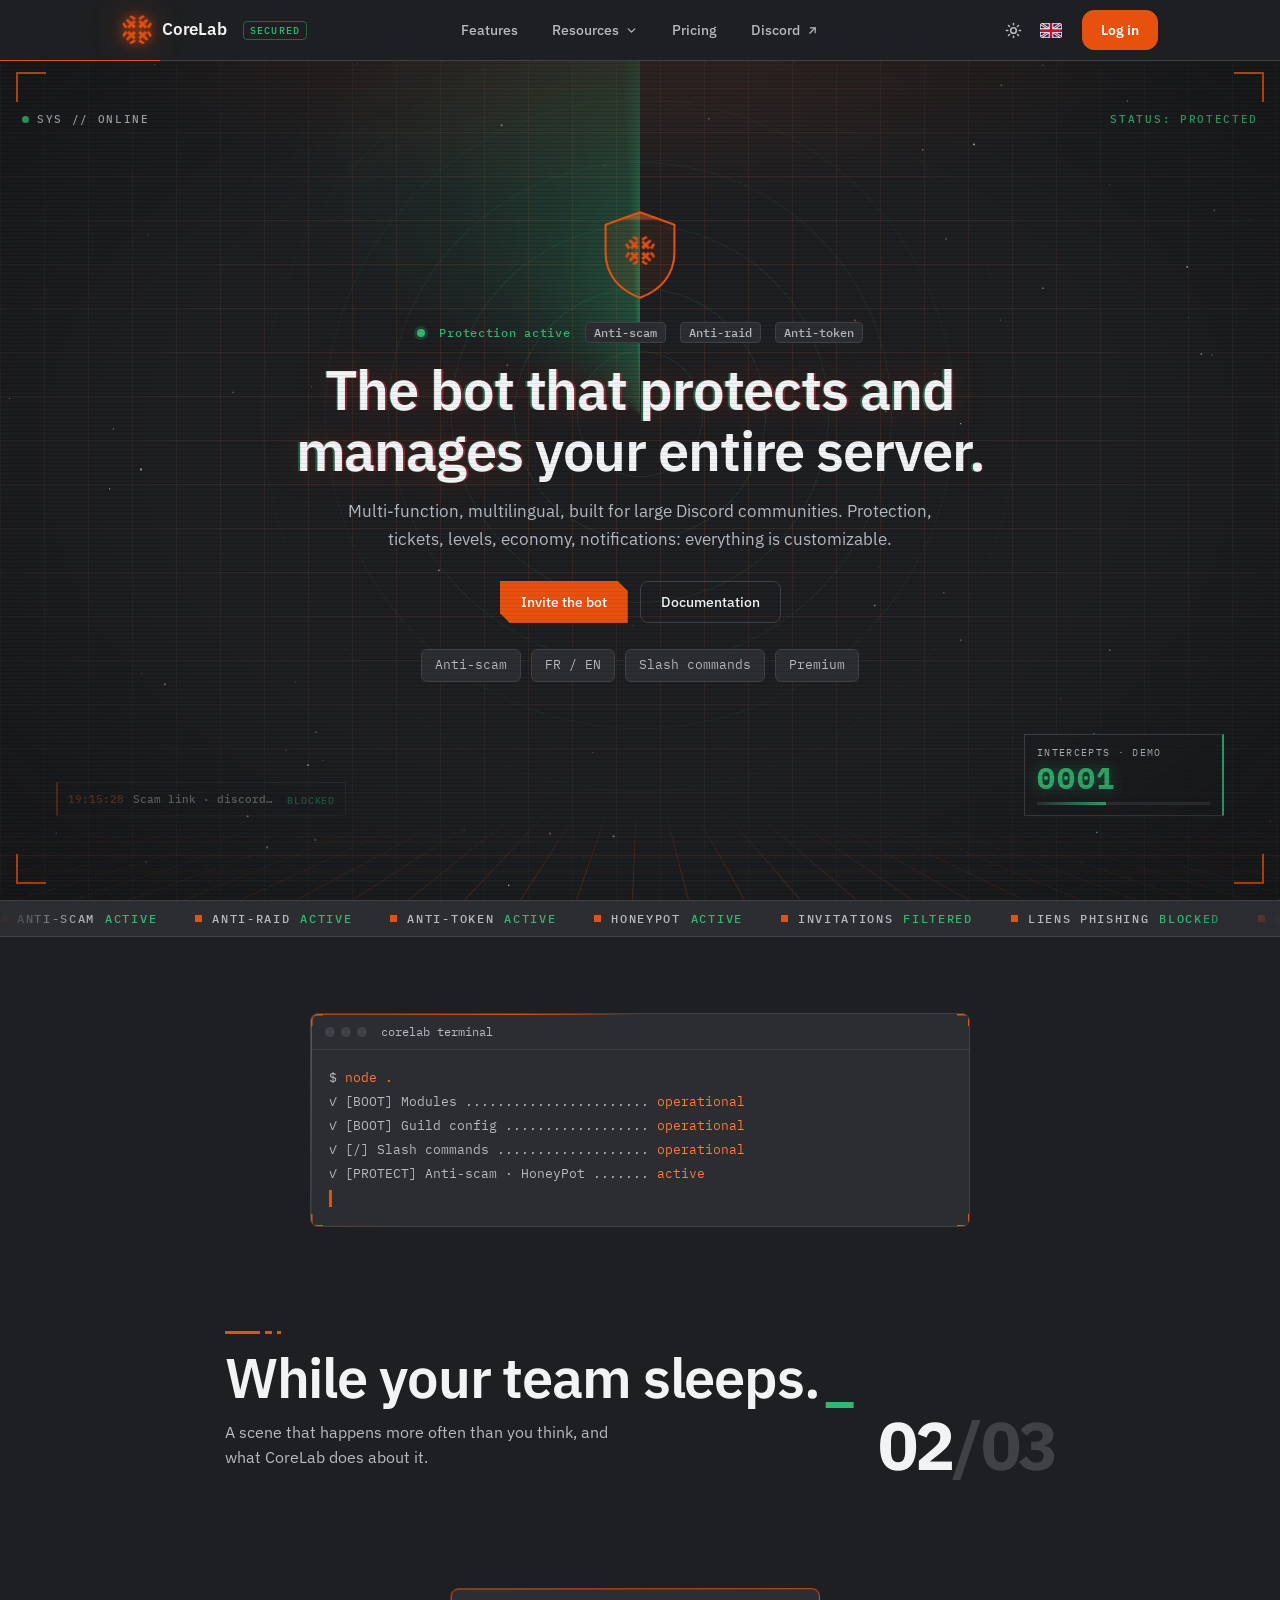
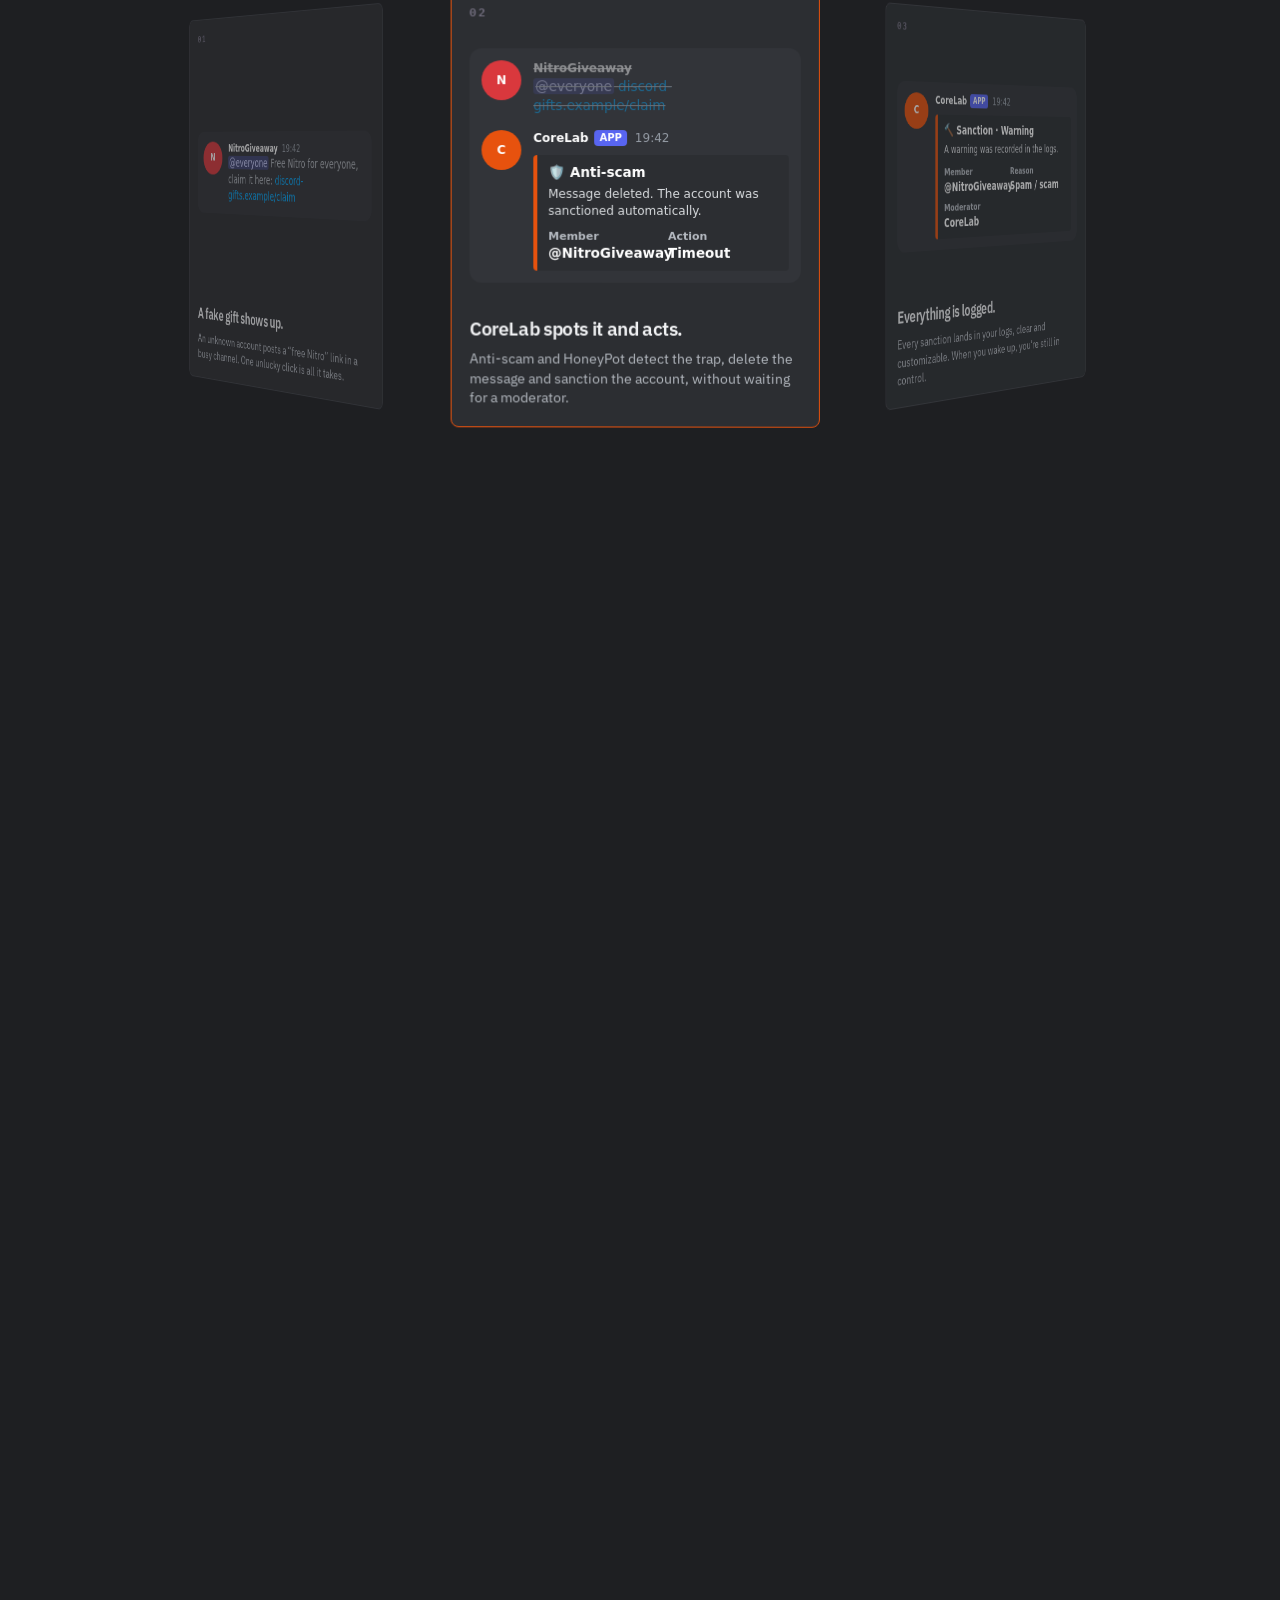
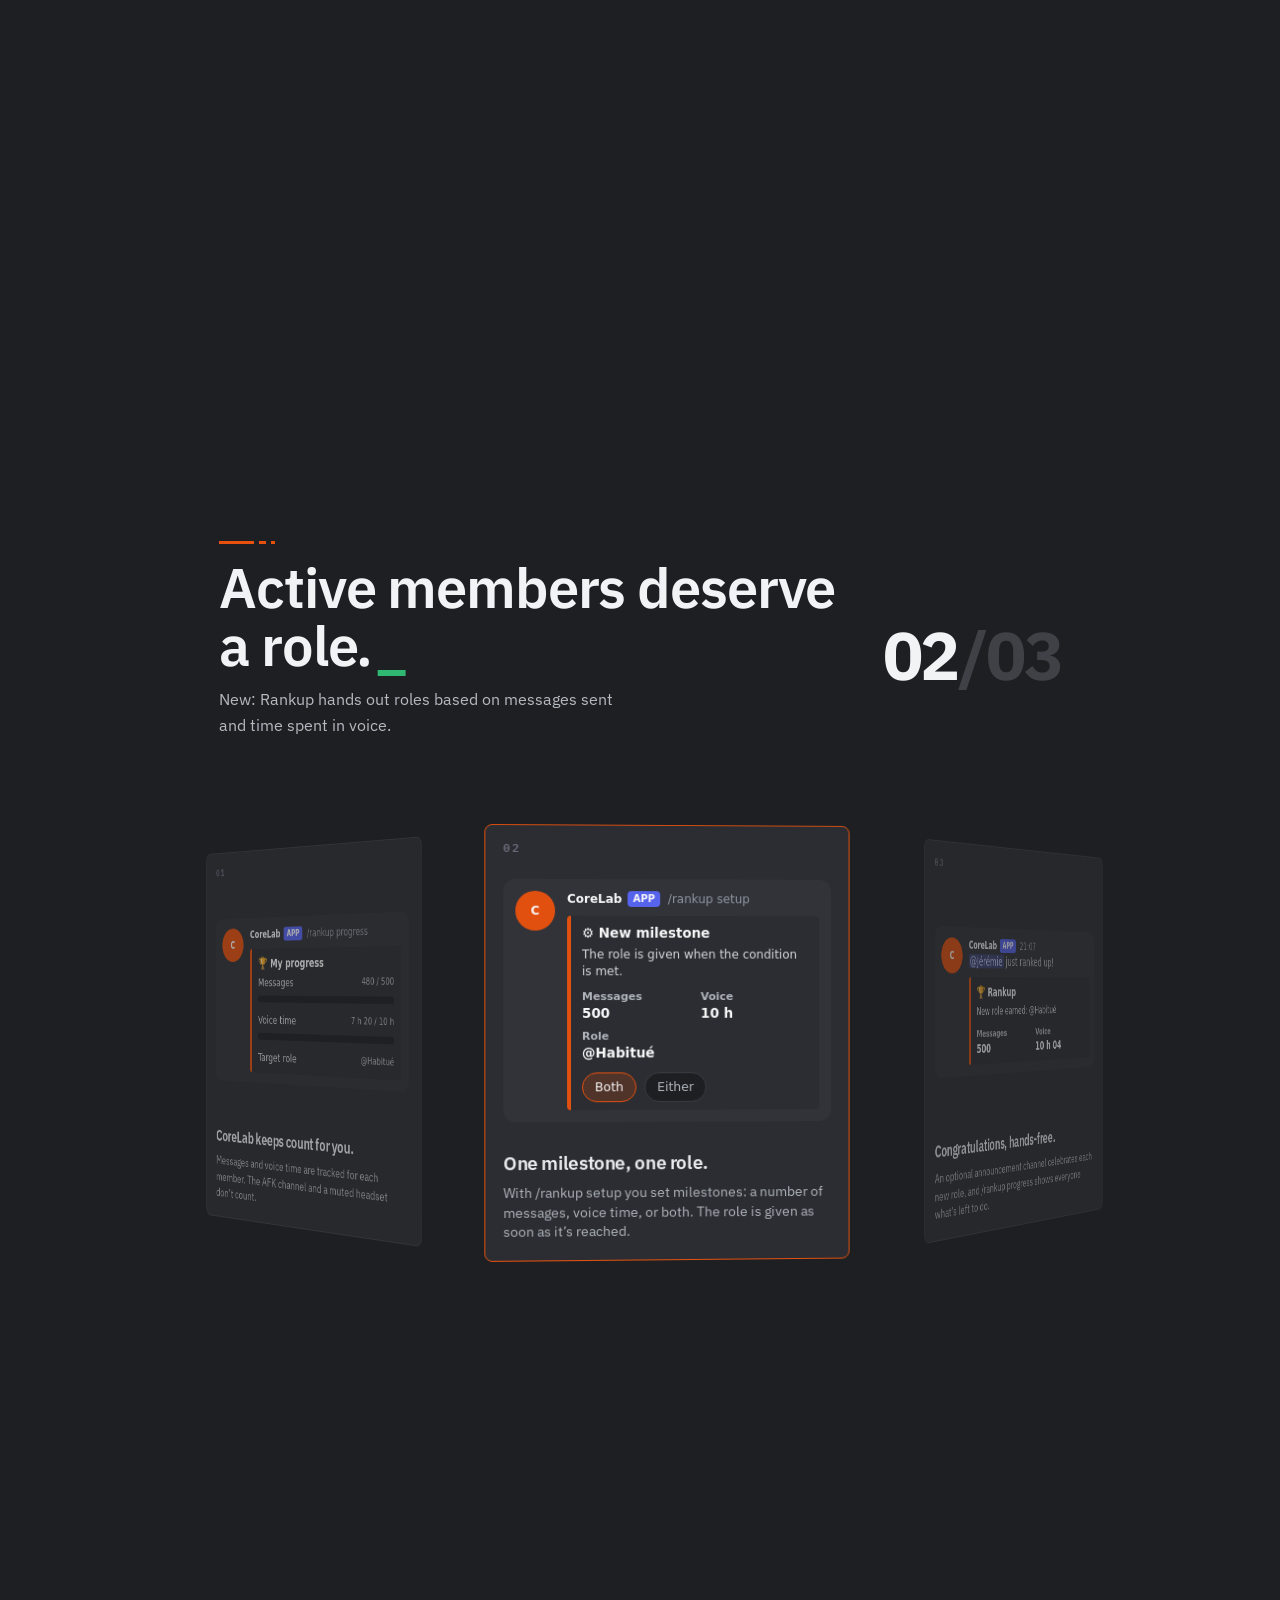
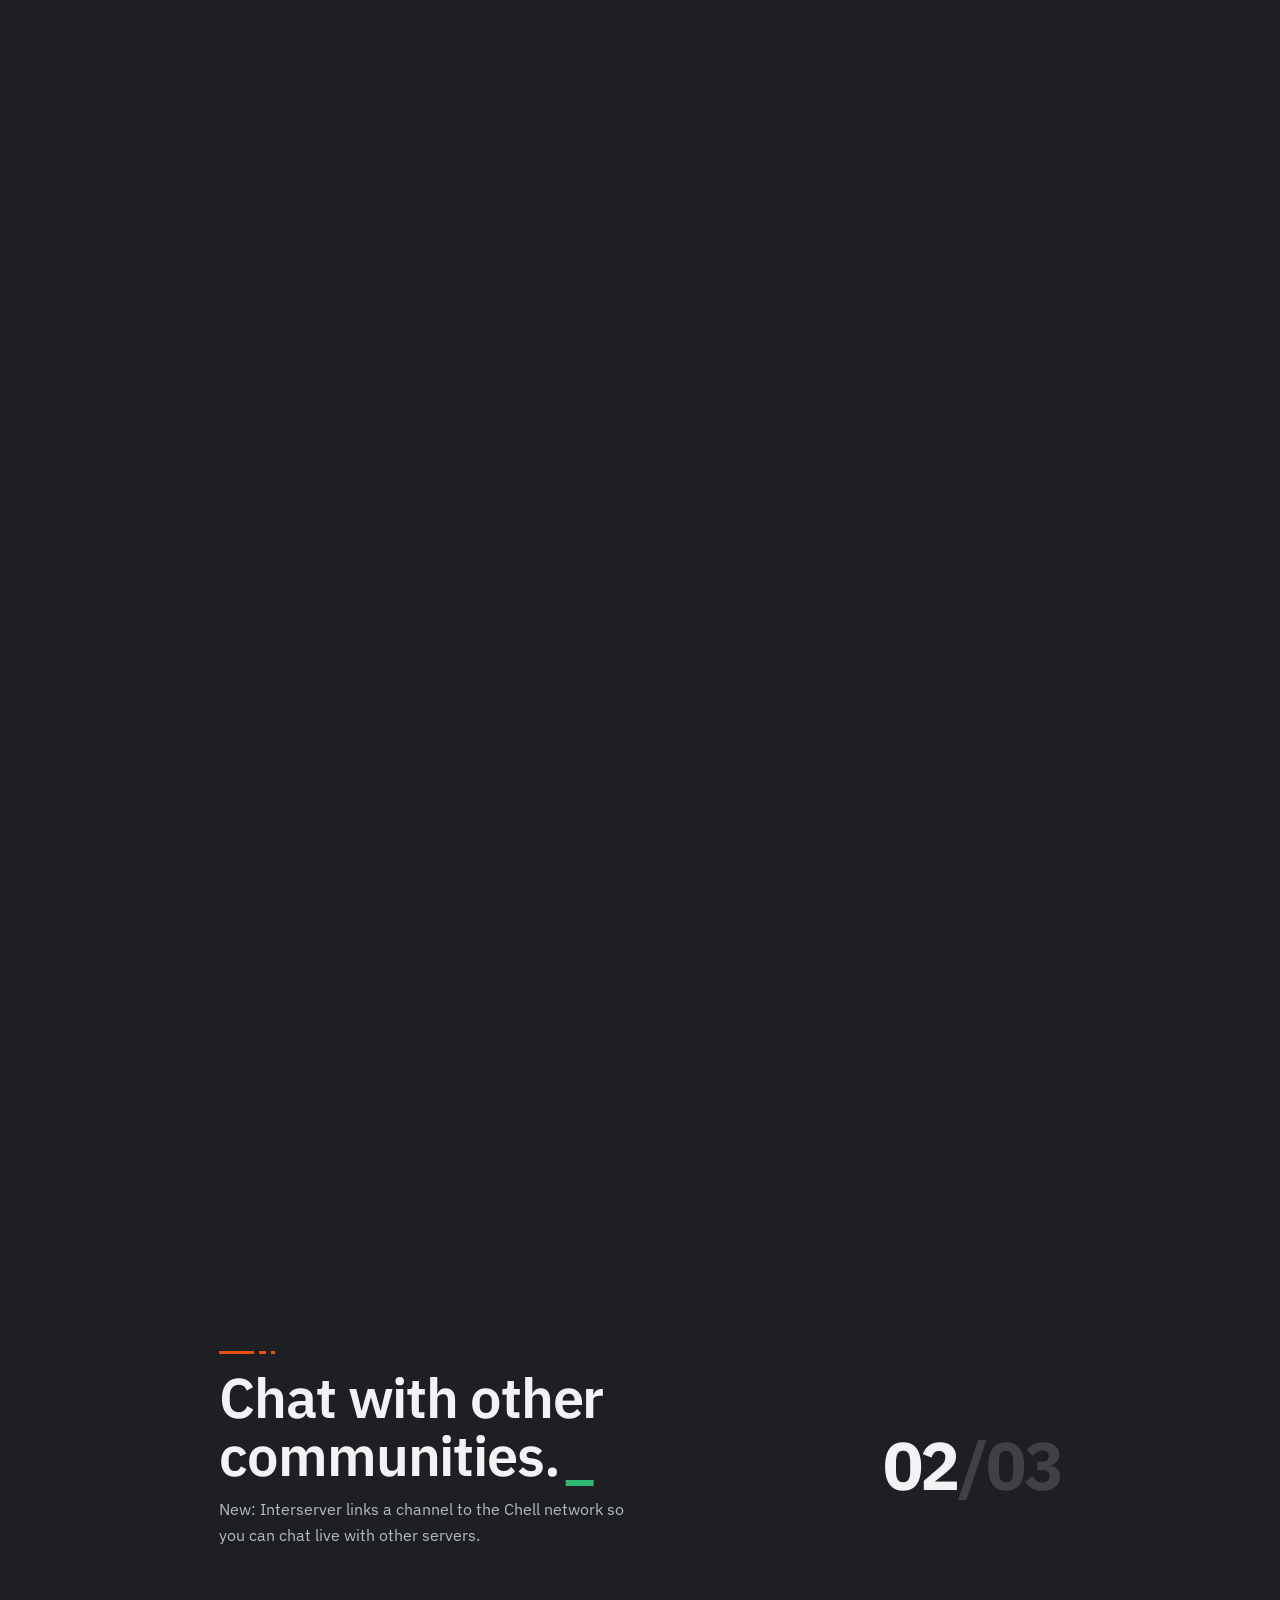
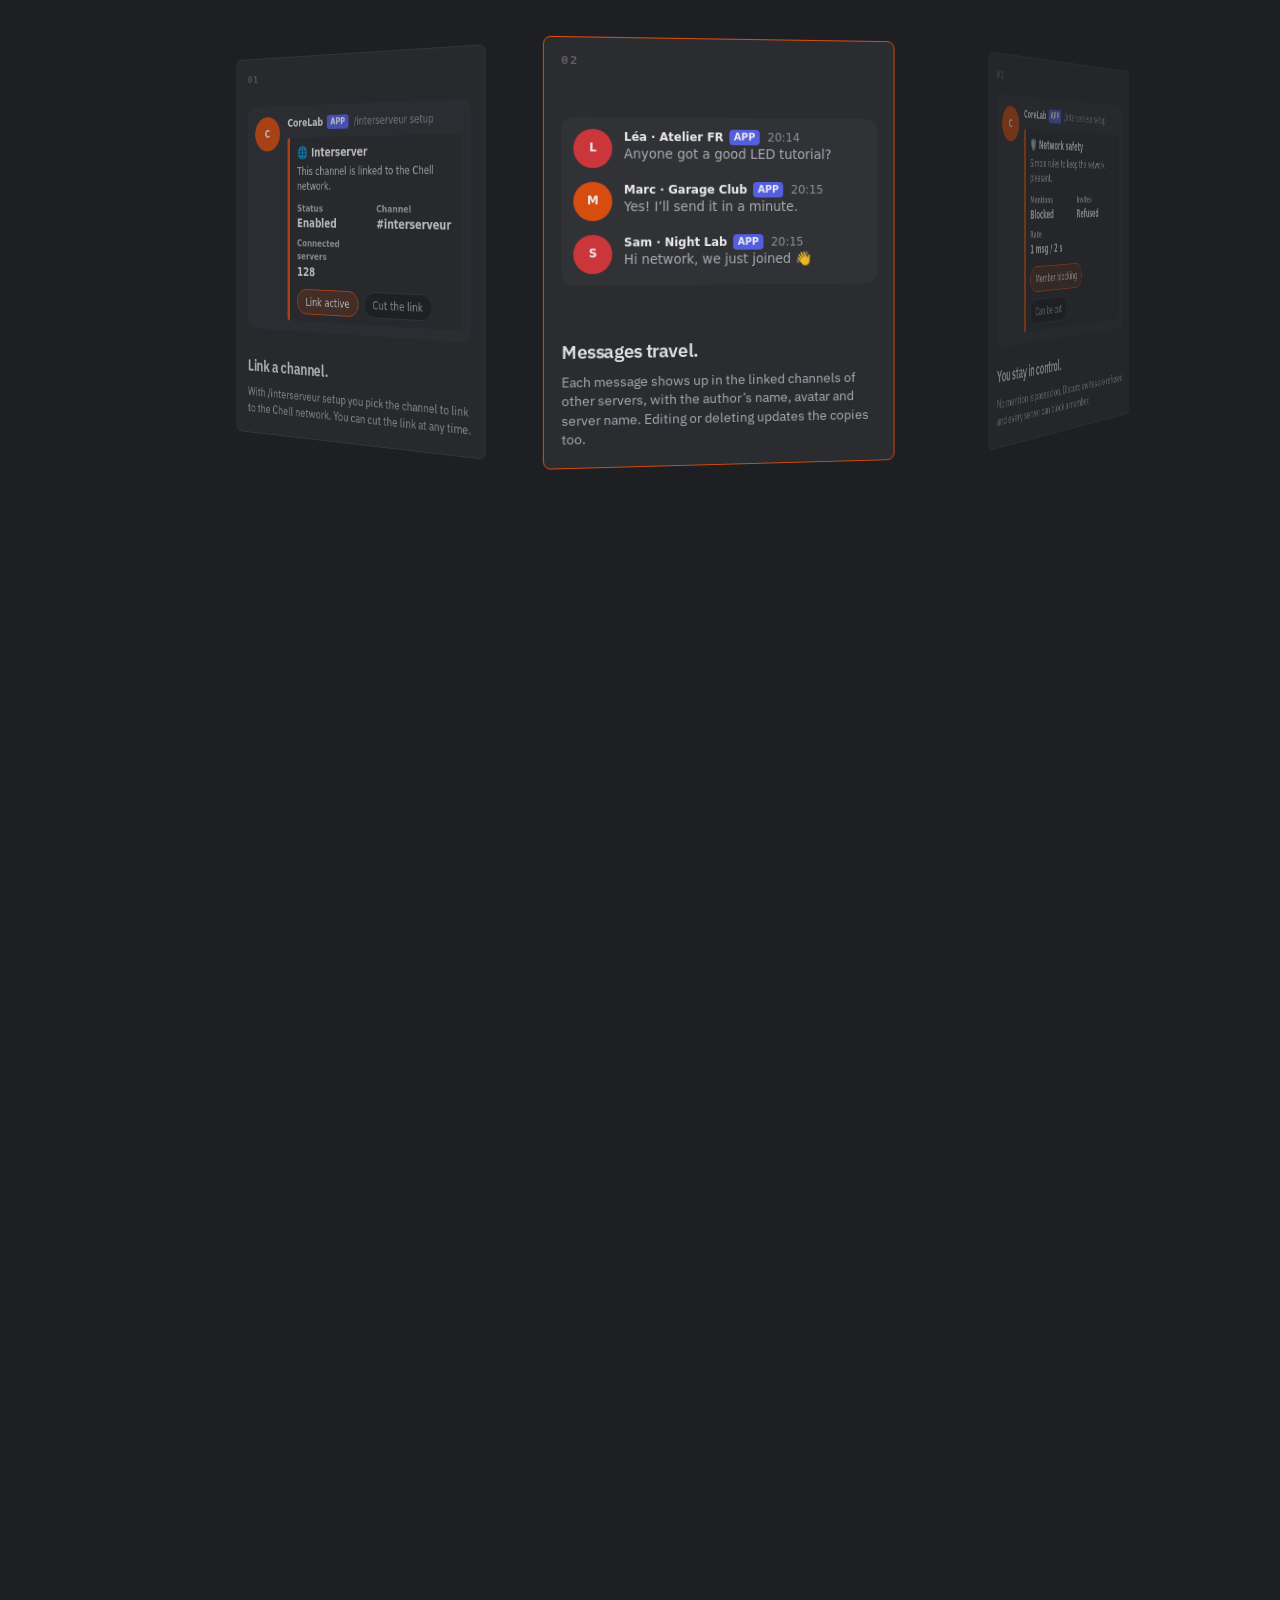
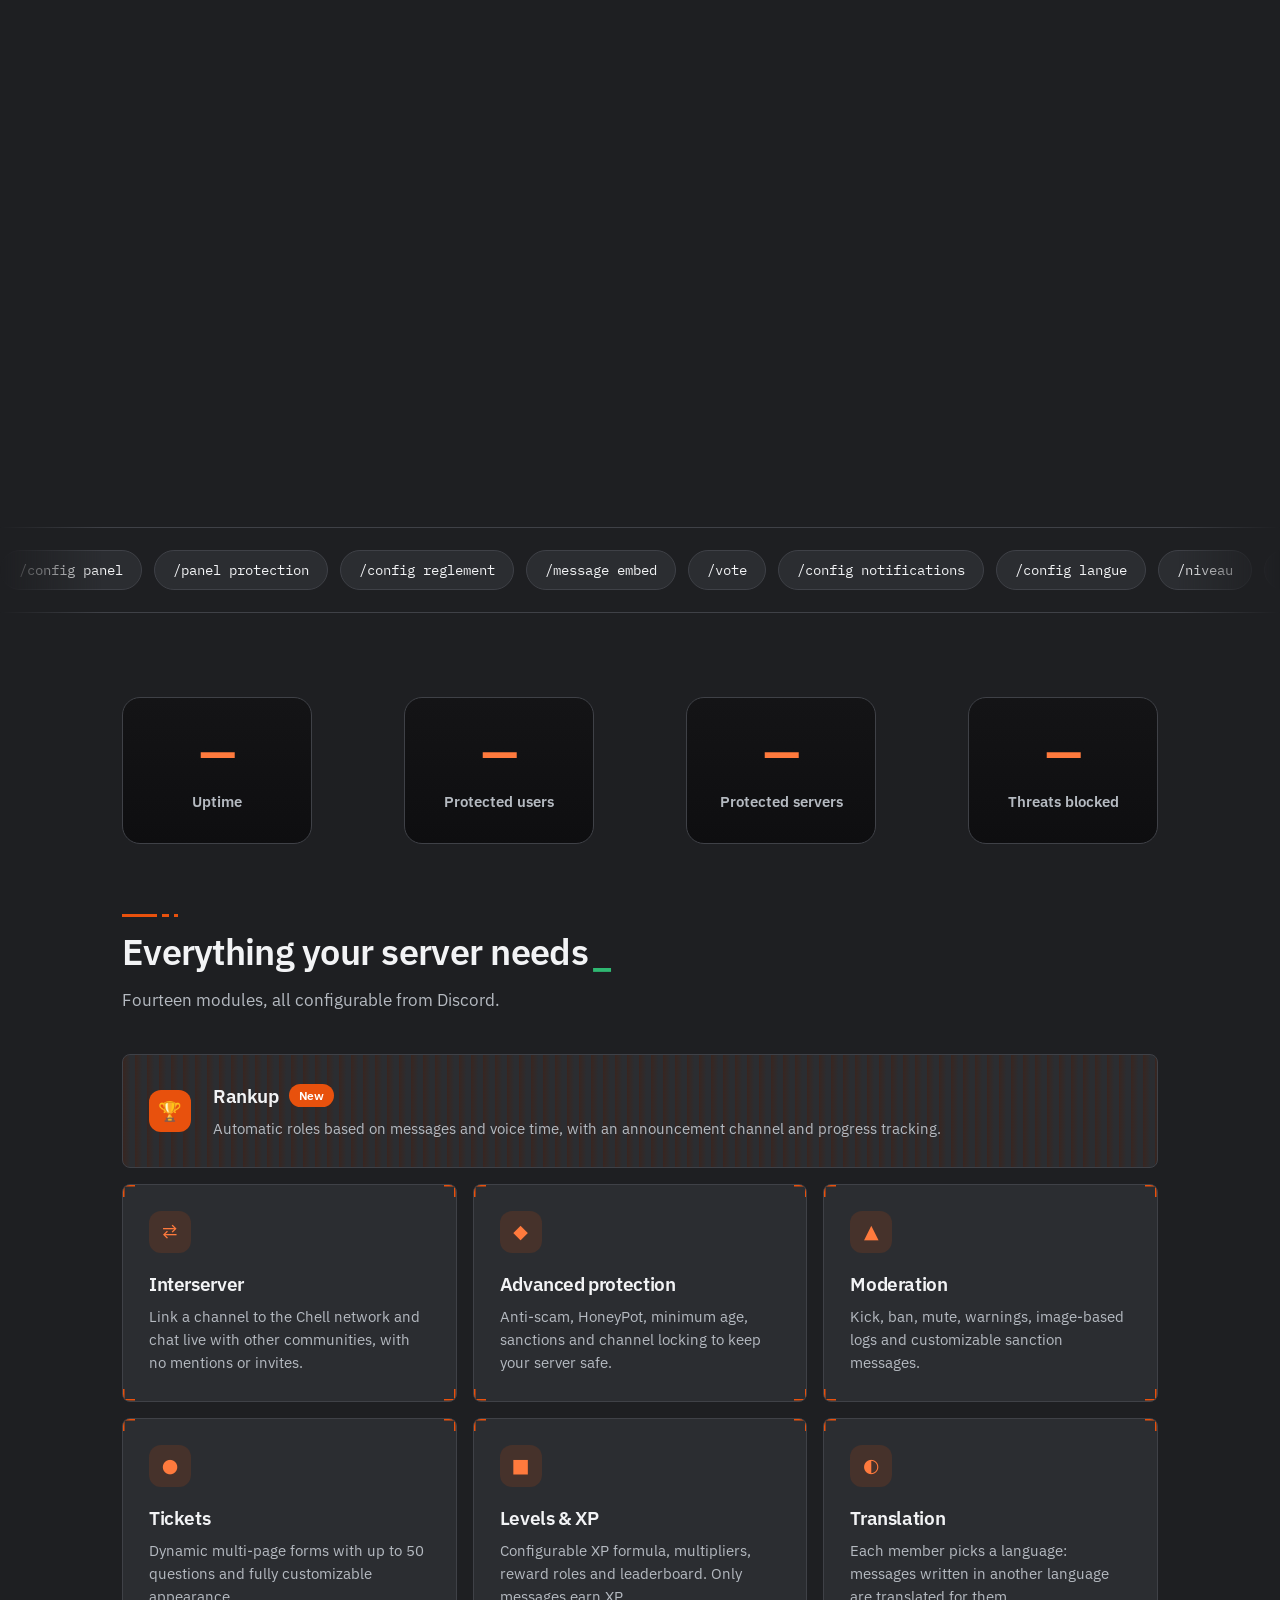
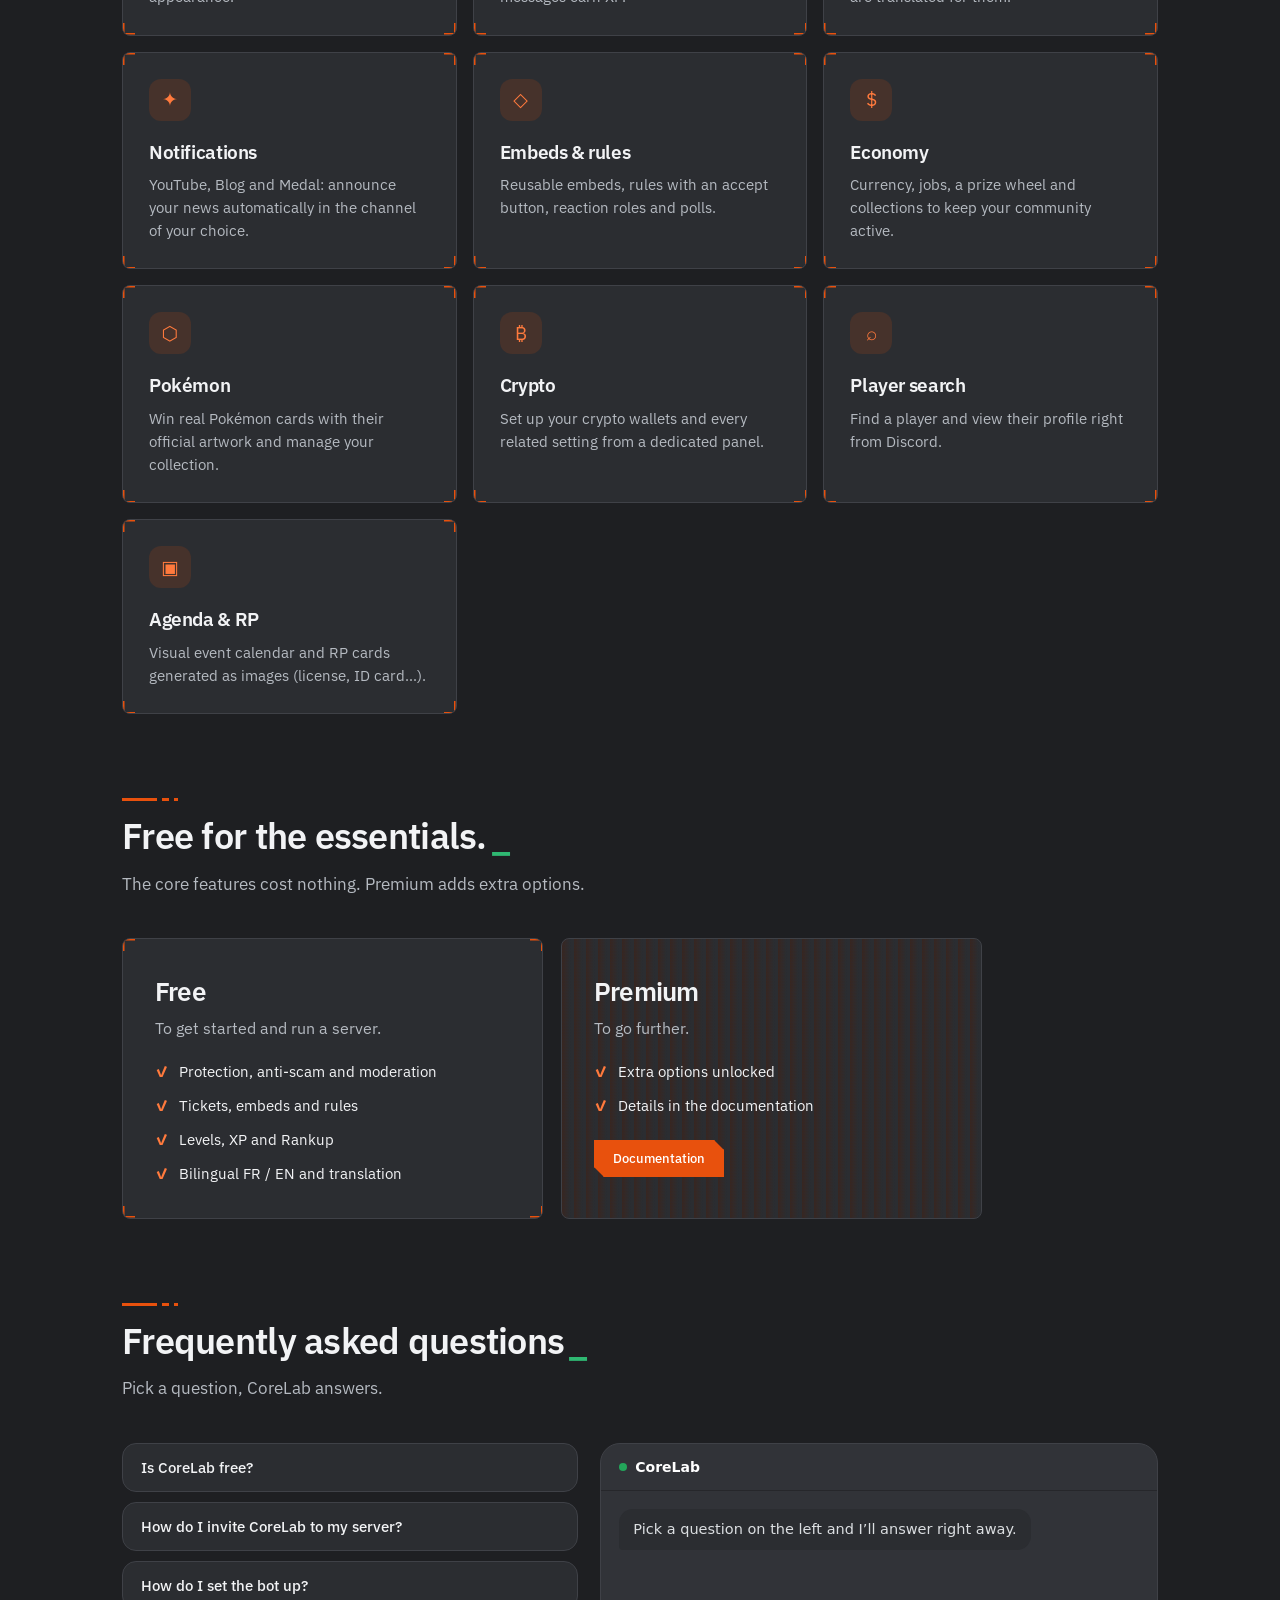
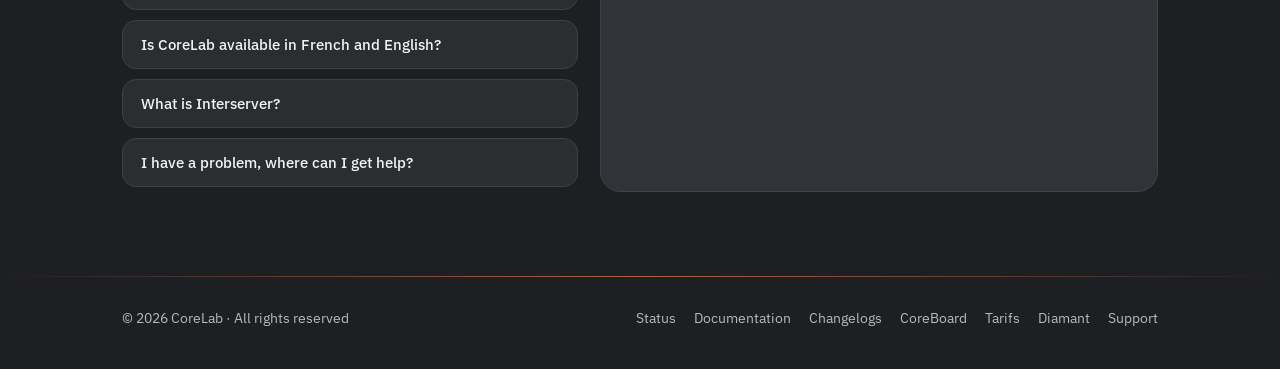
<file: index.html>
<!DOCTYPE html>
<html lang="fr">
<head>
<meta charset="utf-8">
<meta name="viewport" content="width=device-width, initial-scale=1, viewport-fit=cover">
<meta name="theme-color" content="#1e1f22">
<meta name="color-scheme" content="dark">
<meta name="description" content="CoreLab : le bot Discord multifonction qui protège et gère tout votre serveur. Anti-scam, tickets, niveaux, Rankup, Interserveur, économie, traduction.">
<link rel="icon" type="image/png" href="logo.png">
<link rel="preconnect" href="https://fonts.googleapis.com">
<link rel="preconnect" href="https://fonts.gstatic.com" crossorigin>
<link href="https://fonts.googleapis.com/css2?family=Bricolage+Grotesque:opsz,wght@12..96,400;12..96,600;12..96,800&display=swap" rel="stylesheet">
<script>document.documentElement.classList.add("js");try{if(sessionStorage.getItem("cl_intro"))document.documentElement.classList.add("seen");else sessionStorage.setItem("cl_intro","1")}catch(e){}try{var _t=localStorage.getItem("cl_theme");if(_t)document.documentElement.setAttribute("data-theme",_t)}catch(e){}</script>
<title>CoreLab</title>
<style>
:root{--bg:#1e1f22;--s1:#2b2d31;--s2:#313338;--ln:#3f4147;--tx:#f2f3f5;--mu:#b5bac1;--ac:#e8510d;--ac2:#ff7a3d;--r:16px;--f:"Bricolage Grotesque",system-ui,-apple-system,"Segoe UI",Roboto,sans-serif;--mono:ui-monospace,Menlo,Consolas,monospace;--nav:64px}
html{scroll-behavior:smooth;scroll-padding-top:calc(var(--nav) + env(safe-area-inset-top,0px));overflow-x:clip}
*,*::before,*::after{box-sizing:border-box}
body{margin:0;background:var(--bg);color:var(--tx);font-family:var(--f);line-height:1.55;overflow-x:clip;-webkit-font-smoothing:antialiased}
body::before{content:"";position:fixed;inset:0;z-index:-1;pointer-events:none;background:radial-gradient(ellipse 70% 50% at 50% -5%,rgba(232,81,13,.2),transparent 70%),radial-gradient(ellipse 50% 40% at 100% 60%,rgba(232,81,13,.06),transparent 70%)}
a{color:inherit;text-decoration:none}
::selection{background:var(--ac);color:#fff}
a:focus-visible,button:focus-visible,summary:focus-visible{outline:2px solid var(--ac2);outline-offset:3px}
img{max-width:100%}
.wrap{max-width:1120px;margin:0 auto;padding:0 22px}
section{position:relative}
.pad{padding:110px 0}

/* progress */
#prog{position:fixed;top:0;left:0;right:0;height:3px;z-index:60;background:var(--ac);transform-origin:0 50%;transform:scaleX(0)}

/* nav */
header{position:fixed;top:0;left:0;right:0;z-index:50;padding-top:env(safe-area-inset-top,0px);background:transparent;backdrop-filter:none;-webkit-backdrop-filter:none;border-bottom:0}
nav{height:var(--nav);display:flex;align-items:center;justify-content:space-between;gap:14px}
.logo{display:flex;align-items:center;gap:10px;font-weight:800;font-size:20px;letter-spacing:-.02em}
.logo img{width:30px;height:30px;border-radius:8px}
.right{display:flex;align-items:center;gap:10px}
.lang{display:flex;border:1px solid var(--ln);border-radius:999px;padding:3px;background:var(--s1)}
.lang button{border:0;background:transparent;color:var(--mu);font:600 12px var(--f);padding:6px 11px;border-radius:999px;cursor:pointer}
.lang button.on{background:var(--ac);color:#fff}
.btn{display:inline-flex;align-items:center;gap:8px;padding:13px 24px;border-radius:999px;border:1px solid var(--ac);background:var(--ac);color:#fff;font:600 15px var(--f);cursor:pointer;transition:transform .15s,box-shadow .15s}
.btn:hover{transform:translateY(-2px);box-shadow:0 8px 26px rgba(232,81,13,.4)}
.btn.ghost{background:transparent;border-color:var(--ln);color:var(--tx)}
.btn.ghost:hover{border-color:var(--mu);box-shadow:none}
.btn.sm{padding:9px 18px;font-size:13px}
.btn svg{width:16px;height:16px}
.burger{display:none;width:40px;height:40px;border:1px solid var(--ln);border-radius:12px;background:var(--s1);color:var(--tx);cursor:pointer;place-items:center}
.burger svg{width:20px;height:20px}

/* hero */
.intro{position:relative}
.js .intro:not(.static){height:calc(100svh * 2.7)}
.pin{position:relative;min-height:100svh;display:grid;place-items:center;padding-top:var(--nav)}
.js .intro:not(.static) .pin{position:sticky;top:0;height:100svh;overflow:hidden}
#dust{position:absolute;inset:0;width:100%;height:100%;display:none}
.js .intro:not(.static) #dust{display:block}
.heroTxt{position:relative;text-align:center;width:100%}
.js .intro:not(.static) .heroTxt{opacity:0;transform:translateY(26px);pointer-events:none;will-change:opacity,transform}
.hint{position:absolute;left:0;right:0;bottom:26px;margin:0}


/* nouvelle animation d'accueil */
.aur{position:absolute;inset:0;overflow:hidden;pointer-events:none}
.aur i{position:absolute;border-radius:50%;filter:blur(70px);background:radial-gradient(circle,rgba(232,81,13,.55),transparent 65%);animation:aur 16s ease-in-out infinite alternate;will-change:transform}
.aur i:nth-child(1){width:44vw;height:88%;left:-14vw;top:12%;border-radius:50%}
.aur i:nth-child(2){width:40vw;height:88%;right:-14vw;top:14%;background:radial-gradient(circle,rgba(255,122,61,.45),transparent 65%);animation-delay:-6s}
.aur i:nth-child(3){width:38vw;height:50%;left:31vw;bottom:-12%;animation-delay:-11s}
@keyframes aur{to{transform:translate3d(8vw,6vh,0) scale(1.2)}}
#net{position:absolute;inset:0;width:100%;height:100%;pointer-events:none}
.hub{position:relative;display:block;width:96px;height:96px;margin:0 auto 18px}
.hub::before,.hub::after{content:"";position:absolute;inset:-6px;border-radius:50%;border:1.5px solid rgba(255,122,61,.65);animation:hubp 3s ease-out infinite}
.hub::after{animation-delay:1.5s}
@keyframes hubp{from{transform:scale(.8);opacity:.9}to{transform:scale(2.1);opacity:0}}
.hlogo{position:relative;display:block;width:96px;height:96px;border-radius:22px;filter:drop-shadow(0 0 22px rgba(232,81,13,.7))}
.intro.static .pin{min-height:100svh;padding:calc(var(--nav) + 30px) 0 100px}
.intro.static .hint{display:flex;bottom:28px;animation:hbob 2.4s ease-in-out infinite}
@keyframes hbob{50%{transform:translateY(7px)}}
.aur,#net{-webkit-mask-image:linear-gradient(#000 90%,transparent);mask-image:linear-gradient(#000 90%,transparent)}
.heroTxt{z-index:3}
.heroTxt>*{animation:hin .8s both cubic-bezier(.2,.7,.2,1)}
.heroTxt>:nth-child(2){animation-delay:.1s}.heroTxt>:nth-child(3){animation-delay:.2s}.heroTxt>:nth-child(4){animation-delay:.3s}.heroTxt>:nth-child(5){animation-delay:.4s}.heroTxt>:nth-child(6){animation-delay:.5s}.heroTxt>:nth-child(7){animation-delay:.6s}
@keyframes hin{from{opacity:0;transform:translateY(22px)}}
@media(prefers-reduced-motion:reduce){.aur i,.hub::before,.hub::after,.heroTxt>*,.hint{animation:none}}
.termsec{padding:30px 0 70px}
.hi{font-size:clamp(18px,2.4vw,22px);color:var(--ac2);font-weight:600;margin:0}
h1{font-size:clamp(40px,7.4vw,84px);line-height:1;letter-spacing:-.04em;font-weight:800;margin:14px auto 20px;max-width:900px}
.sub{color:var(--mu);font-size:clamp(16px,2vw,19px);max-width:620px;margin:0 auto 30px}
.cta{display:flex;gap:12px;justify-content:center;flex-wrap:wrap}
.badge{display:inline-flex;align-items:center;gap:8px;padding:6px 14px;border:1px solid rgba(232,81,13,.45);border-radius:999px;font-size:13px;color:var(--mu);background:var(--s1);margin:0 auto 22px}
.dot{width:8px;height:8px;border-radius:50%;background:var(--ac);animation:p 2s infinite}
@keyframes p{50%{opacity:.25}}
.pills{display:flex;gap:10px;justify-content:center;flex-wrap:wrap;margin-top:26px;font-size:13px;color:var(--mu)}
.pills span{padding:5px 13px;border:1px solid var(--ln);border-radius:999px;background:var(--s1)}
.term{max-width:660px;margin:46px auto 0;text-align:left;background:var(--s1);border:1px solid var(--ln);border-radius:var(--r);overflow:hidden;width:100%}
.tb{display:flex;gap:6px;align-items:center;padding:10px 14px;border-bottom:1px solid var(--ln);font:12px var(--mono);color:var(--mu)}
.tb i{width:10px;height:10px;border-radius:50%;background:var(--ln)}
.tb span{margin-left:8px}
.term pre{margin:0;padding:16px 18px;font:13px/1.85 var(--mono);color:var(--mu);overflow-x:auto}
.term pre em{color:var(--ac2);font-style:normal}
.term .ln{display:block;opacity:1}.js .term:not(.go) .ln{opacity:0}.term.go .ln{opacity:0;animation:ln .4s forwards}
.term .ln:nth-child(1){animation-delay:.5s}.term .ln:nth-child(2){animation-delay:1s}.term .ln:nth-child(3){animation-delay:1.5s}.term .ln:nth-child(4){animation-delay:2s}.term .ln:nth-child(5){animation-delay:2.5s}
@keyframes ln{to{opacity:1}}
.adopt{margin:54px auto 0;text-align:center}
.adopt[hidden]{display:none}
.ad-t{margin:0 0 18px;font-size:15px;color:var(--mu)}.ad-t b{color:var(--tx);font-weight:700}
.ad-mq{overflow:hidden;mask-image:linear-gradient(90deg,transparent,#000 10%,#000 90%,transparent);-webkit-mask-image:linear-gradient(90deg,transparent,#000 10%,#000 90%,transparent)}
.ad-in{display:flex;gap:14px;width:max-content;animation:adm var(--d,60s) linear infinite}
.ad-mq:hover .ad-in{animation-play-state:paused}
@keyframes adm{to{transform:translateX(-50%)}}
.ad-c{display:flex;align-items:center;gap:12px;flex:none;width:250px;padding:10px 14px;border:1px solid var(--ln);border-radius:14px;background:var(--s1);text-align:left}
.ad-c img,.ad-c .ad-a{width:42px;height:42px;flex:none;border-radius:10px;object-fit:cover;background:var(--s2)}
.ad-c .ad-a{display:grid;place-items:center;font-weight:800;font-size:16px;color:var(--mu)}
.ad-c div{min-width:0}.ad-c b{display:block;font-size:14px;font-weight:700;white-space:nowrap;overflow:hidden;text-overflow:ellipsis}
.ad-c small{display:block;margin-top:2px;font-size:12px;color:var(--mu)}
.ad-st{display:inline-flex;align-items:center;gap:8px;margin-top:18px;font-size:13px;color:var(--mu)}
.ad-st:hover{color:var(--tx)}.ad-st i{width:9px;height:9px;border-radius:50%;background:#34d27b;box-shadow:0 0 0 3px rgba(52,210,123,.18)}
.ad-st i.off{background:#e5484d;box-shadow:0 0 0 3px rgba(229,72,77,.18)}
.down{margin:40px auto 0;display:flex;flex-direction:column;align-items:center;gap:10px;color:var(--mu);font-size:13px}
.down i{display:block;width:1px;height:42px;background:linear-gradient(var(--ac),transparent);animation:dn 1.8s infinite}
@keyframes dn{0%{transform:scaleY(0);transform-origin:top}50%{transform:scaleY(1);transform-origin:top}51%{transform-origin:bottom}100%{transform:scaleY(0);transform-origin:bottom}}

/* titles */
h2{font-size:clamp(30px,4.6vw,52px);line-height:1.05;letter-spacing:-.035em;font-weight:800;margin:0 0 14px}
.lead{color:var(--mu);font-size:17px;max-width:560px;margin:0 0 10px}
.head{margin-bottom:56px}

/* carrousel 3D piloté par le scroll */
.pad.cvs{padding:0 0 40px}
.cv-top{display:flex;justify-content:space-between;align-items:flex-start;gap:24px;padding-top:34px}
.cv-top .head{margin:0;max-width:640px}
.cv-top h2{font-size:clamp(30px,4.4vw,58px);line-height:1.02}
.cv-top h2 em{color:var(--ac2);font-style:normal;text-shadow:0 0 30px rgba(232,81,13,.55)}
.cv-top .lead{font-size:clamp(14px,1.4vw,16px);max-width:420px;margin:12px 0 0}
.cv-count{font-weight:800;font-size:clamp(38px,5.2vw,68px);line-height:1;letter-spacing:-.04em;font-variant-numeric:tabular-nums;white-space:nowrap;margin-top:clamp(40px,9vh,90px)}
.cv-count b{color:#fff;font-weight:800}.cv-count span{color:rgba(255,255,255,.22)}
.cv-ring{position:relative;flex:1;min-height:0;perspective:1500px;perspective-origin:50% 40%;--cw:min(370px,74vw);--ch:min(var(--chmax,440px),calc(100% - 8px))}
.cv-card{position:absolute;inset:0;margin:auto;width:var(--cw);height:var(--ch);display:flex;flex-direction:column;padding:16px 18px 18px;background:linear-gradient(170deg,#1b1a22,#131218);border:1px solid var(--ln);border-radius:6px;box-shadow:0 30px 60px rgba(0,0,0,.45);transition:border-color .35s,box-shadow .35s;cursor:pointer;will-change:transform,opacity;backface-visibility:hidden}
.cv-card.on{border-color:var(--ac);box-shadow:0 30px 70px rgba(0,0,0,.5),0 0 38px rgba(232,81,13,.16)}
.cv-n{font:700 11px var(--mono);letter-spacing:.14em;color:#6f6b7c;margin-bottom:10px}
.cv-vis{flex:1;min-height:0;display:flex;align-items:center;justify-content:center;overflow:hidden;margin-bottom:12px}
.cv-vis .dm{width:100%;padding:12px;font-size:12px;box-shadow:none}
.cv-vis .emb{padding:8px 11px}.cv-vis .emb h4{font-size:13.5px}.cv-vis .emb p{font-size:12px}
.cv-vis .flds{gap:6px 10px;margin-top:8px}
.cv-card h3{margin:0 0 6px;font-size:19px;letter-spacing:-.02em}
.cv-card p{margin:0;color:var(--mu);font-size:13.5px;line-height:1.45}
/* sans JS : simple liste */
.cv-ring{display:grid;gap:18px;padding:30px 0}
.cv-card{position:static;margin:0;width:auto;height:auto}
.cv-count{display:none}
.js .cv{height:calc(100svh - var(--nav) + (var(--n) - 1)*85vh)}
.js .cv-pin{position:sticky;top:var(--nav);height:calc(100svh - var(--nav));display:flex;flex-direction:column}
.js .cv-ring{display:block;padding:0}
.js .cv-card{position:absolute;inset:0;margin:auto;width:var(--cw);height:var(--ch)}
.js .cv-count{display:block}

/* discord mock */
.dm{background:#313338;border-radius:12px;padding:16px;color:#dbdee1;font:14px/1.4 system-ui,-apple-system,"Segoe UI",sans-serif;text-align:left;box-shadow:0 18px 40px rgba(0,0,0,.35)}
.dm .row{display:flex;gap:12px}
.av{width:40px;height:40px;border-radius:50%;background:var(--ac);color:#fff;display:grid;place-items:center;font-weight:700;flex:none}
.av.g{background:#5865f2}.av.r{background:#da373c}
.nm{font-weight:600;color:#fff}
.tag{display:inline-block;background:#5865f2;color:#fff;font-size:10px;font-weight:600;padding:1px 5px;border-radius:4px;margin-left:6px;vertical-align:1px}
.ts{color:#949ba4;font-size:12px;margin-left:8px;font-weight:400}
.msg{margin:2px 0 0}
.msg a{color:#00a8fc}
.msg .ment{background:rgba(88,101,242,.3);color:#c9cdfb;border-radius:3px;padding:0 2px}
.emb{margin-top:8px;border-left:4px solid var(--ac);background:#2b2d31;border-radius:4px;padding:10px 14px}
.emb h4{margin:0 0 4px;font-size:15px;color:#fff}
.emb p{margin:0;color:#dbdee1;font-size:13.5px}
.flds{display:grid;grid-template-columns:repeat(auto-fit,minmax(110px,1fr));gap:8px 14px;margin-top:10px}
.fl small{display:block;color:#b5bac1;font-size:11px;font-weight:700}
.fl b{color:#fff;font-size:13.5px;font-weight:600}
.bt{display:inline-block;margin-top:10px;background:#5865f2;color:#fff;padding:6px 14px;border-radius:4px;font-weight:600;font-size:13px}
.gone{opacity:.45;text-decoration:line-through}
.sys{display:flex;gap:8px;align-items:center;color:#949ba4;font-size:12.5px;margin-top:8px}
.bar{height:8px;background:#1e1f22;border-radius:99px;overflow:hidden;margin:6px 0 12px}
.bar i{display:block;height:100%;width:0;background:var(--ac);border-radius:99px;transition:width 1.1s .25s cubic-bezier(.2,.8,.2,1)}
.cv-card.on .bar i{width:var(--w)}
.rl{display:flex;justify-content:space-between;font-size:13px;color:#dbdee1}
.rl small{color:#b5bac1}
.chipsm{display:flex;gap:8px;margin-top:10px;flex-wrap:wrap}
.chipsm span{padding:5px 12px;border-radius:999px;font-size:12.5px;background:#1e1f22;color:#b5bac1;border:1px solid #3a3c42}
.chipsm span.on{background:rgba(232,81,13,.2);border-color:var(--ac);color:#fff}

/* features */
.grid{display:grid;grid-template-columns:repeat(3,1fr);gap:16px}
.card{padding:26px;background:var(--s1);border:1px solid var(--ln);border-radius:var(--r);transition:transform .2s,border-color .2s}
.card:hover{transform:translateY(-4px);border-color:var(--ac)}
.card .ic{width:42px;height:42px;border-radius:12px;background:rgba(232,81,13,.14);color:var(--ac2);display:grid;place-items:center;font-size:19px;margin-bottom:16px}
.card h3{margin:0 0 6px;font-size:19px;letter-spacing:-.02em}
.card p{margin:0;color:var(--mu);font-size:14.5px}
.card.wide{grid-column:1/-1;display:flex;gap:22px;align-items:center;border-color:rgba(232,81,13,.5);background:linear-gradient(120deg,rgba(232,81,13,.14),var(--s1) 60%)}
.card.wide .ic{margin:0;flex:none;background:var(--ac);color:#fff}
.card.wide .new{display:inline-block;margin-left:10px;padding:2px 10px;border-radius:999px;background:var(--ac);color:#fff;font-size:12px;font-weight:600;vertical-align:3px}

/* previews */
.dcs{display:grid;grid-template-columns:repeat(3,1fr);gap:18px}
.dcs figure{margin:0}
.dcs figcaption{margin-top:12px;color:var(--mu);font-size:14px}

/* stats */
.kp{display:grid;grid-template-columns:repeat(4,auto);justify-content:space-between;gap:18px;margin:0 0 70px}
.kpi{min-width:190px;padding:30px 28px;text-align:center;background:linear-gradient(180deg,#141416,#0e0e10);border:1px solid var(--ln);border-radius:18px}
.kpi b{display:block;font-size:clamp(34px,4.4vw,48px);line-height:1;letter-spacing:-.04em;font-weight:800;color:var(--ac2);font-variant-numeric:tabular-nums}
.kpi span{display:block;margin-top:14px;color:var(--mu);font-size:14.5px;font-weight:600}
@media(max-width:900px){.kp{grid-template-columns:1fr 1fr;justify-content:stretch}.kpi{min-width:0}}
.stats{display:grid;grid-template-columns:repeat(4,1fr);gap:1px;border:1px solid var(--ln);border-radius:24px;background:var(--ln);overflow:hidden}
.stat{padding:34px 18px;text-align:center;background:var(--s1)}

.stat b{display:block;font-size:clamp(34px,5vw,60px);letter-spacing:-.04em;line-height:1;color:var(--ac2);font-weight:800;font-variant-numeric:tabular-nums}
.stat span{display:block;margin-top:10px;color:var(--mu);font-size:14px}
.live{display:flex;align-items:center;gap:8px;margin-top:16px;color:var(--mu);font-size:13px}

/* free */
.plans{display:grid;grid-template-columns:repeat(2,1fr);gap:18px;max-width:860px}
.plan{padding:32px;border:1px solid var(--ln);border-radius:24px;background:var(--s1)}
.plan.pr{border-color:rgba(232,81,13,.55);background:linear-gradient(150deg,rgba(232,81,13,.14),var(--s1) 65%)}
.plan h3{margin:0 0 4px;font-size:26px;letter-spacing:-.03em}
.plan>p{margin:0 0 18px;color:var(--mu)}
.plan ul{list-style:none;margin:0;padding:0;display:grid;gap:10px;font-size:15px}
.plan li{display:flex;gap:10px}
.plan li::before{content:"✓";color:var(--ac2);font-weight:800}

/* commands marquee */
.mq{overflow:hidden;border-block:1px solid var(--ln);padding:22px 0;mask-image:linear-gradient(90deg,transparent,#000 8%,#000 92%,transparent);-webkit-mask-image:linear-gradient(90deg,transparent,#000 8%,#000 92%,transparent)}
.mq-in{display:flex;gap:12px;width:max-content;animation:mq 40s linear infinite}
.mq:hover .mq-in{animation-play-state:paused}
.mq code{padding:10px 18px;border:1px solid var(--ln);border-radius:999px;background:var(--s1);font:14px var(--mono);white-space:nowrap}
@keyframes mq{to{transform:translateX(-50%)}}

/* faq chat */
.faqbox{display:grid;grid-template-columns:.9fr 1.1fr;gap:22px;align-items:start}
.qs{display:flex;flex-direction:column;gap:10px}
.qs button{text-align:left;padding:14px 18px;border:1px solid var(--ln);border-radius:14px;background:var(--s1);color:var(--tx);font:500 15px var(--f);cursor:pointer;transition:border-color .15s,background .15s}
.qs button:hover{border-color:var(--mu)}
.qs button.on{border-color:var(--ac);background:rgba(232,81,13,.12)}
.chat{background:#313338;border:1px solid var(--ln);border-radius:20px;overflow:hidden;font-family:system-ui,-apple-system,"Segoe UI",sans-serif}
.chat .top{padding:12px 18px;border-bottom:1px solid #26272b;color:#fff;font-weight:600;display:flex;align-items:center;gap:8px;font-size:14px}
.chat .top i{width:8px;height:8px;border-radius:50%;background:#23a55a}
.chat .body{padding:18px;display:flex;flex-direction:column;gap:14px;min-height:300px;max-height:420px;overflow-y:auto}
.b{max-width:88%;padding:10px 14px;border-radius:14px;font-size:14.5px;line-height:1.45;animation:in .3s}
.b.u{align-self:flex-end;background:var(--ac);color:#fff;border-bottom-right-radius:4px}
.b.c{align-self:flex-start;background:#2b2d31;color:#dbdee1;border-bottom-left-radius:4px}
.b.t{display:flex;gap:4px;padding:14px}
.b.t i{width:7px;height:7px;border-radius:50%;background:#949ba4;animation:bl 1s infinite}
.b.t i:nth-child(2){animation-delay:.15s}.b.t i:nth-child(3){animation-delay:.3s}
@keyframes bl{50%{opacity:.25}}
@keyframes in{from{opacity:0;transform:translateY(6px)}}

/* cta + footer */
.final{text-align:center;padding:120px 0}
.final p{color:var(--mu);font-size:18px;max-width:520px;margin:0 auto 30px}
footer{border-top:1px solid var(--ln);padding:30px 0 40px;color:var(--mu);font-size:13.5px}
footer .wrap{display:flex;justify-content:space-between;flex-wrap:wrap;gap:14px}
footer nav{height:auto;gap:18px}footer a:hover{color:var(--tx)}

/* reveal */
.js .rv{opacity:0;transform:translateY(16px);transition:opacity .55s,transform .55s}
.js .rv.in{opacity:1;transform:none}

/* responsive */
@media(max-width:1020px){
.burger{display:grid}
.nvp{position:absolute;top:calc(var(--nav) + 8px);left:0;right:0;transform:none;flex-direction:column;align-items:stretch;gap:2px;padding:8px;border-radius:16px;background:rgba(30,31,34,.97);display:none}
.nvp.open{display:flex}
.nvp>a,.nvp .dd-b{padding:13px 14px;font-size:16px;width:100%;justify-content:space-between}
.nvp .dd-m{position:static;transform:none;min-width:0;box-shadow:none;border:0;background:transparent;padding:2px 0 6px 10px;animation:none}
.ubtn .un{display:none}.ubtn{padding:0 10px 0 8px}
}
@media(max-width:860px){
.pad{padding:80px 0}
.cv-top{padding-top:18px}.cv-top .lead{display:none}.cv-count{margin-top:6px}
.cv-ring{--cw:min(300px,76vw);--chmax:560px}.cv-vis .dm{font-size:11.5px}
.grid,.dcs{grid-template-columns:1fr}
.card.wide{flex-direction:column;align-items:flex-start}
.stats{grid-template-columns:1fr 1fr}
.plans,.faqbox{grid-template-columns:1fr}
}
@media(prefers-reduced-motion:reduce){
html{scroll-behavior:auto}
.mq-in,.dot,.down i,.ad-in{animation:none}
.term .ln{animation:none;opacity:1}
.js .rv{opacity:1;transform:none;transition:none}
.cv-card{transition:none}
.bar i{transition:none}
}

/* compteurs en direct */
.stat b[data-f]{font-size:clamp(26px,3.6vw,44px)}
.stat b.bump{animation:bump .7s}
@keyframes bump{30%{color:#fff;transform:scale(1.07)}}
.live .dot.off{background:#6b6877;animation:none}
.live #liveState{color:var(--tx);font-weight:600}

@media(prefers-reduced-motion:reduce){.stat b.bump{animation:none}}

/* barre du haut (look Spider) */
header nav{position:relative}
.nvp{position:absolute;left:50%;transform:translateX(-50%);display:flex;align-items:center;gap:2px;padding:5px;border:1px solid var(--ln);border-radius:14px;background:rgba(43,45,49,.72)}
.nvp>a,.dd-b{display:inline-flex;align-items:center;gap:6px;padding:9px 16px;border:0;border-radius:10px;background:none;color:var(--mu);font:500 14.5px var(--f);cursor:pointer;white-space:nowrap;transition:color .15s,background .15s}
.nvp>a:hover,.nvp>a.on,.dd-b:hover,.dd.open>.dd-b{color:var(--tx);background:var(--s2)}
.nvp svg,.dd-b svg{width:13px;height:13px;fill:none;stroke:currentColor;stroke-width:2.2;stroke-linecap:round;stroke-linejoin:round;flex:none}
.chev{transition:transform .2s}.dd.open .chev{transform:rotate(180deg)}
.dd{position:relative}
.dd-m{position:absolute;top:calc(100% + 16px);left:50%;transform:translateX(-50%);min-width:310px;padding:10px;border:1px solid var(--ln);border-radius:16px;background:#101015;box-shadow:0 24px 60px rgba(0,0,0,.55);display:none}
.dd.open>.dd-m{display:block;animation:ddin .16s}
@keyframes ddin{from{opacity:0;transform:translate(-50%,-6px)}}
@keyframes ddin2{from{opacity:0;transform:translateY(-6px)}}
.dd.r>.dd-m{left:auto;right:0;transform:none;min-width:190px}
.dd.r.open>.dd-m{animation-name:ddin2}
.dd-m a,.dd-m .lang-opt{display:block;width:100%;text-align:left;padding:11px 14px;border:0;border-radius:10px;background:none;color:var(--tx);cursor:pointer;font:inherit}
.dd-m a:hover,.dd-m .lang-opt:hover{background:var(--s1)}
.dd-m a b{display:block;font-size:14.5px}.dd-m a span{display:block;color:var(--mu);font-size:13px;margin-top:1px}
.hgrp{display:flex;align-items:center;gap:2px;padding:3px;border:1px solid var(--ln);border-radius:12px;background:rgba(43,45,49,.72)}
.hi-b{width:36px;height:34px;padding:0;justify-content:center;border-radius:9px}
.hi-b svg{width:17px;height:17px}
.flag svg,.lang-opt svg{width:22px;height:15px;border-radius:3px;display:block}
.lang-opt{display:flex!important;align-items:center;gap:10px;font-size:14.5px}
.lang-opt.on{color:var(--ac2)}
.ubtn{height:40px;padding:0 12px 0 8px;gap:8px;border:1px solid var(--ln);border-radius:12px;background:rgba(43,45,49,.72);font-weight:600;color:var(--tx)}
.ubtn img,.ubtn .ua{width:26px;height:26px;border-radius:50%}
.ubtn .un{max-width:130px;overflow:hidden;text-overflow:ellipsis}
.ua{display:grid;place-items:center;background:var(--s2);font-size:12px;font-weight:800}
.loginb{display:inline-flex;align-items:center;height:40px;padding:0 18px;border-radius:12px;border:1px solid var(--ac);background:var(--ac);color:#fff;font:600 14px var(--f)}
/* thème clair */
:root[data-theme="light"]{--bg:#f6f4f8;--s1:#ffffff;--s2:#efecf3;--ln:#dcd8e3;--tx:#1e1f22;--mu:#625e70;color-scheme:light}
[data-theme="light"] header{background:transparent}
[data-theme="light"] .nvp,[data-theme="light"] .hgrp,[data-theme="light"] .ubtn{background:rgba(255,255,255,.8)}
[data-theme="light"] .dd-m{background:#fff;box-shadow:0 24px 60px rgba(0,0,0,.18)}
[data-theme="light"] .cv-count b{color:var(--tx)}
[data-theme="light"] .cv-count span{color:rgba(0,0,0,.25)}
[data-theme="light"] .nvp{background:rgba(255,255,255,.8)}

/* avatar : plus de rectangle noir */
.ubtn{background:transparent}
.ubtn img,.ubtn .ua{width:26px;height:26px;border-radius:50%;object-fit:cover;background:transparent;flex:none}

/* carte profil */
.dd.r>.dd-m.prof{min-width:300px;width:300px;padding:0;overflow:hidden;background:var(--s1)}
.pf-ban{height:84px;background:linear-gradient(135deg,var(--ac),#2a0e04) center/cover no-repeat}
.pf-top{padding:0 18px}
.pf-av{display:grid;place-items:center;width:56px;height:56px;margin-top:-28px;border-radius:50%;border:4px solid var(--s1);background:var(--s2);object-fit:cover;font-weight:800;font-size:20px;color:var(--tx)}
.pf-nm{margin:10px 0 0;font-weight:800;font-size:18px;letter-spacing:-.02em}
.pf-hd{color:var(--mu);font-size:14px}
.pf-body{padding:14px 12px 12px;display:grid;gap:10px}
.pf-box{border:1px solid var(--ln);border-radius:16px;padding:4px;background:rgba(255,255,255,.02)}
.dd-m .pf-it{display:flex;align-items:center;gap:12px;width:100%;padding:12px;border:0;border-radius:12px;background:none;color:var(--tx);font:600 15px var(--f);text-align:left;cursor:pointer}
.dd-m .pf-it:hover{background:var(--s2)}
.pf-it svg{width:18px;height:18px;flex:none;fill:none;stroke:currentColor;stroke-width:1.8;stroke-linecap:round;stroke-linejoin:round}
.pf-it svg.ar{width:14px;height:14px;margin-left:auto;opacity:.45}
.dd-m .pf-it.out{color:#ff5a5f}
</style>
<link rel="stylesheet" href="fx.css">
<link rel="stylesheet" href="pro.css">
</head>
<body>
<div id="intro" aria-hidden="true"><div class="ib">
<div class="ish"><svg viewBox="0 0 100 120"><path class="s" d="M50 5 91 20v33c0 27-17 45-41 54C26 98 9 80 9 53V20z"/><path class="c" d="M34 56l12 12 22-26"/></svg><i class="scan"></i></div>
<div class="itl">CORELAB // SÉCURITÉ</div>
<ul class="ilog"><li>Analyse des liens suspects<b>OK</b></li><li>Détection anti-scam<b>OK</b></li><li>Filtrage des invitations<b>OK</b></li><li>Pare-feu du serveur<b>OK</b></li></ul>
<div class="ibar"><i></i></div>
<div class="ist">PROTECTION ACTIVE</div>
</div></div>
<div id="prog"></div>

<header>
<div class="wrap">
<nav>
<a class="logo" href="#accueil"><img src="logo.png" alt="" width="30" height="30">CoreLab</a>
<div class="nvp" id="menu">
<a href="#fonctions" data-t="nfn"></a>
<div class="dd" id="ddRes"><button class="dd-b" type="button" aria-expanded="false" aria-haspopup="true"><span data-t="nres"></span><svg class="chev" viewBox="0 0 24 24"><path d="m6 9 6 6 6-6"/></svg></button>
<div class="dd-m">
<a href="docs.html"><b data-t="n3"></b><span data-t="rd1"></span></a>
<a href="status.html"><b data-t="n5"></b><span data-t="rd2"></span></a>
<a href="changelogs.html"><b data-t="n6"></b><span data-t="rd3"></span></a>
<a href="outils.html"><b data-t="nout"></b><span data-t="rd5"></span></a>
<a href="diamant.html"><b>Diamant</b><span data-t="rd4"></span></a>
</div></div>
<a href="tarifs.html" data-t="ntar"></a>
<a href="https://discord.gg/GfbkAqHaFn" target="_blank" rel="noopener">Discord <svg viewBox="0 0 24 24"><path d="M7 17 17 7"/><path d="M8 7h9v9"/></svg></a>
</div>
<div class="right">
<div class="hgrp">
<button class="dd-b hi-b" id="themeBtn" type="button" aria-label="Thème"></button>
<div class="dd r" id="ddLang"><button class="dd-b hi-b" id="flagBtn" type="button" aria-label="Langue" aria-expanded="false" aria-haspopup="true"><span class="flag"></span></button>
<div class="dd-m"><button class="lang-opt" type="button" data-l="fr"><svg viewBox="0 0 24 16"><rect width="8" height="16" fill="#0055a4"/><rect x="8" width="8" height="16" fill="#fff"/><rect x="16" width="8" height="16" fill="#ef4135"/></svg><span>Français</span></button><button class="lang-opt" type="button" data-l="en"><svg viewBox="0 0 24 16"><rect width="24" height="16" fill="#012169"/><path d="M0 0l24 16M24 0L0 16" stroke="#fff" stroke-width="3"/><path d="M0 0l24 16M24 0L0 16" stroke="#c8102e" stroke-width="1.2"/><path d="M12 0v16M0 8h24" stroke="#fff" stroke-width="5"/><path d="M12 0v16M0 8h24" stroke="#c8102e" stroke-width="3"/></svg><span>English</span></button></div></div>
</div>
<div id="userBox"></div>
<button class="burger" id="burger" aria-label="Menu" aria-expanded="false"><svg viewBox="0 0 24 24" fill="none" stroke="currentColor" stroke-width="2" stroke-linecap="round"><path d="M4 7h16M4 12h16M4 17h16"/></svg></button>
</div>
</nav>
</div>
</header>

<main>
<!-- ACCUEIL -->
<section class="intro static" id="accueil">
<div class="pin">
<div class="aur" aria-hidden="true"><i></i><i></i><i></i></div>
<canvas id="net" aria-hidden="true"></canvas>
<div class="cyb" aria-hidden="true">
<div class="cyb-grid"></div>
<div class="cyb-radar"><i></i></div>
<div class="cyb-scan"></div>
<span class="cyb-c tl"></span><span class="cyb-c tr"></span><span class="cyb-c bl"></span><span class="cyb-c br"></span>
<div class="cyb-t tl"><i></i>SYS // ONLINE</div>
<div class="cyb-t tr"><span class="fr">STATUT : PROTÉGÉ</span><span class="en">STATUS: PROTECTED</span></div>
<div class="cyb-feed" id="cybFeed"></div>
<div class="cyb-box"><div class="cyb-bt"><span class="fr">INTERCEPTIONS · DÉMO</span><span class="en">INTERCEPTS · DEMO</span></div><div class="cyb-bn" id="cybN">0000</div><div class="cyb-bar"><i></i></div></div>
</div>
<div class="neon" aria-hidden="true"><i class="aura"></i><svg viewBox="-100 -100 200 200"><g class="rings"><g class="ra"><circle r="96"/></g><g class="rb"><rect x="-70" y="-70" width="140" height="140"/></g><g class="rc"><rect x="-70" y="-70" width="140" height="140" transform="rotate(45)"/></g><g class="rd"><circle cy="-96" r="2.4"/><circle cx="96" r="2.4"/><circle cy="96" r="2.4"/><circle cx="-96" r="2.4"/></g></g><g class="ol"><path pathLength="1" style="--k:0" d="M61.3 4.9 59.8 5.2 51.6 14.0 51.0 14.0 42.4 5.2 41.5 4.9 40.0 5.2 30.2 15.0 28.7 15.0 18.3 4.9 16.8 5.2 7.0 15.3 6.7 16.8 17.1 27.2 17.1 27.8 6.7 38.1 6.7 39.7 16.2 48.5 6.7 57.1 6.7 58.6 7.3 59.5 18.9 67.7 30.5 73.2 32.3 73.2 39.1 66.8 39.7 65.0 38.5 63.5 34.5 61.6 28.1 57.7 17.1 48.5 28.1 38.1 29.9 38.8 38.8 47.3 48.2 54.9 50.4 55.2 53.1 53.1 58.0 48.2 58.0 45.8 41.2 27.2 41.2 25.6 51.3 15.6 56.8 20.8 64.7 31.4 66.5 35.1 68.4 37.2 69.0 37.2 76.6 29.6 76.6 27.2 72.0 18.6 66.2 10.4Z"/><path pathLength="1" style="--k:1" d="M-63.8 7.3 -72.0 19.2 -75.7 26.2 -76.0 29.3 -71.1 34.8 -68.1 37.2 -66.5 36.0 -61.3 27.2 -55.2 19.5 -51.0 15.3 -48.5 17.4 -40.6 25.9 -40.6 26.9 -54.9 42.1 -58.0 46.4 -57.7 47.9 -50.7 54.9 -48.8 55.5 -47.0 54.3 -29.3 38.1 -28.1 38.1 -17.4 48.5 -27.8 57.7 -33.9 61.6 -38.1 63.8 -39.4 65.0 -39.4 65.9 -32.3 72.9 -30.5 73.5 -22.9 70.2 -13.7 64.4 -6.4 58.6 -6.4 57.7 -16.2 48.8 -16.2 48.2 -10.1 43.0 -6.7 39.7 -6.4 38.8 -16.2 29.3 -17.1 27.8 -6.7 17.1 -6.4 15.9 -16.8 5.2 -18.6 4.9 -28.7 15.0 -30.2 15.0 -40.3 4.9 -41.8 4.9 -42.7 5.5 -50.7 14.0 -51.3 14.0 -59.5 5.2 -61.3 4.9Z"/><path pathLength="1" style="--k:2" d="M-6.4 -62.0 -15.3 -68.7 -22.3 -72.9 -29.6 -76.3 -32.3 -76.0 -39.4 -69.0 -39.4 -68.1 -38.1 -66.8 -29.0 -61.6 -17.4 -52.2 -17.4 -51.6 -27.8 -41.5 -29.0 -41.5 -36.6 -48.8 -46.1 -56.8 -48.8 -58.6 -50.7 -58.3 -57.7 -51.3 -57.7 -48.8 -50.7 -40.6 -42.7 -32.7 -40.6 -29.9 -41.2 -28.1 -50.0 -18.9 -51.3 -18.6 -59.5 -28.1 -63.8 -34.2 -66.5 -39.1 -68.1 -40.3 -69.0 -40.0 -75.7 -33.3 -76.3 -32.0 -75.7 -29.3 -69.9 -18.9 -62.0 -8.2 -59.8 -7.9 -51.0 -17.4 -41.8 -7.9 -40.3 -7.9 -29.9 -18.0 -28.4 -17.7 -18.6 -7.9 -16.8 -8.2 -6.4 -18.9 -6.7 -20.1 -16.8 -30.2 -16.8 -31.1 -6.4 -41.5 -6.4 -43.0 -7.0 -43.9 -15.6 -51.6 -15.3 -52.8 -6.4 -60.7Z"/><path pathLength="1" style="--k:3" d="M8.2 -63.5 6.7 -62.0 6.7 -60.7 12.5 -55.8 16.2 -51.9 7.0 -43.6 6.7 -41.8 16.2 -32.3 17.1 -30.5 7.3 -20.8 6.7 -19.5 7.0 -18.3 17.7 -7.9 18.9 -7.9 29.6 -18.3 30.8 -18.0 40.6 -7.9 42.1 -7.9 51.0 -17.1 51.9 -17.1 55.8 -13.1 59.8 -8.2 61.6 -7.9 69.3 -17.1 75.4 -27.2 76.9 -31.1 76.6 -33.0 69.9 -40.0 68.1 -40.3 62.9 -32.0 58.3 -25.9 51.9 -18.9 50.7 -18.9 41.2 -29.0 41.2 -30.5 56.2 -46.7 58.0 -49.1 58.0 -51.0 50.7 -58.3 49.1 -58.6 38.8 -50.7 29.9 -42.1 28.1 -41.5 18.0 -51.3 17.7 -52.2 26.6 -59.8 31.4 -63.2 39.4 -67.4 39.4 -69.3 31.7 -76.6 27.2 -75.4 20.4 -72.0Z"/></g></svg></div>
<canvas id="dust" aria-hidden="true"></canvas>
<div class="heroTxt wrap">
<span class="hub shield" aria-hidden="true"><svg viewBox="0 0 100 112"><defs><clipPath id="shc"><path d="M50 5 91 20v33c0 27-17 45-41 54C26 98 9 80 9 53V20z"/></clipPath></defs><path class="sh-bg" d="M50 5 91 20v33c0 27-17 45-41 54C26 98 9 80 9 53V20z"/><g clip-path="url(#shc)"><rect class="sh-scan" x="0" y="0" width="100" height="14"/></g><path class="sh-ln" d="M50 5 91 20v33c0 27-17 45-41 54C26 98 9 80 9 53V20z"/><image href="logo.png" x="32" y="33" width="36" height="36"/></svg></span>
<p class="secline"><i></i><span class="fr">Protection active</span><span class="en">Protection active</span><b>Anti-scam</b><b>Anti-raid</b><b>Anti-token</b></p>
<span class="badge"><i class="dot"></i><span data-t="badge"></span></span>
<p class="hi" data-t="hi"></p>
<h1 data-t="h1"></h1>
<p class="sub" data-t="sub"></p>
<div class="cta">
<a class="btn" href="https://discord.com/oauth2/authorize?client_id=1403513450273177772&scope=bot%20applications.commands&permissions=8" target="_blank" rel="noopener" data-t="invite"></a>
<a class="btn ghost" href="docs.html" data-t="n3"></a>
</div>
<div class="pills"><span>Anti-scam</span><span>FR / EN</span><span>Slash commands</span><span>Premium</span></div>
</div>
<a class="down hint" href="#systeme"><span data-t="scroll"></span><i></i></a>
</div>
</section>

<div class="thr" aria-hidden="true"><div><span>ANTI-SCAM <b><span class="fr">ACTIF</span><span class="en">ACTIVE</span></b></span><span>ANTI-RAID <b><span class="fr">ACTIF</span><span class="en">ACTIVE</span></b></span><span>ANTI-TOKEN <b><span class="fr">ACTIF</span><span class="en">ACTIVE</span></b></span><span>HONEYPOT <b><span class="fr">ACTIF</span><span class="en">ACTIVE</span></b></span><span>INVITATIONS <b><span class="fr">FILTRÉES</span><span class="en">FILTERED</span></b></span><span>LIENS PHISHING <b><span class="fr">BLOQUÉS</span><span class="en">BLOCKED</span></b></span><span>@EVERYONE <b><span class="fr">NEUTRALISÉ</span><span class="en">NEUTRALIZED</span></b></span><span>ANTI-SCAM <b><span class="fr">ACTIF</span><span class="en">ACTIVE</span></b></span><span>ANTI-RAID <b><span class="fr">ACTIF</span><span class="en">ACTIVE</span></b></span><span>ANTI-TOKEN <b><span class="fr">ACTIF</span><span class="en">ACTIVE</span></b></span><span>HONEYPOT <b><span class="fr">ACTIF</span><span class="en">ACTIVE</span></b></span><span>INVITATIONS <b><span class="fr">FILTRÉES</span><span class="en">FILTERED</span></b></span><span>LIENS PHISHING <b><span class="fr">BLOQUÉS</span><span class="en">BLOCKED</span></b></span><span>@EVERYONE <b><span class="fr">NEUTRALISÉ</span><span class="en">NEUTRALIZED</span></b></span></div></div>

<!-- APERCUS -->

<!-- PROTECTION -->
<section class="termsec" id="systeme">
<div class="wrap">
<div class="term">
<div class="tb"><i></i><i></i><i></i><span>corelab terminal</span></div>
<pre><span class="ln">$ <em>node .</em></span><span class="ln">✓ [BOOT] Modules ....................... <em>operational</em></span><span class="ln">✓ [BOOT] Guild config .................. <em>operational</em></span><span class="ln">✓ [/] Slash commands ................... <em>operational</em></span><span class="ln">✓ [PROTECT] Anti-scam · HoneyPot ....... <em>active</em></span></pre>
</div>
<div class="adopt" id="adopt" hidden>
<p class="ad-t" id="adT"></p>
<div class="ad-mq" aria-hidden="true"><div class="ad-in" id="adIn"></div></div>
<a class="ad-st" href="status.html"><i id="adDot"></i><span id="adS"></span><b>→</b></a>
</div>
</div>
</section>
<section class="pad cvs" id="protection">
<div class="cv" data-cv style="--n:3">
<div class="cv-pin">
<div class="wrap cv-top">
<div class="head"><h2 data-t="h2p"></h2><p class="lead" data-t="leadp"></p></div>
<div class="cv-count" aria-hidden="true"><b>01</b><span>/03</span></div>
</div>
<div class="cv-ring">
<article class="cv-card"><span class="cv-n">01</span><div class="cv-vis" aria-hidden="true"><div class="dm"><div class="row"><div class="av r">N</div><div><div class="nm">NitroGiveaway<span class="ts">19:42</span></div><p class="msg"><span class="ment">@everyone</span> <span data-t="m1"></span> <a>discord-gifts.example/claim</a></p></div></div></div></div><h3 data-t="p1h"></h3><p data-t="p1p"></p></article>
<article class="cv-card"><span class="cv-n">02</span><div class="cv-vis" aria-hidden="true"><div class="dm"><div class="row"><div class="av r">N</div><div><div class="nm gone">NitroGiveaway</div><p class="msg gone"><span class="ment">@everyone</span> <a>discord-gifts.example/claim</a></p></div></div><div class="row" style="margin-top:14px"><div class="av">C</div><div style="flex:1"><div class="nm">CoreLab<span class="tag">APP</span><span class="ts">19:42</span></div><div class="emb"><h4 data-t="m2t"></h4><p data-t="m2d"></p><div class="flds"><div class="fl"><small data-t="fm"></small><b>@NitroGiveaway</b></div><div class="fl"><small data-t="fa"></small><b data-t="m2a"></b></div></div></div></div></div></div></div><h3 data-t="p2h"></h3><p data-t="p2p"></p></article>
<article class="cv-card"><span class="cv-n">03</span><div class="cv-vis" aria-hidden="true"><div class="dm"><div class="row"><div class="av">C</div><div style="flex:1"><div class="nm">CoreLab<span class="tag">APP</span><span class="ts">19:42</span></div><div class="emb"><h4 data-t="p3t"></h4><p data-t="p3d"></p><div class="flds"><div class="fl"><small data-t="fm"></small><b>@NitroGiveaway</b></div><div class="fl"><small data-t="fr"></small><b>Spam / scam</b></div><div class="fl"><small data-t="fmod"></small><b>CoreLab</b></div></div></div></div></div></div></div><h3 data-t="p3h"></h3><p data-t="p3p"></p></article>
</div>
</div>
</div>
</section>

<!-- RANKUP -->
<section class="pad cvs" id="rankup">
<div class="cv" data-cv style="--n:3">
<div class="cv-pin">
<div class="wrap cv-top">
<div class="head"><h2 data-t="h2r"></h2><p class="lead" data-t="leadr"></p></div>
<div class="cv-count" aria-hidden="true"><b>01</b><span>/03</span></div>
</div>
<div class="cv-ring">
<article class="cv-card"><span class="cv-n">01</span><div class="cv-vis" aria-hidden="true"><div class="dm"><div class="row"><div class="av">C</div><div style="flex:1"><div class="nm">CoreLab<span class="tag">APP</span><span class="ts">/rankup progress</span></div><div class="emb"><h4 data-t="k1t"></h4>
<div class="rl"><span data-t="k1m"></span><small>480 / 500</small></div><div class="bar"><i style="--w:96%"></i></div>
<div class="rl"><span data-t="k1v"></span><small>7 h 20 / 10 h</small></div><div class="bar"><i style="--w:73%"></i></div>
<div class="rl"><span data-t="k1r"></span><small>@Habitué</small></div></div></div></div></div></div><h3 data-t="r1h"></h3><p data-t="r1p"></p></article>
<article class="cv-card"><span class="cv-n">02</span><div class="cv-vis" aria-hidden="true"><div class="dm"><div class="row"><div class="av">C</div><div style="flex:1"><div class="nm">CoreLab<span class="tag">APP</span><span class="ts">/rankup setup</span></div><div class="emb"><h4 data-t="k2t"></h4><p data-t="k2d"></p>
<div class="flds"><div class="fl"><small>Messages</small><b>500</b></div><div class="fl"><small data-t="k2v"></small><b>10 h</b></div><div class="fl"><small>Role</small><b>@Habitué</b></div></div>
<div class="chipsm"><span class="on" data-t="k2c1"></span><span data-t="k2c2"></span></div></div></div></div></div></div><h3 data-t="r2h"></h3><p data-t="r2p"></p></article>
<article class="cv-card"><span class="cv-n">03</span><div class="cv-vis" aria-hidden="true"><div class="dm"><div class="row"><div class="av">C</div><div style="flex:1"><div class="nm">CoreLab<span class="tag">APP</span><span class="ts">21:07</span></div><p class="msg"><span class="ment">@Jérémie</span> <span data-t="k3m"></span></p><div class="emb"><h4 data-t="k3t"></h4><p data-t="k3d"></p><div class="flds"><div class="fl"><small>Messages</small><b>500</b></div><div class="fl"><small data-t="k2v"></small><b>10 h 04</b></div></div></div></div></div></div></div><h3 data-t="r3h"></h3><p data-t="r3p"></p></article>
</div>
</div>
</div>
</section>

<!-- INTERSERVEUR -->
<section class="pad cvs" id="interserveur">
<div class="cv" data-cv style="--n:3">
<div class="cv-pin">
<div class="wrap cv-top">
<div class="head"><h2 data-t="h2i"></h2><p class="lead" data-t="leadi"></p></div>
<div class="cv-count" aria-hidden="true"><b>01</b><span>/03</span></div>
</div>
<div class="cv-ring">
<article class="cv-card"><span class="cv-n">01</span><div class="cv-vis" aria-hidden="true"><div class="dm"><div class="row"><div class="av">C</div><div style="flex:1"><div class="nm">CoreLab<span class="tag">APP</span><span class="ts">/interserveur setup</span></div><div class="emb"><h4 data-t="n1t"></h4><p data-t="n1d"></p>
<div class="flds"><div class="fl"><small data-t="n1s"></small><b data-t="n1sv"></b></div><div class="fl"><small data-t="n1c"></small><b>#interserveur</b></div><div class="fl"><small data-t="n1n"></small><b>128</b></div></div>
<div class="chipsm"><span class="on" data-t="n1a"></span><span data-t="n1b"></span></div></div></div></div></div></div><h3 data-t="i1h"></h3><p data-t="i1p"></p></article>
<article class="cv-card"><span class="cv-n">02</span><div class="cv-vis" aria-hidden="true"><div class="dm"><div class="row"><div class="av r">L</div><div style="flex:1"><div class="nm">Léa · Atelier FR<span class="tag">APP</span><span class="ts">20:14</span></div><p class="msg" data-t="n2m1"></p></div></div>
<div class="row" style="margin-top:14px"><div class="av">M</div><div style="flex:1"><div class="nm">Marc · Garage Club<span class="tag">APP</span><span class="ts">20:15</span></div><p class="msg" data-t="n2m2"></p></div></div>
<div class="row" style="margin-top:14px"><div class="av r">S</div><div style="flex:1"><div class="nm">Sam · Night Lab<span class="tag">APP</span><span class="ts">20:15</span></div><p class="msg" data-t="n2m3"></p></div></div></div></div><h3 data-t="i2h"></h3><p data-t="i2p"></p></article>
<article class="cv-card"><span class="cv-n">03</span><div class="cv-vis" aria-hidden="true"><div class="dm"><div class="row"><div class="av">C</div><div style="flex:1"><div class="nm">CoreLab<span class="tag">APP</span><span class="ts">/interserveur setup</span></div><div class="emb"><h4 data-t="n3t"></h4><p data-t="n3d"></p>
<div class="flds"><div class="fl"><small data-t="n3a"></small><b data-t="n3av"></b></div><div class="fl"><small data-t="n3b"></small><b data-t="n3bv"></b></div><div class="fl"><small data-t="n3c"></small><b data-t="n3cv"></b></div></div>
<div class="chipsm"><span class="on" data-t="n3e"></span><span data-t="n3f"></span></div></div></div></div></div></div><h3 data-t="i3h"></h3><p data-t="i3p"></p></article>
</div>
</div>
</div>
</section>

<!-- COMMANDES -->
<div class="mq" aria-label="Commandes"><div class="mq-in" id="mq"></div></div>

<!-- FONCTIONS -->
<section class="pad" id="fonctions">
<div class="wrap">
<div class="kp rv">
<div class="kpi"><b data-c="uptime90" data-f="pct">—</b><span data-t="kp1"></span></div>
<div class="kpi"><b data-c="users" data-f="cmp">—</b><span data-t="kp2"></span></div>
<div class="kpi"><b data-c="servers">—</b><span data-t="kp3"></span></div>
<div class="kpi"><b data-c="threats_blocked" data-f="cmp">—</b><span data-t="kp4"></span></div>
</div>
<div class="head rv"><h2 data-t="h2a"></h2><p class="lead" data-t="leadf"></p></div>
<div class="grid" id="grid"></div>
</div>
</section>

<!-- GRATUIT -->
<section class="pad" id="gratuit" style="padding-top:0">
<div class="wrap">
<div class="head rv"><h2 data-t="h2g"></h2><p class="lead" data-t="leadg"></p></div>
<div class="plans">
<div class="plan rv"><h3 data-t="g1h"></h3><p data-t="g1p"></p><ul><li data-t="g1a"></li><li data-t="g1b"></li><li data-t="g1c"></li><li data-t="g1d"></li></ul></div>
<div class="plan pr rv"><h3>Premium</h3><p data-t="g2p"></p><ul><li data-t="g2a"></li><li data-t="g2b"></li></ul><a class="btn sm" style="margin-top:22px" href="docs.html" data-t="n3"></a></div>
</div>
</div>
</section>

<!-- FAQ -->
<section class="pad" id="faq" style="padding-top:0">
<div class="wrap">
<div class="head rv"><h2 data-t="h2f"></h2><p class="lead" data-t="leadq"></p></div>
<div class="faqbox rv">
<div class="qs" id="qs"></div>
<div class="chat"><div class="top"><i></i>CoreLab</div><div class="body" id="chat" aria-live="polite"></div></div>
</div>
</div>
</section>

<!-- CTA -->
</main>

<footer>
<div class="wrap">
<span data-t="f1"></span>
<nav><a href="status.html" data-t="n5"></a><a href="docs.html" data-t="n3"></a><a href="changelogs.html" data-t="n6"></a><a href="dashboard.html" data-t="n7"></a><a href="tarifs.html">Tarifs</a><a href="diamant.html">Diamant</a><a href="https://discord.gg/GfbkAqHaFn" target="_blank" rel="noopener" data-t="n4"></a></nav>
</div>
</footer>

<script>
/* ---------- textes FR / EN : [fr, en] ---------- */
var T={
n0:["Accueil","Home"],nprot:["Protection","Protection"],nrank:["Rankup","Rankup"],nint:["Interserveur","Interserver"],nfn:["Fonctions","Features"],nfaq:["FAQ","FAQ"],n3:["Documentation","Documentation"],n4:["Support","Support"],n5:["Statut","Status"],n6:["Changelogs","Changelogs"],n7:["CoreBoard","CoreBoard"],
invite:["Inviter le bot","Invite the bot"],badge:["CoreLab en ligne","CoreLab online"],hi:["Bienvenue chez CoreLab.","Welcome to CoreLab."],
h1:["Le bot qui protège et gère <em>tout votre serveur</em>.","The bot that protects and manages <em>your entire server</em>."],
sub:["Multifonction, multilingue, pensé pour les grandes communautés Discord. Protection, tickets, niveaux, économie, notifications : tout est personnalisable.","Multi-function, multilingual, built for large Discord communities. Protection, tickets, levels, economy, notifications: everything is customizable."],
scroll:["Faites défiler vers le bas","Scroll down"],
h2p:["Pendant que votre équipe <em>dort</em>.","While your team <em>sleeps</em>."],
leadp:["Une scène qui arrive plus souvent qu’on ne le croit, et ce que CoreLab en fait.","A scene that happens more often than you think, and what CoreLab does about it."],
p1h:["Un faux cadeau apparaît.","A fake gift shows up."],p1p:["Un compte inconnu poste un lien « Nitro gratuit » dans un salon très fréquenté. Il suffit d’un clic malheureux.","An unknown account posts a “free Nitro” link in a busy channel. One unlucky click is all it takes."],
p2h:["CoreLab le repère et agit.","CoreLab spots it and acts."],p2p:["L’anti-scam et le HoneyPot détectent le piège, suppriment le message et sanctionnent le compte, sans attendre un modérateur.","Anti-scam and HoneyPot detect the trap, delete the message and sanction the account, without waiting for a moderator."],
p3h:["Tout est consigné.","Everything is logged."],p3p:["Chaque sanction arrive dans vos logs, claire et personnalisable. Au réveil, vous gardez la main sur tout.","Every sanction lands in your logs, clear and customizable. When you wake up, you’re still in control."],
m1:["Nitro gratuit pour tout le monde, c’est ici :","Free Nitro for everyone, claim it here:"],
m2t:["🛡️ Anti-scam","🛡️ Anti-scam"],m2d:["Message supprimé. Le compte a été sanctionné automatiquement.","Message deleted. The account was sanctioned automatically."],m2a:["Exclusion temporaire","Timeout"],
fm:["Membre","Member"],fa:["Action","Action"],fr:["Raison","Reason"],fmod:["Modérateur","Moderator"],lv:["Niveau","Level"],
h2r:["Les membres actifs méritent <em>un rôle</em>.","Active members deserve <em>a role</em>."],
leadr:["Nouveau : Rankup donne des rôles selon les messages envoyés et le temps passé en vocal.","New: Rankup hands out roles based on messages sent and time spent in voice."],
r1h:["CoreLab compte pour vous.","CoreLab keeps count for you."],r1p:["Messages et temps en vocal sont suivis pour chaque membre. Le salon AFK et le casque coupé ne comptent pas.","Messages and voice time are tracked for each member. The AFK channel and a muted headset don’t count."],
r2h:["Un palier, un rôle.","One milestone, one role."],r2p:["Avec /rankup setup, vous fixez des paliers : un nombre de messages, un temps en vocal, ou les deux. Le rôle est donné dès que c’est atteint.","With /rankup setup you set milestones: a number of messages, voice time, or both. The role is given as soon as it’s reached."],
r3h:["On félicite, sans rien faire.","Congratulations, hands-free."],r3p:["Un salon d’annonce optionnel célèbre chaque nouveau rôle, et /rankup progress montre à chacun ce qu’il lui reste à faire.","An optional announcement channel celebrates each new role, and /rankup progress shows everyone what’s left to do."],
k1t:["🏆 Ma progression","🏆 My progress"],k1m:["Messages","Messages"],k1v:["Temps en vocal","Voice time"],k1r:["Rôle visé","Target role"],
k2t:["⚙️ Nouveau palier","⚙️ New milestone"],k2d:["Le rôle est donné quand la condition est remplie.","The role is given when the condition is met."],k2v:["Vocal","Voice"],k2c1:["Les deux","Both"],k2c2:["L’un des deux","Either"],
k3m:["vient de monter en grade !","just ranked up!"],k3t:["🏆 Rankup","🏆 Rankup"],k3d:["Nouveau rôle obtenu : @Habitué","New role earned: @Habitué"],
h2i:["Discutez avec <em>d’autres communautés</em>.","Chat with <em>other communities</em>."],
leadi:["Nouveau : Interserveur relie un salon au réseau Chell pour discuter en direct avec d’autres serveurs.","New: Interserver links a channel to the Chell network so you can chat live with other servers."],
i1h:["Reliez un salon.","Link a channel."],i1p:["Avec /interserveur setup, vous choisissez le salon à relier au réseau Chell. Vous pouvez couper la liaison à tout moment.","With /interserveur setup you pick the channel to link to the Chell network. You can cut the link at any time."],
i2h:["Les messages voyagent.","Messages travel."],i2p:["Chaque message apparaît dans les salons reliés des autres serveurs, avec le pseudo, l’avatar et le nom du serveur de l’auteur. Modifier ou supprimer met aussi à jour les copies.","Each message shows up in the linked channels of other servers, with the author’s name, avatar and server name. Editing or deleting updates the copies too."],
i3h:["Vous gardez la main.","You stay in control."],i3p:["Aucune mention n’est transmise, les invitations Discord sont refusées et chaque serveur peut bloquer un membre.","No mention is passed on, Discord invites are refused and every server can block a member."],
n1t:["🌐 Interserveur","🌐 Interserver"],n1d:["Ce salon est relié au réseau Chell.","This channel is linked to the Chell network."],n1s:["État","Status"],n1sv:["Activé","Enabled"],n1c:["Salon","Channel"],n1n:["Serveurs connectés","Connected servers"],n1a:["Liaison active","Link active"],n1b:["Couper la liaison","Cut the link"],
n2m1:["Quelqu’un a un bon tuto pour les LED ?","Anyone got a good LED tutorial?"],n2m2:["Oui ! Je te l’envoie dans une minute.","Yes! I’ll send it in a minute."],n2m3:["Salut le réseau, on vient d’arriver 👋","Hi network, we just joined 👋"],
n3t:["🛡️ Sécurité du réseau","🛡️ Network safety"],n3d:["Des règles simples pour garder un réseau agréable.","Simple rules to keep the network pleasant."],n3a:["Mentions","Mentions"],n3av:["Bloquées","Blocked"],n3b:["Invitations","Invites"],n3bv:["Refusées","Refused"],n3c:["Cadence","Rate"],n3cv:["1 msg / 2 s","1 msg / 2 s"],n3e:["Blocage de membres","Member blocking"],n3f:["Liaison coupable","Can be cut"],
kp1:["Temps de disponibilité","Uptime"],kp2:["Utilisateurs protégés","Protected users"],kp3:["Serveurs protégés","Protected servers"],kp4:["Menaces bloquées","Threats blocked"],
h2a:["Tout ce dont votre serveur <em>a besoin</em>","Everything your server <em>needs</em>"],leadf:["Quatorze modules, tous configurables depuis Discord.","Fourteen modules, all configurable from Discord."],
h2e:["À quoi ça ressemble <em>sur Discord</em>","What it looks like <em>on Discord</em>"],
p1t:["🎫 Support","🎫 Support"],p1d:["Cliquez sur le bouton ci-dessous pour ouvrir un ticket. Le staff vous répondra rapidement.","Click the button below to open a ticket. The staff will reply shortly."],p1b:["Ouvrir un ticket","Open a ticket"],p1c:["Tickets avec formulaire personnalisable","Tickets with a customizable form"],
q2t:["🎉 Niveau 12 atteint !","🎉 Level 12 reached!"],q2d:["Bravo @Alex, tu passes au niveau 12. Encore 340 XP avant le prochain palier.","Congrats @Alex, you reached level 12. 340 XP to go before the next milestone."],q2c:["Niveaux, XP et rôles de récompense","Levels, XP and reward roles"],
p3t:["🔨 Sanction · Avertissement","🔨 Sanction · Warning"],p3d:["Un avertissement a été enregistré dans les logs.","A warning was recorded in the logs."],r4t:["🛡️ Scam bloqué","🛡️ Scam blocked"],r4d:["Un lien de phishing a été supprimé et l’auteur sanctionné automatiquement.","A phishing link was removed and its author punished automatically."],r4c:["Anti-scam et HoneyPot automatiques","Automatic anti-scam and HoneyPot"],
r5t:["👋 Bienvenue @Alex !","👋 Welcome @Alex!"],r5d:["Tu es le membre n°1 204. Lis les règles et choisis tes rôles pour accéder au serveur.","You are member #1,204. Read the rules and pick your roles to join the server."],r5c:["Messages d’accueil et rôles automatiques","Welcome messages and auto roles"],
r6t:["💰 Récompense quotidienne","💰 Daily reward"],r6d:["Tu as récupéré ta récompense du jour. Reviens demain pour garder ta série !","You claimed today’s reward. Come back tomorrow to keep your streak!"],r6c:["Économie, boutique et récompenses","Economy, shop and rewards"],
p3c:["Logs de modération clairs et personnalisables","Clear, customizable moderation logs"],
h2d:["CoreLab <em>en chiffres</em>","CoreLab <em>in numbers</em>"],st1:["Serveurs","Servers"],st2:["Utilisateurs","Users"],st3:["Commandes","Commands"],st4:["Latence (ms)","Latency (ms)"],live:["actualisé toutes les 15 secondes","refreshed every 15 seconds"],
h2g:["<em>Gratuit</em> pour l’essentiel.","<em>Free</em> for the essentials."],leadg:["Les fonctions principales ne coûtent rien. Premium ajoute des options en plus.","The core features cost nothing. Premium adds extra options."],
g1h:["Gratuit","Free"],g1p:["Pour démarrer et tenir un serveur.","To get started and run a server."],g1a:["Protection, anti-scam et modération","Protection, anti-scam and moderation"],g1b:["Tickets, embeds et règlement","Tickets, embeds and rules"],g1c:["Niveaux, XP et Rankup","Levels, XP and Rankup"],g1d:["Bilingue FR / EN et traduction","Bilingual FR / EN and translation"],
g2p:["Pour aller plus loin.","To go further."],g2a:["Options supplémentaires débloquées","Extra options unlocked"],g2b:["Détails dans la documentation","Details in the documentation"],
h2f:["Questions <em>fréquentes</em>","Frequently asked <em>questions</em>"],leadq:["Choisissez une question, CoreLab répond.","Pick a question, CoreLab answers."],
h2c:["Ajoutez CoreLab <em>à votre serveur</em>","Add CoreLab <em>to your server</em>"],cta:["Un clic, quelques permissions, et tout est en place.","One click, a few permissions, and you’re set."],
f1:["© 2026 CoreLab · Tous droits réservés","© 2026 CoreLab · All rights reserved"],
st5:["Messages comptés","Messages counted"],st6:["Commandes utilisées","Commands used"],st7:["En ligne depuis","Online for"],st8:["Disponibilité (90 j)","Uptime (90 d)"],
lon:["En ligne","Online"],loff:["Hors ligne","Offline"],
title:["CoreLab","CoreLab · The all-in-one Discord bot"],hello:["Choisissez une question à gauche, je vous réponds tout de suite.","Pick a question on the left and I’ll answer right away."]
};
var F=[
["🏆","Rankup","Des rôles automatiques selon les messages et le temps passé en vocal, avec salon d’annonce et suivi de progression.","Rankup","Automatic roles based on messages and voice time, with an announcement channel and progress tracking."],
["⇄","Interserveur","Reliez un salon au réseau Chell et discutez en direct avec d’autres communautés, sans mention ni invitation.","Interserver","Link a channel to the Chell network and chat live with other communities, with no mentions or invites."],
["◆","Protection avancée","Anti-scam, HoneyPot, âge minimum, sanctions et verrouillage de salons pour sécuriser votre serveur.","Advanced protection","Anti-scam, HoneyPot, minimum age, sanctions and channel locking to keep your server safe."],
["▲","Modération","Kick, ban, mute, avertissements, logs en images et messages de sanction personnalisables.","Moderation","Kick, ban, mute, warnings, image-based logs and customizable sanction messages."],
["●","Tickets","Formulaires dynamiques multi-pages jusqu’à 50 questions et apparence entièrement personnalisable.","Tickets","Dynamic multi-page forms with up to 50 questions and fully customizable appearance."],
["■","Niveaux & XP","Formule d’XP configurable, multiplicateurs, rôles de récompense et classement. Seuls les messages donnent de l’XP.","Levels & XP","Configurable XP formula, multipliers, reward roles and leaderboard. Only messages earn XP."],
["◐","Traduction","Chaque membre choisit sa langue : les messages écrits dans une autre langue lui sont traduits.","Translation","Each member picks a language: messages written in another language are translated for them."],
["✦","Notifications","YouTube, Blog et Medal : annoncez vos nouveautés automatiquement dans le salon de votre choix.","Notifications","YouTube, Blog and Medal: announce your news automatically in the channel of your choice."],
["◇","Embeds & règlement","Embeds réutilisables, règlement avec bouton d’acceptation, rôles-réactions et sondages.","Embeds & rules","Reusable embeds, rules with an accept button, reaction roles and polls."],
["$","Économie","Monnaie, métiers, roue de la chance et collections pour faire vivre votre communauté.","Economy","Currency, jobs, a prize wheel and collections to keep your community active."],
["⬡","Pokémon","Obtenez de vraies cartes Pokémon avec leur image officielle et gérez votre collection.","Pokémon","Win real Pokémon cards with their official artwork and manage your collection."],
["₿","Crypto","Configurez vos wallets crypto et tous les paramètres depuis un panneau dédié.","Crypto","Set up your crypto wallets and every related setting from a dedicated panel."],
["⌕","Recherche de joueur","Trouvez un joueur et consultez son profil directement depuis Discord.","Player search","Find a player and view their profile right from Discord."],
["▣","Agenda & RP","Calendrier visuel d’événements et cartes RP générées en image (permis, carte d’identité…).","Agenda & RP","Visual event calendar and RP cards generated as images (license, ID card…)."]
];
var C=["/config panel","/panel protection","/config reglement","/message embed","/vote","/config notifications","/config langue","/niveau","/classement","/rankup setup","/interserveur setup","/eco daily","/panel crypto","/agenda view","/role-react create","/planification creer","/rp permis"];
var Q=[
["CoreLab est-il gratuit ?","Oui, les fonctions principales sont gratuites. Une offre Premium débloque des options supplémentaires.","Is CoreLab free?","Yes, the core features are free. A Premium plan unlocks extra options."],
["Comment inviter CoreLab sur mon serveur ?","Cliquez sur « Inviter le bot », choisissez votre serveur et validez les permissions demandées.","How do I invite CoreLab to my server?","Click “Invite the bot”, pick your server and accept the requested permissions."],
["Comment configurer le bot ?","Utilisez /config panel pour les réglages généraux, puis les commandes dédiées (/panel protection, /reglement, /niveau, /rankup, /interserveur…). Tout est détaillé dans la documentation.","How do I set the bot up?","Use /config panel for general settings, then the dedicated commands (/panel protection, /reglement, /niveau, /rankup, /interserveur…). Everything is detailed in the documentation."],
["CoreLab est-il disponible en anglais ?","Oui, le bot et ce site sont bilingues FR / EN, et chaque membre peut choisir sa langue de traduction.","Is CoreLab available in French and English?","Yes, the bot and this site are bilingual FR / EN, and each member can pick their translation language."],
["Qu’est-ce que l’Interserveur ?","Avec /interserveur setup, vous reliez un salon au réseau Chell : ses messages sont relayés aux autres serveurs reliés, et inversement. Aucune mention n’est transmise et les invitations sont refusées.","What is Interserver?","With /interserveur setup you link a channel to the Chell network: its messages are relayed to the other linked servers, and vice versa. No mention is passed on and invites are refused."],
["J’ai un problème, où demander de l’aide ?","Rejoignez le serveur de support via le lien « Support » : l’équipe vous répond directement.","I have a problem, where can I get help?","Join the support server via the “Support” link: the team will answer you directly."]
];

/* ---------- état ---------- */
var dustDraw=function(){},L="fr",SV={},reduce=window.matchMedia&&matchMedia("(prefers-reduced-motion:reduce)").matches;
try{var s=localStorage.getItem("cl_lang");L=s||((navigator.language||"fr").slice(0,2)==="fr"?"fr":"en")}catch(e){L=(navigator.language||"fr").slice(0,2)==="fr"?"fr":"en"}
function $(q,r){return (r||document).querySelector(q)}
function $$(q,r){return Array.prototype.slice.call((r||document).querySelectorAll(q))}

/* ---------- rendu ---------- */
function grid(){var o=L==="fr"?0:2,g=$("#grid");g.innerHTML="";
F.forEach(function(c,i){var d=document.createElement("div");d.className="card rv"+(i===0?" wide":"");
d.innerHTML='<div class="ic"></div><div><h3></h3><p></p></div>';
d.children[0].textContent=c[0];var h=d.children[1].children[0];h.textContent=c[1+o];
if(i===0){var n=document.createElement("span");n.className="new";n.textContent=L==="fr"?"Nouveau":"New";h.appendChild(n)}
d.children[1].children[1].textContent=c[2+o];g.appendChild(d)})}
function marquee(){var m=$("#mq");m.innerHTML="";C.concat(C).forEach(function(t){var c=document.createElement("code");c.textContent=t;m.appendChild(c)})}
var chatTimer;
function chat(i,first){var o=L==="fr"?0:2,b=$("#chat");
if(first){b.innerHTML="";bubble("c",T.hello[L==="fr"?0:1]);return}
clearTimeout(chatTimer);bubble("u",Q[i][o]);
var t=document.createElement("div");t.className="b c t";t.innerHTML="<i></i><i></i><i></i>";b.appendChild(t);b.scrollTop=b.scrollHeight;
chatTimer=setTimeout(function(){t.remove();bubble("c",Q[i][o+1])},reduce?0:650)}
function bubble(w,txt){var b=$("#chat"),d=document.createElement("div");d.className="b "+w;d.textContent=txt;b.appendChild(d);b.scrollTop=b.scrollHeight}
function qs(){var o=L==="fr"?0:2,w=$("#qs");w.innerHTML="";
Q.forEach(function(q,i){var b=document.createElement("button");b.type="button";b.textContent=q[o];
b.addEventListener("click",function(){$$("#qs button").forEach(function(x){x.classList.remove("on")});b.classList.add("on");chat(i)});w.appendChild(b)});
chat(0,true)}

/* ---------- stats ---------- */
var STATS_URL="https://corelab-bot.onrender.com/statut",LAST=0,FAIL=false;
function fmt(n,d){return Number(n).toLocaleString(L==="fr"?"fr-FR":"en-US",d?{minimumFractionDigits:d,maximumFractionDigits:d}:{})}
function fmtCmp(n){return Number(n).toLocaleString(L==="fr"?"fr-FR":"en-US",{notation:"compact",maximumFractionDigits:1})}
function fmtDur(s){s=Math.max(0,Math.floor(s));var d=Math.floor(s/86400),h=Math.floor(s%86400/3600),m=Math.floor(s%3600/60),u=L==="fr"?["j","h","min"]:["d","h","min"];
return d>0?d+u[0]+" "+h+u[1]:h>0?h+u[1]+" "+m+u[2]:m+u[2]}
function count(el,to,dec){var from=parseFloat(el.dataset.v);if(isNaN(from))from=0;var t0=null,suf=dec?" %":"";el.dataset.v=to;
if(from>0&&from!==to&&!reduce){el.classList.remove("bump");void el.offsetWidth;el.classList.add("bump")}
var F=el.dataset.f==="cmp"?function(x){return fmtCmp(x)}:fmt;
if(reduce||from===to){el.textContent=F(to,dec)+suf;return}
(function st(t){if(t0===null)t0=t;var k=Math.min(1,(t-t0)/900),v=from+(to-from)*(1-Math.pow(1-k,3));el.textContent=F(dec?v:Math.round(v),dec)+suf;if(k<1)requestAnimationFrame(st)})(performance.now())}
function paint(){$$("[data-c]").forEach(function(e){var v=SV[e.dataset.c],f=e.dataset.f,box=e.parentNode;
if(typeof v!=="number"||isNaN(v)){if(box.hasAttribute("data-opt"))box.hidden=true;else e.textContent="—";return}
box.hidden=false;
if(f==="dur")e.textContent=fmtDur(v+(Date.now()-LAST)/1000);else if(f==="pct")count(e,v,1);else count(e,v)});adopt()}
var ADK="";
function adopt(){var box=$("#adopt");if(!box)return;var g=SV.guilds,o=L==="fr"?0:1;
if(!g||!g.length){box.hidden=true;return}
box.hidden=false;
var n=typeof SV.servers==="number"?SV.servers:g.length,u=typeof SV.users==="number"?SV.users:0;
$("#adT").innerHTML=o?"Already adopted by <b>"+fmt(n)+"</b> servers and <b>"+fmtCmp(u)+"</b> members":"Déjà adopté par <b>"+fmt(n)+"</b> serveurs et <b>"+fmtCmp(u)+"</b> membres";
var h=SV.history||[],last=h.slice(-30),a=0,b=0;last.forEach(function(x){a+=x.u;b+=x.t});
var off=FAIL||(SV.bot&&SV.bot!=="online"),pct=b>0?fmt(a/b*100,2)+" %":"";
$("#adDot").className=off?"off":"";
$("#adS").textContent=(off?(o?"Issue in progress":"Incident en cours"):(o?"All systems operational":"Tous les systèmes fonctionnent"))+(pct?" · "+pct+(o?" uptime over 30 days":" de disponibilité sur 30 jours"):"");
var key=L+JSON.stringify(g.map(function(x){return[x.n,x.m]}));if(key===ADK)return;ADK=key;
var w=$("#adIn");w.innerHTML="";
function card(x){var c=document.createElement("div");c.className="ad-c";var im;
if(x.i){im=document.createElement("img");im.src=x.i;im.alt="";im.loading="lazy";im.referrerPolicy="no-referrer";
im.onerror=function(){var f=document.createElement("span");f.className="ad-a";f.textContent=(x.n||"?").trim().charAt(0).toUpperCase();im.replaceWith(f)}}
else{im=document.createElement("span");im.className="ad-a";im.textContent=(x.n||"?").trim().charAt(0).toUpperCase()}
var d=document.createElement("div"),t=document.createElement("b"),s=document.createElement("small");
t.textContent=x.n;s.textContent=fmt(x.m)+(o?" members":" membres");d.appendChild(t);d.appendChild(s);c.appendChild(im);c.appendChild(d);return c}
var base=g.slice();while(base.length<8)base=base.concat(g);
base.concat(base).forEach(function(x){w.appendChild(card(x))});
w.style.setProperty("--d",Math.max(30,base.length*5)+"s")}
function live(){var o=L==="fr"?0:1,off=FAIL||(SV.bot&&SV.bot!=="online"),d=$("#liveDot");if(!d)return;
d.classList.toggle("off",!!off);
$("#liveState").textContent=off?T.loff[o]:T.lon[o];
var sec=LAST?Math.max(0,Math.round((Date.now()-LAST)/1000)):0;
$("#liveAge").textContent=" · "+(LAST?(o?"updated "+sec+"s ago":"mis à jour il y a "+sec+" s")+" · ":"")+T.live[o]}
function getStats(u){return fetch(u,{cache:"no-store"}).then(function(r){if(!r.ok)throw 0;return r.json()})}
function loadStats(){if(document.hidden)return;
getStats(STATS_URL).catch(function(){return getStats(STATS_URL.replace("/statut","/status"))}).then(function(j){
j=j||{};var h=j.history,u=0,t=0,c=j.counters||{};
if(h&&h.length){h.forEach(function(x){u+=x.u;t+=x.t});if(t>0)j.uptime90=u/t*100}
if(typeof c.messages==="number")j.messages=c.messages;
if(typeof c.commands_run==="number")j.commands_run=c.commands_run;
if(typeof c.threats_blocked==="number")j.threats_blocked=c.threats_blocked;
SV=j;LAST=Date.now();FAIL=false;live();paint()}).catch(function(){FAIL=true;live();paint()})}
document.addEventListener("visibilitychange",function(){if(!document.hidden)loadStats()});

/* ---------- langue ---------- */
function set(l){
L=l;var i=l==="fr"?0:1;document.documentElement.lang=l;document.title=T.title[i];
$$("[data-t]").forEach(function(e){var v=T[e.dataset.t];if(v){var s=v[i];if(s.indexOf("<em>")>-1)e.innerHTML=s;else e.textContent=s}});
langUI(l);
grid();qs();paint();live();observe();
try{localStorage.setItem("cl_lang",l)}catch(e){}}


/* ---------- révélation à l'entrée ---------- */
var io="IntersectionObserver" in window?new IntersectionObserver(function(es){es.forEach(function(e){if(e.isIntersecting){e.target.classList.add("in");io.unobserve(e.target)}})},{threshold:.12}):null;
function observe(){$$(".rv:not(.in)").forEach(function(el,k){if(io){if(!el.dataset.o){el.dataset.o=1;io.observe(el)}}else el.classList.add("in")})}

/* ---------- carrousel 3D piloté par le scroll ---------- */
var reduce=window.matchMedia&&matchMedia("(prefers-reduced-motion:reduce)").matches;
$$("[data-cv]").forEach(function(cv){
var pin=$(".cv-pin",cv),cards=$$(".cv-card",cv),num=$(".cv-count b",cv),n=cards.length,cur=0,tgt=0,run=false,shown=-1;
function span(){return Math.max(1,cv.offsetHeight-pin.offsetHeight)}
function pinTop(){return parseFloat(getComputedStyle(pin).top)||0}
function measure(){var p=(pinTop()-cv.getBoundingClientRect().top)/span();tgt=Math.min(1,Math.max(0,p))*(n-1)}
function render(){
var w=cards[0].offsetWidth,mob=window.innerWidth<860,gap=w*(mob?.92:1.06),ang=mob?34:40;
cards.forEach(function(c,i){
var d=i-cur,ad=Math.abs(d),cl=Math.max(-1.6,Math.min(1.6,d)),o=ad>=1.7?0:(ad<=1?1-.4*ad:.6*(1.7-ad)/.7);
c.style.transform="translate3d("+(cl*gap)+"px,0,"+(-Math.min(ad,1.7)*150)+"px) rotateY("+(cl*ang)+"deg) scale("+(1-.05*Math.min(ad,1.7))+")";
c.style.opacity=o.toFixed(3);c.style.visibility=o<.02?"hidden":"visible";c.style.zIndex=100-Math.round(ad*10);
c.classList.toggle("on",ad<.5)});
var k=Math.round(cur);
if(k!==shown){shown=k;num.textContent=("0"+(k+1)).slice(-2)}}
function loop(){var diff=tgt-cur;if(reduce||Math.abs(diff)<.001){cur=tgt;render();run=false;return}cur+=diff*.12;render();requestAnimationFrame(loop)}
function kick(){measure();if(!run){run=true;requestAnimationFrame(loop)}}
cards.forEach(function(c,i){c.addEventListener("click",function(){
var y=cv.getBoundingClientRect().top+window.pageYOffset-pinTop()+(n>1?i/(n-1):0)*span();window.scrollTo({top:y,behavior:reduce?"auto":"smooth"})})});
window.addEventListener("scroll",kick,{passive:true});window.addEventListener("resize",kick);
measure();cur=tgt;render()});

/* ---------- barre de progression + lien actif ---------- */
var prog=$("#prog"),tick=false,secs=$$("main section[id]"),links=$$("#menu a[href^='#']");
function onScroll(){tick=false;var h=document.documentElement,max=h.scrollHeight-h.clientHeight;
prog.style.transform="scaleX("+(max>0?h.scrollTop/max:0)+")";
var y=h.scrollTop+window.innerHeight*.35,cur="";secs.forEach(function(s){if(s.offsetTop<=y)cur=s.id});
links.forEach(function(a){a.classList.toggle("on",a.getAttribute("href")==="#"+cur)});dustDraw()}
window.addEventListener("scroll",function(){if(!tick){tick=true;requestAnimationFrame(onScroll)}},{passive:true});

/* ---------- menu mobile ---------- */
var bg=$("#burger"),mn=$("#menu");
bg.addEventListener("click",function(){var o=mn.classList.toggle("open");bg.setAttribute("aria-expanded",o)});
$$("#menu a").forEach(function(a){a.addEventListener("click",function(){mn.classList.remove("open");bg.setAttribute("aria-expanded","false")})});

/* ---------- logo = centre d'un réseau (nœuds, liens, paquets de données) ---------- */
(function(){
var cv=$("#net"),hub=$(".hub");if(!cv||!cv.getContext||!hub)return;
var ctx=cv.getContext("2d"),N=[],K=[],W=0,H=0,dpr=1,raf=0,vis=true,t0=0,cx=0,cy=0;
function build(){dpr=Math.min(2,window.devicePixelRatio||1);W=cv.clientWidth;H=cv.clientHeight;if(!W||!H)return;
cv.width=Math.round(W*dpr);cv.height=Math.round(H*dpr);
var a=cv.getBoundingClientRect(),b=hub.getBoundingClientRect();cx=b.left+b.width/2-a.left;cy=b.top+b.height/2-a.top;
var n=W<700?26:56;N=[];
for(var i=0;i<n;i++)N.push({x:Math.random()*W,y:Math.random()*H,vx:(Math.random()-.5)*.28,vy:(Math.random()-.5)*.28,r:1.2+Math.random()*1.6});
K=[]}
function pkt(a,b){K.push({a:a,b:b,t:0,v:.006+Math.random()*.008})}
function frame(ts){
raf=0;if(!vis)return;
if(cv.clientWidth!==W||cv.clientHeight!==H)build();
var ra=cv.getBoundingClientRect(),rb=hub.getBoundingClientRect();cx=rb.left+rb.width/2-ra.left;cy=rb.top+rb.height/2-ra.top;
ctx.setTransform(dpr,0,0,dpr,0,0);ctx.clearRect(0,0,W,H);
var D=W<700?110:150,i,j,p,q;
for(i=0;i<N.length;i++){p=N[i];if(!reduce){p.x+=p.vx;p.y+=p.vy;if(p.x<0||p.x>W)p.vx*=-1;if(p.y<0||p.y>H)p.vy*=-1}}
ctx.lineWidth=1;
for(i=0;i<N.length;i++){p=N[i];
for(j=i+1;j<N.length;j++){q=N[j];var dx=p.x-q.x,dy=p.y-q.y,d=Math.sqrt(dx*dx+dy*dy);
if(d<D){ctx.strokeStyle="rgba(255,122,61,"+(.28*(1-d/D)).toFixed(3)+")";ctx.beginPath();ctx.moveTo(p.x,p.y);ctx.lineTo(q.x,q.y);ctx.stroke()}}
var hx=p.x-cx,hy=p.y-cy,hd=Math.sqrt(hx*hx+hy*hy);
if(hd<D*2.3){ctx.strokeStyle="rgba(255,150,90,"+(.7*(1-hd/(D*2.3))).toFixed(3)+")";ctx.beginPath();ctx.moveTo(p.x,p.y);ctx.lineTo(cx,cy);ctx.stroke()}}
ctx.fillStyle="#ffb089";
for(i=0;i<N.length;i++){p=N[i];ctx.globalAlpha=.85;ctx.beginPath();ctx.arc(p.x,p.y,p.r,0,6.283);ctx.fill()}
ctx.globalAlpha=1;
if(!reduce){
if(K.length<14&&Math.random()<.09){var s=N[Math.random()*N.length|0],sx=s.x-cx,sy=s.y-cy;if(Math.sqrt(sx*sx+sy*sy)<D*2.3){if(Math.random()<.5)pkt(s,null);else pkt(null,s)}}
ctx.fillStyle="#fff";ctx.shadowColor="#e8510d";ctx.shadowBlur=10;
for(i=K.length-1;i>=0;i--){var k=K[i];k.t+=k.v;if(k.t>=1){K.splice(i,1);continue}
var A=k.a||{x:cx,y:cy},B=k.b||{x:cx,y:cy};
ctx.beginPath();ctx.arc(A.x+(B.x-A.x)*k.t,A.y+(B.y-A.y)*k.t,2.2,0,6.283);ctx.fill()}
ctx.shadowBlur=0}
if(!reduce)raf=requestAnimationFrame(frame)}
function go(){if(!raf)raf=requestAnimationFrame(frame)}
build();go();
if("IntersectionObserver" in window)new IntersectionObserver(function(es){vis=es[0].isIntersecting;if(vis)go()}).observe(cv);
var rt;window.addEventListener("resize",function(){clearTimeout(rt);rt=setTimeout(function(){build();go()},150)})})();
/* démarre l'animation du terminal quand il est visible */
(function(){var t=$(".term");if(!t)return;if(!("IntersectionObserver" in window)){t.classList.add("go");return}
var o=new IntersectionObserver(function(es){if(es[0].isIntersecting){t.classList.add("go");o.disconnect()}},{threshold:.4});o.observe(t)})();

/* ---------- barre du haut : menus, thème, langue, profil Discord ---------- */
(function(){
var PANEL="https://corelab-bot.onrender.com/panel",CH='<svg class="chev" viewBox="0 0 24 24"><path d="m6 9 6 6 6-6"/></svg>',
FL={fr:'<svg viewBox="0 0 24 16"><rect width="8" height="16" fill="#0055a4"/><rect x="8" width="8" height="16" fill="#fff"/><rect x="16" width="8" height="16" fill="#ef4135"/></svg>',en:'<svg viewBox="0 0 24 16"><rect width="24" height="16" fill="#012169"/><path d="M0 0l24 16M24 0L0 16" stroke="#fff" stroke-width="3"/><path d="M0 0l24 16M24 0L0 16" stroke="#c8102e" stroke-width="1.2"/><path d="M12 0v16M0 8h24" stroke="#fff" stroke-width="5"/><path d="M12 0v16M0 8h24" stroke="#c8102e" stroke-width="3"/></svg>'};
Object.assign(T,{nres:["Ressources","Resources"],ntar:["Tarifs","Pricing"],rd1:["Chaque module expliqué pas à pas","Every module explained step by step"],rd2:["L’état du bot en direct","Live bot status"],rd3:["Toutes les mises à jour","All the updates"],rd4:["La mascotte et le jeu Diamant","The Diamond mascot and game"],nout:["Outils Discord","Discord tools"],rd5:["Horodatages, identifiants, limites de caractères","Timestamps, IDs, character limits"],conn:["Se connecter","Log in"],deco:["Déconnexion","Log out"],prof:["Profil","Profile"],param:["Paramètres","Settings"],supp:["Support Discord","Discord support"]});
window.USER=null;
try{window.USER=JSON.parse(localStorage.getItem("cl_user")||"null")}catch(e){}
function closeAll(ex){$$(".dd").forEach(function(d){if(d!==ex){d.classList.remove("open");var b=d.querySelector(".dd-b");if(b)b.setAttribute("aria-expanded","false")}})}
function bindDd(d){var b=d.querySelector(".dd-b");if(!b)return;b.addEventListener("click",function(e){e.stopPropagation();var o=!d.classList.contains("open");closeAll(d);d.classList.toggle("open",o);b.setAttribute("aria-expanded",o?"true":"false")})}
$$(".dd").forEach(bindDd);
document.addEventListener("click",function(e){if(!e.target.closest(".dd"))closeAll()});
document.addEventListener("keydown",function(e){if(e.key==="Escape")closeAll()});
/* thème */
var tb=$("#themeBtn"),SUN='<svg viewBox="0 0 24 24"><circle cx="12" cy="12" r="4"/><path d="M12 2v2M12 20v2M4.93 4.93l1.41 1.41M17.66 17.66l1.41 1.41M2 12h2M20 12h2M6.34 17.66l-1.41 1.41M19.07 4.93l-1.41 1.41"/></svg>',MOON='<svg viewBox="0 0 24 24"><path d="M12 3a6 6 0 0 0 9 9 9 9 0 1 1-9-9Z"/></svg>';
function themeUI(){var light=document.documentElement.getAttribute("data-theme")==="light";tb.innerHTML=light?MOON:SUN}
tb.addEventListener("click",function(e){e.stopPropagation();var light=document.documentElement.getAttribute("data-theme")==="light",n=light?"dark":"light";
if(n==="light")document.documentElement.setAttribute("data-theme","light");else document.documentElement.removeAttribute("data-theme");
try{localStorage.setItem("cl_theme",n)}catch(x){}themeUI()});
themeUI();
/* langue */
$$(".lang-opt[data-l]").forEach(function(b){b.addEventListener("click",function(){set(b.dataset.l);closeAll()})});
window.langUI=function(l){var f=$("#flagBtn .flag");if(f)f.innerHTML=FL[l];$$(".lang-opt[data-l]").forEach(function(b){b.classList.toggle("on",b.dataset.l===l)});drawUser()};
/* profil Discord */
function logout(){var tk;try{tk=localStorage.getItem("cl_dash");localStorage.removeItem("cl_dash");localStorage.removeItem("cl_user")}catch(e){}
if(tk)fetch(PANEL+"/api/logout",{method:"POST",headers:{Authorization:"Bearer "+tk}}).catch(function(){});
window.USER=null;drawUser()}
var IC={dash:'<svg viewBox="0 0 24 24"><rect x="3" y="3" width="7" height="7" rx="1.5"/><rect x="14" y="3" width="7" height="7" rx="1.5"/><rect x="3" y="14" width="7" height="7" rx="1.5"/><rect x="14" y="14" width="7" height="7" rx="1.5"/></svg>',
user:'<svg viewBox="0 0 24 24"><circle cx="12" cy="12" r="9"/><circle cx="12" cy="10" r="3"/><path d="M6.2 18.5c1.4-2 3.2-3 5.8-3s4.4 1 5.8 3"/></svg>',
set:'<svg viewBox="0 0 24 24"><path d="M4 6h8M18 6h2M4 12h2M12 12h8M4 18h10M20 18h0"/><circle cx="15" cy="6" r="2.5"/><circle cx="9" cy="12" r="2.5"/><circle cx="17" cy="18" r="2.5"/></svg>',
chat:'<svg viewBox="0 0 24 24"><path d="M21 12a8 8 0 0 1-11.5 7.2L4 20l1-4.5A8 8 0 1 1 21 12Z"/></svg>',
out:'<svg viewBox="0 0 24 24"><path d="M9 21H5a2 2 0 0 1-2-2V5a2 2 0 0 1 2-2h4"/><path d="m16 17 5-5-5-5M21 12H9"/></svg>',
ar:'<svg class="ar" viewBox="0 0 24 24"><path d="m9 6 6 6-6 6"/></svg>'};
window.drawUser=function(){var b=$("#userBox"),o=L==="fr"?0:1,U=window.USER;if(!b)return;b.innerHTML="";
if(!U){var a=document.createElement("a");a.className="loginb";a.href="dashboard.html";a.textContent=T.conn[o];b.appendChild(a);return}
var disp=U.global_name||U.username,init=String(disp||"?").charAt(0).toUpperCase();
function mkAv(cls){var e;if(U.avatar){e=document.createElement("img");e.src="https://cdn.discordapp.com/avatars/"+encodeURIComponent(U.id)+"/"+encodeURIComponent(U.avatar)+".png?size=128";e.alt="";if(cls)e.className=cls}else{e=document.createElement("span");e.className=cls||"ua";e.textContent=init}return e}
var d=document.createElement("div");d.className="dd r";
var bt=document.createElement("button");bt.type="button";bt.className="dd-b ubtn";bt.setAttribute("aria-expanded","false");bt.setAttribute("aria-haspopup","true");
var nm=document.createElement("span");nm.className="un";nm.textContent=disp;
var sa=mkAv("");if(!U.avatar)sa.className="ua";bt.appendChild(sa);bt.appendChild(nm);bt.insertAdjacentHTML("beforeend",CH);
var m=document.createElement("div");m.className="dd-m prof";
var ban=document.createElement("div");ban.className="pf-ban";
if(U.banner)ban.style.backgroundImage='url("https://cdn.discordapp.com/banners/'+encodeURIComponent(U.id)+"/"+encodeURIComponent(U.banner)+(String(U.banner).indexOf("a_")===0?".gif":".png")+'?size=480")';
else if(typeof U.accent_color==="number")ban.style.background="#"+("000000"+U.accent_color.toString(16)).slice(-6);
var top=document.createElement("div");top.className="pf-top";
var big=mkAv("pf-av");if(!U.avatar)big.className="pf-av";top.appendChild(big);
var n2=document.createElement("div");n2.className="pf-nm";n2.textContent=disp;top.appendChild(n2);
if(U.username&&U.username!==disp){var hd=document.createElement("div");hd.className="pf-hd";hd.textContent="@"+U.username;top.appendChild(hd)}
var body=document.createElement("div");body.className="pf-body";
function item(tag,ic,txt,href,cls){var e=document.createElement(tag);e.className="pf-it"+(cls?" "+cls:"");if(tag==="a"){e.href=href;if(/^http/.test(href)){e.target="_blank";e.rel="noopener"}}else e.type="button";
e.insertAdjacentHTML("beforeend",ic);var s=document.createElement("span");s.textContent=txt;e.appendChild(s);if(!cls)e.insertAdjacentHTML("beforeend",IC.ar);return e}
function box(){var x=document.createElement("div");x.className="pf-box";return x}
var b1=box();b1.appendChild(item("a",IC.dash,T.n7[o],"dashboard.html"));
var b2=box();b2.appendChild(item("a",IC.chat,T.supp[o],"https://discord.gg/GfbkAqHaFn"));
var b3=box();var lo=item("button",IC.out,T.deco[o],"","out");lo.addEventListener("click",logout);b3.appendChild(lo);
body.appendChild(b1);body.appendChild(b2);body.appendChild(b3);
m.appendChild(ban);m.appendChild(top);m.appendChild(body);
d.appendChild(bt);d.appendChild(m);b.appendChild(d);bindDd(d)};
var tk;try{tk=localStorage.getItem("cl_dash")}catch(e){}
if(tk)fetch(PANEL+"/api/me",{headers:{Authorization:"Bearer "+tk}}).then(function(r){if(r.status===401){try{localStorage.removeItem("cl_dash");localStorage.removeItem("cl_user")}catch(e){}window.USER=null;drawUser();throw 0}if(!r.ok)throw 0;return r.json()})
.then(function(m){var u=m&&m.user;if(!u)return;window.USER={id:u.id,username:u.username,global_name:u.global_name,avatar:u.avatar,banner:u.banner,accent_color:u.accent_color};try{localStorage.setItem("cl_user",JSON.stringify(window.USER))}catch(e){}drawUser()}).catch(function(){});
else window.USER=null;
})();
marquee();set(L);onScroll();loadStats();setInterval(loadStats,15000);setInterval(function(){if(!document.hidden){live();var e=$("[data-f=\"dur\"]");if(e&&!FAIL&&LAST&&typeof SV.uptime_s==="number")e.textContent=fmtDur(SV.uptime_s+(Date.now()-LAST)/1000)}},1000);
</script>
<script>
(function(){var f=document.getElementById("cybFeed"),n=document.getElementById("cybN");if(!f||!n)return;
var D=[["Lien scam · discord-nltro.gift","Scam link · discord-nltro.gift"],["Token grabber · free-nitro.exe","Token grabber · free-nitro.exe"],["Raid · 38 comptes / 4 s","Raid · 38 accounts / 4 s"],["@everyone · spam de masse","@everyone · mass spam"],["Invitation · discord.gg/••••","Invite · discord.gg/••••"],["HoneyPot · compte piégé","HoneyPot · account trapped"],["Phishing · steamcommunlty.ru","Phishing · steamcommunlty.ru"]];
var c=0,k=Math.floor(Math.random()*D.length);
function p(x){return(x<10?"0":"")+x}
function add(){var en=document.documentElement.lang==="en"?1:0,d=new Date(),it=document.createElement("div"),a=document.createElement("span"),e=document.createElement("em"),b=document.createElement("b");
it.className="cyb-it";a.textContent=p(d.getHours())+":"+p(d.getMinutes())+":"+p(d.getSeconds());e.textContent=D[k%D.length][en];b.textContent=en?"BLOCKED":"BLOQUÉ";k++;
it.appendChild(a);it.appendChild(e);it.appendChild(b);f.appendChild(it);while(f.children.length>4)f.removeChild(f.firstChild);
c++;n.textContent=String(c).length<4?("0000"+c).slice(-4):String(c)}
if(window.matchMedia&&matchMedia("(prefers-reduced-motion:reduce)").matches){add();add();add();return}
setTimeout(function(){add();setInterval(function(){if(!document.hidden)add()},1700)},document.documentElement.classList.contains("seen")?300:2300)})();
</script>
<script src="fx.js" defer></script>
</body>
</html>
</file>
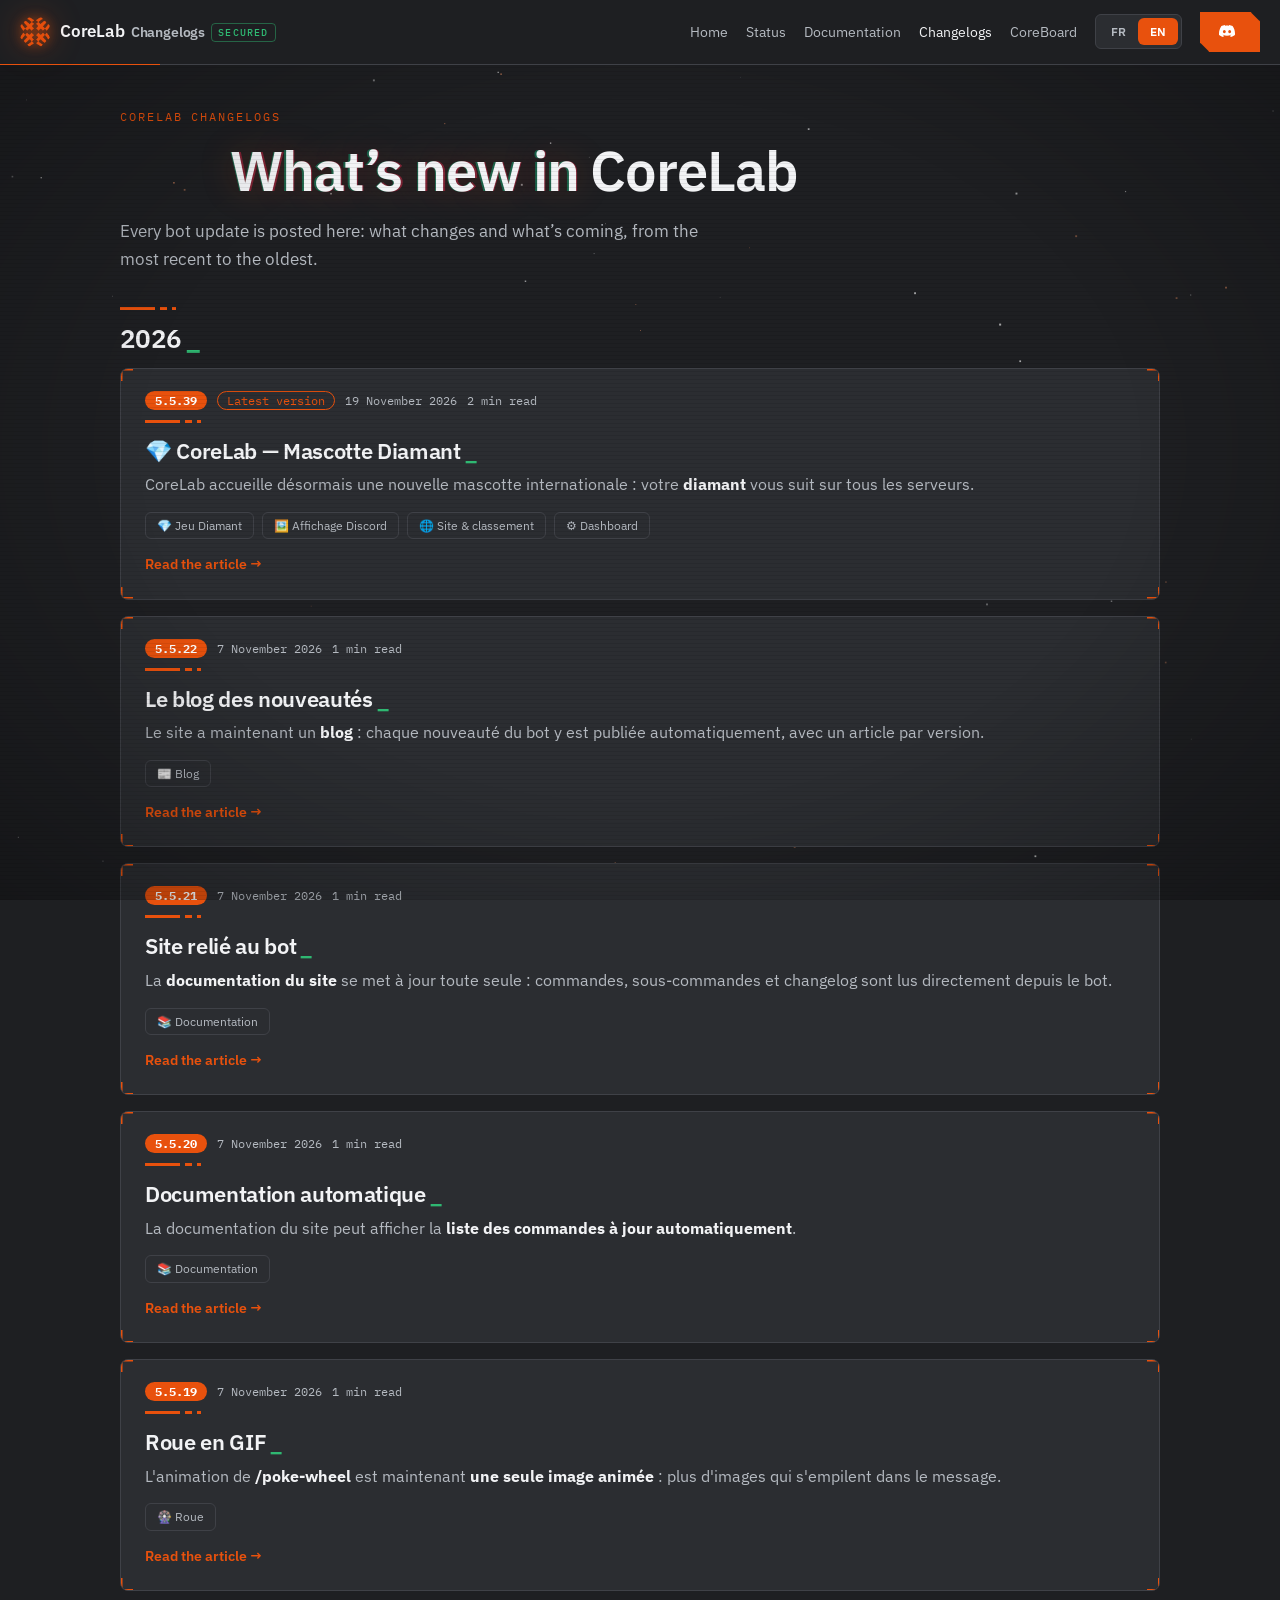
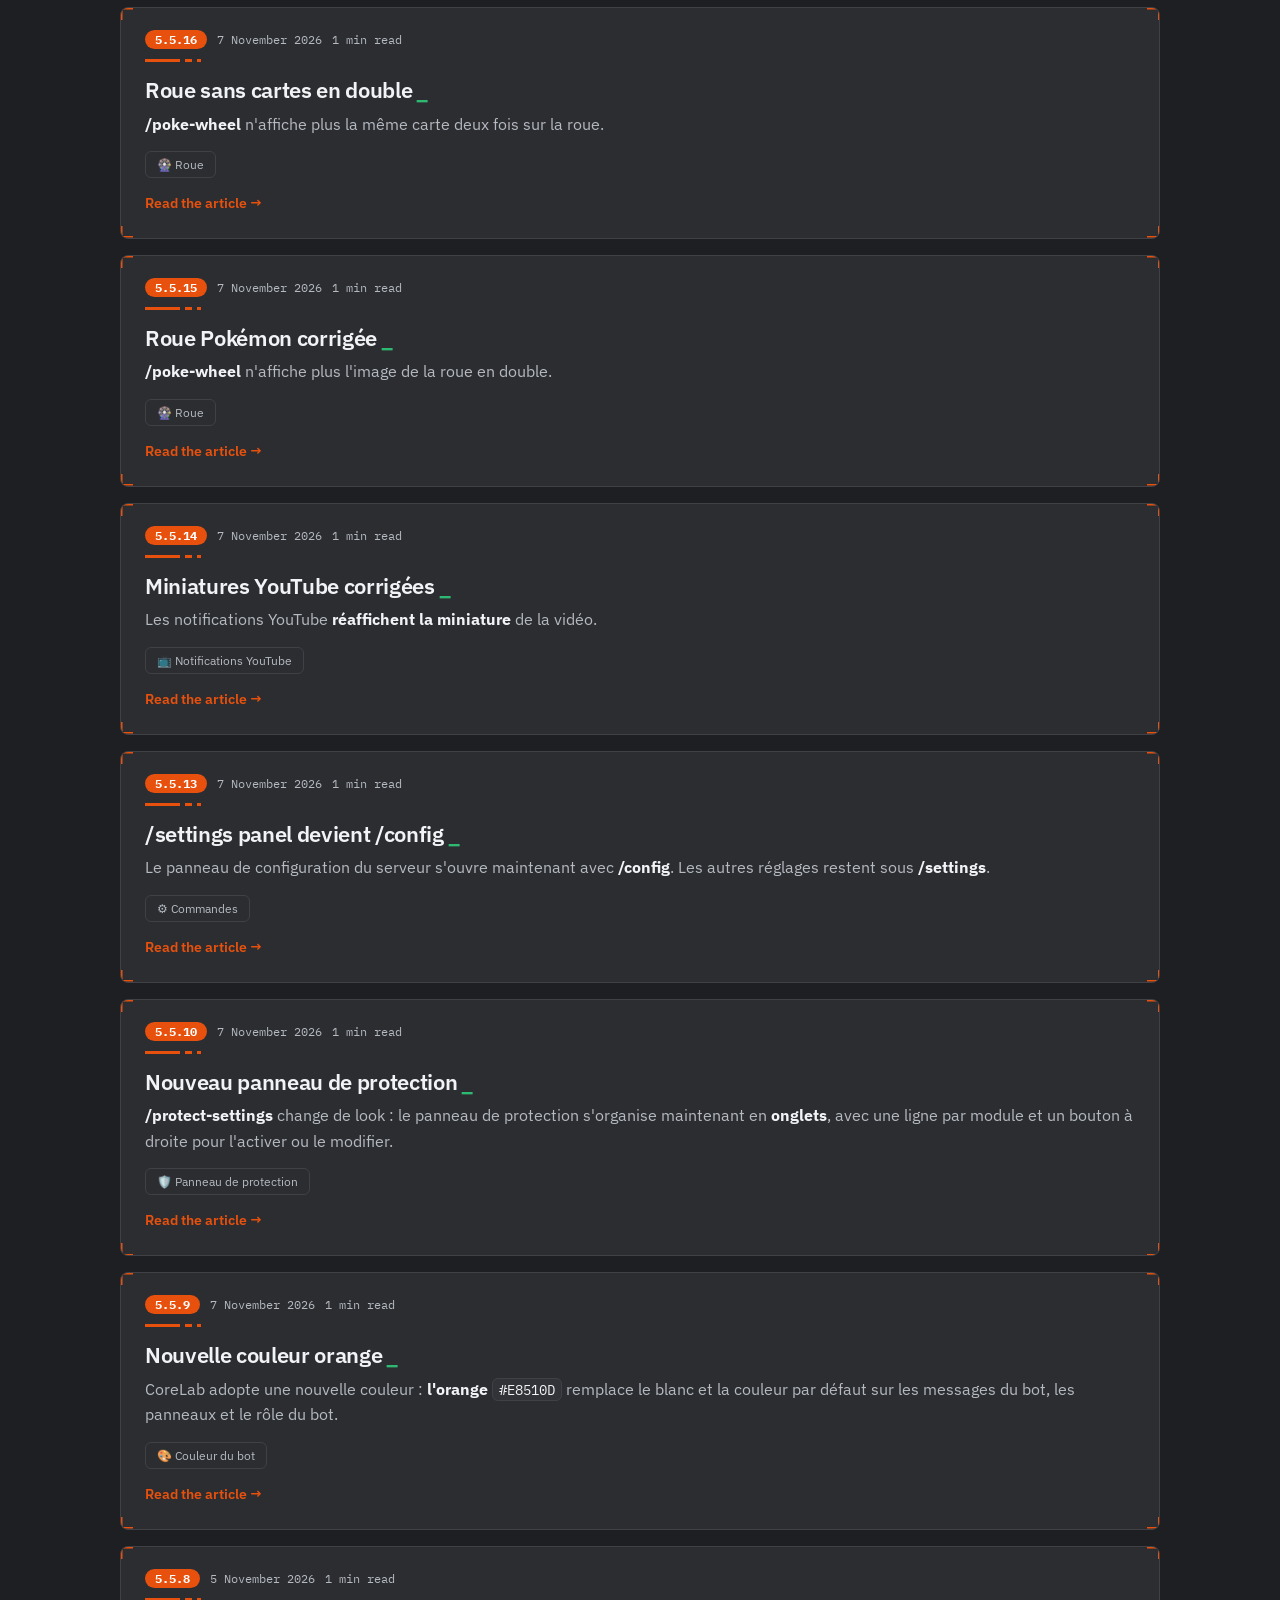
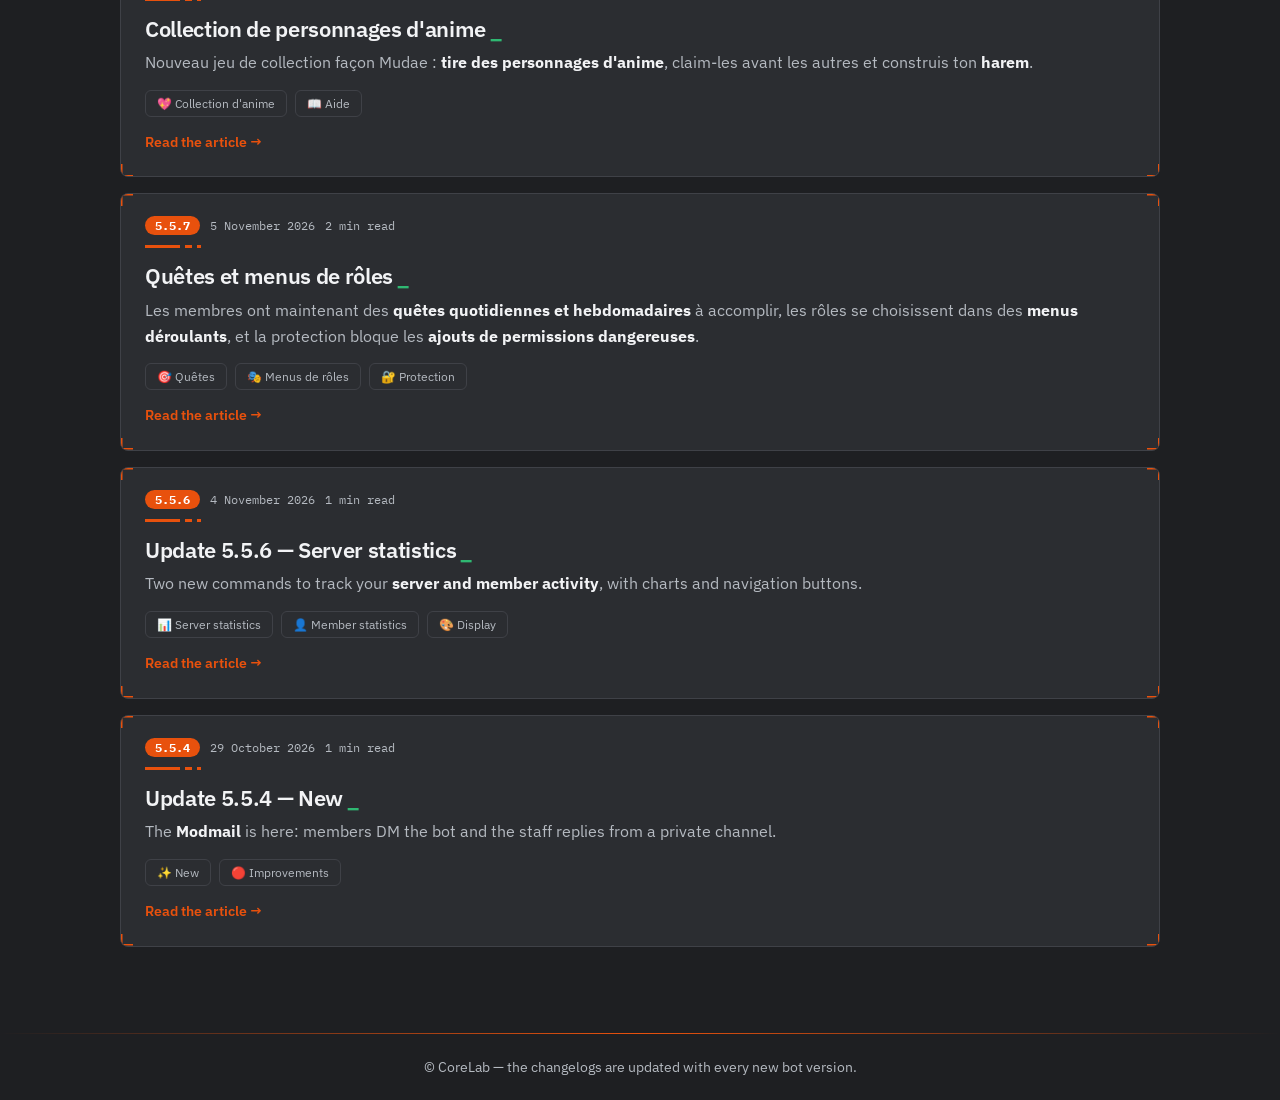
<file: blog.html>
<!doctype html><html lang="fr"><head><meta charset="utf-8"><title>CoreLab — Changelogs</title><meta name="viewport" content="width=device-width,initial-scale=1"><meta http-equiv="refresh" content="0;url=changelogs.html"><link rel="canonical" href="changelogs.html"><script>location.replace("changelogs.html"+location.hash)</script></head><body><a href="changelogs.html">Changelogs</a></body></html>
</file>
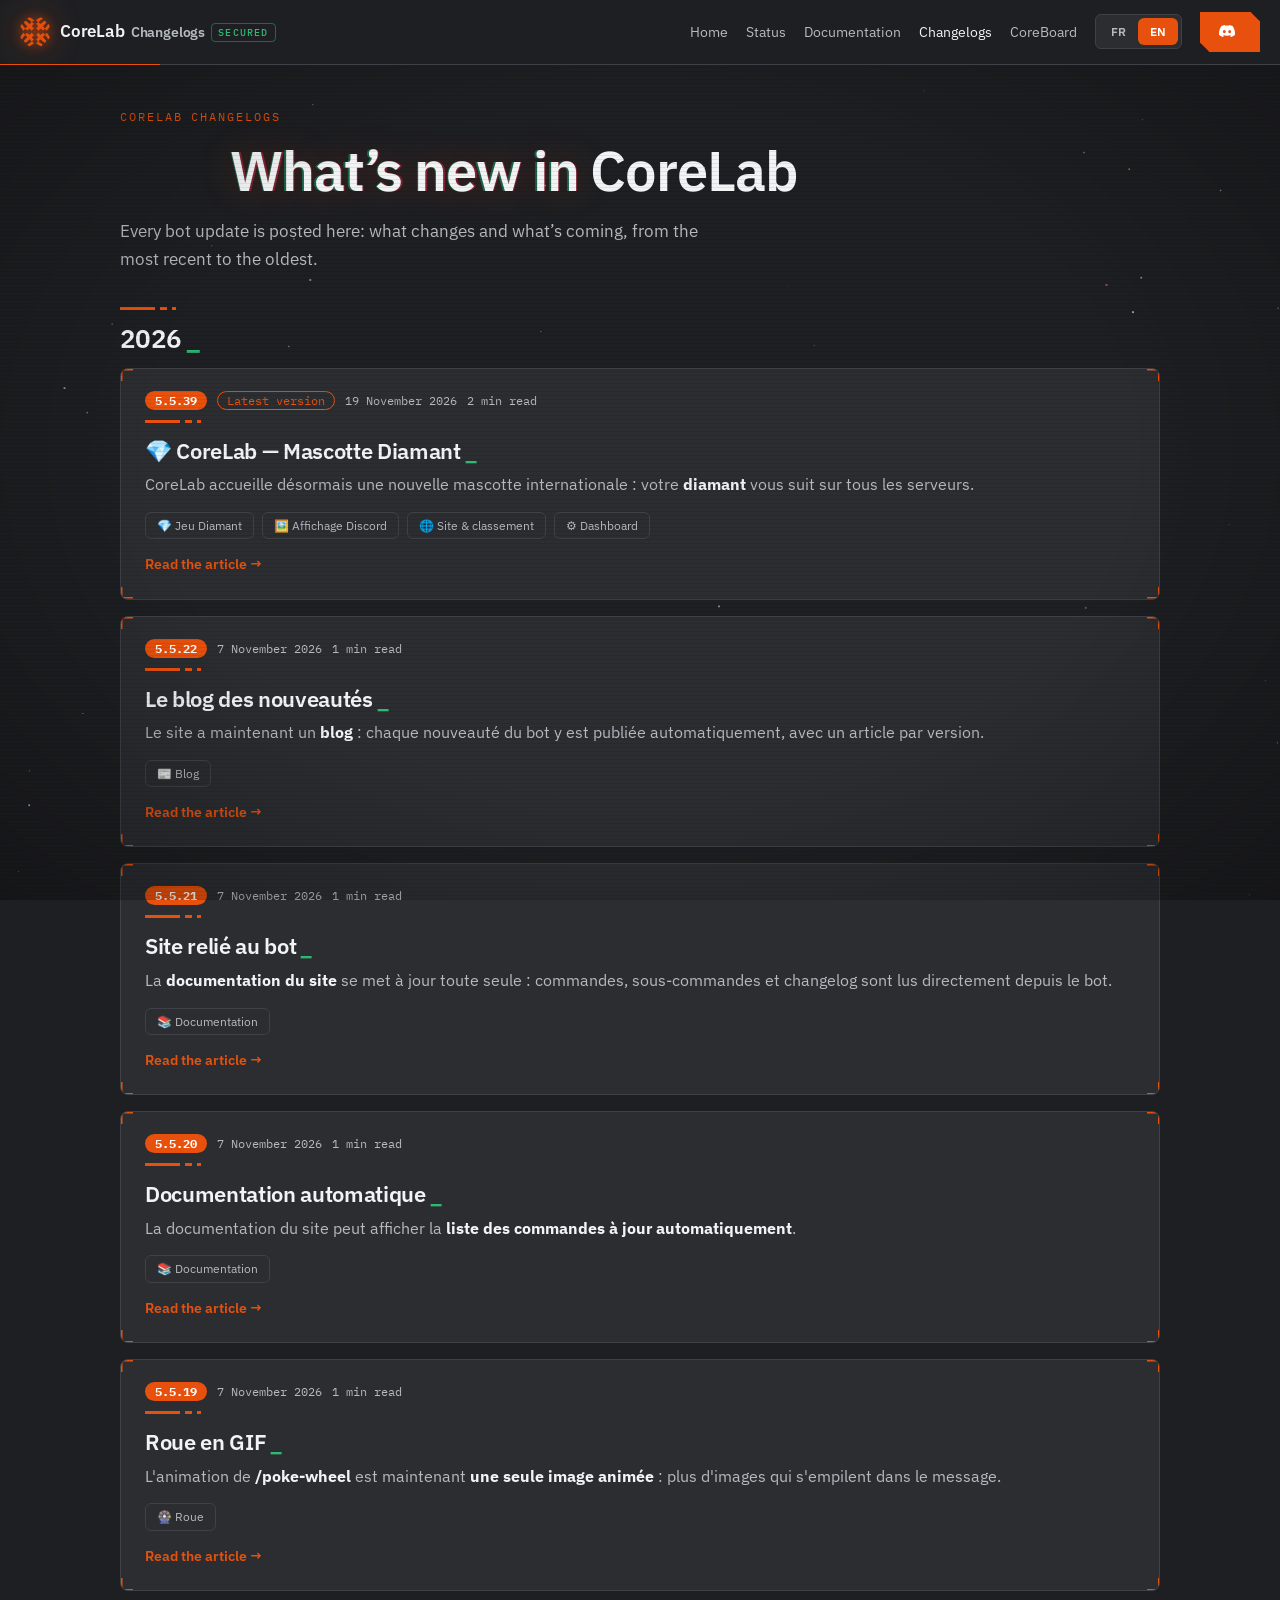
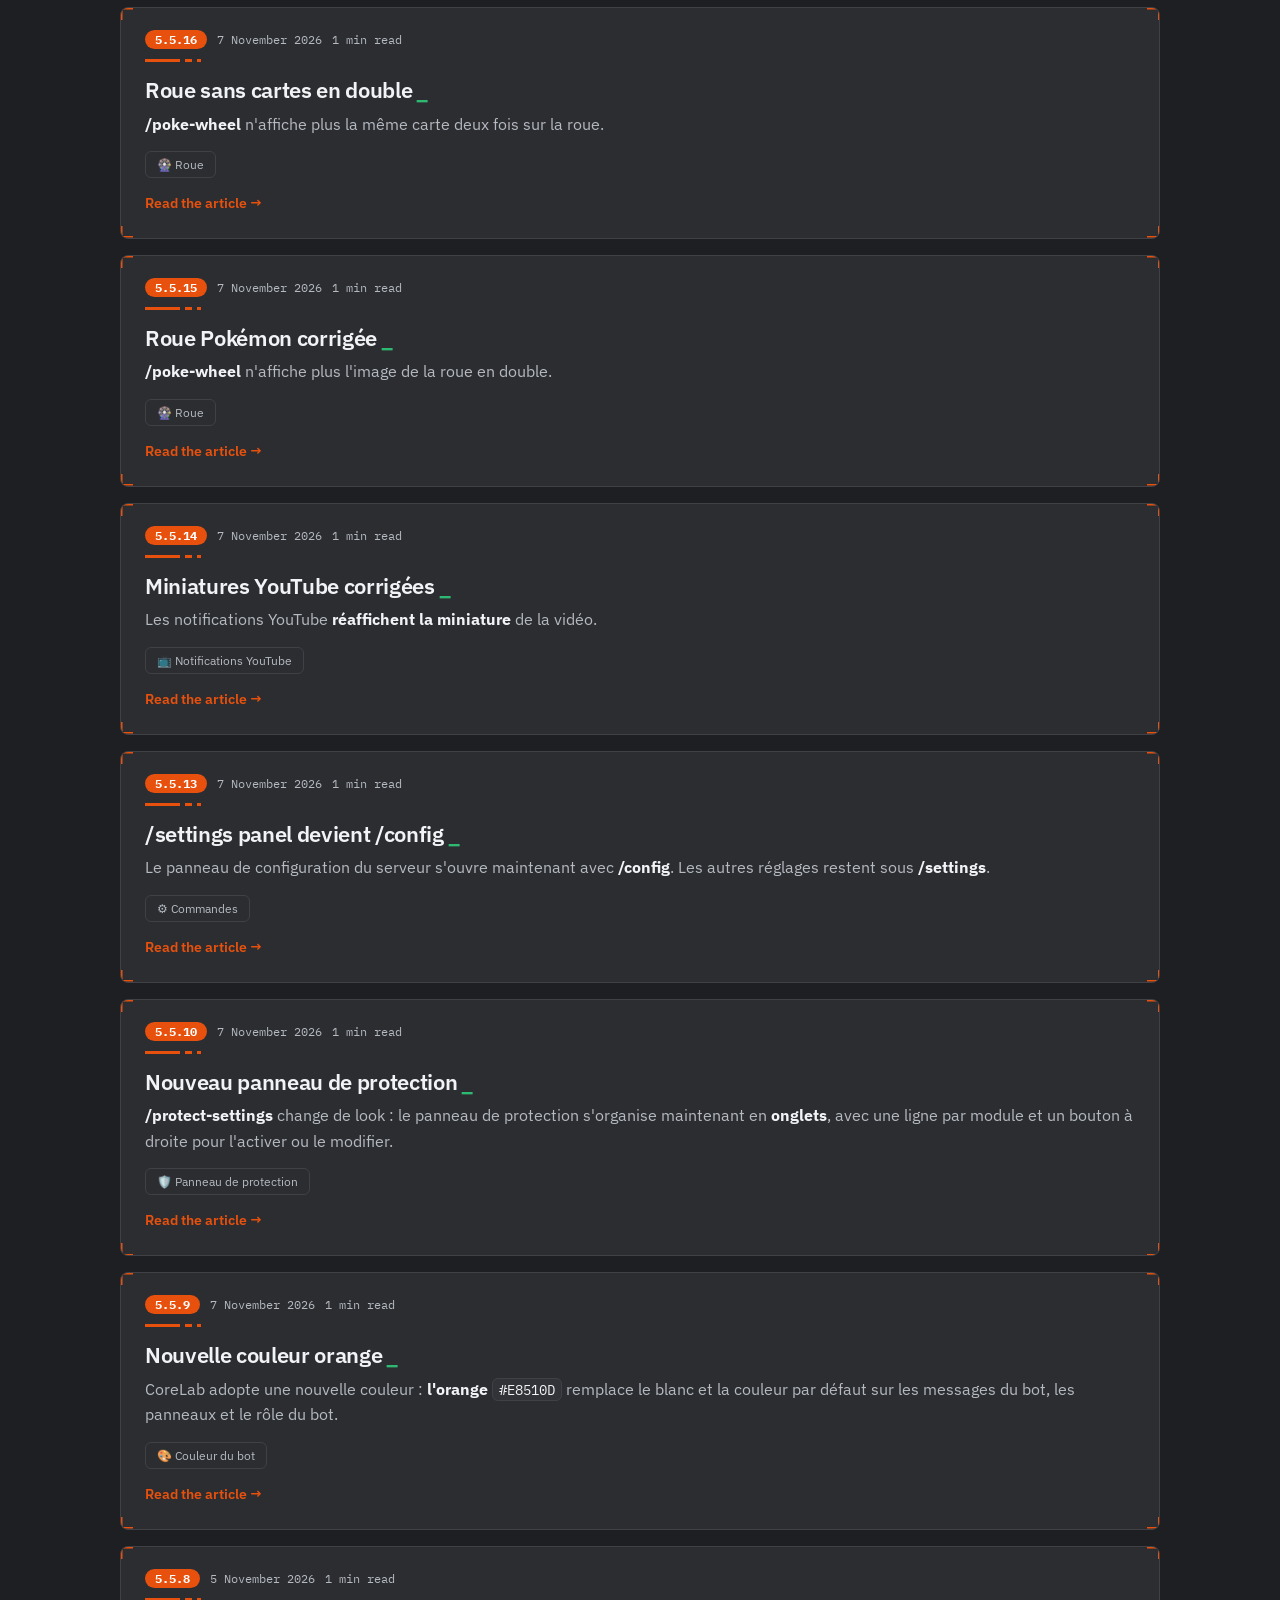
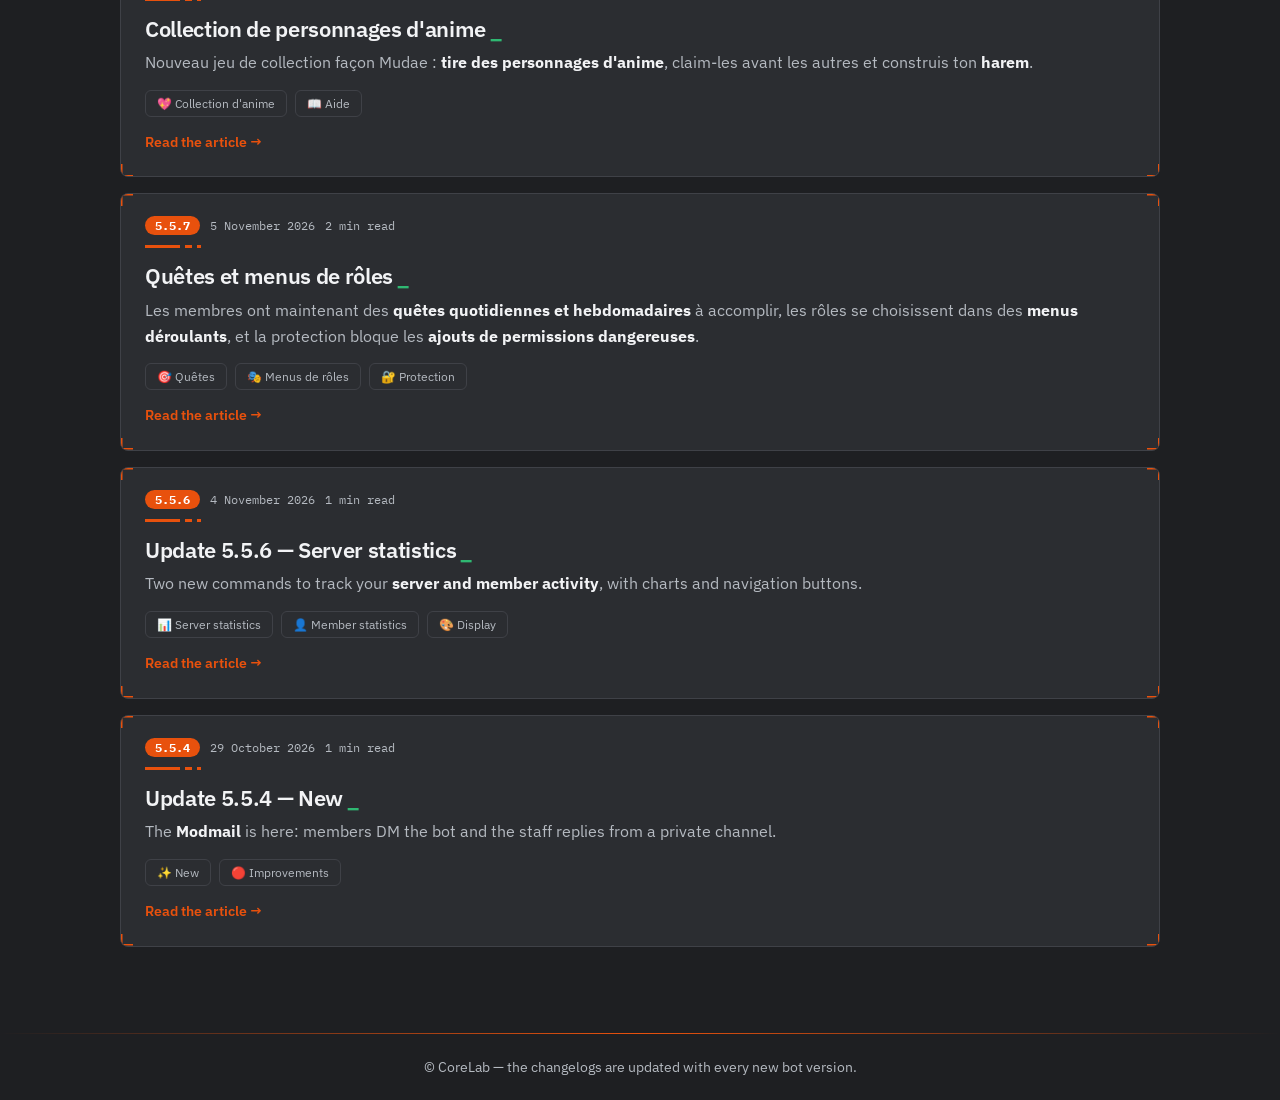
<file: changelogs.html>
<!DOCTYPE html>
<html lang="fr">
<head>
<meta charset="utf-8">
<meta name="viewport" content="width=device-width, initial-scale=1, viewport-fit=cover">
<link rel="icon" type="image/png" href="[data-uri]">
<link rel="preconnect" href="https://fonts.googleapis.com">
<link rel="preconnect" href="https://fonts.gstatic.com" crossorigin>
<link href="https://fonts.googleapis.com/css2?family=Bricolage+Grotesque:opsz,wght@12..96,400;12..96,600;12..96,800&display=swap" rel="stylesheet">
<title>CoreLab Changelogs</title>
<style>


:root{--ac:#e8510d;--fg:#fff;--mut:#b5bac1;--card:#2b2d31;--bd:#3f4147;--r:14px;--f:system-ui,-apple-system,"Segoe UI",Roboto,sans-serif;--m:ui-monospace,Menlo,Consolas,monospace;box-sizing:border-box;padding-top:env(safe-area-inset-top,0px);padding-bottom:env(safe-area-inset-bottom,0px)}
html{scroll-padding-top:80px;scroll-behavior:smooth}
*,*::before,*::after{box-sizing:inherit}
body{margin:0;color:var(--fg);font-family:var(--f);line-height:1.6;min-height:100vh;background-color:#000;background-image:url("data:image/svg+xml,%3Csvg xmlns='http://www.w3.org/2000/svg' width='34.64' height='60' viewBox='0 0 34.64 60'%3E%3Cpath d='M17.32 10L34.64 20V40L17.32 50L0 40V20ZM17.32 30V50M17.32 30L0 20M17.32 30L34.64 20M17.32 0V10M17.32 50V60' fill='none' stroke='white' stroke-opacity='.09' stroke-width='1'/%3E%3C/svg%3E");background-size:52px 90px;animation:up 8s linear infinite}
@keyframes up{to{background-position:0 -90px}}
@media(prefers-reduced-motion:reduce){body{animation:none}}
body::before{content:"";position:fixed;inset:0;z-index:-1;pointer-events:none;background:radial-gradient(ellipse 70% 55% at 50% 0%,rgba(255,255,255,.07),transparent 70%),radial-gradient(ellipse 120% 90% at 50% 40%,transparent 35%,#000 100%)}
a{color:inherit;text-decoration:none}
.top{position:sticky;top:0;z-index:50;background:rgba(0,0,0,.82);-webkit-backdrop-filter:blur(10px);backdrop-filter:blur(10px);border-bottom:1px solid var(--bd)}
.tin{max-width:1440px;margin:0 auto;padding:11px 20px;display:flex;align-items:center;gap:14px}
.burger{display:none;border:1px solid var(--bd);background:var(--card);color:var(--fg);border-radius:10px;width:38px;height:38px;font-size:18px;cursor:pointer}
.logo{display:flex;align-items:center;font-weight:800;font-size:18px;letter-spacing:-.02em;white-space:nowrap}.logo img{width:28px;height:28px;border-radius:8px;margin-right:10px}.logo small{color:var(--mut);font-weight:600;margin-left:6px;font-size:14px}
.sbtn{flex:1;max-width:400px;display:flex;align-items:center;gap:10px;padding:9px 14px;border:1px solid var(--bd);border-radius:var(--r);background:var(--card);color:var(--mut);font:14px var(--f);cursor:pointer;text-align:left}
.sbtn kbd{margin-left:auto;font:11px var(--m);border:1px solid var(--bd);border-radius:6px;padding:1px 6px}
.tl{display:flex;gap:18px;font-size:14px;color:var(--mut);margin-left:auto;align-items:center}.tl a:hover{color:var(--fg)}
.lang{display:flex;border:1px solid var(--bd);border-radius:999px;padding:3px;background:var(--card)}
.lang button{border:0;background:transparent;color:var(--mut);font:600 12px var(--f);padding:6px 12px;border-radius:999px;cursor:pointer}.lang button.on{background:var(--fg);color:#000}
.btn{display:inline-block;padding:8px 16px;border-radius:var(--r);border:1px solid var(--fg);background:var(--fg);color:#000;font-weight:600;font-size:13px;white-space:nowrap}.btn:hover{color:#000}.btn svg{width:16px;height:16px;vertical-align:-3px;margin-right:6px}

.wrap{max-width:860px;margin:0 auto;padding:44px 20px 70px}
.pg{display:grid;grid-template-columns:250px minmax(0,1fr) 230px;gap:44px;max-width:1280px;margin:0 auto;padding:40px 24px 80px;align-items:start}
.eyebrow{font:12px var(--m);letter-spacing:.16em;text-transform:uppercase;color:var(--mut)}
h1{font-size:clamp(34px,6vw,52px);letter-spacing:-.03em;line-height:1.08;margin:8px 0 12px}
.lead{color:var(--mut);font-size:17px;max-width:680px;margin:0 0 30px}
.yr{font-size:26px;letter-spacing:-.02em;margin:34px 0 14px}
.post{display:block;border:1px solid var(--bd);background:var(--card);border-radius:var(--r);padding:22px 24px;margin:0 0 16px;transition:border-color .15s,transform .15s}
.post:hover{border-color:#3f4147;transform:translateY(-2px)}
.meta{display:flex;flex-wrap:wrap;gap:10px;align-items:center;font:12px var(--m);color:var(--mut);margin:0 0 10px}
.ver{color:#000;background:var(--fg);border-radius:999px;padding:2px 10px;font-weight:700}
.vt{border:1px solid var(--fg);border-radius:999px;padding:1px 9px;color:var(--fg)}
.post h2{margin:0 0 8px;font-size:22px;letter-spacing:-.015em;line-height:1.25}
.post p{margin:0;color:var(--mut)}
.post p b{color:var(--fg)}
.chips{display:flex;flex-wrap:wrap;gap:8px;margin:14px 0 0}
.chip{font-size:12px;border:1px solid var(--bd);border-radius:999px;padding:3px 11px;color:var(--mut)}
.more{display:inline-block;margin-top:14px;font-weight:600;font-size:14px;color:var(--ac)}
.pw{position:relative}
.del{display:inline-flex;align-items:center;gap:6px;border:1px solid #5c2b2b;background:rgba(237,66,69,.12);color:#ff7b7e;border-radius:999px;font:600 12px var(--f);padding:5px 12px;cursor:pointer}
.del:hover{background:rgba(237,66,69,.24)}
.del:disabled{opacity:.5;cursor:default}
.del svg{width:13px;height:13px}
.pw>.del{position:absolute;top:14px;right:14px;z-index:2}
.del.big{margin:0 0 18px}
code{font:.9em var(--m);background:#313338;border:1px solid var(--bd);border-radius:6px;padding:1px 6px}
/* ----- barre latérale gauche (liste des articles) ----- */
.side,.toc{position:sticky;top:84px;max-height:calc(100vh - 100px);overflow:auto;scrollbar-width:thin}
.side h3{font-size:24px;letter-spacing:-.02em;margin:0 0 22px}
.side h3 a:hover{color:var(--ac)}
.side h4{font-size:20px;letter-spacing:-.02em;margin:0 0 12px}
.side a.it{display:block;padding:7px 0;color:#d4d4d4;font-size:15px;line-height:1.4}
.side a.it:hover{color:var(--ac)}
.side a.it.on{color:var(--ac)}
.side h4:not(:first-of-type){margin-top:22px}
/* ----- article ----- */
.art{min-width:0}
.back{display:inline-block;margin:0 0 18px;color:var(--mut);font-size:14px}.back:hover{color:var(--fg)}
.art h1{font-size:clamp(30px,4.6vw,46px);line-height:1.1;margin:0 0 18px}
.info{color:var(--mut);font-size:14px;margin:0 0 22px;display:flex;flex-wrap:wrap;gap:10px;align-items:center}
.info .vt,.info .ver{font:12px var(--m)}
.auth{display:flex;flex-wrap:wrap;gap:12px 44px;margin:0 0 26px}
.au{display:flex;align-items:center;gap:12px}
.av{width:58px;height:58px;border-radius:50%;flex:none;display:grid;place-items:center;background:#313338;border:1px solid var(--bd);font-weight:800;font-size:22px;overflow:hidden}
.av{position:relative}.av img{position:absolute;inset:0;width:100%;height:100%;object-fit:cover}
.au b{display:block;color:var(--ac);font-size:18px;line-height:1.2}
.au small{color:#d4d4d4;font-size:14px}
.sum{color:#d4d4d4;font-size:17px;margin:0 0 26px}
.sum b,.art li b{color:var(--fg)}
.hero{position:relative;border-radius:var(--r);overflow:hidden;border:1px solid var(--bd);margin:0 0 10px;padding:46px 20px 34px;text-align:center;
background:radial-gradient(ellipse 70% 90% at 50% 0%,rgba(255,255,255,.10),transparent 70%),#1e1f22}
.hero::before{content:"";position:absolute;inset:0;opacity:.9;pointer-events:none;background-image:url("data:image/svg+xml,%3Csvg xmlns='http://www.w3.org/2000/svg' width='34.64' height='60' viewBox='0 0 34.64 60'%3E%3Cpath d='M17.32 10L34.64 20V40L17.32 50L0 40V20ZM17.32 30V50M17.32 30L0 20M17.32 30L34.64 20M17.32 0V10M17.32 50V60' fill='none' stroke='white' stroke-opacity='.08' stroke-width='1'/%3E%3C/svg%3E");background-size:52px 90px}
.hero>*{position:relative}
.hero img{width:64px;height:64px;border-radius:18px;margin:0 auto 12px;display:block}
.hero .hn{font-size:clamp(34px,7vw,64px);font-weight:900;letter-spacing:-.04em;line-height:1}
.hero .hv{display:inline-block;margin-top:14px;background:var(--fg);color:#000;border-radius:999px;padding:6px 22px;font-weight:900;letter-spacing:.14em;font-size:clamp(13px,2.4vw,20px);text-transform:uppercase}
.hero .hs{display:flex;flex-wrap:wrap;justify-content:center;gap:12px;margin-top:26px}
.hero .hs span{width:54px;height:54px;border-radius:16px;display:grid;place-items:center;font-size:24px;background:rgba(255,255,255,.06);border:1px solid var(--bd);box-shadow:0 6px 18px rgba(0,0,0,.5)}
.art h2{font-size:clamp(24px,3.4vw,32px);letter-spacing:-.025em;line-height:1.2;margin:46px 0 16px}
.art ul{padding-left:22px;margin:0}
.art li{margin:0 0 12px;color:#d4d4d4;padding-left:4px}
.art li::marker{color:var(--ac)}
.tg{display:inline-block;font:700 11px var(--m);letter-spacing:.04em;text-transform:uppercase;border-radius:6px;padding:1px 7px;margin-right:8px;vertical-align:1px;border:1px solid}
.tg.add{color:#4ade80;border-color:rgba(74,222,128,.4);background:rgba(74,222,128,.08)}
.tg.chg{color:#7aa7ff;border-color:rgba(122,167,255,.4);background:rgba(122,167,255,.08)}
.tg.fix{color:#c4a1ff;border-color:rgba(196,161,255,.4);background:rgba(196,161,255,.08)}
.tg.warn{color:#fbbf24;border-color:rgba(251,191,36,.4);background:rgba(251,191,36,.08)}
.tg.info{color:#b5bac1;border-color:#3a3a3a;background:rgba(255,255,255,.04)}
/* ----- sommaire droite ----- */
.toc{border-left:1px solid var(--bd);padding-left:18px}
.toc small{display:block;font:11px var(--m);letter-spacing:.14em;text-transform:uppercase;color:var(--mut);margin:0 0 12px}
.toc a{display:block;padding:7px 0;font-size:14px;line-height:1.4;color:#d4d4d4}
.toc a:hover,.toc a.on{color:var(--ac)}
.nav2{display:flex;justify-content:space-between;gap:14px;margin-top:44px;flex-wrap:wrap}
.nav2 a{border:1px solid var(--bd);background:var(--card);border-radius:var(--r);padding:12px 16px;font-size:14px;max-width:48%}
.nav2 a:hover{border-color:#3f4147}.nav2 small{display:block;color:var(--mut);font:11px var(--m);text-transform:uppercase;letter-spacing:.1em}
.note{border:1px solid var(--bd);border-radius:var(--r);padding:16px;color:var(--mut)}
footer{border-top:1px solid var(--bd);padding:22px 20px;text-align:center;color:var(--mut);font-size:13px}
@media(max-width:1150px){.pg{grid-template-columns:230px minmax(0,1fr);gap:34px}.toc{display:none}}
@media(max-width:860px){.pg{grid-template-columns:minmax(0,1fr);padding-top:28px}.side{display:none}.auth{gap:12px 28px}}
@media(max-width:700px){.tl a.nl{display:none}.nav2 a{max-width:100%}}

/* ===== Accent #e8510d ===== */
:root{--ac:#e8510d}
::selection{background:#e8510d;color:#fff}
body::before{background:radial-gradient(ellipse 60% 45% at 50% 0%,rgba(232,81,13,.22),transparent 70%),radial-gradient(ellipse 70% 55% at 50% 0%,rgba(255,255,255,.05),transparent 70%),radial-gradient(ellipse 120% 90% at 50% 40%,transparent 35%,#000 100%)}
.btn{background:var(--ac);border-color:var(--ac);color:#fff}
.btn:hover,nav ul a.btn:hover,.tl a.btn:hover{color:#fff;box-shadow:0 6px 22px rgba(232,81,13,.45)}
.btn.ghost{background:transparent;border-color:var(--fg);color:var(--fg)}
.btn.ghost:hover{color:var(--fg);box-shadow:none}
.lang button.on{background:var(--ac);color:#fff}
.eyebrow{color:var(--ac)}
nav ul a:hover,.tl a:hover{color:var(--ac)}
a:focus-visible,button:focus-visible{outline:2px solid var(--ac);outline-offset:2px}
.ver{background:var(--ac);color:#fff}
.vt{border-color:var(--ac);color:var(--ac)}
.hero{background:radial-gradient(ellipse 70% 90% at 50% 0%,rgba(232,81,13,.30),transparent 70%),#1e1f22}
.hero .hv{background:var(--ac);color:#fff}
.post:hover,.nav2 a:hover{border-color:var(--ac)}
.toc{border-left-color:rgba(232,81,13,.45)}

/* ===== Profil auteur ===== */
.au{background:none;border:0;color:inherit;font:inherit;text-align:left;cursor:pointer;padding:4px 14px 4px 4px;margin:-4px;border-radius:999px;transition:background .15s}
.au:hover{background:rgba(232,81,13,.12)}
.au:hover b{text-decoration:underline}
.pf-o{position:fixed;inset:0;z-index:200;display:grid;place-items:center;padding:calc(18px + env(safe-area-inset-top,0px)) 16px calc(18px + env(safe-area-inset-bottom,0px));background:rgba(0,0,0,.72);-webkit-backdrop-filter:blur(6px);backdrop-filter:blur(6px);animation:pfo .18s ease}
.pf{position:relative;width:100%;max-width:440px;max-height:100%;overflow:auto;background:var(--card);border:1px solid var(--bd);border-radius:22px;box-shadow:0 24px 80px rgba(0,0,0,.7),0 0 0 1px rgba(232,81,13,.18);animation:pfc .22s ease}
@keyframes pfo{from{opacity:0}}
@keyframes pfc{from{opacity:0;transform:translateY(14px) scale(.97)}}
@media(prefers-reduced-motion:reduce){.pf-o,.pf{animation:none}}
.pf-b{height:130px;background-size:cover;background-position:center;background-color:#120803;position:relative;
background-image:radial-gradient(ellipse 80% 120% at 50% 0%,rgba(232,81,13,.65),transparent 72%),url("data:image/svg+xml,%3Csvg xmlns='http://www.w3.org/2000/svg' width='34.64' height='60' viewBox='0 0 34.64 60'%3E%3Cpath d='M17.32 10L34.64 20V40L17.32 50L0 40V20ZM17.32 30V50M17.32 30L0 20M17.32 30L34.64 20M17.32 0V10M17.32 50V60' fill='none' stroke='white' stroke-opacity='.12' stroke-width='1'/%3E%3C/svg%3E");background-size:auto,52px 90px}
.pf-x{position:absolute;top:12px;right:12px;z-index:2;width:34px;height:34px;border-radius:50%;border:1px solid rgba(255,255,255,.25);background:rgba(0,0,0,.45);color:#fff;font-size:16px;cursor:pointer;display:grid;place-items:center}
.pf-x:hover{background:var(--ac);border-color:var(--ac)}
.pf-h{padding:0 24px;margin-top:-54px;position:relative}
.pf-av{width:108px;height:108px;border-radius:50%;border:4px solid var(--card);box-shadow:0 0 0 2px var(--ac),0 0 28px rgba(232,81,13,.5);background:#313338;display:grid;place-items:center;font-weight:800;font-size:44px;overflow:hidden;position:relative}
.pf-av img{position:absolute;inset:0;width:100%;height:100%;object-fit:cover}
.pf-n{font-size:28px;font-weight:800;letter-spacing:-.025em;line-height:1.15;margin:14px 0 8px}
.pf-r{display:inline-block;font:700 12px var(--m);letter-spacing:.06em;text-transform:uppercase;color:var(--ac);border:1px solid rgba(232,81,13,.55);background:rgba(232,81,13,.1);border-radius:999px;padding:3px 12px}
.pf-s{padding:20px 24px 24px}
.pf-k{font:11px var(--m);letter-spacing:.14em;text-transform:uppercase;color:var(--ac);margin:0 0 8px}
.pf-bio{border:1px solid var(--bd);background:#2b2d31;border-radius:var(--r);padding:14px 16px;color:#d4d4d4;font-size:15px;margin:0 0 16px}
.pf-st{display:grid;grid-template-columns:repeat(3,1fr);gap:10px;margin:0 0 18px}
.pf-st div{border:1px solid var(--bd);background:#2b2d31;border-radius:var(--r);padding:12px 8px;text-align:center}
.pf-st b{display:block;font-size:20px;letter-spacing:-.02em;color:var(--ac);line-height:1.2}
.pf-st small{display:block;margin-top:2px;font-size:11px;color:var(--mut)}
.pf-l{display:flex;flex-wrap:wrap;gap:10px}
.pf-l a{flex:1 1 150px;text-align:center;padding:10px 14px;border-radius:var(--r);border:1px solid var(--bd);background:#2b2d31;font-weight:600;font-size:14px}
.pf-l a:hover{border-color:var(--ac);color:var(--ac)}
.pf-l a.main{background:var(--ac);border-color:var(--ac);color:#fff}
.pf-l a.main:hover{color:#fff;box-shadow:0 6px 22px rgba(232,81,13,.45)}

/* ===== Design CoreLab (identique à la page d'accueil) ===== */
:root{--bg:#1e1f22;--fg:#f2f3f5;--mut:#b5bac1;--card:#2b2d31;--bd:#3f4147;--r:16px;--ac:#e8510d;--ac2:#ff7a3d;--f:"Bricolage Grotesque",system-ui,-apple-system,"Segoe UI",Roboto,sans-serif}
body{background:var(--bg)!important;background-image:none!important;animation:none!important;font-family:var(--f);-webkit-font-smoothing:antialiased}
body::before{background:radial-gradient(ellipse 70% 50% at 50% -5%,rgba(232,81,13,.2),transparent 70%),radial-gradient(ellipse 50% 40% at 100% 60%,rgba(232,81,13,.06),transparent 70%)!important}
::selection{background:var(--ac);color:#fff}
.top,header.sh{position:sticky;top:0;z-index:50;padding-top:env(safe-area-inset-top,0px);background:rgba(30,31,34,.72)!important;-webkit-backdrop-filter:blur(14px);backdrop-filter:blur(14px);border-bottom:1px solid var(--bd)}
.tin{min-height:64px;padding-top:0!important;padding-bottom:0!important}
.logo{font-weight:800;font-size:20px;letter-spacing:-.02em}
.logo img{width:30px;height:30px;border-radius:8px}
.logo small{font-size:14px}
.tl,nav ul{font-size:14px}
.btn{border-radius:999px;font-family:var(--f);transition:transform .15s,box-shadow .15s}
.btn:hover{transform:translateY(-2px)}
.btn.sm,.tl .btn,nav .btn{padding:9px 18px;font-size:13px}
.lang{background:var(--card)}
h1,h2{font-weight:800;letter-spacing:-.035em}
h1{line-height:1.05}
.card,.tile,.rows,.hist,.overall,.rel{border-radius:16px}
#side a.on,.num,.badge,.rel .vt,.pvm .bt,.tag:hover,.code button:hover{background:var(--ac)!important;color:#fff!important}
footer{border-top:1px solid var(--bd)}

</style>
<link rel="stylesheet" href="fx.css">
<link rel="stylesheet" href="pro.css">
</head>
<body>
<header class="top"><div class="tin">
<a class="logo" href="index.html"><img src="[data-uri]" alt="">CoreLab<small>Changelogs</small></a>
<div class="tl"><a class="nl" href="index.html" data-u="home"></a><a class="nl" href="status.html" data-u="status"></a><a class="nl" href="docs.html" data-u="docs"></a><a class="nl on" href="changelogs.html" data-u="blog" style="color:var(--fg)"></a><a class="nl" href="dashboard.html" data-u="dashboard"></a>
<div class="lang" role="group" aria-label="Langue"><button data-l="fr">FR</button><button data-l="en">EN</button></div>
<a class="btn" href="https://discord.com/oauth2/authorize?client_id=1403513450273177772&scope=bot%20applications.commands&permissions=8" target="_blank" rel="noopener"><svg viewBox="0 0 24 24" fill="currentColor" aria-hidden="true"><path d="M20.317 4.3698a19.7913 19.7913 0 00-4.8851-1.5152.0741.0741 0 00-.0785.0371c-.211.3753-.4447.8648-.6083 1.2495-1.8447-.2762-3.68-.2762-5.4868 0-.1636-.3933-.4058-.8742-.6177-1.2495a.077.077 0 00-.0785-.037 19.7363 19.7363 0 00-4.8852 1.515.0699.0699 0 00-.0321.0277C.5334 9.0458-.319 13.5799.0992 18.0578a.0824.0824 0 00.0312.0561c2.0528 1.5076 4.0413 2.4228 5.9929 3.0294a.0777.0777 0 00.0842-.0276c.4616-.6304.8731-1.2952 1.226-1.9942a.076.076 0 00-.0416-.1057c-.6528-.2476-1.2743-.5495-1.8722-.8923a.077.077 0 01-.0076-.1277c.1258-.0943.2517-.1923.3718-.2914a.0743.0743 0 01.0776-.0105c3.9278 1.7933 8.18 1.7933 12.0614 0a.0739.0739 0 01.0785.0095c.1202.099.246.1981.3728.2924a.077.077 0 01-.0066.1276 12.2986 12.2986 0 01-1.873.8914.0766.0766 0 00-.0407.1067c.3604.698.7719 1.3628 1.225 1.9932a.076.076 0 00.0842.0286c1.961-.6067 3.9495-1.5219 6.0023-3.0294a.077.077 0 00.0313-.0552c.5004-5.177-.8382-9.6739-3.5485-13.6604a.061.061 0 00-.0312-.0286zM8.02 15.3312c-1.1825 0-2.1569-1.0857-2.1569-2.419 0-1.3332.9555-2.4189 2.157-2.4189 1.2108 0 2.1757 1.0952 2.1568 2.419 0 1.3332-.9555 2.4189-2.1569 2.4189zm7.9748 0c-1.1825 0-2.1569-1.0857-2.1569-2.419 0-1.3332.9554-2.4189 2.1569-2.4189 1.2108 0 2.1757 1.0952 2.1568 2.419 0 1.3332-.946 2.4189-2.1568 2.4189Z"/></svg><span data-u="invite"></span></a>
</div></div></header>
<main class="wrap" id="main"></main>
<footer><span data-u="f1"></span></footer>
<script>
var BOT_API="https://corelab-bot.onrender.com";
var U={
fr:{home:"Accueil",status:"Statut",docs:"Documentation",blog:"Changelogs",dashboard:"CoreBoard",eyebrow:"Changelogs CoreLab",h1:"Les nouveautés de CoreLab",lead:"Chaque mise à jour du bot est publiée ici : ce qui change, ce qui arrive, de la plus récente à la plus ancienne.",latest:"Dernière version",read:"Lire l’article →",back:"← Tous les articles",prev:"Article précédent",next:"Article suivant",load:"Chargement…",err:"Impossible de charger les articles pour le moment. Réessaie dans un instant.",empty:"Aucun article pour le moment.",upd:"Mise à jour",f1:"© CoreLab — les changelogs se mettent à jour à chaque nouvelle version du bot."},
en:{home:"Home",status:"Status",docs:"Documentation",blog:"Changelogs",dashboard:"CoreBoard",eyebrow:"CoreLab changelogs",h1:"What’s new in CoreLab",lead:"Every bot update is posted here: what changes and what’s coming, from the most recent to the oldest.",latest:"Latest version",read:"Read the article →",back:"← All articles",prev:"Previous article",next:"Next article",load:"Loading…",err:"Unable to load the articles right now. Please try again shortly.",empty:"No articles yet.",upd:"Update",f1:"© CoreLab — the changelogs are updated with every new bot version."}
};
Object.assign(U.fr,{pf:{close:"Fermer",view:"Voir le profil",about:"À propos",arts:"Articles",last:"Dernière version",since:"Depuis",disc:"Serveur Discord"},blogt:"Changelogs",toc:"Sur cette page",rd1:"minute de lecture",rdn:"minutes de lecture",tg:{"+":"Nouveau","~":"Amélioré","-":"Corrigé","!":"Attention","i":"Info"}});
Object.assign(U.en,{pf:{close:"Close",view:"View profile",about:"About",arts:"Articles",last:"Latest version",since:"Since",disc:"Discord server"},blogt:"Changelogs",toc:"On this page",rd1:"min read",rdn:"min read",tg:{"+":"New","~":"Improved","-":"Fixed","!":"Heads-up","i":"Info"}});
Object.assign(U.fr,{del:"Supprimer",delq:"Supprimer définitivement l’article {v} ? Cette action est irréversible.",delerr:"Suppression impossible pour le moment."});
Object.assign(U.en,{del:"Delete",delq:"Permanently delete article {v}? This cannot be undone.",delerr:"Unable to delete right now."});
/* Auteur par défaut (cliquable -> profil). Champs : nom, role, avatar, banner, bio, links:[{label,url,main}] — bio/role/label peuvent être {fr,en} */
var AUTH=[{nom:"Bratony",avatar:"bratony.png",role:{fr:"Développeur principal",en:"Lead developer"},
bio:{fr:"Développeur et mainteneur de **CoreLab**.",en:"Developer and maintainer of **CoreLab**."},
links:[{label:{fr:"Serveur Discord",en:"Discord server"},url:"https://discord.gg/GfbkAqHaFn"},{label:{fr:"Inviter le bot",en:"Invite the bot"},url:"https://discord.com/oauth2/authorize?client_id=1403513450273177772&scope=bot%20applications.commands&permissions=8",main:1}]}];
var L="fr";
try{L=localStorage.getItem("cd_lang")||((navigator.language||"fr").slice(0,2)==="fr"?"fr":"en")}catch(e){L=(navigator.language||"fr").slice(0,2)==="fr"?"fr":"en"}
var LOCAL=[],FROMBOT=[],POSTS=[],STATE="load",DELETED=[],ADMIN=false,TOKEN="";
try{TOKEN=localStorage.getItem("cl_dash")||""}catch(e){}
function esc(s){return String(s==null?"":s).replace(/&/g,"&amp;").replace(/</g,"&lt;").replace(/>/g,"&gt;").replace(/"/g,"&quot;")}
function fmt(t){return esc(t).replace(/\*\*([^*]+)\*\*/g,"<b>$1</b>").replace(/`([^`]+)`/g,"<code>$1</code>")}
var TAGC={"+":"add","~":"chg","-":"fix","!":"warn","i":"info"};
function vid(v){return "v"+String(v).trim().replace(/[^0-9A-Za-z]+/g,"-")}
function cmpV(a,b){var x=String(a).trim().split("."),y=String(b).trim().split(".");for(var i=0;i<Math.max(x.length,y.length);i++){var d=(parseInt(y[i],10)||0)-(parseInt(x[i],10)||0);if(d)return d}return 0}
/* format du bot (sections/items) -> format commun (modifications) */
function norm(j){var a=Array.isArray(j)?j:(j&&Array.isArray(j.entries)?j.entries:(j&&Array.isArray(j.releases)?j.releases:[]));
var T={add:"+",change:"~",warn:"!",info:"i"};
return a.filter(function(r){return r&&r.version!==undefined}).map(function(r){
if(Array.isArray(r.sections)&&!r.modifications){var m={};r.sections.forEach(function(s){var k=s.title||"";m[k]=(m[k]||[]).concat((s.items||[]).map(function(i){return "["+(T[i.type]||"~")+"] "+i.text}))});r=Object.assign({},r,{modifications:m})}return r})}
function merge(){var seen={},out=[];FROMBOT.concat(LOCAL).forEach(function(r){var v=String(r.version).trim();if(!seen[v]&&DELETED.indexOf(v)<0){seen[v]=1;out.push(r)}});return out.sort(function(a,b){return cmpV(a.version,b.version)})}
function pick(x){if(x&&typeof x==="object"&&!Array.isArray(x))return x[L]||x.fr||x.en||"";return x}
function titleOf(r){var t=String(r.titre||r.title||"").replace(/^\s*[\u{1F4CC}\u{1F4E2}\u{1F4F0}]\uFE0F?\s*/u,"").replace(/^CoreLab\s*[—-]\s*/i,"").replace(/\s*\(\d+(\.\d+)+\)\s*$/,"").trim();
if(t)return t;var s=sections(r)[0];return (U[L].upd+" "+String(r.version).trim())+(s&&s.t?" — "+s.t.replace(/^[^\wÀ-ÿ]+/,""):"")}
function sections(r){var m=(L==="en"&&(r.modifications_en||r.changes_en))||r.modifications||r.changes||{};if(Array.isArray(m))m={"":m};
return Object.keys(m).map(function(k){return {t:k,l:(Array.isArray(m[k])?m[k]:[m[k]]).map(pick).filter(Boolean)}}).filter(function(x){return x.l.length})}
function dateOf(r){if(!r.date)return "";var d=new Date(String(r.date).slice(0,10)+"T12:00:00");return isNaN(d)?"":d.toLocaleDateString(L==="fr"?"fr-FR":"en-GB",{day:"numeric",month:"long",year:"numeric"})}
function introOf(r){return (L==="en"&&r.intro_en)?r.intro_en:(r.intro||"")}
var EM="\\p{Extended_Pictographic}\\uFE0F?(?:\\u200D\\p{Extended_Pictographic}\\uFE0F?)*";
function emo(t){var m=String(t).match(new RegExp("^\\s*("+EM+")","u"));return m?m[1]:""}
function yearOf(r){var d=String(r.date||"").slice(0,4);return /^\d{4}$/.test(d)?d:"—"}
function readT(r){var w=(introOf(r)+" "+sections(r).map(function(s){return s.t+" "+s.l.join(" ")}).join(" ")).split(/\s+/).length,n=Math.max(1,Math.round(w/180)),u=U[L];return n+" "+(n>1?u.rdn:u.rd1)}
function authorsOf(r){return (Array.isArray(r.auteurs)&&r.auteurs.length)?r.auteurs:AUTH}
function avInner(x){var n=x.nom||x.name||"";return esc(n.charAt(0).toUpperCase())+(x.avatar?'<img src="'+esc(x.avatar)+'" alt="" onerror="this.remove()">':'')}
function authHtml(r,pi){var u=U[L],h='<div class="auth">';
authorsOf(r).forEach(function(x,k){var n=x.nom||x.name||"",ro=pick(x.role)||"";
h+='<button type="button" class="au" data-pi="'+pi+'" data-ai="'+k+'" title="'+esc(u.pf.view)+'"><div class="av">'+avInner(x)+'</div><div><b>'+esc(n)+'</b><small>'+esc(ro)+'</small></div></button>'});return h+'</div>'}
function profHtml(x){var u=U[L],t=u.pf,n=x.nom||x.name||"",mine=POSTS.filter(function(r){return authorsOf(r).some(function(y){return (y.nom||y.name)===n})}),
last=mine[0],first=mine[mine.length-1],bio=pick(x.bio)||"",ds=first&&first.date?new Date(String(first.date).slice(0,10)+"T12:00:00").toLocaleDateString(L==="fr"?"fr-FR":"en-GB",{month:"short",year:"numeric"}):"";
var h='<div class="pf-b" id="pfb"><button type="button" class="pf-x" aria-label="'+esc(t.close)+'">✕</button></div><div class="pf-h"><div class="pf-av">'+avInner(x)+'</div><div class="pf-n" id="pfn">'+esc(n)+'</div>'+(pick(x.role)?'<span class="pf-r">'+esc(pick(x.role))+'</span>':'')+'</div><div class="pf-s">';
if(bio)h+='<div class="pf-k">'+t.about+'</div><div class="pf-bio">'+fmt(bio).replace(/\n/g,"<br>")+'</div>';
h+='<div class="pf-st"><div><b>'+mine.length+'</b><small>'+t.arts+'</small></div><div><b>'+(last?'v'+esc(String(last.version).trim()):'—')+'</b><small>'+t.last+'</small></div><div><b style="font-size:14px;line-height:1.7">'+(ds||'—')+'</b><small>'+t.since+'</small></div></div>';
var ls=(x.links||[]).filter(function(l){return l&&l.url});
if(ls.length){h+='<div class="pf-l">';ls.forEach(function(l){h+='<a'+(l.main?' class="main"':'')+' href="'+esc(l.url)+'" target="_blank" rel="noopener">'+esc(pick(l.label)||l.url)+'</a>'});h+='</div>'}
return h+'</div>'}
var PFO=null,PFK=null;
function closeProf(){if(PFO){PFO.remove();PFO=null;document.body.style.overflow="";if(PFK){PFK.focus&&PFK.focus();PFK=null}}}
function openProf(x,from){closeProf();PFK=from||null;var o=document.createElement("div");o.className="pf-o";
o.innerHTML='<div class="pf" role="dialog" aria-modal="true" aria-labelledby="pfn">'+profHtml(x)+'</div>';
document.body.appendChild(o);document.body.style.overflow="hidden";PFO=o;
if(x.banner){try{o.querySelector("#pfb").style.backgroundImage="url("+JSON.stringify(String(x.banner))+")"}catch(e){}}
o.addEventListener("click",function(e){if(e.target===o||(e.target.closest&&e.target.closest(".pf-x")))closeProf()});
var c=o.querySelector(".pf-x");if(c)c.focus()}
document.addEventListener("click",function(e){var b=e.target.closest&&e.target.closest(".au[data-pi]");if(!b)return;var r=POSTS[+b.dataset.pi],x=r&&authorsOf(r)[+b.dataset.ai];if(x)openProf(x,b)});
document.addEventListener("keydown",function(e){if(e.key==="Escape")closeProf()});
window.addEventListener("hashchange",closeProf);
function sideHtml(cur){var u=U[L],h='<aside class="side"><h3><a href="#">'+u.blogt+'</a></h3>',y="";
POSTS.forEach(function(r,i){var yy=yearOf(r);if(yy!==y){y=yy;h+='<h4>'+yy+'</h4>'}
h+='<a class="it'+(i===cur?' on':'')+'" href="#'+vid(r.version)+'">'+esc(titleOf(r))+' ('+esc(String(r.version).trim())+')</a>'});return h+'</aside>'}
function heroHtml(r,secs){var u=U[L],h='<div class="hero"><img src="logo.png" alt=""><div class="hn">CoreLab</div><div class="hv">'+u.upd+' '+esc(String(r.version).trim())+'</div>',e=secs.map(function(s){return emo(s.t)}).filter(Boolean);
if(e.length){h+='<div class="hs">';e.forEach(function(x){h+='<span>'+x+'</span>'});h+='</div>'}return h+'</div>'}
function itemHtml(x){var u=U[L];x=String(x).trim();var m=x.match(/^\[(.)\]\s*/),tag="";
if(m){x=x.slice(m[0].length);var k=TAGC[m[1]];if(k)tag='<span class="tg '+k+'">'+esc(u.tg[m[1]])+'</span>'}return '<li>'+tag+fmt(x)+'</li>'}
function infoHtml(r,i){var u=U[L],ds=dateOf(r);return '<div class="info">'+(ds?'<time>'+ds+'</time><span>·</span>':'')+'<span>'+readT(r)+'</span>'+(i===0?'<span class="vt">'+u.latest+'</span>':'')+'</div>'}
function delBtn(r,big){if(!ADMIN)return"";return '<button type="button" class="del'+(big?' big':'')+'" data-del="'+esc(String(r.version).trim())+'"><svg viewBox="0 0 24 24" fill="none" stroke="currentColor" stroke-width="2" stroke-linecap="round" stroke-linejoin="round"><path d="M3 6h18M8 6V4h8v2M6 6l1 14h10l1-14M10 11v6M14 11v6"/></svg>'+U[L].del+'</button>'}
function listHtml(){var u=U[L],h='<div class="eyebrow">'+u.eyebrow+'</div><h1>'+u.h1+'</h1><p class="lead">'+u.lead+'</p>';
if(STATE==="load"&&!POSTS.length)return h+'<div class="note">'+u.load+'</div>';
if(!POSTS.length)return h+'<div class="note">'+(STATE==="err"?u.err:u.empty)+'</div>';
var y="";POSTS.forEach(function(r,i){var secs=sections(r),yy=yearOf(r);if(yy!==y){y=yy;h+='<h2 class="yr">'+yy+'</h2>'}
h+='<div class="pw"><a class="post" href="#'+vid(r.version)+'"><div class="meta"><span class="ver">'+esc(String(r.version).trim())+'</span>'+(i===0?'<span class="vt">'+u.latest+'</span>':'')+(dateOf(r)?'<time>'+dateOf(r)+'</time>':'')+'<span>'+readT(r)+'</span></div><h2>'+esc(titleOf(r))+'</h2>';
if(introOf(r))h+='<p>'+fmt(introOf(r))+'</p>';
if(secs.length){h+='<div class="chips">';secs.forEach(function(s){if(s.t)h+='<span class="chip">'+esc(s.t)+'</span>'});h+='</div>'}
h+='<span class="more">'+u.read+'</span></a>'+delBtn(r)+'</div>'});return h}
function postHtml(i){var u=U[L],r=POSTS[i],secs=sections(r);
var h=sideHtml(i)+'<article class="art"><a class="back" href="#">'+u.back+'</a><h1>'+esc(titleOf(r))+'</h1>'+infoHtml(r,i)+authHtml(r,i)+delBtn(r,1);
if(introOf(r))h+='<p class="sum">'+fmt(introOf(r))+'</p>';
h+=heroHtml(r,secs);
secs.forEach(function(sec,k){if(sec.t)h+='<h2 id="s'+k+'">'+esc(sec.t)+'</h2>';h+='<ul>'+sec.l.map(itemHtml).join('')+'</ul>'});
h+='<div class="nav2">';var nx=POSTS[i-1],pv=POSTS[i+1];
h+=pv?'<a href="#'+vid(pv.version)+'"><small>'+u.prev+'</small>'+esc(titleOf(pv))+'</a>':'<span></span>';
h+=nx?'<a href="#'+vid(nx.version)+'" style="text-align:right"><small>'+u.next+'</small>'+esc(titleOf(nx))+'</a>':'<span></span>';
h+='</div></article>';
var t=secs.map(function(s,k){return s.t?'<a href="#" data-s="s'+k+'"'+(k===0?' class="on"':'')+'>'+esc(s.t)+'</a>':''}).join('');
if(t)h+='<nav class="toc"><small>'+u.toc+'</small>'+t+'</nav>';return h}
var IO=null;
function spy(){if(IO){IO.disconnect();IO=null}var hs=document.querySelectorAll(".art h2[id]");if(!hs.length||!window.IntersectionObserver)return;
IO=new IntersectionObserver(function(es){es.forEach(function(e){if(e.isIntersecting)document.querySelectorAll(".toc a").forEach(function(a){a.classList.toggle("on",a.dataset.s===e.target.id)})})},{rootMargin:"-90px 0px -70% 0px"});
hs.forEach(function(h){IO.observe(h)})}
document.addEventListener("click",function(e){var a=e.target.closest&&e.target.closest(".toc a[data-s]");if(!a)return;e.preventDefault();var t=document.getElementById(a.dataset.s);if(t)t.scrollIntoView({behavior:"smooth",block:"start"})});
document.addEventListener("click",function(e){var b=e.target.closest&&e.target.closest("[data-del]");if(!b)return;e.preventDefault();e.stopPropagation();var v=b.dataset.del,u=U[L];if(!confirm(u.delq.replace("{v}",v)))return;b.disabled=true;
fetch(BOT_API+"/panel/api/blog/"+encodeURIComponent(v),{method:"DELETE",headers:{Authorization:"Bearer "+TOKEN}}).then(function(r){if(!r.ok)throw 0;return r.json()}).then(function(){if(DELETED.indexOf(v)<0)DELETED.push(v);POSTS=merge();if(location.hash)location.hash="";render();window.scrollTo(0,0)}).catch(function(){b.disabled=false;alert(u.delerr)})});
function render(){var u=U[L];document.documentElement.lang=L;document.title="CoreLab — "+u.blog;
document.querySelectorAll("[data-u]").forEach(function(e){e.textContent=u[e.dataset.u]});
document.querySelectorAll(".lang button").forEach(function(b){b.classList.toggle("on",b.dataset.l===L)});
var id=(location.hash||"").slice(1),idx=-1;POSTS.forEach(function(r,i){if(vid(r.version)===id)idx=i});
var m=document.getElementById("main");
if(idx>=0){m.className="pg";m.innerHTML=postHtml(idx);document.title="CoreLab — "+titleOf(POSTS[idx]);spy()}else{m.className="wrap";m.innerHTML=listHtml();if(IO){IO.disconnect();IO=null}}
try{localStorage.setItem("cd_lang",L)}catch(e){}}
function getJ(path){return new Promise(function(ok,ko){var t=setTimeout(function(){ko(0)},15000);fetch(BOT_API+path,{cache:"no-store"}).then(function(r){if(!r.ok)throw 0;return r.json()}).then(function(j){clearTimeout(t);ok(j)}).catch(function(e){clearTimeout(t);ko(e)})})}
function load(){
fetch("changelog.json?t="+Date.now(),{cache:"no-store"}).then(function(r){if(!r.ok)throw 0;return r.json()}).then(function(j){LOCAL=norm(j);POSTS=merge();STATE="ok";render()}).catch(function(){if(!POSTS.length){STATE="err";render()}});
getJ("/changelog").then(function(j){FROMBOT=norm(j);if(j&&Array.isArray(j.deleted))DELETED=j.deleted.map(String);if(FROMBOT.length||DELETED.length){POSTS=merge();STATE="ok";render()}}).catch(function(){});
if(TOKEN)fetch(BOT_API+"/panel/api/me",{headers:{Authorization:"Bearer "+TOKEN},cache:"no-store"}).then(function(r){return r.ok?r.json():null}).then(function(j){if(j&&j.owner){ADMIN=true;render()}}).catch(function(){})}
document.querySelectorAll(".lang button").forEach(function(b){b.addEventListener("click",function(){L=b.dataset.l;render()})});
window.addEventListener("hashchange",function(){render();window.scrollTo(0,0)});
render();load();
</script>
<script src="fx.js" defer></script>
</body>
</html>
</file>
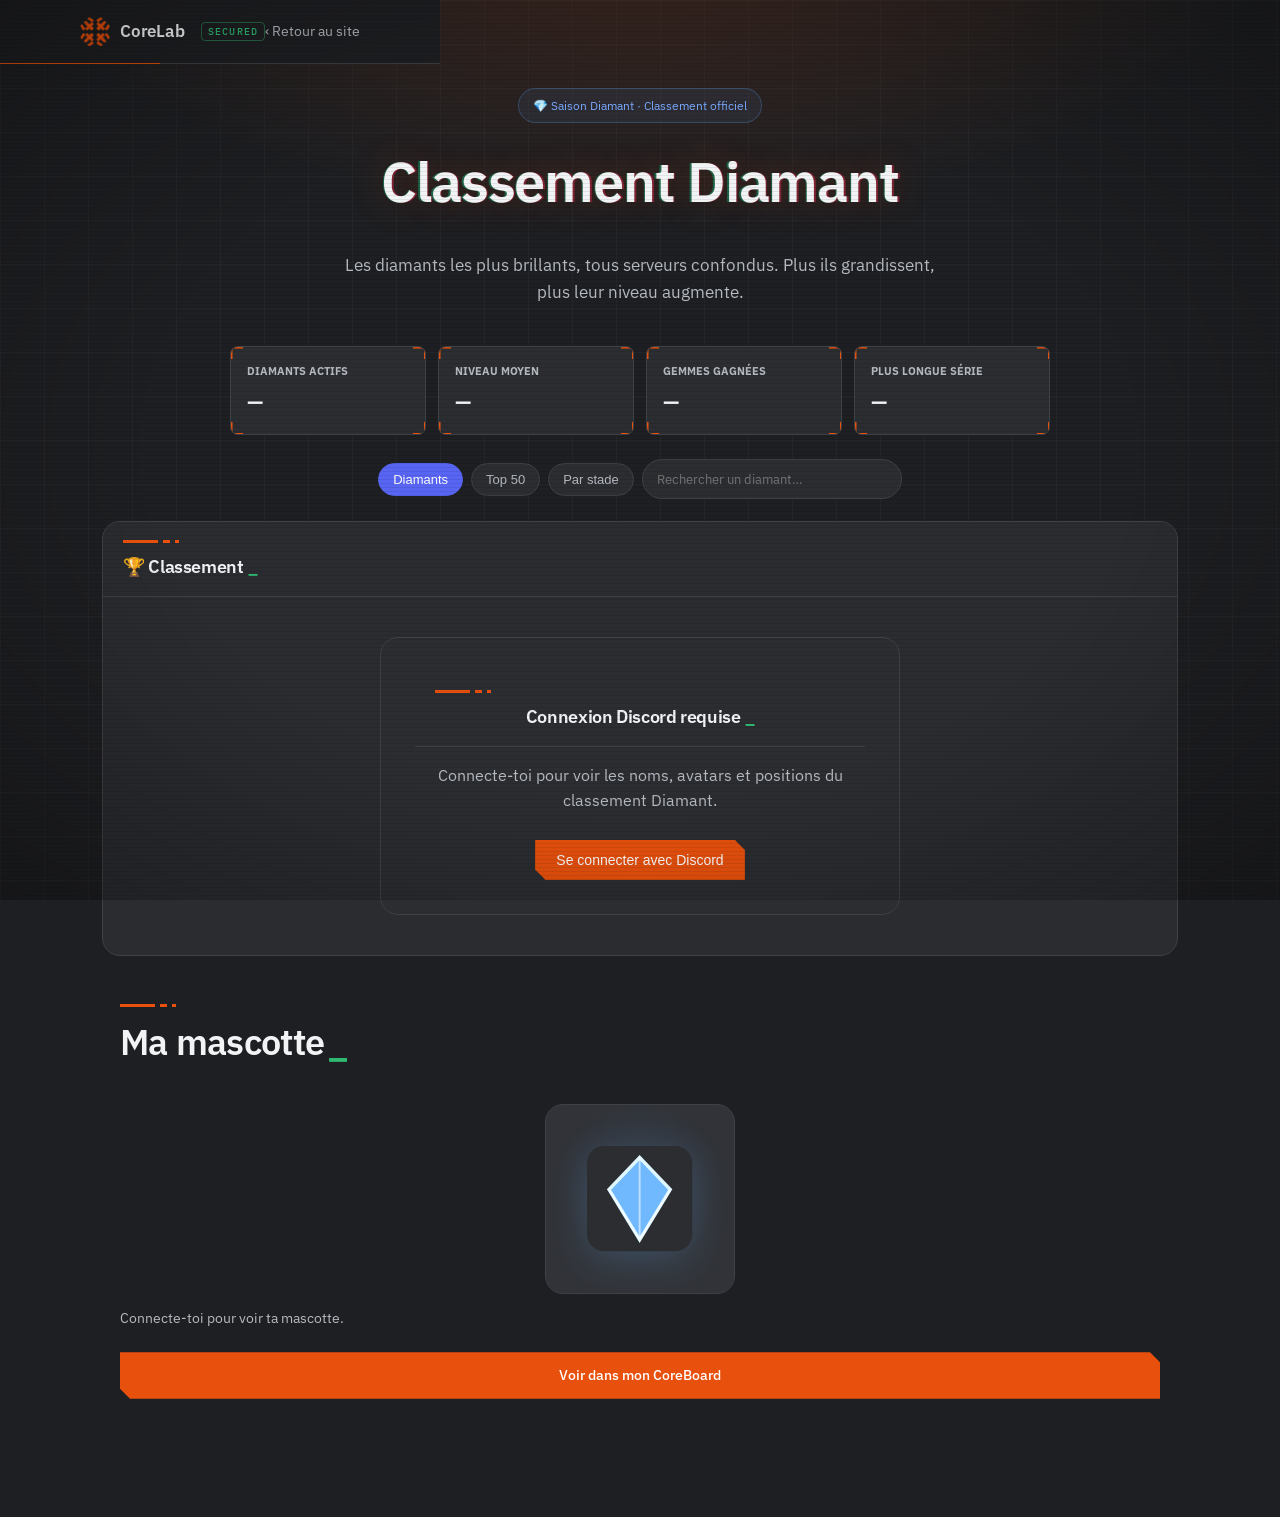
<file: diamant.html>
<!DOCTYPE html>
<html lang="fr">
<head>
  <meta charset="utf-8">
  <meta name="viewport" content="width=device-width, initial-scale=1, viewport-fit=cover">
  <meta name="theme-color" content="#1e1f22">
  <meta name="color-scheme" content="dark">
  <title>Diamant — CoreLab</title>
  <link rel="icon" type="image/png" href="logo.png">
  <link rel="preconnect" href="https://fonts.googleapis.com">
  <link rel="preconnect" href="https://fonts.gstatic.com" crossorigin>
  <link href="https://fonts.googleapis.com/css2?family=Bricolage+Grotesque:opsz,wght@12..96,400;12..96,600;12..96,800&display=swap" rel="stylesheet">
  <style>
    :root{--bg:#1e1f22;--s1:#2b2d31;--ln:#3f4147;--tx:#f2f3f5;--mu:#b5bac1;--ac:#e8510d;--ac2:#ff7a3d}
    *{box-sizing:border-box}
    body{margin:0;min-height:100vh;background:radial-gradient(ellipse 70% 50% at 50% -5%,rgba(232,81,13,.16),transparent 70%),var(--bg);color:var(--tx);font-family:"Bricolage Grotesque",system-ui,sans-serif}
    a{color:inherit;text-decoration:none}
    header{height:64px;display:flex;align-items:center;justify-content:space-between;padding:0 max(22px,calc((100vw - 1120px)/2));border-bottom:1px solid var(--ln);background:rgba(30,31,34,.78);backdrop-filter:blur(14px)}
    .logo{display:flex;align-items:center;gap:10px;font-weight:800;font-size:19px}.logo img{width:30px;height:30px;border-radius:8px}
    .back{color:var(--mu);font-size:14px}
    main{max-width:1120px;margin:auto;padding:72px 22px 100px}
    .head{display:flex;flex-direction:column;align-items:center;text-align:center;gap:12px;margin:16px auto 32px}
    .season-pill{display:inline-flex;align-items:center;gap:8px;padding:7px 14px;border:1px solid rgba(88,166,255,.25);border-radius:999px;background:rgba(88,166,255,.08);color:#79a8ff;font-size:12px}
    h1{margin:4px 0 0;font-size:clamp(38px,6vw,58px);line-height:1;letter-spacing:-.04em}
    .lead{max-width:620px;margin:10px auto 0;color:var(--mu)}
    .btn{display:inline-flex;align-items:center;justify-content:center;padding:12px 20px;border:1px solid var(--ac);border-radius:999px;background:var(--ac);color:#fff;font-weight:800}
    .btn.ghost{background:transparent;border-color:var(--ln)}
    .stats{display:grid;grid-template-columns:repeat(4,1fr);gap:12px;max-width:820px;margin:0 auto 24px}
    .stat{padding:16px;border:1px solid var(--ln);border-radius:14px;background:rgba(43,45,49,.96);text-align:left}
    .stat span{display:block;color:var(--mu);font-size:11px;font-weight:800;text-transform:uppercase}.stat b{display:block;margin-top:4px;font-size:21px}
    .filters{display:flex;align-items:center;justify-content:center;gap:8px;margin:0 auto 22px;flex-wrap:wrap}
    .filter{padding:8px 14px;border:1px solid var(--ln);border-radius:999px;background:var(--s1);color:var(--mu);cursor:pointer;font-size:13px}
    .filter.on{background:#5865f2;border-color:#5865f2;color:#fff}.search{min-width:260px;padding:10px 14px;border:1px solid var(--ln);border-radius:999px;background:var(--s1)}
    .podium{min-height:280px;display:grid;grid-template-columns:repeat(3,minmax(0,1fr));gap:16px;align-items:end;margin-bottom:18px}
    .podium-card{position:relative;min-height:220px;padding:24px 16px 18px;border:1px solid var(--ln);border-radius:18px;background:linear-gradient(145deg,#1a1a23,#121218);text-align:center}
    .podium-card.first{min-height:270px;border-color:#f2bd45;box-shadow:0 14px 50px rgba(242,189,69,.08)}
    .podium-card.second{min-height:225px}.podium-card.third{min-height:225px}
    .medal{position:absolute;top:-12px;left:-12px;width:38px;height:38px;display:grid;place-items:center;border-radius:50%;background:#5865f2;color:#fff;font-weight:800;border:3px solid var(--bg)}
    .podium-card.first .medal{background:#f2bd45;color:#111}.podium-card.third .medal{background:#cd7f32}
    .avatar-ring{width:96px;height:96px;margin:0 auto 12px;padding:4px;border-radius:50%;border:3px solid #5865f2;background:var(--bg)}
    .podium-card.first .avatar-ring{border-color:#f2bd45}.podium-card.third .avatar-ring{border-color:#cd7f32}
    .avatar-ring img{width:100%;height:100%;border-radius:50%;object-fit:cover}
    .podium-name{font-size:18px;font-weight:800}.podium-diamond{color:var(--mu);font-size:12.5px}
    .podium-level{margin:12px 0 4px;color:#f2bd45;font-size:24px;font-weight:800}.podium-xp{color:var(--mu);font-size:12.5px}
    .progress{height:7px;margin-top:12px;border-radius:999px;background:#3f4147;overflow:hidden}.progress i{display:block;height:100%;border-radius:999px;background:linear-gradient(90deg,#5865f2,#79a8ff)}
    .board{border:1px solid var(--ln);border-radius:18px;background:rgba(43,45,49,.96)}
    .board h2{margin:0;padding:18px 20px;border-bottom:1px solid var(--ln);font-size:18px}
    .table-head,.row{display:grid;grid-template-columns:62px minmax(220px,1fr) 140px 100px 150px;gap:12px;align-items:center}
    .table-head{padding:10px 20px;color:var(--mu);font-size:11px;font-weight:800;text-transform:uppercase;border-bottom:1px solid var(--ln)}
    .rows{display:grid}.row{padding:13px 20px;border-bottom:1px solid var(--ln)}
    .row:last-child{border-bottom:0}.rank{width:34px;height:34px;display:grid;place-items:center;border-radius:50%;background:var(--s1);color:var(--mu);font-weight:800}
    .person{display:flex;align-items:center;gap:10px;min-width:0}.person img{width:40px;height:40px;border-radius:50%;flex:none}.person-main{min-width:0}.person-name{font-weight:800;overflow:hidden;text-overflow:ellipsis;white-space:nowrap}.person-meta{color:var(--mu);font-size:12.5px}
    .level{color:#79a8ff;font-weight:800}.gemmes{font-weight:800}.mini-progress{height:6px;border-radius:999px;background:#3f4147;overflow:hidden}.mini-progress i{display:block;height:100%;border-radius:999px;background:#5865f2}
    .mine{position:sticky;top:82px;padding:18px}.gem{width:min(190px,78%);aspect-ratio:1;margin:8px auto 14px;border-radius:18px;background:radial-gradient(circle at 50% 42%,rgba(88,166,255,.12),transparent 58%),#313338;display:grid;place-items:center;border:1px solid var(--ln);overflow:hidden}
    .gem svg{width:56%;height:56%;max-width:120px;max-height:120px;filter:drop-shadow(0 10px 18px rgba(113,185,255,.18))}
    .mine p{color:var(--mu);font-size:13.5px;line-height:1.55}.mine .btn{width:100%;margin-top:10px}
    .status{padding:20px;color:var(--mu)}.error{color:#ff8a80}
    .login{max-width:520px;margin:40px auto;text-align:center;padding:34px;border:1px solid var(--ln);border-radius:18px;background:rgba(43,45,49,.96)}
    .login p{color:var(--mu)}
    .login .btn{margin-top:10px}
    @media(max-width:850px){.layout{grid-template-columns:1fr}.mine{position:static}.head{align-items:center}.stats{grid-template-columns:1fr 1fr}.podium{grid-template-columns:1fr}.podium-card,.podium-card.first{min-height:220px}.table-head{display:none}.row{grid-template-columns:44px 1fr auto}.row .level-col,.row .progress-col{display:none}.search{width:100%;min-width:0}}
  </style>
<link rel="stylesheet" href="pro.css">
</head>
<body>
  <header>
    <a class="logo" href="index.html"><img src="logo.png" alt="" width="30" height="30">CoreLab</a>
    <a class="back" href="index.html">‹ Retour au site</a>
  </header>
  <main>
    <div class="head">
      <div class="season-pill">💎 Saison Diamant · Classement officiel</div>
      <h1>Classement Diamant</h1>
      <p class="lead">Les diamants les plus brillants, tous serveurs confondus. Plus ils grandissent, plus leur niveau augmente.</p>
    </div>
    <div id="stats" class="stats">
      <div class="stat"><span>Diamants actifs</span><b id="statCount">—</b></div>
      <div class="stat"><span>Niveau moyen</span><b id="statLevel">—</b></div>
      <div class="stat"><span>Gemmes gagnées</span><b id="statGems">—</b></div>
      <div class="stat"><span>Plus longue série</span><b id="statStreak">—</b></div>
    </div>
    <div class="filters">
      <button class="filter on" type="button" data-filter="all">Diamants</button>
      <button class="filter" type="button" data-filter="top">Top 50</button>
      <button class="filter" type="button" data-filter="stage">Par stade</button>
      <input class="search" id="search" type="search" placeholder="Rechercher un diamant…" aria-label="Rechercher un diamant">
    </div>
    <div class="layout">
      <section class="board">
        <h2>🏆 Classement</h2>
        <div id="content"><div class="status">Chargement du classement…</div></div>
      </section>
      <aside class="mine">
        <h2 style="padding:0 0 12px;border:0">Ma mascotte</h2>
        <div class="gem" id="gemPreview">
          <svg viewBox="0 0 220 220" aria-hidden="true"><rect width="220" height="220" rx="36" fill="#2b2d31"/><path d="m110 24 64 67-64 105-64-105z" fill="#71b9ff" stroke="#dff7ff" stroke-width="7"/><path d="m46 91 64 105 64-105M110 24v172" fill="none" stroke="#fff" stroke-opacity=".55" stroke-width="4"/></svg>
        </div>
        <p id="mineInfo">Connecte-toi pour voir ta mascotte.</p>
        <a class="btn" href="dashboard.html">Voir dans mon CoreBoard</a>
      </aside>
    </div>
  </main>
  <script>
    var API="https://corelab-bot.onrender.com/panel";
    var token=null;
    try{token=localStorage.getItem("cl_dash")}catch(e){}
    var hashToken=(location.hash.match(/token=([\w.-]+)/)||[])[1];
    if(hashToken){token=hashToken;try{localStorage.setItem("cl_dash",token)}catch(e){}history.replaceState(null,"",location.pathname+location.search)}
    function esc(v){var d=document.createElement("div");d.textContent=String(v||"");return d.innerHTML}
    function login(){
      location.href="https://corelab-bot.onrender.com/panel/auth/login?return=diamant";
    }
    function pod(item,place){
      var cls=place===1?"first":place===2?"second":"third";
      var medal=place===1?"#1":place===2?"#2":"#3";
      return '<div class="podium-card '+cls+'"><div class="medal">'+medal+'</div><div class="avatar-ring"><img src="'+esc(item.avatar)+'" alt=""></div><div class="podium-name">'+esc(item.name)+'</div><div class="podium-diamond">'+esc(item.diamant)+' · '+esc(item.temperament||item.stage)+'</div><div class="podium-level">Niv. '+item.level+'</div><div class="podium-xp">'+item.xp.toLocaleString("fr-FR")+' XP · '+item.gems.toLocaleString("fr-FR")+' gemmes</div><div class="progress"><i style="width:'+Math.min(100,Math.max(8,item.mood))+'%"></i></div></div>';
    }
    function bindFilters(){
      var buttons=document.querySelectorAll(".filter"),search=document.getElementById("search");
      if(!buttons.length||!search||search.dataset.bound)return;
      search.dataset.bound="1";
      function apply(){
        var active=document.querySelector(".filter.on"),mode=active?active.dataset.filter:"all",q=search.value.trim().toLowerCase();
        var list=(window.diamondRows||[]).filter(function(item){
          var text=(item.name+" "+item.diamant+" "+item.stage+" "+item.temperament).toLowerCase();
          if(q&&!text.includes(q))return false;
          if(mode==="top")return item.rank<=50;
          if(mode==="stage")return item.stageNumber>=3;
          return true;
        });
        var content=document.getElementById("content");
        var oldMe=document.getElementById("mineInfo")?document.getElementById("mineInfo").innerHTML:"";
        renderRows(content,list);
        if(oldMe)document.getElementById("mineInfo").innerHTML=oldMe;
      }
      buttons.forEach(function(button){button.addEventListener("click",function(){buttons.forEach(function(b){b.classList.remove("on")});button.classList.add("on");apply()})});
      search.addEventListener("input",apply);
    }
    function renderRows(content,list){
      content.innerHTML="";
      if(!list.length){content.innerHTML='<div class="status">Aucun résultat pour cette recherche.</div>';return}
      var top=list.slice(0,3),podium=document.createElement("div");podium.className="podium";
      if(top[1])podium.innerHTML+=pod(top[1],2);
      if(top[0])podium.innerHTML+=pod(top[0],1);
      if(top[2])podium.innerHTML+=pod(top[2],3);
      content.appendChild(podium);
      var table=document.createElement("div");
      table.innerHTML='<div class="table-head"><span>Rang</span><span>Joueur / Diamant</span><span>Voie</span><span>Niveau</span><span>Progression</span></div><div class="rows"></div>';
      var rows=table.querySelector(".rows");
      list.slice(0,50).forEach(function(item){
        var progress=Math.min(100,Math.max(4,Math.round(item.mood)));
        var row=document.createElement("div");row.className="row";
        row.innerHTML='<div class="rank">'+item.rank+'</div><div class="person"><img src="'+esc(item.avatar)+'" alt=""><div class="person-main"><div class="person-name">'+esc(item.name)+'</div><div class="person-meta">'+esc(item.diamant)+' · '+esc(item.stage)+'</div></div></div><div>'+esc(item.temperament||"Diamant")+'</div><div class="level-col level">Niv. '+item.level+'</div><div class="progress-col"><div class="mini-progress"><i style="width:'+progress+'%"></i></div><div class="person-meta">'+item.xp.toLocaleString("fr-FR")+' XP · '+item.gems.toLocaleString("fr-FR")+' gemmes</div></div>';
        rows.appendChild(row);
      });
      content.appendChild(table);
    }
    function draw(data){
      var content=document.getElementById("content"),list=data.ranking||[],top=list.slice(0,3);
      document.getElementById("statCount").textContent=(list.length||0).toLocaleString("fr-FR");
      var avg=list.length?Math.round(list.reduce(function(n,x){return n+Number(x.level||1)},0)/list.length):0;
      var gems=list.reduce(function(n,x){return n+Number(x.gems||0)},0);
      document.getElementById("statLevel").textContent=String(avg).replace(".",",");
      document.getElementById("statGems").textContent=gems.toLocaleString("fr-FR");
      document.getElementById("statStreak").textContent="Bientôt";
      window.diamondRows=list.slice();
      bindFilters();
      content.innerHTML="";
      if(!list.length){content.innerHTML='<div class="status">Aucune mascotte créée pour le moment.</div>';return}
      var podium=document.createElement("div");podium.className="podium";
      if(top[1])podium.innerHTML+=pod(top[1],2);
      if(top[0])podium.innerHTML+=pod(top[0],1);
      if(top[2])podium.innerHTML+=pod(top[2],3);
      content.appendChild(podium);
      var table=document.createElement("div");
      table.innerHTML='<div class="table-head"><span>Rang</span><span>Joueur / Diamant</span><span>Voie</span><span>Niveau</span><span>Progression</span></div><div class="rows"></div>';
      var rows=table.querySelector(".rows");
      list.slice(0,50).forEach(function(item){
        var progress=Math.min(100,Math.max(4,Math.round(item.mood)));
        var row=document.createElement("div");row.className="row";
        row.innerHTML='<div class="rank">'+item.rank+'</div><div class="person"><img src="'+esc(item.avatar)+'" alt=""><div class="person-main"><div class="person-name">'+esc(item.name)+'</div><div class="person-meta">'+esc(item.diamant)+' · '+esc(item.stage)+'</div></div></div><div>'+esc(item.temperament||"Diamant")+'</div><div class="level-col level">Niv. '+item.level+'</div><div class="progress-col"><div class="mini-progress"><i style="width:'+progress+'%"></i></div><div class="person-meta">'+item.xp.toLocaleString("fr-FR")+' XP · '+item.gems.toLocaleString("fr-FR")+' gemmes</div></div>';
        rows.appendChild(row);
      });
      content.appendChild(table);
      if(data.me){
        document.getElementById("mineInfo").innerHTML='<strong>'+esc(data.me.diamant)+'</strong> · '+esc(data.me.stage)+'<br>Niveau '+data.me.level+' · '+data.me.gems.toLocaleString("fr-FR")+' gemmes';
      }else{
        document.getElementById("mineInfo").textContent="Tu n’a pas encore de mascotte Diamant.";
      }
    }
    if(!token){
      document.getElementById("content").innerHTML='<div class="login"><h2>Connexion Discord requise</h2><p>Connecte-toi pour voir les noms, avatars et positions du classement Diamant.</p><button class="btn" type="button" onclick="login()">Se connecter avec Discord</button></div>';
    }else{
      fetch(API+"/api/diamants",{headers:{Authorization:"Bearer "+token},cache:"no-store"}).then(function(r){if(r.status===401){try{localStorage.removeItem("cl_dash")}catch(e){}throw 0}if(!r.ok)throw 0;return r.json()}).then(draw).catch(function(){
        document.getElementById("content").innerHTML='<div class="login"><h2>Session Discord expirée</h2><p>Reconnecte-toi pour accéder au classement.</p><button class="btn" type="button" onclick="login()">Se reconnecter</button></div>';
      });
    }
  </script>
</body>
</html>
</file>
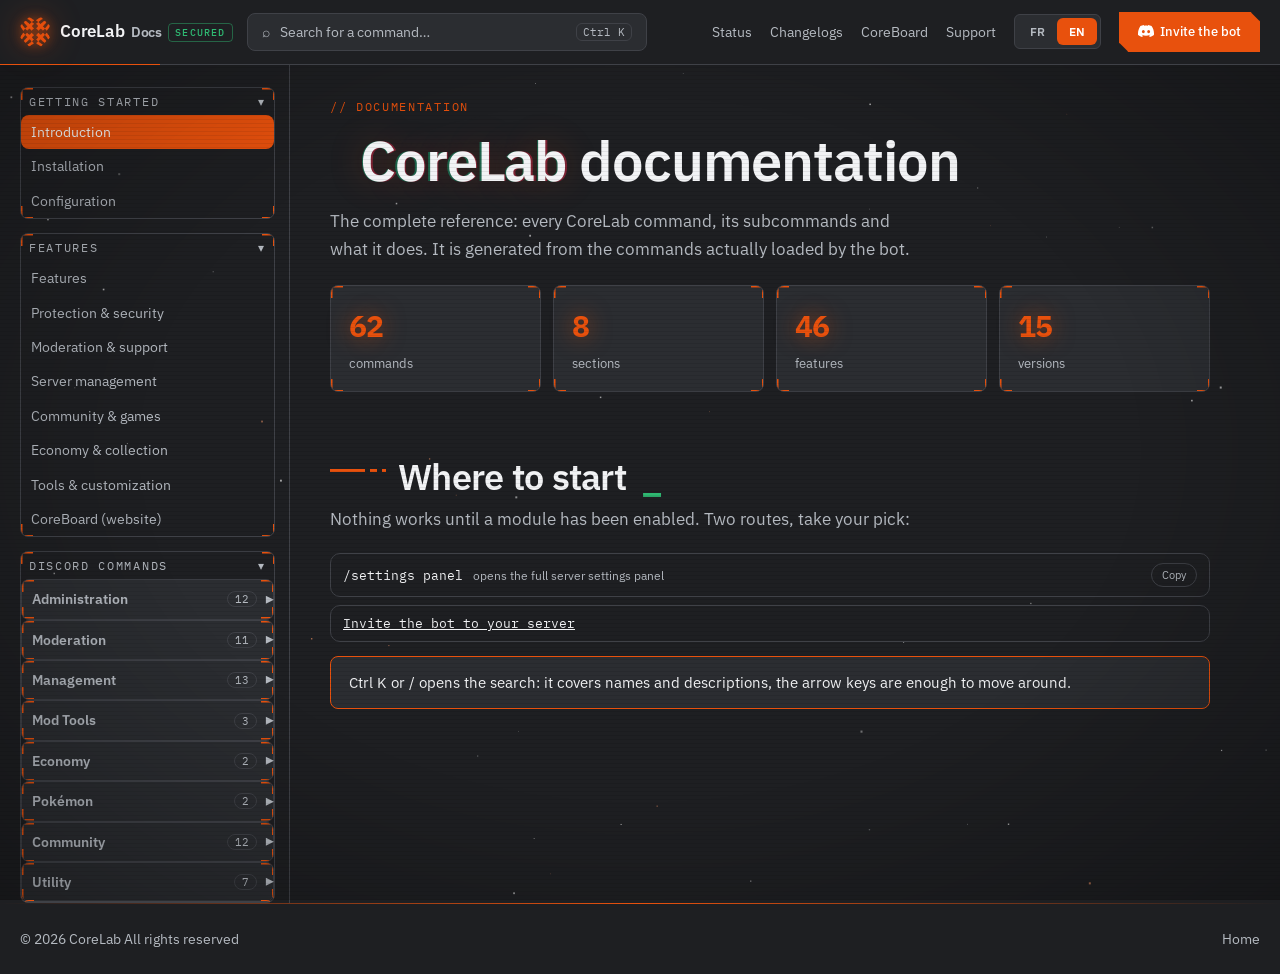
<file: docs.html>
<!DOCTYPE html>
<html lang="fr">
<head>
<meta charset="utf-8">
<meta name="viewport" content="width=device-width, initial-scale=1, viewport-fit=cover">
<link rel="icon" type="image/png" href="[data-uri]">
<link rel="preconnect" href="https://fonts.googleapis.com">
<link rel="preconnect" href="https://fonts.gstatic.com" crossorigin>
<link href="https://fonts.googleapis.com/css2?family=Bricolage+Grotesque:opsz,wght@12..96,400;12..96,600;12..96,800&display=swap" rel="stylesheet">
<title>CoreLab Documentation</title>
<style>

:root{--fg:#fff;--mut:#b5bac1;--card:#2b2d31;--bd:#3f4147;--r:14px;--f:system-ui,-apple-system,"Segoe UI",Roboto,sans-serif;--m:ui-monospace,Menlo,Consolas,monospace;box-sizing:border-box;padding-top:env(safe-area-inset-top,0px);padding-bottom:env(safe-area-inset-bottom,0px)}
html{scroll-padding-top:80px;scroll-behavior:smooth}
*,*::before,*::after{box-sizing:inherit}
body{margin:0;color:var(--fg);font-family:var(--f);line-height:1.6;min-height:100vh;background-color:#000;background-image:url("data:image/svg+xml,%3Csvg xmlns='http://www.w3.org/2000/svg' width='34.64' height='60' viewBox='0 0 34.64 60'%3E%3Cpath d='M17.32 10L34.64 20V40L17.32 50L0 40V20ZM17.32 30V50M17.32 30L0 20M17.32 30L34.64 20M17.32 0V10M17.32 50V60' fill='none' stroke='white' stroke-opacity='.09' stroke-width='1'/%3E%3C/svg%3E");background-size:52px 90px;animation:up 8s linear infinite}
@keyframes up{to{background-position:0 -90px}}
@media(prefers-reduced-motion:reduce){body{animation:none}}
body::before{content:"";position:fixed;inset:0;z-index:-1;pointer-events:none;background:radial-gradient(ellipse 70% 55% at 50% 0%,rgba(255,255,255,.07),transparent 70%),radial-gradient(ellipse 120% 90% at 50% 40%,transparent 35%,#000 100%)}
a{color:inherit;text-decoration:none}
.top{position:sticky;top:0;z-index:50;background:rgba(0,0,0,.82);-webkit-backdrop-filter:blur(10px);backdrop-filter:blur(10px);border-bottom:1px solid var(--bd)}
.tin{max-width:1440px;margin:0 auto;padding:11px 20px;display:flex;align-items:center;gap:14px}
.burger{display:none;border:1px solid var(--bd);background:var(--card);color:var(--fg);border-radius:10px;width:38px;height:38px;font-size:18px;cursor:pointer}
.logo{display:flex;align-items:center;font-weight:800;font-size:18px;letter-spacing:-.02em;white-space:nowrap}.logo img{width:28px;height:28px;border-radius:8px;margin-right:10px}.logo small{color:var(--mut);font-weight:600;margin-left:6px;font-size:14px}
.sbtn{flex:1;max-width:400px;display:flex;align-items:center;gap:10px;padding:9px 14px;border:1px solid var(--bd);border-radius:var(--r);background:var(--card);color:var(--mut);font:14px var(--f);cursor:pointer;text-align:left}
.sbtn kbd{margin-left:auto;font:11px var(--m);border:1px solid var(--bd);border-radius:6px;padding:1px 6px}
.tl{display:flex;gap:18px;font-size:14px;color:var(--mut);margin-left:auto;align-items:center}.tl a:hover{color:var(--fg)}
.lang{display:flex;border:1px solid var(--bd);border-radius:999px;padding:3px;background:var(--card)}
.lang button{border:0;background:transparent;color:var(--mut);font:600 12px var(--f);padding:6px 12px;border-radius:999px;cursor:pointer}.lang button.on{background:var(--fg);color:#000}
.btn{display:inline-block;padding:8px 16px;border-radius:var(--r);border:1px solid var(--fg);background:var(--fg);color:#000;font-weight:600;font-size:13px;white-space:nowrap}.btn:hover{color:#000}.btn svg{width:16px;height:16px;vertical-align:-3px;margin-right:6px}
.shell{max-width:1440px;margin:0 auto;display:grid;grid-template-columns:290px minmax(0,1fr);width:100%;flex:1}
#side{position:sticky;top:62px;align-self:start;height:calc(100vh - 62px);overflow:auto;padding:22px 14px 40px 20px;border-right:1px solid var(--bd);scrollbar-width:thin}
.sg{margin-bottom:14px}.sg>summary{cursor:pointer;list-style:none;font:12px var(--m);letter-spacing:.14em;text-transform:uppercase;color:var(--mut);padding:6px 8px}
summary::-webkit-details-marker{display:none}.sg>summary::after,.sc>summary::after{content:"▾";float:right;transition:transform .2s}details:not([open])>summary::after{transform:rotate(-90deg)}
#side a{display:block;padding:6px 10px;border-radius:8px;font-size:14px;color:var(--mut)}#side a:hover{color:var(--fg);background:var(--card)}#side a.on{color:#000;background:var(--fg)}
.sc>summary{cursor:pointer;list-style:none;display:flex;align-items:center;gap:8px;padding:2px 0}.sc>summary a{flex:1;font-weight:600;color:var(--fg)}.sc>summary::after{order:3;float:none;color:var(--mut)}
.sc>summary em{font:11px var(--m);font-style:normal;color:var(--mut);border:1px solid var(--bd);border-radius:999px;padding:0 7px}
.sc .sl{margin-left:12px;font:13px var(--m);border-left:1px solid var(--bd);border-radius:0 8px 8px 0}
main{padding:34px 40px 60px;max-width:960px;min-width:0}
main section,main .ent,.fgroup{scroll-margin-top:80px}
.hero{padding-bottom:10px}.eyebrow{font:12px var(--m);color:var(--mut);letter-spacing:.14em;text-transform:uppercase}
h1{font-size:clamp(32px,5vw,48px);letter-spacing:-.03em;margin:6px 0 14px}h2{font-size:clamp(24px,3.5vw,32px);letter-spacing:-.025em;margin:0 0 8px;display:flex;align-items:center;gap:12px;flex-wrap:wrap}
h2 em{font:12px var(--m);font-style:normal;color:var(--mut);border:1px solid var(--bd);border-radius:999px;padding:2px 10px}
.lead{color:var(--mut);margin:0 0 20px;max-width:720px}
.stats4{display:grid;grid-template-columns:repeat(auto-fit,minmax(150px,1fr));gap:12px;margin:22px 0 10px}.stat{padding:16px 18px;background:var(--card);border:1px solid var(--bd);border-radius:var(--r)}.stat b{display:block;font-size:30px;letter-spacing:-.03em}.stat span{font-size:13px;color:var(--mut)}
main>section{margin-top:56px;padding-top:36px;border-top:1px solid var(--bd)}main>.hero+section{border-top:0;margin-top:30px}
.steps{display:grid;gap:14px}.step{display:flex;gap:16px;padding:20px;background:var(--card);border:1px solid var(--bd);border-radius:var(--r)}
.num{flex:none;width:34px;height:34px;border-radius:50%;background:var(--fg);color:#000;font-weight:700;display:grid;place-items:center}.step h3{margin:0 0 4px;font-size:17px}.step p{margin:0;color:var(--mut);font-size:14.5px}
.code{display:flex;align-items:center;justify-content:space-between;gap:10px;flex-wrap:wrap;padding:9px 12px;margin-top:8px;background:#1e1f22;border:1px solid var(--bd);border-radius:10px;font:13px var(--m)}
.code span{overflow-x:auto;white-space:nowrap}.code i{flex:1 1 180px;font:12px var(--f);font-style:normal;color:var(--mut)}
.code button{flex:none;border:1px solid var(--bd);background:transparent;color:var(--mut);font:11px var(--f);padding:4px 10px;border-radius:999px;cursor:pointer}.code button:hover{color:#000;background:var(--fg)}
.note{padding:14px 18px;border:1px solid var(--fg);border-radius:var(--r);font-size:14.5px;background:var(--card);margin-top:14px}
.ent{padding:22px;background:var(--card);border:1px solid var(--bd);border-radius:var(--r);margin-bottom:16px}
.ent .eh{display:flex;align-items:center;gap:10px}.ent h3{margin:0;font:700 18px var(--m)}.anc{color:var(--mut);font-size:15px}.anc:hover{color:var(--fg)}
.ent>p{margin:8px 0 4px;color:var(--mut);font-size:14.5px}
table{width:100%;border-collapse:collapse;margin-top:14px;font-size:13.5px;border:1px solid var(--bd);border-radius:10px;overflow:hidden;display:block;overflow-x:auto}
th,td{text-align:left;padding:9px 12px;border-bottom:1px solid var(--bd);vertical-align:top}th{font:11px var(--m);letter-spacing:.1em;text-transform:uppercase;color:var(--mut);background:#1e1f22}tr:last-child td{border-bottom:0}td:last-child{color:var(--mut)}tr.gr td{background:#1e1f22;font:12px var(--m);color:var(--fg)}
.tag{font:12px var(--m);padding:3px 9px;border:1px solid var(--bd);border-radius:999px;color:var(--fg);background:#1e1f22;cursor:pointer;white-space:nowrap}.tag:hover{background:var(--fg);color:#000}
.pv{margin-top:16px;border:1px solid var(--bd);border-radius:12px;background:#1e1f22;overflow:hidden}.pvh{padding:7px 14px;border-bottom:1px solid var(--bd);font:12px var(--m);color:var(--mut)}
.pvm{display:flex;gap:10px;padding:12px 14px;font-size:13.5px}.pvm+.pvm{padding-top:0}.pvm .av{flex:none;width:34px;height:34px;border-radius:50%;background:#3f4147;display:grid;place-items:center;font-weight:700;font-size:13px}.pvm .av.c{background:var(--fg);color:#000}
.pvm div{min-width:0}.pvm span.u{color:var(--mut)}.pvm .bt{font-size:10px;font-weight:700;background:var(--fg);color:#000;border-radius:4px;padding:1px 5px;margin-left:6px}
.pvm .emb{border-left:4px solid var(--fg);background:#2b2d31;border-radius:6px;padding:9px 12px;margin-top:6px}.pvm .emb b{display:block;font:700 14px var(--m)}.pvm .emb p{margin:3px 0 0;color:var(--mut)}
.cap{margin:0;padding:0 14px 10px;font-size:12px;color:var(--mut)}
#sm{position:fixed;inset:0;z-index:100;background:rgba(0,0,0,.72);display:flex;justify-content:center;align-items:flex-start;padding:12vh 16px 0}#sm[hidden]{display:none}
.sbox{width:100%;max-width:620px;background:var(--card);border:1px solid var(--bd);border-radius:var(--r);overflow:hidden}
#si{width:100%;border:0;border-bottom:1px solid var(--bd);background:transparent;color:var(--fg);font:16px var(--f);padding:16px 18px;outline:0}
#sr{max-height:52vh;overflow:auto}#sr a{display:flex;gap:12px;padding:10px 18px;border-bottom:1px solid var(--bd);font-size:14px}#sr a b{font:600 13px var(--m);flex:none}#sr a span{color:var(--mut);overflow:hidden;text-overflow:ellipsis;white-space:nowrap}#sr a.on,#sr a:hover{background:var(--fg);color:#000}#sr a.on span,#sr a:hover span{color:#333}#sr p{margin:0;padding:16px 18px;color:var(--mut)}
footer{max-width:1440px;margin:0 auto;width:100%;padding:24px 20px;border-top:1px solid var(--bd);display:flex;justify-content:space-between;flex-wrap:wrap;gap:12px;font-size:13px;color:var(--mut)}
body{display:flex;flex-direction:column;animation:up 8s linear infinite}
@media(max-width:900px){.burger{display:block}.tl a:not(.btn){display:none}.sbtn kbd{display:none}.shell{grid-template-columns:1fr}#side{position:fixed;z-index:60;left:0;top:62px;width:290px;max-width:86vw;background:#1e1f22;transform:translateX(-102%);transition:transform .25s}body.nav #side{transform:none}main{padding:26px 16px 50px}.logo small{display:none}}

.fgrid{display:grid;grid-template-columns:repeat(auto-fill,minmax(250px,1fr));gap:14px}
.fcard{padding:20px;background:var(--card);border:1px solid var(--bd);border-radius:var(--r)}
.fcard .ic{font-size:22px;line-height:1;margin-bottom:10px}
.fcard h3{margin:0 0 6px;font-size:16px;display:flex;align-items:center;gap:8px;flex-wrap:wrap}
.fcard p{margin:0 0 10px;color:var(--mut);font-size:14px}
.fcard ul{margin:0;padding:0 0 0 18px;color:var(--mut);font-size:13.5px}
.fcard li{margin:2px 0}
.fcard .tags{display:flex;gap:6px;flex-wrap:wrap;margin-top:12px}
.tag{font:11px var(--m);padding:3px 9px;border:1px solid var(--bd);border-radius:999px;color:var(--mut);background:#1e1f22}
.badge{font:700 10px var(--m);letter-spacing:.06em;text-transform:uppercase;padding:2px 8px;border-radius:999px;background:var(--fg);color:#000}
.fgroup{margin:34px 0 14px;font:12px var(--m);letter-spacing:.14em;text-transform:uppercase;color:var(--mut)}
.fgroup:first-of-type{margin-top:6px}
.rel{padding:24px;background:var(--card);border:1px solid var(--bd);border-radius:var(--r);margin-bottom:16px}
.rel header{display:flex;align-items:baseline;gap:12px;flex-wrap:wrap;margin-bottom:6px}
.rel h3{margin:0;font-size:22px;letter-spacing:-.02em}
.rel .vt{font:12px var(--m);color:#000;background:var(--fg);padding:2px 10px;border-radius:999px;font-weight:700}
.rel time{font:12px var(--m);color:var(--mut)}
.rel .sum{margin:0 0 16px;color:var(--mut);font-size:14.5px}
.rel h4{margin:18px 0 8px;font-size:15px}
.rel ul{margin:0;padding:0;list-style:none;display:grid;gap:8px}
.rel li{display:flex;gap:10px;font-size:14.5px;color:#d4d4d4}
.rel li em{flex:none;font-style:normal}
.rel code{font:12.5px var(--m);padding:1px 7px;background:#1e1f22;border:1px solid var(--bd);border-radius:6px;color:var(--fg)}
.sidehead{margin-top:0}

main>section,main>.hero{display:none}main>.show{display:block}
.only .ent:not(.sel),.only .rel:not(.sel){display:none}
main>section{margin-top:0;padding-top:0;border-top:0}main>.hero{padding-bottom:24px}
@keyframes rise{from{opacity:0;transform:translateY(16px)}to{opacity:1;transform:none}}
main>.show{animation:rise .35s ease both}@media(prefers-reduced-motion:reduce){main>.show{animation:none}}

/* ===== Accent #e8510d ===== */
:root{--ac:#e8510d}
::selection{background:#e8510d;color:#fff}
body::before{background:radial-gradient(ellipse 60% 45% at 50% 0%,rgba(232,81,13,.22),transparent 70%),radial-gradient(ellipse 70% 55% at 50% 0%,rgba(255,255,255,.05),transparent 70%),radial-gradient(ellipse 120% 90% at 50% 40%,transparent 35%,#000 100%)}
.btn{background:var(--ac);border-color:var(--ac);color:#fff}
.btn:hover,nav ul a.btn:hover,.tl a.btn:hover{color:#fff;box-shadow:0 6px 22px rgba(232,81,13,.45)}
.btn.ghost{background:transparent;border-color:var(--fg);color:var(--fg)}
.btn.ghost:hover{color:var(--fg);box-shadow:none}
.lang button.on{background:var(--ac);color:#fff}
.eyebrow{color:var(--ac)}
nav ul a:hover,.tl a:hover{color:var(--ac)}
a:focus-visible,button:focus-visible{outline:2px solid var(--ac);outline-offset:2px}
#side a.on{background:var(--ac);color:#fff}
.num{background:var(--ac);color:#fff}
.note{border-color:var(--ac)}
.code button:hover{background:var(--ac);border-color:var(--ac);color:#fff}
.stat b{color:var(--ac)}
h2 em{color:var(--ac);border-color:rgba(232,81,13,.4)}

/* ===== Design CoreLab (identique à la page d'accueil) ===== */
:root{--bg:#1e1f22;--fg:#f2f3f5;--mut:#b5bac1;--card:#2b2d31;--bd:#3f4147;--r:16px;--ac:#e8510d;--ac2:#ff7a3d;--f:"Bricolage Grotesque",system-ui,-apple-system,"Segoe UI",Roboto,sans-serif}
body{background:var(--bg)!important;background-image:none!important;animation:none!important;font-family:var(--f);-webkit-font-smoothing:antialiased}
body::before{background:radial-gradient(ellipse 70% 50% at 50% -5%,rgba(232,81,13,.2),transparent 70%),radial-gradient(ellipse 50% 40% at 100% 60%,rgba(232,81,13,.06),transparent 70%)!important}
::selection{background:var(--ac);color:#fff}
.top,header.sh{position:sticky;top:0;z-index:50;padding-top:env(safe-area-inset-top,0px);background:rgba(30,31,34,.72)!important;-webkit-backdrop-filter:blur(14px);backdrop-filter:blur(14px);border-bottom:1px solid var(--bd)}
.tin{min-height:64px;padding-top:0!important;padding-bottom:0!important}
.logo{font-weight:800;font-size:20px;letter-spacing:-.02em}
.logo img{width:30px;height:30px;border-radius:8px}
.logo small{font-size:14px}
.tl,nav ul{font-size:14px}
.btn{border-radius:999px;font-family:var(--f);transition:transform .15s,box-shadow .15s}
.btn:hover{transform:translateY(-2px)}
.btn.sm,.tl .btn,nav .btn{padding:9px 18px;font-size:13px}
.lang{background:var(--card)}
h1,h2{font-weight:800;letter-spacing:-.035em}
h1{line-height:1.05}
.card,.tile,.rows,.hist,.overall,.rel{border-radius:16px}
#side a.on,.num,.badge,.rel .vt,.pvm .bt,.tag:hover,.code button:hover{background:var(--ac)!important;color:#fff!important}
footer{border-top:1px solid var(--bd)}

</style>
<link rel="stylesheet" href="fx.css">
<link rel="stylesheet" href="pro.css">
</head>
<body>
<header class="top"><div class="tin">
<button class="burger" id="bg" aria-label="Menu">☰</button>
<a class="logo" href="index.html"><img src="[data-uri]" alt="">CoreLab<small>Docs</small></a>
<button class="sbtn" id="sbtn" type="button"><span>⌕</span><span id="sbl"></span><kbd>Ctrl K</kbd></button>
<div class="tl"><a href="index.html" data-u="Accueil"></a><a href="status.html" data-u="status"></a><a href="changelogs.html" data-u="blog"></a><a href="dashboard.html" data-u="dashboard"></a><a href="https://discord.gg/GfbkAqHaFn" target="_blank" rel="noopener" data-u="support"></a>
<div class="lang" role="group" aria-label="Langue"><button data-l="fr">FR</button><button data-l="en">EN</button></div>
<a class="btn" href="https://discord.com/oauth2/authorize?client_id=1403513450273177772&scope=bot%20applications.commands&permissions=8" target="_blank" rel="noopener"><svg viewBox="0 0 24 24" fill="currentColor" aria-hidden="true"><path d="M20.317 4.3698a19.7913 19.7913 0 00-4.8851-1.5152.0741.0741 0 00-.0785.0371c-.211.3753-.4447.8648-.6083 1.2495-1.8447-.2762-3.68-.2762-5.4868 0-.1636-.3933-.4058-.8742-.6177-1.2495a.077.077 0 00-.0785-.037 19.7363 19.7363 0 00-4.8852 1.515.0699.0699 0 00-.0321.0277C.5334 9.0458-.319 13.5799.0992 18.0578a.0824.0824 0 00.0312.0561c2.0528 1.5076 4.0413 2.4228 5.9929 3.0294a.0777.0777 0 00.0842-.0276c.4616-.6304.8731-1.2952 1.226-1.9942a.076.076 0 00-.0416-.1057c-.6528-.2476-1.2743-.5495-1.8722-.8923a.077.077 0 01-.0076-.1277c.1258-.0943.2517-.1923.3718-.2914a.0743.0743 0 01.0776-.0105c3.9278 1.7933 8.18 1.7933 12.0614 0a.0739.0739 0 01.0785.0095c.1202.099.246.1981.3728.2924a.077.077 0 01-.0066.1276 12.2986 12.2986 0 01-1.873.8914.0766.0766 0 00-.0407.1067c.3604.698.7719 1.3628 1.225 1.9932a.076.076 0 00.0842.0286c1.961-.6067 3.9495-1.5219 6.0023-3.0294a.077.077 0 00.0313-.0552c.5004-5.177-.8382-9.6739-3.5485-13.6604a.061.061 0 00-.0312-.0286zM8.02 15.3312c-1.1825 0-2.1569-1.0857-2.1569-2.419 0-1.3332.9555-2.4189 2.157-2.4189 1.2108 0 2.1757 1.0952 2.1568 2.419 0 1.3332-.9555 2.4189-2.1569 2.4189zm7.9748 0c-1.1825 0-2.1569-1.0857-2.1569-2.419 0-1.3332.9554-2.4189 2.1569-2.4189 1.2108 0 2.1757 1.0952 2.1568 2.419 0 1.3332-.946 2.4189-2.1568 2.4189Z"/></svg><span data-u="invite"></span></a></div>
</div></header>
<div class="shell"><aside id="side"></aside><main id="main"></main></div>
<footer><span data-u="f1"></span><span><a href="index.html" data-u="home"></a></span></footer>
<div id="sm" hidden><div class="sbox"><input id="si" type="text" autocomplete="off" spellcheck="false"><div id="sr"></div></div></div>
<script>
var INVITE_URL="https://discord.com/oauth2/authorize?client_id=1403513450273177772&scope=bot%20applications.commands&permissions=8";
var U={fr:{home:"Accueil",docs:"Documentation",blog:"Changelogs",dashboard:"CoreBoard",status:"Statut",cmds:"Commandes",support:"Support",invite:"Inviter le bot",f1:"© 2026 CoreLab Tous droits réservés",gs:"Premiers pas",ft:"Fonctionnalités",copy:"Copier",ok:"Copié",doc:"// documentation",
inst:"Installation",conf:"Configuration",nw:"Nouveautés",fe:"Fonctionnalités",cm:"Commandes",h_nw:"Nouveautés",l_nw:"Toutes les mises à jour de CoreLab, de la plus récente à la plus ancienne.",h_fe:"Fonctionnalités",l_fe:"Tout ce que CoreLab peut faire pour votre serveur. Cliquez sur une commande pour la copier.",prem:"Premium",c_n:"✨ Nouveautés",c_c:"🛠️ Corrections",c_a:"🔴 Améliorations",c_t:"⚙️ Technique",latest:"Dernière version",nw_err:"Impossible de charger changelog.json. Vérifie que le fichier est bien à côté de docs.html sur ton hébergement.",
h_inst:"Installer CoreLab",l_inst:"Pour ajouter CoreLab à votre serveur Discord, suivez ces étapes :",
s1:"Inviter le bot",s1d:"Cliquez sur le bouton « Inviter le bot » pour ouvrir la fenêtre d’autorisation Discord.",
s2:"Choisir votre serveur",s2d:"Sélectionnez dans la liste déroulante le serveur où vous avez les droits de gestion.",
s3:"Accorder les permissions",s3d:"Validez les permissions demandées. Recommandé : Administrateur, pour que toutes les protections fonctionnent.",
h_conf:"Configuration initiale",l_conf:"Une fois le bot ajouté, tout se règle depuis un seul panneau.",
cfg_d:"Ouvre le panneau de configuration complet du serveur.",
n_conf:"La langue du bot est configurable : les descriptions des commandes s’affichent en français ou en anglais selon le réglage de votre serveur."},
en:{home:"Home",docs:"Documentation",blog:"Changelogs",dashboard:"CoreBoard",status:"Status",cmds:"Commands",support:"Support",invite:"Invite the bot",f1:"© 2026 CoreLab All rights reserved",gs:"Getting Started",ft:"Features",copy:"Copy",ok:"Copied",doc:"// documentation",
inst:"Installation",conf:"Configuration",nw:"What’s new",fe:"Features",cm:"Commands",h_nw:"What’s new",l_nw:"Every CoreLab update, from the most recent to the oldest.",h_fe:"Features",l_fe:"Everything CoreLab can do for your server. Click a command to copy it.",prem:"Premium",c_n:"✨ New",c_c:"🛠️ Fixes",c_a:"🔴 Improvements",c_t:"⚙️ Technical",latest:"Latest version",nw_err:"Unable to load changelog.json. Make sure the file sits next to docs.html on your host.",
h_inst:"Installing CoreLab",l_inst:"To add CoreLab to your Discord server, follow these steps:",
s1:"Invite the bot",s1d:"Click the “Invite the bot” button to open the Discord authorization window.",
s2:"Select your server",s2d:"Pick from the dropdown the server where you have management rights.",
s3:"Grant permissions",s3d:"Review the requested permissions. Recommended: Administrator, so every protection works properly.",
h_conf:"Initial configuration",l_conf:"Once the bot is added, everything is tuned from a single panel.",
cfg_d:"Opens the full server settings panel.",
n_conf:"The bot language is configurable: command descriptions appear in French or English depending on your server setting."}};
/* [cmd, fr, en, [[type, path, fr, en]]] généré depuis les commandes réelles du bot */
var S=[["admin","Administration","Administration",[["/settings","Réglages du serveur : tickets, règlement, StarBoard, notifications…","Server settings: tickets, rules, StarBoard, notifications…",[["c","settings announcement","Définir le salon pour les annonces globales","Set the channel for global announcements"],["c","settings language","Changer la langue du bot sur ce serveur","Change the bot language on this server"],["c","settings ticket","Configurer les tickets ou publier le panneau","Set up tickets or publish the ticket panel"],["c","settings rules","Configurer le règlement du serveur","Configure the server rules"],["c","settings rules-edit","Modifier le règlement déjà publié","Edit the already published rules"],["c","settings starboard","Panneau de configuration du StarBoard","Open the Starboard settings panel"],["c","settings temporary-voice","Configurer les salons vocaux temporaires","Configure temporary voice channels"],["c","settings counting","Définir le salon du jeu de comptage et l'activer","Set the counting game channel and enable it"],["c","settings stop-counting","Désactiver le jeu de comptage","Disable the counting game"],["c","settings counting-stats","Voir le compte actuel et le record du serveur","View the current count and server record"],["c","settings reset-counting","Remettre le compte à 0 (le record n'est pas touché)","Reset the count to 0 (the record is kept)"],["g","settings notifications","Gérer les notifications YouTube, Twitch, Blog, Medal, TikTok, Instagram","Manage YouTube, Twitch, blog, Medal, TikTok, and Instagram notifications"],["c","settings notifications add","⭐ Premium • Suivre une chaîne YouTube, Twitch, un blog ou un profil Medal","⭐ Premium • Suivre une chaîne YouTube, Twitch, un blog ou un profil Medal"],["c","settings notifications list","⭐ Premium • Voir les notifications suivies","⭐ Premium • View followed notifications"],["c","settings notifications remove","⭐ Premium • Retirer une notification suivie","⭐ Premium • Remove a followed notification"],["c","settings partnership","Configurer le partenariat (titre, description, image, rôle)","Configure partnerships (title, description, image, role)"],["c","settings partnership-list","Voir les partenaires enregistrés","View registered partners"],["c","settings partnership-stats","Voir les statistiques du partenariat","View partnership statistics"],["c","settings remove-partner","Retirer un partenaire","Remove a partner"],["c","settings reset-partnership","Réinitialiser les statistiques à zéro","Reset statistics to zero"],["c","settings auto-partnership","Configurer la détection automatique de lien d'invitation","Configure automatic invite link detection"],["c","settings panel","Ouvrir le panneau de configuration complet du serveur","Open the full server settings panel"],["c","settings ai","🤖 Crée la catégorie et le salon de l'assistant IA CoreLab","🤖 Create the CoreLab AI assistant category and channel"]]],["/panel","🧰 Panneaux : protection, crypto, bump","🧰 Panneaux : protection, crypto, bump",[["c","panel protection","🛡️ Panneau de configuration du système de protection","🛡️ Open the protection system settings panel"],["c","panel crypto","🔒 Admin • Configurer les wallets crypto et publier le panneau","🔒 Admin • Configure crypto wallets and publish the panel"],["g","panel bump","🔔 Rappel automatique du bump Disboard (toutes les 2 heures)","🔔 Rappel automatique du bump Disboard (toutes les 2 heures)"],["c","panel bump activer","Activer ou modifier le rappel de bump","Activer ou modifier le rappel de bump"],["c","panel bump desactiver","Désactiver le rappel de bump","Désactiver le rappel de bump"],["c","panel bump statut","Voir l'état du rappel et les stats de bump","Voir l'état du rappel et les stats de bump"]]],["/backup","💾 Sauvegarder ou restaurer la structure du serveur (rôles, catégories, salons)","💾 Back up or restore the server structure (roles, categories, channels)",[["c","backup create","⭐ Premium • Créer une backup du serveur (rôles, salons, permissions)","⭐ Premium • Back up server roles, channels, and permissions"],["c","backup load","⭐ Premium • Charger une backup et l'appliquer à ce serveur","⭐ Premium • Load a backup and apply it to this server"],["c","backup list","⭐ Premium • Voir la liste de tes backups","⭐ Premium • View your backups"],["c","backup delete","⭐ Premium • Supprimer une backup","⭐ Premium • Delete a backup"],["c","backup info","⭐ Premium • Voir les informations détaillées d'une backup","⭐ Premium • View detailed backup information"]]],["/autorole","🎭 Rôles donnés automatiquement aux nouveaux membres","🎭 Rôles donnés automatiquement aux nouveaux membres",[["c","autorole add","Ajouter un rôle donné à l'arrivée","Ajouter un rôle donné à l'arrivée"],["c","autorole delete","Retirer un rôle de l'autorôle","Retirer un rôle de l'autorôle"],["c","autorole statut","Activer ou désactiver l'autorôle","Activer ou désactiver l'autorôle"],["c","autorole delai","Délai avant de donner le rôle aux nouveaux membres","Délai avant de donner le rôle aux nouveaux membres"],["c","autorole validation","Attendre que le membre valide le règlement Discord","Attendre que le membre valide le règlement Discord"],["c","autorole list","Voir la configuration de l'autorôle","Voir la configuration de l'autorôle"]]],["/candidature","📥 MP aux responsables quand quelqu'un postule pour rejoindre","📥 MP aux responsables quand quelqu'un postule pour rejoindre",[["c","candidature destinataire-ajouter","Ajouter un rôle dont les membres reçoivent le MP","Ajouter un rôle dont les membres reçoivent le MP"],["c","candidature destinataire-retirer","Retirer un rôle des destinataires","Retirer un rôle des destinataires"],["c","candidature acceptation","Rôle donné quand un responsable clique sur Accepter","Rôle donné quand un responsable clique sur Accepter"],["c","candidature statut","Activer ou désactiver les candidatures par MP","Activer ou désactiver les candidatures par MP"],["c","candidature list","Voir la configuration des candidatures","Voir la configuration des candidatures"]]],["/blacklist-membre","Blacklister un membre pour qu’il ne puisse plus rejoindre le serveur","Blacklister un membre pour qu’il ne puisse plus rejoindre le serveur",[["c","blacklist-membre add","Blacklister un membre (même s’il a quitté le serveur)","Blacklister un membre (même s’il a quitté le serveur)"],["c","blacklist-membre withdraw","Retirer un membre de la blacklist","Retirer un membre de la blacklist"],["c","blacklist-membre list","Voir les membres blacklistés de ce serveur","Voir les membres blacklistés de ce serveur"]]],["/shield","Mettre en place le panneau DISCON de niveau de danger du serveur","Mettre en place le panneau DISCON de niveau de danger du serveur",[]],["/premium","💎 Avantages, abonnements et statut de ton compte","💎 Avantages, abonnements et statut de ton compte",[]],["/prefix","🔧 Voir ou changer le préfixe des commandes texte du bot sur ce serveur","🔧 Voir ou changer le préfixe des commandes texte du bot sur ce serveur",[]],["/bot-stats","Configurer les salons de statistiques du serveur (membres, en ligne, boosts...)","Set up server statistics channels (members, online, boosts...)",[]],["/quests-config","⚙️ Configurer les quêtes du serveur","⚙️ Configurer les quêtes du serveur",[["c","quests-config toggle","Activer ou désactiver les quêtes","Activer ou désactiver les quêtes"],["c","quests-config multiplier","Multiplicateur des récompenses (pièces et XP)","Multiplicateur des récompenses (pièces et XP)"],["c","quests-config reset","Remettre à zéro la progression d'un membre","Remettre à zéro la progression d'un membre"],["c","quests-config status","Voir la configuration des quêtes","Voir la configuration des quêtes"]]],["/promo","📢 Envoie la pub CoreLab dans ce salon (propriétaire uniquement)","📢 Send the CoreLab promo in this channel (owner only)",[]]]],["mod","Modération","Moderation",[["/mod","🛡️ Modération : kick, ban, mute, timeout, avertissements","🛡️ Modération : kick, ban, mute, timeout, avertissements",[["c","mod kick","Expulser un membre","Kick a member"],["c","mod ban","Bannir un membre","Ban a member"],["c","mod temp-ban","Bannir temporairement un membre","Temporarily ban a member"],["c","mod timeout","Mettre un membre en timeout","Timeout a member"],["c","mod untimeout","Retirer le timeout","Remove a member’s timeout"],["c","mod mute","Rendre muet un membre (sans limite de durée)","Mute a member indefinitely"],["c","mod temp-mute","Rendre muet temporairement","Temporarily mute a member"],["c","mod unmute","Rendre la parole à un membre","Unmute a member"],["c","mod warn","Avertir un membre","Warn a member"],["c","mod warn-info","Voir les avertissements d'un membre","View a member’s warnings"]]],["/modmail","📬 Modmail : les membres écrivent au bot en MP, le staff répond depuis un salon","📬 Modmail : les membres écrivent au bot en MP, le staff répond depuis un salon",[["c","modmail setup","⚙️ Admin • Activer et configurer le Modmail","⚙️ Admin • Activer et configurer le Modmail"],["c","modmail disable","⚙️ Admin • Désactiver le Modmail","⚙️ Admin • Désactiver le Modmail"],["c","modmail close","🔒 Fermer le Modmail du salon actuel","🔒 Fermer le Modmail du salon actuel"],["c","modmail block","⛔ Empêcher un membre d'utiliser le Modmail","⛔ Empêcher un membre d'utiliser le Modmail"],["c","modmail unblock","✅ Autoriser de nouveau un membre à utiliser le Modmail","✅ Autoriser de nouveau un membre à utiliser le Modmail"]]],["/infraction","📋 Infractions et avertissements d'un membre","📋 Infractions et avertissements d'un membre",[["c","infraction list","Voir les infractions d'un membre","View a member’s infractions"],["c","infraction add","Ajouter une infraction à un membre","Add an infraction to a member"],["c","infraction reset","Réinitialiser les infractions d'un membre","Reset a member’s infractions"],["c","infraction reset-warnings","Retirer tous les avertissements d'un membre","Clear all warnings from a member"]]],["/purge","🧹 Nettoyage : messages, membre, salons, purge automatique","🧹 Nettoyage : messages, membre, salons, purge automatique",[["c","purge messages","Supprimer des messages","Delete messages"],["c","purge user","Supprimer les messages d'un utilisateur","Delete a user’s messages"],["c","purge channels","Supprimer un salon ou une catégorie entière","Delete a channel or an entire category"],["c","purge auto","Supprimer automatiquement les messages après un délai","Automatically delete messages after a set time"],["c","purge auto-list","Voir les salons avec purge automatique","View channels with automatic message deletion"],["c","purge auto-remove","Désactiver la purge automatique d'un salon","Disable automatic message deletion in a channel"]]],["/verrouillage","🔒 Verrouiller ou rouvrir un salon ou tout le serveur","🔒 Verrouiller ou rouvrir un salon ou tout le serveur",[["c","verrouillage channel","🔒 Verrouiller un salon","🔒 Lock a channel"],["c","verrouillage channel-unlock","🔓 Déverrouiller un salon","🔓 Unlock a channel"],["c","verrouillage server","🚨 Verrouiller TOUS les salons du serveur","🚨 Lock ALL server channels"],["c","verrouillage server-unlock","✅ Déverrouiller TOUS les salons","✅ Unlock ALL channels"]]],["/role","🎭 Gérer les rôles : ajouter, retirer, supprimer, temporaires","🎭 Gérer les rôles : ajouter, retirer, supprimer, temporaires",[["c","role add","Ajouter un rôle à un membre","Add a role to a member"],["c","role remove","Retirer un rôle à un membre","Remove a role from a member"],["c","role delete","Choisir les rôles à supprimer","Choose the roles to delete"],["c","role temp","Attribuer un rôle temporaire à un membre","Assign a temporary role to a member"],["c","role temp-list","📋 Voir les rôles temporaires actifs","📋 View active temporary roles"],["c","role temp-remove","🗑️ Retirer manuellement un rôle temporaire","🗑️ Manually remove a temporary role"]]],["/audit","Audit de sécurité du serveur : score, problèmes détectés et conseils","Audit de sécurité du serveur : score, problèmes détectés et conseils",[]],["/journal","Journal d'audit complet : qui a fait quoi, et quand","Journal d'audit complet : qui a fait quoi, et quand",[["c","journal view","Consulter le journal d'audit","Consulter le journal d'audit"],["c","journal stats","Résumé : actions les plus fréquentes et personnes les plus actives","Résumé : actions les plus fréquentes et personnes les plus actives"],["c","journal export","Exporter le journal en fichier","Exporter le journal en fichier"],["c","journal ai-permissions","Auditer les permissions de l'assistant IA (salons, bot, accès)","Auditer les permissions de l'assistant IA (salons, bot, accès)"]]],["/report","🚩 Signaler un membre au staff","🚩 Report a member to the staff",[]],["/note","Notes privées des modérateurs sur un membre","Notes privées des modérateurs sur un membre",[["c","note add","Ajouter une note privée sur un membre","Ajouter une note privée sur un membre"],["c","note list","Voir les notes privées d'un membre","Voir les notes privées d'un membre"],["c","note delete","Supprimer une note privée","Supprimer une note privée"]]],["/absence","🗓️ Absences du staff : déclarer, prolonger, annuler, équipe","🗓️ Staff absences: declare, extend, cancel, team",[["c","absence déclarer","Déclare une absence (ouvre le formulaire).","Declare an absence (opens the form)."],["c","absence annuler","Annule une demande en attente ou une absence approuvée pas encore commencée.","Cancel a pending request or an approved absence that has not started yet."],["c","absence équipe","Qui est absent aujourd’hui et bientôt (14 jours).","Who is away today and soon (14 days)."],["c","absence mes-absences","Tes absences en attente, en cours et à venir.","Your pending, ongoing and upcoming absences."],["c","absence prolonger","Demande de prolonger ton absence en cours.","Request to extend your ongoing absence."],["c","absence retour","Signale ton retour avant la date prévue.","Report your return before the planned date."],["c","absence configurer","Admin • Salon des demandes et rôle du staff","Admin • Requests channel and staff role"]]]]],["manage","Gestion","Management",[["/message","💬 Envoyer un message, une annonce ou un embed","💬 Envoyer un message, une annonce ou un embed",[["c","message announcement","Publier une annonce","Publish an announcement"],["c","message send","Envoyer un message dans un salon","Send a message in a channel"],["g","message embed","Créer et gérer des embeds personnalisés réutilisables","Create and manage reusable custom embeds"],["c","message embed create","Créer un nouvel embed personnalisé","Create a new custom embed"],["c","message embed edit","Rouvrir le panneau d'édition d'un embed existant","Reopen the editor for an existing embed"],["c","message embed delete","Supprimer un embed personnalisé","Delete a custom embed"],["c","message embed list","Lister les embeds personnalisés du serveur","List the server’s custom embeds"]]],["/form","📋 Créer et gérer un formulaire réutilisable","📋 Create and manage a reusable form",[["c","form create","🔒 Admin • Créer un nouveau formulaire","🔒 Admin • Create a new form"],["c","form list","🔒 Admin • Voir les formulaires créés","🔒 Admin • View created forms"],["c","form delete","🔒 Admin • Supprimer un formulaire","🔒 Admin • Delete a form"],["c","form answer","Remplir un formulaire","Fill out a form"]]],["/edit-form","📋 Rouvrir le panneau de gestion d'un formulaire existant","📋 Reopen the management panel for an existing form",[]],["/role-react","🎭 Rôles par boutons : un message avec plusieurs boutons de rôles","🎭 Rôles par boutons : un message avec plusieurs boutons de rôles",[["c","role-react create","Créer et publier un message de rôles à boutons","Créer et publier un message de rôles à boutons"],["c","role-react add","Ajouter un bouton de rôle à un message","Add a role button to a message"],["c","role-react remove","Retirer un bouton de rôle d'un message","Retirer un bouton de rôle d'un message"],["c","role-react delete","Supprimer un message de rôles et ses boutons","Supprimer un message de rôles et ses boutons"],["c","role-react list","Lister les messages de rôles du serveur","Lister les messages de rôles du serveur"]]],["/planification","🗓️ Messages planifiés : créer, lister, retirer","🗓️ Messages planifiés : créer, lister, retirer",[["c","planification create","Planifier un message automatique et récurrent à heure fixe","Schedule an automatic recurring message at a specific time"],["c","planification list","Voir les messages planifiés","View scheduled messages"],["c","planification remove","Retirer un message planifié","Remove a scheduled message"]]],["/reminder","⏰ Rappels : créer, lister, retirer","⏰ Rappels : créer, lister, retirer",[["c","reminder create","éfinir un rappel","Set a reminder"],["c","reminder list","Voir les rappels","View reminders"],["c","reminder remove","Retirer un rappel","Remove a reminder"]]],["/agenda","📅 Calendrier des réunions et événements","📅 Calendrier des réunions et événements",[["c","agenda view","Afficher le calendrier","Afficher le calendrier"],["c","agenda remove","Annuler un événement","Cancel an event"]]],["/event","Créer et gérer des événements","Create and manage events",[["c","event create","Créer un événement (annonce + inscriptions + rappels)","Create an event (announcement + sign-ups + reminders)"],["c","event list","Voir les événements à venir","View upcoming events"],["c","event cancel","Annuler un événement","Cancel an event"]]],["/poll","📊 Sondages : créer, fermer, lister","📊 Sondages : créer, fermer, lister",[["c","poll create","Créer un sondage interactif","Create an interactive poll"],["c","poll close","Clore un sondage","Close a poll"],["c","poll list","Voir les sondages actifs","View active polls"]]],["/vote","Créer un sondage à choix multiples avec boutons","Create a multiple-choice poll with buttons",[]],["/giveaway","🎁 Concours : créer, lister, retirer un gagnant","🎁 Concours : créer, lister, retirer un gagnant",[["c","giveaway create","Lancer un giveaway","Start a giveaway"],["c","giveaway list","Voir les giveaways actifs","View active giveaways"],["c","giveaway reroll","Retirer au sort un nouveau gagnant","Draw a new giveaway winner"]]],["/suggestion","Soumettre une suggestion au staff 💡","Submit a suggestion to the staff 💡",[]],["/pseudo","✏️ Changer ou réinitialiser un pseudo","✏️ Changer ou réinitialiser un pseudo",[["c","pseudo set","Changer mon pseudo sur ce serveur","Change my nickname on this server"],["c","pseudo reset","Réinitialiser mon pseudo par défaut","Reset my nickname to its default"]]]]],["tools","Outils de modération","Mod Tools",[["HoneyPot","Un salon piège : un embed d’avertissement y est posté, avec compteur de sanctions mis à jour à chaque déclenchement. Réglable depuis /panel protection.","A trap channel: a warning embed is posted with a sanctions counter updated on every trigger. Configurable from /panel protection.",[]],["Anti-scam","Détection des arnaques par domaines, regex et motifs, sans OCR.","Scam detection through domains, regex and patterns, no OCR.",[]],["Logs","Les logs sont envoyés sous forme de cartes image, avec infos agrandies.","Logs are sent as image cards with enlarged information.",[]]]],["eco","Économie","Economy",[["/economy","Système d'économie — argent, jeux et classement","Economy system — money, games, and leaderboard",[["c","economy wallet","Voir votre porte-monnaie (ou celui d'un membre)","View your wallet (or another member’s)"],["c","economy daily","Récupérer votre récompense quotidienne","Claim your daily reward"],["c","economy work","Travailler pour gagner de l'argent","Work to earn money"],["c","economy fish","Aller pêcher pour gagner de l'argent (ou rien du tout...)","Go fishing to earn money (or nothing at all...)"],["c","economy coin-flip","Miser sur pile ou face, double ou rien","Bet on heads or tails: double or nothing"],["c","economy slots","Tenter sa chance à la machine à sous","Try your luck at the slot machine"],["c","economy blackjack","Jouer au blackjack contre le croupier","Play blackjack against the dealer"],["c","economy pay","Donner de l'argent à un membre","Give money to a member"],["c","economy deposit","Déposer de l'argent de ton portefeuille vers ta banque","Deposit money from your wallet into your bank"],["c","economy withdraw","Retirer de l'argent de ta banque vers ton portefeuille","Withdraw money from your bank to your wallet"],["c","economy leaderboard","Voir les membres les plus riches du serveur","View the richest members of the server"],["c","economy collection","Voir votre collection (ou celle d'un membre)","View your collection (or another member’s)"],["c","economy sell","Vendre un objet à la boutique ou à un membre","Sell an item to the shop or to a member"],["c","economy trade","Échanger un objet avec un membre","Trade an item with a member"],["c","economy add-money","🔒 Admin • Ajouter de l'argent à un membre (sans limite)","🔒 Admin • Add any amount of money to a member"],["c","economy settings","🔒 Admin • Ouvrir le panneau de configuration de l'économie","🔒 Admin • Open the economy settings panel"]]],["/diamant","Gérer ta mascotte diamant","Gérer ta mascotte diamant",[["c","diamant infos","Afficher les informations détaillées de ta mascotte diamant","Afficher les informations détaillées de ta mascotte diamant"],["g","diamant mascotte","Créer ou prendre soin de ta mascotte","Créer ou prendre soin de ta mascotte"],["c","diamant mascotte create","Créer ton diamant","Créer ton diamant"],["c","diamant mascotte nourrir","Nourrir ton diamant avec des éclats de carbone","Nourrir ton diamant avec des éclats de carbone"],["c","diamant mascotte polir","Polir ton diamant","Polir ton diamant"],["c","diamant mascotte profile","Afficher ton diamant","Afficher ton diamant"],["g","diamant recompenses","Récompenses quotidiennes","Récompenses quotidiennes"],["c","diamant recompenses daily","Récupérer ta récompense quotidienne","Récupérer ta récompense quotidienne"],["c","diamant recompenses leaderboard","Afficher le classement des mascottes","Afficher le classement des mascottes"]]]]],["poke","Pokémon","Pokémon",[["/poke","🎴 Pokémon : roue et combats","🎴 Pokémon : roue et combats",[["c","poke wheel","🎡 Tourner la roue pour obtenir un objet, un lieu, une carte...","🎡 Spin the wheel to win an item, a place, a card..."],["g","poke fight","⚔️ Combats de cartes Pokémon en duel contre un membre","⚔️ Pokémon card duels against another member"],["c","poke fight challenge","⚔️ Défier un membre avec ta collection de cartes","⚔️ Challenge a member with your card collection"],["c","poke fight stats","📊 Voir les statistiques de combat d'un membre","📊 View a member's battle statistics"],["c","poke fight leaderboard","🏆 Classement des meilleurs combattants du serveur","🏆 Leaderboard of the server's best fighters"],["c","poke fight rules","📖 Comment fonctionnent les combats de cartes","📖 How card battles work"]]],["/market","🏪 Marché & enchères de cartes Pokémon entre membres","🏪 Pokémon card market & auctions between members",[["c","market sell","🏷️ Mettre une carte en vente à prix fixe (7 jours)","🏷️ List a card for sale at a fixed price (7 days)"],["c","market auction","🔨 Mettre une carte aux enchères","🔨 Put a card up for auction"],["c","market list","📜 Voir les annonces en cours","📜 View active listings"],["c","market buy","🛒 Acheter une annonce à prix fixe","🛒 Buy a fixed-price listing"],["c","market bid","💰 Placer une enchère","💰 Place a bid"],["c","market cancel","🚫 Retirer une de tes annonces (la carte te revient)","🚫 Remove one of your listings (the card returns to you)"],["c","market my-listings","📦 Voir tes annonces et les enchères où tu es en tête","📦 View your listings and the auctions you are leading"]]]]],["comm","Communauté","Community",[["/game","🎮 Mini-jeux : quiz, pendu, devine le nombre, 8balls, mots enchaînés","🎮 Mini-games: quiz, hangman, guess the number, 8balls, and word chain",[["c","game quiz","🧠 Quiz à boutons : questions aléatoires générées par l'IA","🧠 Button-based quiz with AI-generated random questions"],["c","game hangman","🪢 Pendu collaboratif : tout le salon joue ensemble","🪢 Collaborative hangman: the whole channel plays together"],["c","game guess","🔢 Devine le nombre mystérieux (⬆️ plus grand / ⬇️ plus petit)","🔢 Guess the mystery number (⬆️ higher / ⬇️ lower)"],["c","game 8balls","🎱 Pose une question à la boule magique","🎱 Ask the magic 8-ball a question"],["c","game stop","🛑 Arrêter le jeu en cours dans ce salon","🛑 Stop the current game in this channel"],["c","game leaderboard","🏆 Voir le classement d'un jeu","🏆 View a game leaderboard"],["c","game word-chain-channel","🔗 Admin • Activer les mots enchaînés dans un salon","🔗 Admin • Enable word chain in a channel"],["c","game stop-word-chain","🔗 Admin • Désactiver les mots enchaînés","🔗 Admin • Disable word chain"],["c","game reset-word-chain","🔗 Admin • Remettre la chaîne à zéro (le record est conservé)","🔗 Admin • Reset the chain (the record is kept)"]]],["/social","💞 Mariage, amis et clans","💞 Marriage, friends, and clans",[["c","social profile","👤 Voir un profil social (mariage, amis, clan, jeux)","👤 View a social profile (marriage, friends, clan, games)"],["g","social marriage","💍 Mariage","💍 Marriage"],["c","social marriage propose","💍 Demander quelqu'un en mariage","💍 Propose to someone"],["c","social marriage divorce","💔 Divorcer de ton conjoint","💔 Divorce your spouse"],["g","social friend","🤝 Liste d'amis","🤝 Friends list"],["c","social friend add","🤝 Envoyer une demande d'ami","🤝 Send a friend request"],["c","social friend remove","🚫 Retirer un ami","🚫 Remove a friend"],["c","social friend list","📋 Voir une liste d'amis","📋 View your friends list"],["g","social clan","🛡️ Clans","🛡️ Clans"],["c","social clan create","🛡️ Créer ton clan (coûte des 💠 si l'économie est active)","🛡️ Create your clan (costs 💠 when the economy is enabled)"],["c","social clan info","ℹ️ Voir un clan (le tien par défaut)","ℹ️ View a clan (yours by default)"],["c","social clan top","🏆 Classement des clans","🏆 Clan leaderboard"],["c","social clan invite","📨 Inviter un membre dans ton clan","📨 Invite a member to your clan"],["c","social clan leave","👋 Quitter ton clan","👋 Leave your clan"],["c","social clan kick","🚪 Expulser un membre du clan","🚪 Kick a member from the clan"],["c","social clan promote","🛡️ Nommer un membre officier (chef uniquement)","🛡️ Promote a member to officer (leader only)"],["c","social clan demote","⬇️ Retirer le grade d'officier (chef uniquement)","⬇️ Remove an officer’s rank (leader only)"],["c","social clan transfer","👑 Donner la direction du clan à un autre membre","👑 Transfer clan leadership to another member"],["c","social clan disband","💥 Dissoudre le clan (chef uniquement)","💥 Disband the clan (leader only)"],["c","social clan deposit","💰 Déposer des 💠 dans la banque du clan","💰 Deposit 💠 into the clan bank"],["c","social clan withdraw","💸 Retirer des 💠 de la banque (chef uniquement)","💸 Withdraw 💠 from the bank (leader only)"],["c","social clan description","📝 Changer la description du clan","📝 Change the clan description"]]],["/lfg","🎮 Recherche de joueurs : trouve une équipe en 2 clics","🎮 Looking for players: find a team in two clicks",[["c","lfg create","📣 Publier une annonce de recherche de joueurs","📣 Post a looking-for-players announcement"],["c","lfg list","📋 Voir les annonces ouvertes","📋 View open announcements"],["c","lfg cancel","🔒 Fermer toutes tes annonces ouvertes","🔒 Close all your open announcements"],["c","lfg settings","⚙️ Admin • Salon des annonces et rôle à pinger","⚙️ Admin • Set the announcement channel and role to ping"]]],["/reputation","🌟 Réputation : remercie un membre (+1 rep) et consulte le classement","🌟 Reputation: thank a member (+1 rep) and view the leaderboard",[["c","reputation give","🌟 Donner +1 de réputation à un membre (1 fois par jour)","🌟 Give a member +1 reputation (once per day)"],["c","reputation view","👤 Voir la réputation d'un membre","👤 View a member's reputation"],["c","reputation leaderboard","🏆 Classement de la réputation du serveur","🏆 Server reputation leaderboard"]]],["/level","Voir votre niveau et votre XP","View your level and XP",[]],["/leaderboard","Classement XP du serveur","Server XP leaderboard",[]],["/birthday","Enregistrer votre date d'anniversaire","Save your birthday",[]],["/rp","🪪 Roleplay : profil, carte d'identité, permis, passeport","🪪 Roleplay: profile, ID card, driver’s license, and passport",[["c","rp create","Créer ton profil RP","Create your roleplay profile"],["c","rp profile","Voir un profil RP","View a roleplay profile"],["c","rp delete","Supprimer ton profil RP","Delete your roleplay profile"],["g","rp id-card","Carte nationale d'identité","National ID card"],["c","rp id-card view","Afficher la carte d'identité","Show the ID card"],["g","rp license","Permis de conduire","Driver’s license"],["c","rp license view","Afficher le permis","Show the driver’s license"],["c","rp license add","Ajouter une catégorie à ton permis","Add a category to your license"],["c","rp license remove","Retirer une catégorie de ton permis","Remove a category from your license"],["g","rp passport","Passeport","Passport"],["c","rp passport view","Afficher le passeport","Show the passport"]]],["/quests","🎯 Voir tes quêtes quotidiennes et hebdomadaires et récupérer tes récompenses","🎯 Voir tes quêtes quotidiennes et hebdomadaires et récupérer tes récompenses",[]],["/rankup","🏆 Rôles automatiques selon les messages et le temps passé en vocal","🏆 Rôles automatiques selon les messages et le temps passé en vocal",[["c","rankup setup","Configurer les paliers de rôles (rôles, messages, temps en vocal)","Configurer les paliers de rôles (rôles, messages, temps en vocal)"],["c","rankup progress","Voir ses messages, son temps en vocal et les paliers à atteindre","Voir ses messages, son temps en vocal et les paliers à atteindre"]]],["/interserveur","🌐 Relie un salon au réseau CoreLab et discute avec d'autres communautés","🌐 Relie un salon au réseau CoreLab et discute avec d'autres communautés",[["c","interserveur setup","Configurer le salon relié au réseau, bloquer des membres","Configurer le salon relié au réseau, bloquer des membres"],["c","interserveur reseau","Voir combien de serveurs sont connectés au réseau","Voir combien de serveurs sont connectés au réseau"]]],["/anime","💖 Collectionne des personnages d'anime (façon Mudae)","💖 Collectionne des personnages d'anime (façon Mudae)",[["c","anime roll","🎲 Tire un personnage au hasard","🎲 Tire un personnage au hasard"],["c","anime harem","📚 Voir la collection d'un membre","📚 Voir la collection d'un membre"],["c","anime info","🔎 Fiche d'un personnage","🔎 Fiche d'un personnage"],["c","anime divorce","💔 Libérer un de tes personnages (remboursement en pièces)","💔 Libérer un de tes personnages (remboursement en pièces)"],["c","anime give","🎁 Donner un de tes personnages","🎁 Donner un de tes personnages"],["c","anime wish-add","⭐ Ajouter un personnage à ta liste de souhaits","⭐ Ajouter un personnage à ta liste de souhaits"],["c","anime wish-remove","🗑️ Retirer un personnage de ta liste de souhaits","🗑️ Retirer un personnage de ta liste de souhaits"],["c","anime wish-list","⭐ Voir ta liste de souhaits","⭐ Voir ta liste de souhaits"],["c","anime top","🏆 Classement des plus gros harems du serveur","🏆 Classement des plus gros harems du serveur"],["c","anime daily","🎁 Récompense quotidienne : pièces + rolls et claim remis à zéro","🎁 Récompense quotidienne : pièces + rolls et claim remis à zéro"]]]]],["util","Utilitaire","Utility",[["/stats","📈 Statistiques : serveur, membre, bot","📈 Statistiques : serveur, membre, bot",[["c","stats server","Voir les statistiques du serveur","View server statistics"],["c","stats member","Voir les statistiques d'un membre","View a member’s statistics"],["c","stats bot","🤖 Affiche les informations de CoreLab","🤖 Show CoreLab information"]]],["/server-stats","📊 Statistiques d'activité du serveur (messages, top membres, salons, heures)","📊 Server activity stats (messages, top members, channels, hours)",[]],["/user-stats","📈 Statistiques d'activité d'un membre (messages, rang, salons, heures, vocal)","📈 A member's activity stats (messages, rank, channels, hours, voice)",[]],["/profile","🖼️ Avatar et bannière d'un membre","🖼️ Avatar et bannière d'un membre",[["c","profile avatar","🖼️ Afficher l'avatar d'un membre en grand","🖼️ Show a member's avatar in full size"],["c","profile banner","🎨 Afficher la bannière d'un membre en grand","🎨 Show a member's banner in full size"]]],["/text-to-speech","Convertir du texte en message vocal","Convert text to speech",[]],["/invite","🚀 Invite CoreLab sur ton serveur","🚀 Invite CoreLab to your server",[]],["/vote-bot","🗳️ Vote pour CoreLab sur top.gg et Botillon","🗳️ Vote pour CoreLab sur top.gg et Botillon",[]]]]];

/* ===== FONCTIONNALITÉS : [icône, fr titre, en titre, fr desc, en desc, [[fr puce, en puce]...], [commandes], premium?] ===== */
var FG=[
["g_prot","Protection & sécurité","Protection & security"],
["g_mod","Modération & support","Moderation & support"],
["g_srv","Gestion du serveur","Server management"],
["g_com","Communauté & jeux","Community & games"],
["g_eco","Économie & collection","Economy & collection"],
["g_util","Outils & personnalisation","Tools & customization"],
["g_dash","CoreBoard (site web)","CoreBoard (website)"]];
var FT=[
["g_prot","🍯","HoneyPot","HoneyPot","Un salon piège : tout membre ou bot qui y écrit est sanctionné automatiquement.","A trap channel: any member or bot that posts there is sanctioned automatically.",[["Embed d’avertissement avec compteur de sanctions mis à jour à chaque déclenchement","Warning embed with a sanctions counter updated on every trigger"],["Bannière et miniature personnalisables (png, jpg, gif, mp4)","Customizable banner and thumbnail (png, jpg, gif, mp4)"]],["/panel protection"],0],
["g_prot","🚨","Anti-scam","Anti-scam","Détection des arnaques par domaines, expressions régulières et motifs, sans OCR.","Scam detection through domains, regular expressions and patterns, without OCR.",[["Alerte envoyée au staff avec carte image","Alert sent to staff as an image card"],["Réglable depuis le panneau de protection","Configurable from the protection panel"]],["/panel protection"],0],
["g_prot","🌐","Anti DDoS","Anti DDoS","Protège les salons textuels et vocaux contre les attaques par saturation.","Protects text and voice channels against flooding attacks.",[["Anti DDoS messages","Message anti-DDoS"],["Anti DDoS vocal : détecte la connexion (ms) et déconnecte le membre qui fait buguer le vocal","Voice anti-DDoS: checks the connection (ms) and disconnects the member who makes the voice channel lag"]],["/panel protection"],0],
["g_prot","⛔","Blacklist de membres","Member blacklist","Empêche un membre de rejoindre le serveur, même s’il l’a déjà quitté.","Prevents a member from joining the server, even if they already left.",[["Ajout, retrait et liste des membres blacklistés","Add, remove and list blacklisted members"]],["/blacklist-membre add","/blacklist-membre list"],0],
["g_prot","📡","DISCON","DISCON","Un niveau de danger pour le serveur, de 5 (tout va bien) à 1 (catastrophe), changé en un clic.","A danger level for the server, from 5 (all good) to 1 (catastrophe), changed in one click.",[["Niveau 4 : vérification élevée. Niveaux 3 et 2 : vérification maximale et blocage des MP","Level 4: high verification. Levels 3 and 2: maximum verification and DM lock"],["Niveau 1 : en plus, verrouillage des salons, plus personne ne peut écrire ni réagir","Level 1: also locks channels, nobody can write or react"],["Panneau public mis à jour automatiquement et salon vocal de statut (Premium)","Public panel updated automatically and status voice channel (Premium)"]],["/shield"],0],["g_prot","🔎","Audit de sécurité","Security audit","Analyse la configuration du serveur, les rôles et les salons, et donne un score sur 100.","Analyzes the server configuration, roles and channels, and gives a score out of 100.",[["Problèmes détectés classés par gravité, avec conseils pour les corriger","Detected issues sorted by severity, with tips to fix them"],["Boutons Détails par catégorie et Actualiser","Details buttons per category and a Refresh button"]],["/audit"],0],["g_prot","📜","Logs en cartes image","Image-card logs","Les logs du serveur sont envoyés sous forme de cartes image lisibles, avec infos agrandies.","Server logs are sent as readable image cards with enlarged information.",[["Style « tuile + bandeau » par défaut","Default “tile + banner” style"],["5 looks au choix : néon, sobre, clair, compact, verre fumé","5 looks to choose from: neon, sober, light, compact, smoked glass"]],["/settings panel"],0],
["g_mod","🛡️","Modération","Moderation","Kick, ban, ban temporaire, timeout, mute, avertissements et historique d’infractions.","Kick, ban, temporary ban, timeout, mute, warnings and infraction history.",[["Infractions consignées par membre","Infractions logged per member"],["Purge de messages, verrouillage de salons ou de tout le serveur","Message purge, channel or whole-server lockdown"],["Rôles temporaires","Temporary roles"]],["/mod","/infraction","/purge","/verrouillage"],0],
["g_mod","📬","Modmail","Modmail","Les membres écrivent en MP au bot : un salon privé est créé pour le staff et les réponses sont renvoyées en MP.","Members DM the bot: a private channel is created for the staff and replies are sent back by DM.",[["Les messages qui commencent par // restent des notes internes","Messages starting with // stay internal notes"],["Fermeture par bouton ou commande, transcription envoyée dans le salon de logs","Close with a button or command, transcript sent to the logs channel"],["Blocage / déblocage des membres, choix du serveur si plusieurs","Block / unblock members, server choice when there are several"]],["/modmail setup","/modmail close","/modmail block"],0],
["g_mod","📋","Journal d'audit","Audit log","Retrouvez qui a fait quoi sur le serveur : bans, rôles, salons, commandes de staff.","Find out who did what on the server: bans, roles, channels, staff commands.",[["Filtres par acteur, cible, type et période (jusqu'à 90 jours)","Filters by actor, target, type and period (up to 90 days)"],["Export CSV (Excel) ou JSON","CSV (Excel) or JSON export"]],["/journal view","/journal stats","/journal export"],0],["g_mod","🎫","Tickets","Tickets","Panneau de tickets entièrement personnalisable, avec bouton de prise en charge.","Fully customizable ticket panel with a claim button.",[["Images et apparence personnalisables","Customizable images and appearance"],["Transcription du ticket à la fermeture","Ticket transcript on close"]],["/settings ticket"],0],
["g_mod","🚩","Signalements & candidatures","Reports & applications","Les membres signalent au staff ; les candidatures arrivent en MP aux responsables.","Members report to staff; applications are DM’d to the managers.",[["Bouton Accepter qui donne le rôle automatiquement","Accept button that gives the role automatically"]],["/report","/candidature statut"],0],
["g_srv","⚙️","Panneau de configuration","Settings panel","Tout se règle depuis un seul panneau : annonces, règlement, StarBoard, vocaux temporaires, comptage, stats…","Everything is tuned from a single panel: announcements, rules, StarBoard, temporary voice, counting, stats…",[["Salons de statistiques (membres, en ligne, boosts)","Statistics channels (members, online, boosts)"],["Partenariats et détection automatique des invitations","Partnerships and automatic invite detection"]],["/settings panel"],0],
["g_srv","👋","Accueil & autorôle","Welcome & autorole","Messages de bienvenue et d’au revoir en Components V2, MP de bienvenue et rôles donnés à l’arrivée.","Welcome and goodbye messages in Components V2, welcome DMs and roles given on arrival.",[["Image de bienvenue avec placeholders","Welcome image with placeholders"],["Boutons avec lien et style de carte classique ou bannière (Premium, CoreBoard ou /settings)","Link buttons and classic or banner card style (Premium, CoreBoard or /settings)"],["Délai et validation du règlement avant d’attribuer le rôle","Delay and rules-screening validation before assigning the role"]],["/autorole add","/autorole statut"],0],
["g_srv","💾","Sauvegardes","Backups","Sauvegarde et restauration de la structure du serveur : rôles, catégories, salons et permissions.","Back up and restore the server structure: roles, categories, channels and permissions.",[["Créer, charger, lister et supprimer ses backups","Create, load, list and delete your backups"]],["/backup create","/backup load"],1],
["g_srv","🔔","Notifications","Notifications","Suivi des chaînes YouTube et Twitch, des blogs, de Medal et de TikTok.","Follow YouTube and Twitch channels, blogs, Medal and TikTok.",[["Ajout, liste et retrait des flux suivis","Add, list and remove followed feeds"]],["/settings notifications add"],1],
["g_srv","🧩","Messages & embeds","Messages & embeds","Envoyez annonces et embeds personnalisés réutilisables, avec boutons-liens.","Send announcements and reusable custom embeds with link buttons.",[["Éditeur d’embed complet (auteur, footer, images, catégories)","Full embed editor (author, footer, images, categories)"],["Messages planifiés et rappels récurrents","Scheduled messages and recurring reminders"]],["/message embed create","/planification create","/reminder create"],0],
["g_srv","🗓️","Événements & agenda","Events & agenda","Créez des événements avec inscriptions, rappels et calendrier du serveur.","Create events with sign-ups, reminders and a server calendar.",[["Annonce automatique + inscriptions","Automatic announcement + sign-ups"]],["/event create","/agenda view"],0],
["g_srv","🎭","Rôles par bouton","Button roles","Attribuez des rôles via des boutons sous un message, sans réactions.","Assign roles using buttons under a message, no reactions needed.",[["Règlement avec validation et rôle automatique","Rules acceptance with automatic role"]],["/role-react add"],0],
["g_srv","📝","Formulaires","Forms","Créez des formulaires réutilisables remplis directement sur Discord.","Create reusable forms filled in directly on Discord.",[["Panneau de gestion rouvrable à tout moment","Management panel you can reopen anytime"]],["/form create","/edit-form"],0],
["g_com","🎮","Mini-jeux","Mini-games","Quiz généré par IA, pendu collaboratif, devine le nombre, 8balls et mots enchaînés.","AI-generated quiz, collaborative hangman, guess the number, 8balls and word chain.",[["Classement par jeu","Per-game leaderboard"],["Jeu de comptage avec record du serveur","Counting game with server record"],["Comptage : calculs acceptés (2+2), discussion libre, rôles exclus","Counting: math accepted (2+2), free chat, excluded roles"],["Comptage : réactions, annonce de rupture et paliers personnalisables","Counting: customizable reactions, break announcements and milestones"]],["/game quiz","/game hangman","/game 8balls"],0],
["g_com","💞","Social : mariage, amis, clans","Social: marriage, friends, clans","Mariage, liste d’amis et clans avec banque, grades et classement.","Marriage, friends list and clans with a bank, ranks and leaderboard.",[["Profil social complet","Full social profile"],["Officiers, transfert de direction, banque du clan","Officers, leadership transfer, clan bank"]],["/social profile","/social clan create"],0],
["g_com","🕹️","Recherche de joueurs","Looking for players","Trouvez une équipe en deux clics grâce aux annonces LFG.","Find a team in two clicks with LFG announcements.",[["Salon des annonces et rôle à pinger réglables","Announcement channel and ping role configurable"]],["/lfg create","/lfg list"],0],
["g_com","🌟","Réputation, XP & niveaux","Reputation, XP & levels","Remerciez un membre, gagnez de l’XP et suivez les classements.","Thank a member, earn XP and follow the leaderboards.",[["+1 réputation par jour et par membre","+1 reputation per day per member"],["Carte de niveau avec barre de progression","Level card with a progress bar"],["Rôles de récompense et image de level up personnalisables (Premium)","Reward roles and custom level-up image (Premium)"]],["/reputation give","/level","/leaderboard"],0],
["g_com","🌐","Interserveur","Interserver","Relie un salon au réseau Chell et discute en direct avec d’autres communautés.","Links a channel to the Chell network and chats live with other communities.",[["Pseudo, avatar et nom du serveur de l’auteur affichés sur chaque message","Author name, avatar and server name shown on every message"],["Modifier ou supprimer un message met aussi à jour les copies","Editing or deleting a message updates the copies too"],["Aucune mention transmise, invitations Discord refusées, 1 message toutes les 2 secondes","No mentions passed on, Discord invites refused, 1 message every 2 seconds"],["Blocage de membres par serveur et nombre de serveurs connectés avec /interserveur reseau","Per-server member blocking and connected server count with /interserveur reseau"]],["/interserveur setup","/interserveur reseau"],0],
["g_com","🪪","Roleplay","Roleplay","Profil RP, carte d’identité, permis de conduire et passeport en cartes image.","RP profile, ID card, driver’s license and passport as image cards.",[["Catégories de permis modifiables","Editable license categories"]],["/rp create","/rp id-card view"],0],
["g_com","📊","Sondages, votes & giveaways","Polls, votes & giveaways","Sondages interactifs, votes à choix multiples, suggestions et concours.","Interactive polls, multiple-choice votes, suggestions and giveaways.",[["Relance d’un gagnant (reroll)","Winner reroll"]],["/poll create","/vote","/giveaway create"],0],
["g_eco","💰","Économie","Economy","Portefeuille, banque, travail, pêche, casino et classement des plus riches.","Wallet, bank, work, fishing, casino and richest leaderboard.",[["Pile ou face, machines à sous, blackjack","Coin flip, slots, blackjack"],["Panneau de configuration admin","Admin settings panel"]],["/economy daily","/economy slots"],0],
["g_eco","🎴","Pokémon & collection","Pokémon & collection","Roue de collection, combats de cartes en duel, marché et enchères entre membres.","Collection wheel, card duels, and a member-to-member market with auctions.",[["Rareté qui détermine la valeur","Rarity determines the value"],["Vente et échange d’objets avec d’autres membres","Sell and trade items with other members"],["Statistiques et classement des combattants","Fighter stats and leaderboard"]],["/poke wheel","/poke fight challenge","/market auction"],0],
["g_util","🎨","Cartes personnalisables","Customizable cards","Un style unique appliqué à toutes les cartes image du bot : classement, StarBoard, logs, profil, etc.","One style applied to all of the bot’s image cards: leaderboard, StarBoard, logs, profile, etc.",[["Presets de couleurs et looks (dont le verre fumé par défaut)","Color presets and looks (smoked glass by default)"]],["/settings panel"],0],
["g_util","⭐","StarBoard","StarBoard","Les meilleurs messages et photos remontent dans un salon dédié grâce aux réactions.","The best messages and photos are pushed to a dedicated channel through reactions.",[["Carte image verte « photo en fond »","Green “photo background” image card"],["Émojis personnalisés du serveur au choix","Pick custom server emojis"]],["/settings starboard"],0],
["g_util","🤖","Assistant IA","AI assistant","Crée la catégorie et le salon de l’assistant IA CoreLab.","Creates the category and channel of the CoreLab AI assistant.",[["Installation en une commande","One-command setup"]],["/settings ai"],0],
["g_util","🔊","Vocaux temporaires & bump","Temporary voice & bump","Salons vocaux créés à la demande et rappel automatique du bump Disboard.","On-demand voice channels and an automatic Disboard bump reminder.",[["Rappel toutes les 2 heures avec statistiques","Reminder every 2 hours with statistics"],["Plusieurs rôles à mentionner, dernier bumpeur en option","Several roles to ping, last bumper optional"],["Titre, texte du rappel et du remerciement personnalisables","Customizable reminder and thank-you title and text"],["Relances si personne ne bumpe, heures calmes, suppression de l'ancien rappel","Repeat reminders, quiet hours, deletion of the previous reminder"]],["/settings temporary-voice","/panel bump activer"],0],
["g_util","🖼️","Profil & utilitaires","Profile & utilities","Avatar et bannière en grand, statistiques, anniversaire et synthèse vocale.","Full-size avatar and banner, statistics, birthday and text-to-speech.",[["Statistiques du serveur, d’un membre et du bot","Server, member and bot statistics"]],["/profile avatar","/stats server","/text-to-speech"],0],
["g_dash","🖥️","CoreBoard : connexion et vue d’ensemble","CoreBoard: login and overview","Configure tout le bot depuis le site, sans taper de commande : connecte-toi avec Discord et choisis ton serveur.","Configure the whole bot from the website, no commands needed: sign in with Discord and pick your server.",[["Connexion avec Discord, puis liste « Vos serveurs » : un clic sur « Ouvrir » entre dans le serveur choisi","Sign in with Discord, then the “Your servers” list: one click on “Open” enters the chosen server"],["Menu de gauche rangé par catégories : Général, Suivi, Modération, Protection, puis les modules du bot, avec une barre de recherche","Left menu sorted by category: General, Tracking, Moderation, Protection, then the bot modules, with a search bar"],["Vue d’ensemble : nombre de membres, de salons et de rôles, activité récente et « X modules actifs sur Y »","Overview: member, channel and role counts, recent activity and “X modules enabled out of Y”"],["Les pastilles à côté des modules indiquent s’ils sont actifs ou désactivés","The dots next to modules show whether they are enabled or disabled"],["Si tu quittes une page avec des changements non enregistrés, le CoreBoard demande confirmation","If you leave a page with unsaved changes, the CoreBoard asks for confirmation"],["Bouton Déconnexion en haut à droite et lien « Retour au site »","Logout button at the top right and a “Back to the site” link"]],[],0],
["g_dash","🧩","CoreBoard : réglage des modules","CoreBoard: module settings","Chaque module du bot a sa page avec un formulaire : active-le, règle-le et enregistre.","Every bot module has its own page with a form: enable it, tune it and save.",[["Interrupteur actif / désactivé et champs adaptés (texte, nombres, salons, rôles, listes)","Enable / disable switch and matching fields (text, numbers, channels, roles, lists)"],["Aperçu en direct du message ou de la carte pendant que tu modifies","Live preview of the message or card while you edit"],["Les rôles qui ne peuvent pas être donnés par le bot sont signalés par ⚠ et refusés","Roles the bot cannot give are flagged with ⚠ and refused"],["Les modules existants comme Captchas, HoneyPot, Anti-raid, Mode nuit ou Automodération s’ouvrent ici","Existing modules such as Captchas, HoneyPot, Anti-raid, Night mode or Automod open here"],["Assistant IA : répond quand on écrit « corelab » (15 réponses par minute et par serveur, 5 secondes entre deux questions du même membre) ; usage complet avec un abonnement Premium","AI assistant: replies when someone writes “corelab” (15 replies per minute per server, 5 seconds between two questions from the same member); full use requires a Premium subscription"]],[],0],
["g_dash","⌨️","CoreBoard : commandes personnalisées","CoreBoard: custom commands","Renomme les commandes slash et change leurs descriptions pour ton serveur.","Rename slash commands and change their descriptions for your server.",[["Page « Commandes » dans le menu Général","“Commands” page in the General menu"],["Les changements sont enregistrés par serveur","Changes are saved per server"]],[],0],
["g_dash","🧪","CoreBoard : test anti-scam","CoreBoard: anti-scam test","Colle un message pour voir si CoreLab le prendrait pour une arnaque, avant de l’avoir en vrai sur ton serveur.","Paste a message to see whether CoreLab would flag it as a scam, before it ever shows up on your server.",[["Un score et les raisons de la détection s’affichent à côté d’un aperçu du message d’alerte","A score and the detection reasons appear next to a preview of the alert message"],["Aucun message n’est envoyé sur le serveur pendant le test","No message is sent to the server during the test"]],[],0],
["g_dash","🚩","CoreBoard : Signalements","CoreBoard: Reports","Un dossier par membre avec ses signalements et leur suivi, en trois onglets.","One file per member with their reports and follow-up, in three tabs.",[["Incidents : filtre par statut (à traiter, tous, traités, ignorés), bouton Actualiser, boutons Traiter et Ignorer","Incidents: status filter (to handle, all, handled, ignored), Refresh button, Handle and Ignore buttons"],["Réglages : activer les signalements, salon, rôle à mentionner, anonymat, auto-signalement, message de confirmation et délai entre deux signalements","Settings: enable reports, channel, role to mention, anonymity, self-reports, confirmation message and delay between two reports"],["Regroupement et confiance : fenêtre de regroupement, seuil d’alerte et poids des membres de confiance","Grouping and trust: grouping window, alert threshold and weight of trusted members"]],[],0],
["g_dash","⚖️","CoreBoard : Infractions","CoreBoard: Infractions","La liste des infractions du serveur dans un tableau clair.","The server’s infraction list in a clear table.",[["Filtre par type : avertissements, timeouts, expulsions, bannissements","Filter by type: warnings, timeouts, kicks, bans"],["Colonnes : identifiant, membre, type, motif, modérateur et date","Columns: ID, member, type, reason, moderator and date"],["Pagination Précédent / Suivant et bouton Retirer pour supprimer une infraction","Previous / Next pagination and a Remove button to delete an infraction"]],[],0],
["g_dash","👁️","CoreBoard : Surveillance","CoreBoard: Watchlist","Garde des membres à l’œil et sois prévenu de ce qu’ils font.","Keep members under watch and get alerted about what they do.",[["Membres surveillés : ajout avec une raison, retrait en un clic","Watched members: add with a reason, remove in one click"],["Alertes en direct : l’équipe est prévenue quand un membre surveillé écrit, change de pseudo ou rejoint un vocal (une alerte de chaque type toutes les 10 minutes au plus)","Live alerts: the team is notified when a watched member posts, changes nickname or joins voice (at most one alert of each type every 10 minutes)"],["Conflits entre membres : les disputes répétées entre deux membres","Conflicts between members: repeated disputes between two members"]],[],0],
["g_dash","📥","CoreBoard : À traiter, Sanctions, Staff et Logs","CoreBoard: To handle, Sanctions, Staff and Logs","Le reste de la modération, au même endroit.","The rest of moderation, in one place.",[["À traiter : tout ce qui attend une décision (signalements, messages suspects), avec Traiter et Ignorer","To handle: everything waiting for a decision (reports, suspicious messages), with Handle and Ignore"],["Sanctions : bannissements, mutes, timeouts et expulsions, en cours ou terminés, avec un bouton Lever","Sanctions: bans, mutes, timeouts and kicks, active or past, with a Lift button"],["Staff : l’équipe de modération et l’activité de chacun","Staff: the moderation team and each member’s activity"],["Logs : journal des actions de modération du serveur","Logs: journal of the server’s moderation actions"]],[],0],
["g_dash","📡","CoreBoard : Radar et protection","CoreBoard: Radar and protection","Comprends ce qui vise ton serveur et ce que CoreLab a réellement fait.","Understand what targets your server and what CoreLab actually did.",[["Radar : période de 24 heures ou 7 jours, mode « En direct » (actualisation toutes les 15 secondes), catégories arnaques, spam, raids, fils et forums, modération, urgence, sauvegardes et diagnostic","Radar: 24-hour or 7-day period, “Live” mode (refresh every 15 seconds), categories scams, spam, raids, threads and forums, moderation, urgency, backups and diagnostics"],["Un bandeau indique quand l’équipe doit donner son avis sur une décision de CoreLab","A banner shows when the team must review a CoreLab decision"],["Anti-raid, Mode nuit, Alertes réseau, Permissions sensibles et Captchas se règlent chacun depuis leur page","Anti-raid, Night mode, Network alerts, Sensitive permissions and Captchas are each tuned from their own page"]],[],0],
["g_dash","📋","CoreBoard : suivi (audit, transcripts, absences)","CoreBoard: tracking (audit, transcripts, absences)","Retrouve ce qui s’est passé et qui est disponible.","Find out what happened and who is available.",[["Journal d’audit : filtres par catégorie (messages, membres, modération, staff, salons, rôles, vocal, serveur)","Audit log: filters by category (messages, members, moderation, staff, channels, roles, voice, server)"],["Transcripts : archives des tickets fermés","Transcripts: archives of closed tickets"],["Absences du staff : calendrier en vues Mois, Semaine et Jour, avec les statuts En attente, À venir, En cours, Terminée, Retour signalé, Refusée et Annulée","Staff absences: calendar in Month, Week and Day views, with the statuses Pending, Upcoming, Ongoing, Past, Return reported, Refused and Cancelled"]],[],0],
["g_dash","🛠️","CoreBoard : tickets, stats, réponses auto, règlement","CoreBoard: tickets, stats, auto replies, rules","Les outils de gestion du serveur, avec un aperçu avant d’enregistrer.","The server management tools, with a preview before saving.",[["Tickets : panneau en plusieurs étapes avec aperçu du message","Tickets: multi-step panel with a message preview"],["Statistiques du serveur : choisis la catégorie et les types de salons de statistiques","Server statistics: choose the category and the types of statistics channels"],["Réponses automatiques : choisis les mots ou phrases qui déclenchent une réponse, avec une limite possible à certains salons ou rôles","Auto replies: choose the words or phrases that trigger a reply, optionally limited to some channels or roles"],["Règlement : personnalise le message avec un aperçu en direct ; l’enregistrement met à jour le message déjà publié","Rules: customize the message with a live preview; saving updates the message already posted"]],[],0],
["g_dash","🔔","CoreBoard : notifications","CoreBoard: notifications","Suis des chaînes YouTube, Twitch, TikTok, Instagram et Medal depuis le site.","Follow YouTube, Twitch, TikTok, Instagram and Medal channels from the website.",[["Ajoute une chaîne, choisis le salon et mets-la en pause avec un interrupteur","Add a channel, pick the channel for posts and pause it with a switch"],["Message personnalisable avec les variables {auteur}, {titre}, {url} et {plateforme} ({viewers} et {abonnes} pour Twitch)","Customizable message with the variables {auteur}, {titre}, {url} and {plateforme} ({viewers} and {abonnes} for Twitch)"],["Le nombre de chaînes suivies par serveur est limité et affiché sur la page","The number of channels followed per server is limited and shown on the page"]],[],0]
];

var CHG=[],CHG_STATE="load";
var X={fr:{dc:"Commandes Discord",search:"Rechercher une commande…",nores:"Aucun résultat",h1:"Documentation CoreLab",hl:"La référence complète : chaque commande de CoreLab, ses sous-commandes et ce qu’elle fait. Elle est générée à partir des commandes réellement chargées par le bot.",n_cmd:"commandes",n_cat:"sections",n_feat:"fonctionnalités",n_ver:"versions",h_start:"Où commencer",l_start:"Rien ne fonctionne tant qu’un module n’est pas activé. Deux routes, au choix :",st1:"ouvre le panneau de configuration complet du serveur",st2:"Inviter le bot sur votre serveur",st3:"Ctrl K ou / ouvre la recherche : elle couvre les noms et les descriptions, les flèches suffisent pour naviguer.",sub:"Sous-commande",desc:"Description",used:"a utilisé",sample:"Exemple : le bot répond sous cette forme.",site:"Site",intro:"Introduction"},
en:{dc:"Discord commands",search:"Search for a command…",nores:"No results",h1:"CoreLab documentation",hl:"The complete reference: every CoreLab command, its subcommands and what it does. It is generated from the commands actually loaded by the bot.",n_cmd:"commands",n_cat:"sections",n_feat:"features",n_ver:"versions",h_start:"Where to start",l_start:"Nothing works until a module has been enabled. Two routes, take your pick:",st1:"opens the full server settings panel",st2:"Invite the bot to your server",st3:"Ctrl K or / opens the search: it covers names and descriptions, the arrow keys are enough to move around.",sub:"Subcommand",desc:"Description",used:"used",sample:"Example: the bot answers in this shape.",site:"Site",intro:"Introduction"}};
["fr","en"].forEach(function(l){for(var k in X[l])U[l][k]=X[l][k]});
var L="fr";
try{L=localStorage.getItem("cd_lang")||((navigator.language||"fr").slice(0,2)==="fr"?"fr":"en")}catch(e){L=(navigator.language||"fr").slice(0,2)==="fr"?"fr":"en"}
function esc(s){return String(s).replace(/&/g,"&amp;").replace(/</g,"&lt;")}
function sl(t){return String(t).toLowerCase().replace(/^\//,"").replace(/[^a-z0-9]+/g,"-").replace(/^-|-$/g,"")}
function cid(s,c){return "c-"+s[0]+"-"+sl(c[0])}
function vid(v){return "v"+String(v).trim().replace(/[^0-9A-Za-z]+/g,"-")}
function code(t,d){return '<div class="code"><span>'+esc(t)+'</span>'+(d?'<i>'+esc(d)+'</i>':"")+'<button>'+U[L].copy+'</button></div>'}
var TAGS={"+":"✨","~":"🔴","!":"⚠️","i":"ℹ️"};
function fmt(t){return esc(t).replace(/\*\*([^*]+)\*\*/g,"<b>$1</b>").replace(/`([^`]+)`/g,"<code>$1</code>").replace(/\[([^\]]+)\]\((https?:\/\/[^)\s]+)\)/g,'<a href="$2" target="_blank" rel="noopener" style="text-decoration:underline">$1</a>')}
function pick(x){if(x&&typeof x==="object"&&!Array.isArray(x))return x[L]||x.fr||x.en||"";return x}
function botEntry(r){if(r&&Array.isArray(r.sections)&&!r.modifications){var T={add:"+",change:"~",warn:"!",info:"i"},m={};
r.sections.forEach(function(sec){var k=sec.title||"";m[k]=(m[k]||[]).concat((sec.items||[]).map(function(i){return "["+(T[i.type]||"~")+"] "+i.text}))});
r=Object.assign({},r,{modifications:m})}return r}
function normChg(j){var a=Array.isArray(j)?j:(j&&Array.isArray(j.entries)?j.entries:j&&Array.isArray(j.releases)?j.releases:(j&&typeof j==="object"?[j]:[]));return a.map(botEntry).filter(function(r){return r&&r.version!==undefined})}
function sectionsOf(r){var m=(L==="en"&&(r.modifications_en||r.changes_en))||r.modifications||r.changes||{};if(Array.isArray(m))m={"":m};return Object.keys(m).map(function(k){return {t:k,l:(Array.isArray(m[k])?m[k]:[m[k]]).map(pick).filter(Boolean)}}).filter(function(x){return x.l.length})}
function chgHtml(){
var u=U[L],h='<section id="p-changelog"><h2>'+u.h_nw+'</h2><p class="lead">'+u.l_nw+'</p>';
if(CHG_STATE==="load")h+='<div class="note">…</div>';else if(CHG_STATE==="err"||!CHG.length)h+='<div class="note">'+u.nw_err+'</div>';
CHG.forEach(function(r,i){var v=String(r.version).trim(),ds="";
if(r.date){var dt=new Date(String(r.date).slice(0,10)+"T12:00:00");if(!isNaN(dt))ds=dt.toLocaleDateString(L==="fr"?"fr-FR":"en-GB",{day:"numeric",month:"long",year:"numeric"})}
var intro=(L==="en"&&r.intro_en)?r.intro_en:r.intro;
h+='<article class="rel" id="'+vid(v)+'"><header><h3>'+esc(v)+'</h3>'+(i===0?'<span class="vt">'+u.latest+'</span>':'')+(ds?'<time>'+ds+'</time>':'')+'</header>';
if(intro)h+='<p class="sum">'+fmt(intro)+'</p>';
sectionsOf(r).forEach(function(sec){if(sec.t)h+='<h4>'+esc(sec.t)+'</h4>';h+='<ul>';
sec.l.forEach(function(x){x=String(x).trim();var m=x.match(/^\[(.)\]\s*/),tag=m?(TAGS[m[1]]||"🔴"):"🔴";if(m)x=x.slice(m[0].length);h+='<li><em>'+tag+'</em><span>'+fmt(x)+'</span></li>'});h+='</ul>'});
h+='</article>'});
return h+'</section>'}
/* ===== Branchement sur le bot : commandes et changelog mis à jour automatiquement ===== */
var BOT_API="https://corelab-bot.onrender.com";
var CAT2SEC={administration:"admin",automod:"mod",moderation:"mod",management:"manage",economie:"eco",poke:"poke",communaute:"comm",network:"util","public":"util",autres:"util"};
function getJ(path,ms){return new Promise(function(ok,ko){var t=setTimeout(function(){ko(0)},ms||15000);fetch(BOT_API+path,{cache:"no-store"}).then(function(r){if(!r.ok)throw 0;return r.json()}).then(function(j){clearTimeout(t);ok(j)}).catch(function(e){clearTimeout(t);ko(e)})})}
function liveSubs(c){var out=[];(c.subcommands||[]).forEach(function(s){var p=c.name+" "+s.name;
if(s.subcommands&&s.subcommands.length){out.push(["g",p,s.descriptionFr||s.description,s.description]);s.subcommands.forEach(function(t){out.push(["c",p+" "+t.name,t.descriptionFr||t.description,t.description])})}
else out.push(["c",p,s.descriptionFr||s.description,s.description])});return out}
/* Les commandes du bot remplacent la liste écrite en dur : ajout, retrait et description suivent le bot.
   Les sections et les entrées qui ne sont pas des commandes (HoneyPot, Anti-scam…) restent celles de la page. */
function applyDocs(d){
if(!d||!Array.isArray(d.commands)||!d.commands.length)return false;
var live={},seen={},byKey={};d.commands.forEach(function(c){live["/"+c.name]=c});
S.forEach(function(sec){byKey[sec[0]]=sec;sec[3]=sec[3].filter(function(c){
if(c[0].charAt(0)!=="/")return true;
var l=live[c[0]];if(!l)return false;seen[c[0]]=1;
c[1]=l.descriptionFr||l.description||c[1];c[2]=l.description||c[2];c[3]=liveSubs(l);return true})});
d.commands.forEach(function(l){var k="/"+l.name;if(seen[k])return;
var sec=byKey[CAT2SEC[l.category&&l.category.key]]||byKey.util||S[S.length-1];
sec[3].push([k,l.descriptionFr||l.description,l.description,liveSubs(l)])});
return true}
function loadDocs(){getJ("/docs").then(function(d){if(applyDocs(d))render()}).catch(function(){})}
var CHG_LOCAL=[],CHG_BOT=[];
function cmpV(a,b){var x=String(a).trim().split("."),y=String(b).trim().split(".");for(var i=0;i<Math.max(x.length,y.length);i++){var d=(parseInt(y[i],10)||0)-(parseInt(x[i],10)||0);if(d)return d}return 0}
function mergeChg(){var seen={},out=[];CHG_BOT.concat(CHG_LOCAL).forEach(function(r){var v=String(r.version).trim();if(!seen[v]){seen[v]=1;out.push(r)}});return out.sort(function(a,b){return cmpV(a.version,b.version)})}
function loadChg(){
fetch("changelog.json?t="+Date.now(),{cache:"no-store"}).then(function(r){if(!r.ok)throw 0;return r.json()}).then(function(j){CHG_LOCAL=normChg(j);CHG=mergeChg();CHG_STATE="ok";render()}).catch(function(){if(!CHG.length){CHG_STATE="err";render()}});
getJ("/changelog").then(function(j){CHG_BOT=normChg(j);if(CHG_BOT.length){CHG=mergeChg();CHG_STATE="ok";render()}}).catch(function(){})}
function grp(t,items,head){var h='<details class="sg" open><summary>'+esc(t)+'</summary>';items.forEach(function(i){h+='<a href="#'+i[0]+'">'+esc(i[1])+'</a>'});return h+'</details>'}
function side(){
var u=U[L],o=L==="fr"?1:2,h=grp(u.gs,[["home",u.intro],["p-install",u.inst],["p-config",u.conf]]);
h+=grp(u.fe,[["p-features",u.fe]].concat(FG.map(function(g){return ["p-feat-"+g[0],g[o]]})));
h+='<details class="sg" open><summary>'+u.dc+'</summary>';
S.forEach(function(s){h+='<details class="sc" data-s="'+s[0]+'"><summary><a href="#p-slash-'+s[0]+'">'+esc(s[o])+'</a><em>'+s[3].length+'</em></summary>'+s[3].map(function(c){return '<a class="sl" href="#'+cid(s,c)+'">'+esc(c[0])+'</a>'}).join("")+'</details>'});
h+='</details>';
document.getElementById("side").innerHTML=h}
function featHtml(){
var u=U[L],o=L==="fr"?0:1,h='<section id="p-features"><h2>'+u.h_fe+'</h2><p class="lead">'+u.l_fe+'</p>';
FG.forEach(function(g){h+='<div class="fgroup" id="p-feat-'+g[0]+'" data-g="'+g[0]+'">'+g[o+1]+'</div><div class="fgrid" data-g="'+g[0]+'">';
FT.filter(function(f){return f[0]===g[0]}).forEach(function(f){
h+='<div class="fcard"><div class="ic">'+f[1]+'</div><h3>'+esc(f[2+o])+(f[8]?'<span class="badge">'+u.prem+'</span>':'')+'</h3><p>'+esc(f[4+o])+'</p><ul>';
f[6].forEach(function(b){h+='<li>'+esc(b[o])+'</li>'});h+='</ul><div class="tags">';
f[7].forEach(function(c){h+='<button class="tag cpy" type="button" data-c="'+esc(c)+'">'+esc(c)+'</button>'});h+='</div></div>'});
h+='</div>'});
return h+'</section>'}
function main(){
var u=U[L],o=L==="fr"?1:2,n=0;S.forEach(function(s){n+=s[3].length});
var st=function(v,l){return '<div class="stat"><b>'+v+'</b><span>'+l+'</span></div>'};
var m='<div class="hero"><div class="eyebrow">'+u.doc+'</div><h1>'+u.h1+'</h1><p class="lead">'+u.hl+'</p><div class="stats4">'+st(n,u.n_cmd)+st(S.length,u.n_cat)+st(FT.length,u.n_feat)+st(CHG.length||"—",u.n_ver)+'</div></div>';
m+='<section id="p-start"><h2>'+u.h_start+'</h2><p class="lead">'+u.l_start+'</p>'+code("/settings panel",u.st1)+'<div class="code"><a href="'+INVITE_URL+'" target="_blank" rel="noopener" style="text-decoration:underline">'+u.st2+'</a></div><div class="note">'+u.st3+'</div></section>';
m+='<section id="p-install"><h2>'+u.h_inst+'</h2><p class="lead">'+u.l_inst+'</p><div class="steps">';
[1,2,3].forEach(function(i){var t=u["s"+i];if(i===1)t='<a href="'+INVITE_URL+'" target="_blank" rel="noopener" style="text-decoration:underline">'+t+'</a>';m+='<div class="step"><div class="num">'+i+'</div><div><h3>'+t+'</h3><p>'+u["s"+i+"d"]+'</p></div></div>'});
m+='</div></section><section id="p-config"><h2>'+u.h_conf+'</h2><p class="lead">'+u.l_conf+'</p>'+code("/settings panel",u.cfg_d)+'<div class="note">'+u.n_conf+'</div></section>';
m+=featHtml()+chgHtml();
S.forEach(function(s){
m+='<section id="p-slash-'+s[0]+'" data-s="'+s[0]+'"><h2>'+esc(s[o])+'<em>'+s[3].length+'</em></h2>';
s[3].forEach(function(c){var id=cid(s,c),d=esc(c[o]);
m+='<article class="ent" id="'+id+'" data-s="'+s[0]+'"><div class="eh"><h3>'+esc(c[0])+'</h3><a class="anc" href="#'+id+'">#</a></div><p>'+d+'</p>';
if(c[0].charAt(0)==="/")m+=code(c[0],"");
if(c[3].length){m+='<table><tr><th>'+u.sub+'</th><th>'+u.desc+'</th></tr>';
c[3].forEach(function(x){m+=x[0]==="g"?'<tr class="gr"><td colspan="2">/'+esc(x[1])+' — '+esc(x[o+1])+'</td></tr>':'<tr><td><button class="tag cpy" type="button" data-c="/'+esc(x[1])+'">/'+esc(x[1])+'</button></td><td>'+esc(x[o+1])+'</td></tr>'});m+='</table>'}
m+='<div class="pv"><div class="pvh">general</div><div class="pvm"><div class="av">L</div><div><b>Lina</b> <span class="u">'+u.used+'</span> <b>'+esc(c[0])+'</b></div></div><div class="pvm"><div class="av c">C</div><div><b>CoreLab</b><span class="bt">BOT</span><div class="emb"><b>'+esc(c[0])+'</b><p>'+d+'</p></div></div></div><p class="cap">'+u.sample+'</p></div></article>'});
m+='</section>'});
document.getElementById("main").innerHTML=m}
function render(){
var u=U[L];document.documentElement.lang=L;document.title="CoreLab "+u.docs;
document.querySelectorAll("[data-u]").forEach(function(e){e.textContent=u[e.dataset.u]});
document.getElementById("sbl").textContent=u.search;document.getElementById("si").placeholder=u.search;
side();main();goHash();
document.querySelectorAll(".lang button").forEach(function(b){b.classList.toggle("on",b.dataset.l===L)});
try{localStorage.setItem("cd_lang",L)}catch(e){}}
function legacy(h){var m={installation:"p-install",configuration:"p-config",changelog:"p-changelog",features:"p-features"};if(m[h])return m[h];if(/^v\d/.test(h))return h;if(S.some(function(s){return s[0]===h}))return "p-slash-"+h;return h}
function goHash(){show(legacy((location.hash||"").slice(1))||"home")}
function show(id){
var main=document.getElementById("main"),el=id&&id!=="home"?document.getElementById(id):null,host=[];
if(id!=="home"&&!el)id="home";
main.querySelectorAll(":scope>section,:scope>.hero").forEach(function(x){x.classList.remove("show","only")});
main.querySelectorAll(".sel").forEach(function(x){x.classList.remove("sel")});
main.querySelectorAll("[data-g]").forEach(function(x){x.style.display=""});
var cat=null;
if(id==="home"){host=[main.querySelector(".hero"),document.getElementById("p-start")]}
else if(el.matches("section")){host=[el];if(el.dataset.s)cat=el.dataset.s}
else{var sec=el.closest("main>section");host=[sec];
if(el.matches(".ent,.rel")){sec.classList.add("only");el.classList.add("sel");if(el.dataset.s)cat=el.dataset.s}
else if(el.dataset.g){main.querySelectorAll("[data-g]").forEach(function(x){if(x.dataset.g!==el.dataset.g)x.style.display="none"})}}
host.forEach(function(x){if(x)x.classList.add("show")});
document.querySelectorAll("#side a.on").forEach(function(a){a.classList.remove("on")});
var a=document.querySelector('#side a[href="#'+id+'"]');if(a)a.classList.add("on");
if(cat){var sc=document.querySelector('#side .sc[data-s="'+cat+'"]');if(sc)sc.open=true}
window.scrollTo(0,0)}
document.addEventListener("click",function(e){var b=e.target;
if(b.classList&&b.classList.contains("cpy")){try{navigator.clipboard.writeText(b.dataset.c)}catch(x){}var o0=b.textContent;b.textContent=U[L].ok;setTimeout(function(){b.textContent=o0},1200);return}
if(b.tagName==="BUTTON"&&b.parentNode.classList.contains("code")){var t=b.parentNode.querySelector("span").textContent;try{navigator.clipboard.writeText(t)}catch(x){}var old=b.textContent;b.textContent=U[L].ok;setTimeout(function(){b.textContent=old},1200);return}
var a=b.closest&&b.closest("#side a");if(a)document.body.classList.remove("nav")});
document.querySelectorAll(".lang button").forEach(function(b){b.addEventListener("click",function(){L=b.dataset.l;render()})});
document.getElementById("bg").addEventListener("click",function(){document.body.classList.toggle("nav")});
/* recherche */
var SEL=0,RES=[];
function idx(){var o=L==="fr"?1:2,oo=L==="fr"?0:1,I=[];
S.forEach(function(s){s[3].forEach(function(c){var id=cid(s,c);I.push({n:c[0],d:c[o],id:id});c[3].forEach(function(x){if(x[0]!=="g")I.push({n:"/"+x[1],d:x[o+1],id:id})})})});
FT.forEach(function(f){I.push({n:f[2+oo],d:f[4+oo],id:"p-feat-"+f[0]})});return I}
function find(q){q=q.trim().toLowerCase();if(!q)return [];var r=[];
idx().forEach(function(i){var n=i.n.toLowerCase(),d=String(i.d).toLowerCase(),s=n.indexOf(q)===0?0:n.indexOf(q)>=0?1:d.indexOf(q)>=0?2:9;if(s<9)r.push([s,i])});
r.sort(function(a,b){return a[0]-b[0]});return r.slice(0,30).map(function(x){return x[1]})}
function showRes(){var h="";RES.forEach(function(i,k){h+='<a href="#'+i.id+'" class="'+(k===SEL?"on":"")+'"><b>'+esc(i.n)+'</b><span>'+esc(i.d)+'</span></a>'});
if(!h&&document.getElementById("si").value.trim())h='<p>'+U[L].nores+'</p>';document.getElementById("sr").innerHTML=h}
function openS(){var m=document.getElementById("sm");m.hidden=false;var i=document.getElementById("si");i.value="";RES=[];showRes();i.focus()}
function closeS(){document.getElementById("sm").hidden=true}
document.getElementById("sbtn").addEventListener("click",openS);
document.getElementById("sm").addEventListener("click",function(e){if(e.target.id==="sm"||e.target.closest("#sr a")){closeS()}});
document.getElementById("si").addEventListener("input",function(e){RES=find(e.target.value);SEL=0;showRes()});
document.addEventListener("keydown",function(e){var open=!document.getElementById("sm").hidden,t=e.target.tagName;
if((e.key==="k"&&(e.ctrlKey||e.metaKey))||(e.key==="/"&&!open&&t!=="INPUT"&&t!=="TEXTAREA")){e.preventDefault();openS();return}
if(!open)return;
if(e.key==="Escape")closeS();
else if(e.key==="ArrowDown"){e.preventDefault();SEL=Math.min(RES.length-1,SEL+1);showRes()}
else if(e.key==="ArrowUp"){e.preventDefault();SEL=Math.max(0,SEL-1);showRes()}
else if(e.key==="Enter"&&RES[SEL]){location.hash="#"+RES[SEL].id;closeS()}});
window.addEventListener("hashchange",goHash);
render();goHash();loadChg();loadDocs();
</script>
<script src="fx.js" defer></script>
</body>
</html>
</file>
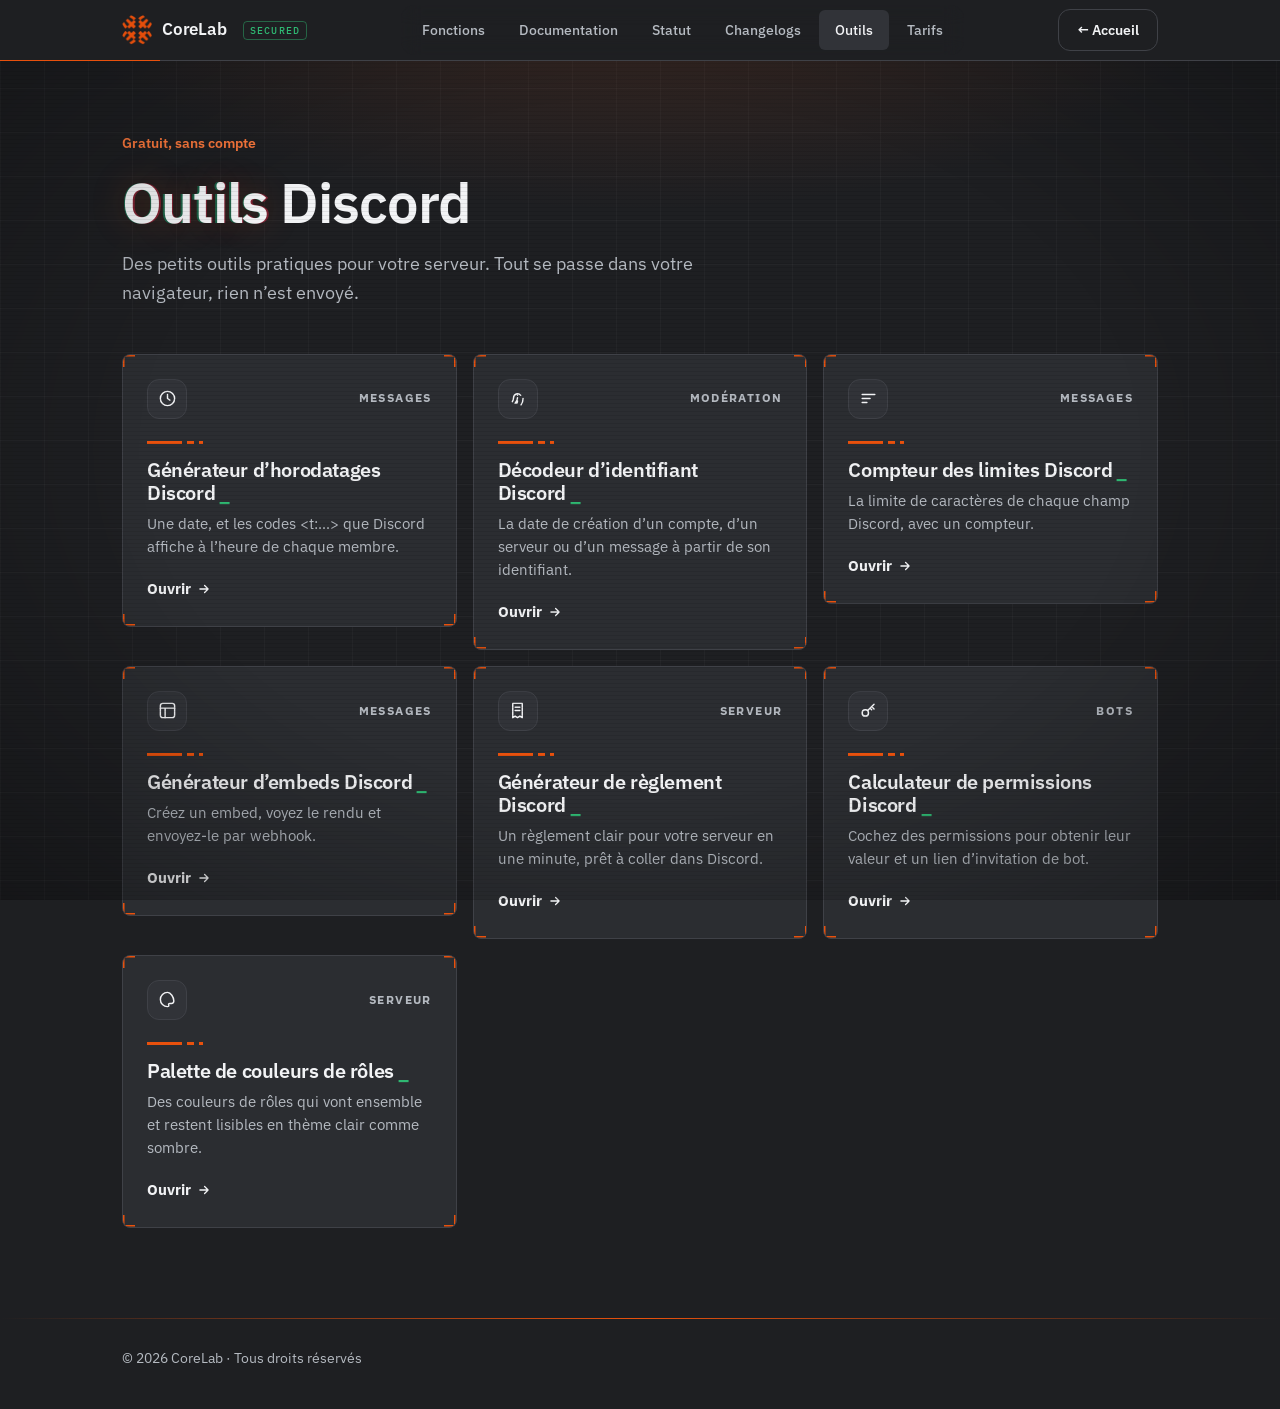
<file: outils.html>
<!DOCTYPE html>
<html lang="fr">
<head>
<meta charset="utf-8">
<meta name="viewport" content="width=device-width, initial-scale=1, viewport-fit=cover">
<meta name="theme-color" content="#1e1f22">
<meta name="description" content="Outils Discord gratuits par CoreLab : embeds, règlement, permissions, couleurs de rôles, horodatages, identifiants, limites. Tout se passe dans votre navigateur.">
<link rel="icon" type="image/png" href="logo.png">
<link rel="preconnect" href="https://fonts.googleapis.com">
<link rel="preconnect" href="https://fonts.gstatic.com" crossorigin>
<link href="https://fonts.googleapis.com/css2?family=Bricolage+Grotesque:opsz,wght@12..96,400;12..96,600;12..96,800&display=swap" rel="stylesheet">
<script>try{var _t=localStorage.getItem("cl_theme");if(_t)document.documentElement.setAttribute("data-theme",_t)}catch(e){}</script>
<title>Outils Discord gratuits · CoreLab</title>
<style>
:root{--bg:#1e1f22;--s1:#2b2d31;--s2:#313338;--ln:#3f4147;--tx:#f2f3f5;--mu:#b5bac1;--ac:#e8510d;--ac2:#ff7a3d;--f:"Bricolage Grotesque",system-ui,-apple-system,"Segoe UI",Roboto,sans-serif;--mono:ui-monospace,Menlo,Consolas,monospace;--nav:64px}
:root[data-theme="light"]{--bg:#f6f4f8;--s1:#fff;--s2:#efecf3;--ln:#dcd8e3;--tx:#1e1f22;--mu:#625e70;color-scheme:light}
*,*::before,*::after{box-sizing:border-box}
html{scroll-padding-top:calc(var(--nav) + 10px);overflow-x:clip}
body{margin:0;background:var(--bg);color:var(--tx);font-family:var(--f);line-height:1.55;-webkit-font-smoothing:antialiased;overflow-x:clip}
body::before{content:"";position:fixed;inset:0;z-index:-1;pointer-events:none;background:radial-gradient(ellipse 70% 50% at 50% -5%,rgba(232,81,13,.18),transparent 70%)}
a{color:inherit;text-decoration:none}
::selection{background:var(--ac);color:#fff}
:focus-visible{outline:2px solid var(--ac2);outline-offset:3px}
.wrap{max-width:1120px;margin:0 auto;padding:0 22px}
header{position:fixed;top:0;left:0;right:0;z-index:50;padding-top:env(safe-area-inset-top,0px)}
nav{height:var(--nav);display:flex;align-items:center;justify-content:space-between;gap:14px;position:relative}
.logo{display:flex;align-items:center;gap:10px;font-weight:800;font-size:20px;letter-spacing:-.02em}
.logo img{width:30px;height:30px;border-radius:8px}
.nvp{display:flex;gap:2px;padding:5px;border:1px solid var(--ln);border-radius:14px;background:rgba(43,45,49,.72);backdrop-filter:blur(10px);-webkit-backdrop-filter:blur(10px)}
[data-theme="light"] .nvp{background:rgba(255,255,255,.8)}
.nvp a{padding:9px 16px;border-radius:10px;color:var(--mu);font-weight:500;font-size:14.5px;white-space:nowrap;transition:color .15s,background .15s}
.nvp a:hover,.nvp a.on{color:var(--tx);background:var(--s2)}
.back{padding:9px 18px;border:1px solid var(--ln);border-radius:12px;font-weight:600;font-size:14px;color:var(--tx)}
.back:hover{background:var(--s1)}
main{padding:calc(var(--nav) + 70px) 0 90px}
.hero{max-width:640px;margin-bottom:46px}
.hero small{color:var(--ac2);font-weight:600;font-size:14px}
h1{font-size:clamp(34px,5.6vw,60px);line-height:1.02;letter-spacing:-.04em;font-weight:800;margin:10px 0 14px}
h1 em{color:var(--ac2);font-style:normal}
.hero p{color:var(--mu);font-size:18px;margin:0}
.grid{display:grid;grid-template-columns:repeat(3,1fr);gap:16px;align-items:start}
.card{padding:24px;background:var(--s1);border:1px solid var(--ln);border-radius:18px;transition:border-color .2s}
.card:hover{border-color:rgba(232,81,13,.5)}
.card.open{grid-column:1/-1;border-color:var(--ac)}
.top{display:flex;justify-content:space-between;align-items:center;margin-bottom:22px}
.ic{width:40px;height:40px;border-radius:12px;background:var(--s2);border:1px solid var(--ln);display:grid;place-items:center}
.ic svg{width:19px;height:19px;fill:none;stroke:currentColor;stroke-width:1.8;stroke-linecap:round;stroke-linejoin:round}
.cat{font-size:11.5px;letter-spacing:.12em;font-weight:700;color:var(--mu)}
.card h2{margin:0 0 8px;font-size:20px;letter-spacing:-.02em;font-weight:600}
.card>p{margin:0 0 18px;color:var(--mu);font-size:14.5px}
.go{display:inline-flex;align-items:center;gap:6px;border:0;background:none;color:var(--tx);font:700 14.5px var(--f);cursor:pointer;padding:0}
.go svg{width:14px;height:14px;fill:none;stroke:currentColor;stroke-width:2.2;stroke-linecap:round;stroke-linejoin:round;transition:transform .15s}
.go:hover svg{transform:translateX(3px)}
.card.open .go svg{transform:rotate(90deg)}
.soon{display:inline-block;padding:3px 12px;border:1px solid var(--ln);border-radius:999px;color:var(--mu);font-size:12.5px;font-weight:600}
.panel{display:none;margin-top:22px;padding-top:22px;border-top:1px solid var(--ln)}
.card.open .panel{display:block}
label{display:block;margin:0 0 6px;font-size:13px;font-weight:600;color:var(--mu)}
input,select,textarea{width:100%;padding:12px 14px;border:1px solid var(--ln);border-radius:12px;background:var(--bg);color:var(--tx);font:500 15px var(--f)}
textarea{min-height:130px;resize:vertical}
input:focus,select:focus,textarea:focus{outline:0;border-color:var(--ac)}
.row{display:grid;grid-template-columns:repeat(2,1fr);gap:14px;margin-bottom:14px}
.out{display:grid;gap:8px;margin-top:6px}
.line{display:flex;align-items:center;gap:12px;padding:10px 12px;border:1px solid var(--ln);border-radius:12px;background:var(--bg)}
.line code{font:13.5px var(--mono);color:var(--ac2);flex:none}
.line span{flex:1;min-width:0;color:var(--mu);font-size:13.5px;overflow:hidden;text-overflow:ellipsis;white-space:nowrap}
.cp{padding:6px 14px;border:1px solid var(--ln);border-radius:999px;background:var(--s2);color:var(--tx);font:600 12.5px var(--f);cursor:pointer}
.cp:hover{border-color:var(--ac)}
.res{margin-top:12px;padding:14px;border:1px solid var(--ln);border-radius:12px;background:var(--bg);font-size:15px}
.res b{color:var(--ac2)}
.cnt{margin-top:10px;font-weight:800;font-size:28px;letter-spacing:-.03em;font-variant-numeric:tabular-nums}
.cnt.bad{color:#ff5a5f}
.bar{height:8px;border-radius:99px;background:var(--s2);overflow:hidden;margin-top:8px}
.bar i{display:block;height:100%;width:0;background:var(--ac);transition:width .15s}
.bar i.bad{background:#ff5a5f}
footer{border-top:1px solid var(--ln);padding:28px 0 40px;color:var(--mu);font-size:13.5px}
@media(max-width:1020px){.nvp{display:none}}
@media(max-width:860px){.grid{grid-template-columns:1fr}.row{grid-template-columns:1fr}.line span{display:none}}
.split{display:grid;grid-template-columns:1fr 1fr;gap:26px;align-items:start}
.fld{margin-bottom:14px}.two{display:grid;grid-template-columns:1fr 1fr;gap:14px}
.acts{display:flex;gap:10px;flex-wrap:wrap}
.btn{padding:10px 18px;border:1px solid var(--ln);border-radius:999px;background:var(--s2);color:var(--tx);font:600 14px var(--f);cursor:pointer}
.btn:hover{border-color:var(--ac)}.btn.pri{background:var(--ac);border-color:var(--ac);color:#fff}
.note{color:var(--mu);font-size:13px;margin:10px 0 0}.note.bad{color:#ff5a5f}.note.ok{color:#3ba55d}
.dpv{background:#313338;border-radius:12px;padding:16px;color:#dbdee1;font:14px/1.45 system-ui,-apple-system,"Segoe UI",sans-serif;overflow-wrap:anywhere}
.dpv .row{display:flex;gap:12px}.dpv .av{width:38px;height:38px;border-radius:50%;background:var(--ac);color:#fff;display:grid;place-items:center;font-weight:700;flex:none}
.dpv .nm{font-weight:600;color:#fff}.dpv .tg{background:#5865f2;color:#fff;font-size:10px;font-weight:600;padding:1px 5px;border-radius:4px;margin-left:6px}
.dpv .emb{border-left:4px solid var(--c,#e8510d);background:#2b2d31;border-radius:4px;padding:10px 14px;margin-top:6px;max-width:480px}
.dpv .emb h4{margin:0 0 4px;font-size:15px;color:#fff}.dpv .emb p{margin:0;white-space:pre-wrap}.dpv .emb small{display:block;margin-top:8px;color:#b5bac1;font-size:12px}
.dpv .emb img.big{display:block;max-width:100%;border-radius:4px;margin-top:8px}.dpv .emb img.th{float:right;width:64px;height:64px;object-fit:cover;border-radius:4px;margin-left:10px}
.dpv code{background:#1e1f22;padding:1px 4px;border-radius:3px;font-size:13px}
.perms{display:grid;grid-template-columns:repeat(auto-fill,minmax(230px,1fr));gap:6px}
.chk{display:flex!important;align-items:center;gap:10px;margin:0!important;padding:9px 12px;border:1px solid var(--ln);border-radius:10px;background:var(--bg);color:var(--tx)!important;font-size:14px!important;cursor:pointer}
.chk input{width:auto;accent-color:var(--ac)}.chk:hover{border-color:var(--mu)}
.sw-grid{display:grid;grid-template-columns:repeat(auto-fill,minmax(130px,1fr));gap:10px}
.swc{border:1px solid var(--ln);border-radius:12px;overflow:hidden;background:var(--bg);cursor:pointer;text-align:left;color:var(--tx);font:inherit;padding:0}
.swc i{display:block;height:54px}.swc b{display:block;padding:8px 10px 0;font:600 13px var(--mono)}.swc span{display:block;padding:0 10px 8px;font-size:11.5px;color:var(--mu)}
.dpv .rl{font-weight:600;margin:4px 0}
@media(max-width:860px){.split,.two{grid-template-columns:1fr}}
</style>
<link rel="stylesheet" href="pro.css">
</head>
<body>
<header><div class="wrap"><nav>
<a class="logo" href="index.html"><img src="logo.png" alt="" width="30" height="30">CoreLab</a>
<div class="nvp"><a href="index.html#fonctions">Fonctions</a><a href="docs.html">Documentation</a><a href="status.html">Statut</a><a href="changelogs.html">Changelogs</a><a href="outils.html" class="on">Outils</a><a href="tarifs.html">Tarifs</a></div>
<a class="back" href="index.html">← Accueil</a>
</nav></div></header>

<main><div class="wrap">
<div class="hero"><small>Gratuit, sans compte</small><h1>Outils <em>Discord</em></h1><p>Des petits outils pratiques pour votre serveur. Tout se passe dans votre navigateur, rien n’est envoyé.</p></div>

<div class="grid" id="grid">

<article class="card" id="t-time">
<div class="top"><span class="ic"><svg viewBox="0 0 24 24"><circle cx="12" cy="12" r="9"/><path d="M12 7v5l3 2"/></svg></span><span class="cat">MESSAGES</span></div>
<h2>Générateur d’horodatages Discord</h2><p>Une date, et les codes &lt;t:…&gt; que Discord affiche à l’heure de chaque membre.</p>
<button class="go" type="button">Ouvrir <svg viewBox="0 0 24 24"><path d="M5 12h14M13 6l6 6-6 6"/></svg></button>
<div class="panel"><label for="tm">Date et heure</label><input id="tm" type="datetime-local" style="max-width:320px;margin-bottom:14px"><div class="out" id="tmo"></div></div>
</article>

<article class="card" id="t-id">
<div class="top"><span class="ic"><svg viewBox="0 0 24 24"><path d="M12 11c0 3-1 5-3 7M16 8a5 5 0 0 0-9 3c0 2-.5 3.5-1.5 5M19 12c0 3-1 6-2.5 8M12 8v.01M12 15c0 1-.3 2-.8 3"/></svg></span><span class="cat">MODÉRATION</span></div>
<h2>Décodeur d’identifiant Discord</h2><p>La date de création d’un compte, d’un serveur ou d’un message à partir de son identifiant.</p>
<button class="go" type="button">Ouvrir <svg viewBox="0 0 24 24"><path d="M5 12h14M13 6l6 6-6 6"/></svg></button>
<div class="panel"><label for="sf">Identifiant (ex. 1403513450273177772)</label><input id="sf" inputmode="numeric" placeholder="Collez un identifiant" style="max-width:420px"><div class="res" id="sfo" hidden></div></div>
</article>

<article class="card" id="t-lim">
<div class="top"><span class="ic"><svg viewBox="0 0 24 24"><path d="M4 7h16M4 12h10M4 17h6"/></svg></span><span class="cat">MESSAGES</span></div>
<h2>Compteur des limites Discord</h2><p>La limite de caractères de chaque champ Discord, avec un compteur.</p>
<button class="go" type="button">Ouvrir <svg viewBox="0 0 24 24"><path d="M5 12h14M13 6l6 6-6 6"/></svg></button>
<div class="panel"><div class="row"><div><label for="lf">Champ</label><select id="lf"></select></div><div></div></div><label for="lt">Texte</label><textarea id="lt" placeholder="Écrivez ou collez votre texte"></textarea><div class="cnt" id="lc">0 / 0</div><div class="bar"><i id="lb"></i></div></div>
</article>

<article class="card" id="t-embed">
<div class="top"><span class="ic"><svg viewBox="0 0 24 24"><rect x="3" y="3" width="18" height="18" rx="3"/><path d="M3 9h18M9 21V9"/></svg></span><span class="cat">MESSAGES</span></div>
<h2>Générateur d’embeds Discord</h2><p>Créez un embed, voyez le rendu et envoyez-le par webhook.</p>
<button class="go" type="button">Ouvrir <svg viewBox="0 0 24 24"><path d="M5 12h14M13 6l6 6-6 6"/></svg></button>
<div class="panel"><div class="split">
<div>
<div class="fld"><label for="e-content">Message au-dessus (optionnel)</label><input id="e-content" maxlength="2000"></div>
<div class="two"><div class="fld"><label for="e-author">Auteur</label><input id="e-author" maxlength="256"></div><div class="fld"><label for="e-title">Titre</label><input id="e-title" maxlength="256" value="Nouveauté"></div></div>
<div class="fld"><label for="e-desc">Description</label><textarea id="e-desc" maxlength="4096">Écrivez ici votre message. **Gras**, *italique* et `code` sont pris en charge.</textarea></div>
<div class="two"><div class="fld"><label for="e-color">Couleur</label><input id="e-color" type="color" value="#e8510d" style="height:46px;padding:4px"></div><div class="fld"><label for="e-foot">Pied de page</label><input id="e-foot" maxlength="2048"></div></div>
<div class="two"><div class="fld"><label for="e-img">Image (lien https)</label><input id="e-img" placeholder="https://…"></div><div class="fld"><label for="e-thumb">Miniature (lien https)</label><input id="e-thumb" placeholder="https://…"></div></div>
<div class="fld"><label for="e-hook">Webhook (pour envoyer)</label><input id="e-hook" placeholder="https://discord.com/api/webhooks/…" autocomplete="off"></div>
<div class="acts"><button class="btn pri" id="e-send" type="button">Envoyer par webhook</button><button class="btn" id="e-copy" type="button">Copier le JSON</button></div>
<p class="note" id="e-st"></p>
</div>
<div><label>Aperçu</label><div class="dpv" id="e-pv"></div></div>
</div></div>
</article>

<article class="card" id="t-rules">
<div class="top"><span class="ic"><svg viewBox="0 0 24 24"><path d="M6 3h12v18l-3-2-3 2-3-2-3 2zM9 8h6M9 12h6"/></svg></span><span class="cat">SERVEUR</span></div>
<h2>Générateur de règlement Discord</h2><p>Un règlement clair pour votre serveur en une minute, prêt à coller dans Discord.</p>
<button class="go" type="button">Ouvrir <svg viewBox="0 0 24 24"><path d="M5 12h14M13 6l6 6-6 6"/></svg></button>
<div class="panel"><div class="split">
<div>
<div class="fld"><label for="r-name">Nom du serveur</label><input id="r-name" maxlength="60" placeholder="Mon serveur"></div>
<label>Règles à inclure</label><div class="perms" id="r-list" style="margin-bottom:14px"></div>
<div class="fld"><label for="r-extra">Vos propres règles (une par ligne)</label><textarea id="r-extra" placeholder="Pas de spoil dans #général"></textarea></div>
<div class="fld"><label for="r-end">Sanctions (optionnel)</label><input id="r-end" maxlength="200" placeholder="Le non-respect du règlement peut entraîner un avertissement, un mute ou un bannissement."></div>
<div class="acts"><button class="btn pri" id="r-copy" type="button">Copier le règlement</button></div>
</div>
<div><label>Aperçu</label><div class="dpv" id="r-pv" style="white-space:pre-wrap"></div></div>
</div></div>
</article>

<article class="card" id="t-perm">
<div class="top"><span class="ic"><svg viewBox="0 0 24 24"><circle cx="8" cy="15" r="4"/><path d="m11 12 8-8M16 7l3 3M14 9l2 2"/></svg></span><span class="cat">BOTS</span></div>
<h2>Calculateur de permissions Discord</h2><p>Cochez des permissions pour obtenir leur valeur et un lien d’invitation de bot.</p>
<button class="go" type="button">Ouvrir <svg viewBox="0 0 24 24"><path d="M5 12h14M13 6l6 6-6 6"/></svg></button>
<div class="panel">
<div class="perms" id="p-list"></div>
<div class="two" style="margin-top:18px"><div class="fld"><label for="p-val">Valeur des permissions</label><input id="p-val" inputmode="numeric" value="0"></div><div class="fld"><label for="p-cid">Identifiant du bot (client ID)</label><input id="p-cid" inputmode="numeric" placeholder="1403513450273177772"></div></div>
<div class="res" id="p-link"></div>
<div class="acts" style="margin-top:12px"><button class="btn" id="p-all" type="button">Tout cocher</button><button class="btn" id="p-none" type="button">Tout décocher</button><button class="btn" id="p-cv" type="button">Copier la valeur</button><button class="btn pri" id="p-cl" type="button">Copier le lien</button></div>
</div>
</article>

<article class="card" id="t-pal">
<div class="top"><span class="ic"><svg viewBox="0 0 24 24"><path d="M12 3a9 9 0 1 0 0 18c1.5 0 2-1 1.5-2s0-2 1.5-2h2a3 3 0 0 0 3-3c0-5-4-11-8-11Z"/></svg></span><span class="cat">SERVEUR</span></div>
<h2>Palette de couleurs de rôles</h2><p>Des couleurs de rôles qui vont ensemble et restent lisibles en thème clair comme sombre.</p>
<button class="go" type="button">Ouvrir <svg viewBox="0 0 24 24"><path d="M5 12h14M13 6l6 6-6 6"/></svg></button>
<div class="panel">
<div class="two"><div class="fld"><label for="c-base">Couleur de départ</label><input id="c-base" type="color" value="#e8510d" style="height:46px;padding:4px"></div><div class="fld"><label for="c-mode">Harmonie</label><select id="c-mode"><option value="ana">Voisines</option><option value="tri">Triade</option><option value="com">Complémentaires</option><option value="spl">Complémentaires proches</option></select></div></div>
<div class="acts" style="margin:0 0 14px"><button class="btn" id="c-rnd" type="button">Couleur au hasard</button></div>
<div class="sw-grid" id="c-out"></div>
<div class="two" style="margin-top:16px"><div class="dpv" id="c-dark"></div><div class="dpv" id="c-light" style="background:#fff;color:#313338"></div></div>
<p class="note">Le rapport de contraste est calculé sur le fond sombre de Discord (#313338) et sur le fond clair (#ffffff). Visez 3 ou plus des deux côtés.</p>
</div>
</article>
</div>
</div></main>

<footer><div class="wrap">© 2026 CoreLab · Tous droits réservés</div></footer>

<script>
function $(q,r){return (r||document).querySelector(q)}
/* ouvrir / fermer */
document.querySelectorAll(".card .go").forEach(function(b){b.addEventListener("click",function(){var c=b.closest(".card"),o=!c.classList.contains("open");document.querySelectorAll(".card.open").forEach(function(x){x.classList.remove("open")});if(o){c.classList.add("open");c.scrollIntoView({behavior:"smooth",block:"nearest"})}})});
function copy(t,b){var d=function(){var o=b.textContent;b.textContent="Copié";setTimeout(function(){b.textContent=o},1100)};
if(navigator.clipboard&&navigator.clipboard.writeText)navigator.clipboard.writeText(t).then(d).catch(function(){});else{var a=document.createElement("textarea");a.value=t;document.body.appendChild(a);a.select();try{document.execCommand("copy");d()}catch(e){}a.remove()}}

/* horodatages */
var tm=$("#tm"),tmo=$("#tmo"),FM=[["t","Heure courte"],["T","Heure longue"],["d","Date courte"],["D","Date longue"],["f","Date et heure"],["F","Jour, date et heure"],["R","Relatif"]];
function pad(n){return ("0"+n).slice(-2)}
var n0=new Date();tm.value=n0.getFullYear()+"-"+pad(n0.getMonth()+1)+"-"+pad(n0.getDate())+"T"+pad(n0.getHours())+":"+pad(n0.getMinutes());
function ts(){tmo.innerHTML="";var t=new Date(tm.value).getTime();if(isNaN(t))return;t=Math.floor(t/1000);
FM.forEach(function(f){var code="<t:"+t+":"+f[0]+">",l=document.createElement("div");l.className="line";
var c=document.createElement("code");c.textContent=code;var s=document.createElement("span");s.textContent=f[1];var b=document.createElement("button");b.type="button";b.className="cp";b.textContent="Copier";
b.addEventListener("click",function(){copy(code,b)});l.appendChild(c);l.appendChild(s);l.appendChild(b);tmo.appendChild(l)})}
tm.addEventListener("input",ts);ts();

/* décodeur d'identifiant */
var sf=$("#sf"),sfo=$("#sfo");
sf.addEventListener("input",function(){var v=sf.value.trim();sfo.hidden=true;if(!/^\d{15,20}$/.test(v)||typeof BigInt==="undefined")return;
var id=BigInt(v),ms=Number((id>>22n)+1420070400000n),d=new Date(ms);if(isNaN(d.getTime()))return;
var w=Number((id&0x3E0000n)>>17n),p=Number((id&0x1F000n)>>12n),i=Number(id&0xFFFn);
sfo.hidden=false;sfo.innerHTML="";
function add(k,val){var r=document.createElement("div");var b=document.createElement("b");b.textContent=k+" : ";r.appendChild(b);r.appendChild(document.createTextNode(val));sfo.appendChild(r)}
add("Créé le",d.toLocaleString("fr-FR",{dateStyle:"full",timeStyle:"medium"}));
add("Horodatage",String(Math.floor(ms/1000)));
add("Worker / Process / Incrément",w+" / "+p+" / "+i)});

/* compteur de limites */
var LIM=[["Contenu du message",2000],["Titre d’embed",256],["Description d’embed",4096],["Nom de champ d’embed",256],["Valeur de champ d’embed",1024],["Auteur d’embed",256],["Pied d’embed",2048],["Pseudo du serveur",32],["Nom de rôle",100],["Nom de salon",100],["Sujet de salon",1024],["Statut personnalisé",128]],
lf=$("#lf"),lt=$("#lt"),lc=$("#lc"),lb=$("#lb");
LIM.forEach(function(l,i){var o=document.createElement("option");o.value=i;o.textContent=l[0]+" ("+l[1]+")";lf.appendChild(o)});
function cnt(){var max=LIM[+lf.value][1],n=Array.from(lt.value).length,bad=n>max;lc.textContent=n+" / "+max;lc.classList.toggle("bad",bad);lb.classList.toggle("bad",bad);lb.style.width=Math.min(100,n/max*100)+"%"}
lf.addEventListener("change",cnt);lt.addEventListener("input",cnt);cnt();
/* ---------- outils : embed ---------- */
(function(){
function esc(s){return String(s).replace(/&/g,"&amp;").replace(/</g,"&lt;").replace(/>/g,"&gt;")}
function md(s){return esc(s).replace(/`([^`]+)`/g,"<code>$1</code>").replace(/\*\*(.+?)\*\*/g,"<b>$1</b>").replace(/\*(.+?)\*/g,"<i>$1</i>")}
function url(v){v=(v||"").trim();return /^https:\/\/[^\s]+$/i.test(v)?v:""}
var g=function(i){return document.getElementById(i)};
function data(){var e={};
if(g("e-author").value.trim())e.author={name:g("e-author").value.trim()};
if(g("e-title").value.trim())e.title=g("e-title").value.trim();
if(g("e-desc").value.trim())e.description=g("e-desc").value;
e.color=parseInt(g("e-color").value.slice(1),16);
if(g("e-foot").value.trim())e.footer={text:g("e-foot").value.trim()};
if(url(g("e-img").value))e.image={url:url(g("e-img").value)};
if(url(g("e-thumb").value))e.thumbnail={url:url(g("e-thumb").value)};
var p={embeds:[e]};if(g("e-content").value.trim())p.content=g("e-content").value;return p}
function pv(){var d=data(),e=d.embeds[0],h='<div class="row"><div class="av">C</div><div style="min-width:0"><div class="nm">Mon webhook<span class="tg">APP</span></div>';
if(d.content)h+='<div>'+md(d.content)+'</div>';
h+='<div class="emb" style="--c:'+g("e-color").value+'">';
if(e.thumbnail)h+='<img class="th" alt="" src="'+esc(e.thumbnail.url)+'">';
if(e.author)h+='<small style="margin:0 0 6px;color:#fff;font-weight:600">'+esc(e.author.name)+'</small>';
if(e.title)h+='<h4>'+esc(e.title)+'</h4>';
if(e.description)h+='<p>'+md(e.description)+'</p>';
if(e.image)h+='<img class="big" alt="" src="'+esc(e.image.url)+'">';
if(e.footer)h+='<small>'+esc(e.footer.text)+'</small>';
g("e-pv").innerHTML=h+'</div></div></div>'}
["e-content","e-author","e-title","e-desc","e-color","e-foot","e-img","e-thumb"].forEach(function(i){g(i).addEventListener("input",pv)});pv();
function st(t,c){var s=g("e-st");s.textContent=t;s.className="note "+(c||"")}
g("e-copy").addEventListener("click",function(){var b=g("e-copy");navigator.clipboard.writeText(JSON.stringify(data(),null,2)).then(function(){var o=b.textContent;b.textContent="Copié";setTimeout(function(){b.textContent=o},1100)}).catch(function(){st("Copie impossible.","bad")})});
g("e-send").addEventListener("click",function(){var u=g("e-hook").value.trim(),d=data();
if(!/^https:\/\/(discord|discordapp)\.com\/api\/webhooks\/\d+\/[\w-]+$/.test(u)){st("Lien de webhook invalide.","bad");return}
if(!d.content&&!d.embeds[0].title&&!d.embeds[0].description){st("L’embed est vide.","bad");return}
var b=g("e-send");b.disabled=true;st("Envoi…");
fetch(u,{method:"POST",headers:{"Content-Type":"application/json"},body:JSON.stringify(d)}).then(function(r){if(r.ok||r.status===204)st("Envoyé ✓","ok");else st("Discord a refusé l’envoi ("+r.status+").","bad")}).catch(function(){st("Envoi impossible.","bad")}).then(function(){b.disabled=false})});
})();

/* ---------- outils : règlement ---------- */
(function(){
var g=function(i){return document.getElementById(i)};
var R=[["Respectez tous les membres : pas d’insultes, de harcèlement ni de discrimination.",1],["Pas de spam, de flood ni de mentions abusives.",1],["Pas de publicité ni d’invitation vers un autre serveur sans accord du staff.",1],["Pas de contenu choquant ou NSFW.",1],["Pas de débats politiques ou religieux.",0],["Respectez les conditions d’utilisation et les règles de la communauté de Discord.",1],["Utilisez les salons aux bons endroits.",1],["Les décisions du staff sont à respecter ; contestez-les en privé.",1],["Ne partagez jamais d’informations personnelles (les vôtres ou celles d’autres).",0],["Pas de liens suspects, de logiciels piratés ni d’arnaques.",1]];
var list=g("r-list");
R.forEach(function(r,i){var l=document.createElement("label");l.className="chk";var c=document.createElement("input");c.type="checkbox";c.checked=!!r[1];c.dataset.i=i;c.addEventListener("change",out);l.appendChild(c);var s=document.createElement("span");s.textContent=r[0].split(":")[0].split(".")[0];l.appendChild(s);list.appendChild(l)});
function build(){var rules=[];[].forEach.call(list.querySelectorAll("input:checked"),function(c){rules.push(R[+c.dataset.i][0])});
g("r-extra").value.split("\n").forEach(function(x){x=x.trim();if(x)rules.push(x)});
var n=g("r-name").value.trim(),t="📜 **Règlement"+(n?" de "+n:" du serveur")+"**\n\n";
rules.forEach(function(r,i){t+="**"+(i+1)+".** "+r+"\n"});
if(g("r-end").value.trim())t+="\n⚠️ "+g("r-end").value.trim()+"\n";
t+="\n✅ En restant sur ce serveur, vous acceptez ce règlement.";return t}
function out(){g("r-pv").textContent=build()}
["r-name","r-extra","r-end"].forEach(function(i){g(i).addEventListener("input",out)});out();
g("r-copy").addEventListener("click",function(){var b=g("r-copy");navigator.clipboard.writeText(build()).then(function(){var o=b.textContent;b.textContent="Copié";setTimeout(function(){b.textContent=o},1100)})});
})();

/* ---------- outils : permissions ---------- */
(function(){
var g=function(i){return document.getElementById(i)};
var P=[["Créer une invitation",0],["Expulser des membres",1],["Bannir des membres",2],["Administrateur",3],["Gérer les salons",4],["Gérer le serveur",5],["Ajouter des réactions",6],["Voir les logs du serveur",7],["Voix prioritaire",8],["Vidéo / partage d’écran",9],["Voir les salons",10],["Envoyer des messages",11],["Envoyer des messages TTS",12],["Gérer les messages",13],["Intégrer des liens",14],["Joindre des fichiers",15],["Voir l’historique des messages",16],["Mentionner @everyone",17],["Utiliser des émojis externes",18],["Voir les analyses du serveur",19],["Se connecter en vocal",20],["Parler en vocal",21],["Couper le micro des membres",22],["Mettre en sourdine des membres",23],["Déplacer des membres",24],["Détection de la voix",25],["Changer de pseudo",26],["Gérer les pseudos",27],["Gérer les rôles",28],["Gérer les webhooks",29],["Gérer émojis et autocollants",30],["Utiliser les commandes slash",31],["Demander la parole",32],["Gérer les évènements",33],["Gérer les fils",34],["Créer des fils publics",35],["Créer des fils privés",36],["Utiliser des autocollants externes",37],["Envoyer dans les fils",38],["Lancer des activités",39],["Exclure temporairement",40]];
var list=g("p-list"),val=g("p-val"),cid=g("p-cid"),boxes=[];
P.forEach(function(p){var l=document.createElement("label");l.className="chk";var c=document.createElement("input");c.type="checkbox";c.dataset.b=p[1];c.addEventListener("change",fromBoxes);boxes.push(c);l.appendChild(c);var s=document.createElement("span");s.textContent=p[0];l.appendChild(s);list.appendChild(l)});
function fromBoxes(){var v=0n;boxes.forEach(function(c){if(c.checked)v|=1n<<BigInt(c.dataset.b)});val.value=v.toString();link()}
function fromVal(){var t=val.value.replace(/\D/g,"");val.value=t||"0";var v=BigInt(val.value);boxes.forEach(function(c){c.checked=!!(v&(1n<<BigInt(c.dataset.b)))});link()}
function link(){var el=g("p-link"),id=cid.value.trim();
if(!/^\d{15,20}$/.test(id)){el.textContent="Entrez l’identifiant du bot pour obtenir le lien d’invitation.";return}
el.textContent="https://discord.com/oauth2/authorize?client_id="+id+"&scope=bot%20applications.commands&permissions="+val.value}
function cp(t,b){navigator.clipboard.writeText(t).then(function(){var o=b.textContent;b.textContent="Copié";setTimeout(function(){b.textContent=o},1100)})}
val.addEventListener("input",fromVal);cid.addEventListener("input",link);
g("p-all").addEventListener("click",function(){boxes.forEach(function(c){c.checked=true});fromBoxes()});
g("p-none").addEventListener("click",function(){boxes.forEach(function(c){c.checked=false});fromBoxes()});
g("p-cv").addEventListener("click",function(){cp(val.value,g("p-cv"))});
g("p-cl").addEventListener("click",function(){var id=cid.value.trim();if(!/^\d{15,20}$/.test(id))return;cp(g("p-link").textContent,g("p-cl"))});
link();
})();

/* ---------- outils : palette ---------- */
(function(){
var g=function(i){return document.getElementById(i)};
function h2r(h,s,l){h=((h%360)+360)%360;s/=100;l/=100;var k=function(n){return (n+h/30)%12},a=s*Math.min(l,1-l),f=function(n){return l-a*Math.max(-1,Math.min(k(n)-3,Math.min(9-k(n),1)))};return[f(0),f(8),f(4)].map(function(x){return Math.round(x*255)})}
function hex(rgb){return"#"+rgb.map(function(x){return("0"+x.toString(16)).slice(-2)}).join("")}
function r2h(r,gg,b){r/=255;gg/=255;b/=255;var mx=Math.max(r,gg,b),mn=Math.min(r,gg,b),d=mx-mn,h=0,l=(mx+mn)/2,s=d?d/(1-Math.abs(2*l-1)):0;
if(d){if(mx===r)h=((gg-b)/d)%6;else if(mx===gg)h=(b-r)/d+2;else h=(r-gg)/d+4;h*=60}return[(h+360)%360,s*100,l*100]}
function lum(rgb){var c=rgb.map(function(x){x/=255;return x<=.03928?x/12.92:Math.pow((x+.055)/1.055,2.4)});return .2126*c[0]+.7152*c[1]+.0722*c[2]}
function cr(a,b){var x=lum(a),y=lum(b);return(Math.max(x,y)+.05)/(Math.min(x,y)+.05)}
var DK=[49,51,56],LT=[255,255,255];
function fix(h,s){var best=null,bs=-1;for(var l=40;l<=68;l+=2){var rgb=h2r(h,s,l),m=Math.min(cr(rgb,DK),cr(rgb,LT));if(m>bs){bs=m;best=rgb}}return best}
var NM=["Membre","Modérateur","Admin","VIP","Booster","Fondateur","Support","Invité"];
function gen(){var b=g("c-base").value,rgb=[1,3,5].map(function(i){return parseInt(b.substr(i,2),16)}),hsl=r2h(rgb[0],rgb[1],rgb[2]),H=hsl[0],S=Math.max(55,Math.min(85,hsl[1])),m=g("c-mode").value;
var off=m==="ana"?[-45,-30,-15,0,15,30,45,60]:m==="tri"?[0,120,240,20,140,260,-20,100]:m==="com"?[0,180,15,195,-15,165,30,210]:[0,150,210,20,170,230,-20,130];
var cols=off.map(function(o,i){return fix(H+o,i%2?S-10:S)});
var out=g("c-out");out.innerHTML="";
cols.forEach(function(c,i){var x=hex(c),a=cr(c,DK),bb=cr(c,LT),bt=document.createElement("button");bt.type="button";bt.className="swc";bt.title="Copier "+x;
bt.innerHTML='<i style="background:'+x+'"></i><b>'+x.toUpperCase()+'</b><span>Sombre '+a.toFixed(1)+' · Clair '+bb.toFixed(1)+'</span>';
bt.addEventListener("click",function(){navigator.clipboard.writeText(x.toUpperCase()).then(function(){var s=bt.querySelector("b"),o=s.textContent;s.textContent="Copié";setTimeout(function(){s.textContent=o},900)})});out.appendChild(bt)});
["c-dark","c-light"].forEach(function(id){var el=g(id);el.innerHTML="";cols.forEach(function(c,i){var d=document.createElement("div");d.className="rl";d.style.color=hex(c);d.textContent="● "+NM[i];el.appendChild(d)})})}
g("c-base").addEventListener("input",gen);g("c-mode").addEventListener("change",gen);
g("c-rnd").addEventListener("click",function(){g("c-base").value=hex(h2r(Math.random()*360,70,55));gen()});
gen();
})();
</script>
</body>
</html>
</file>
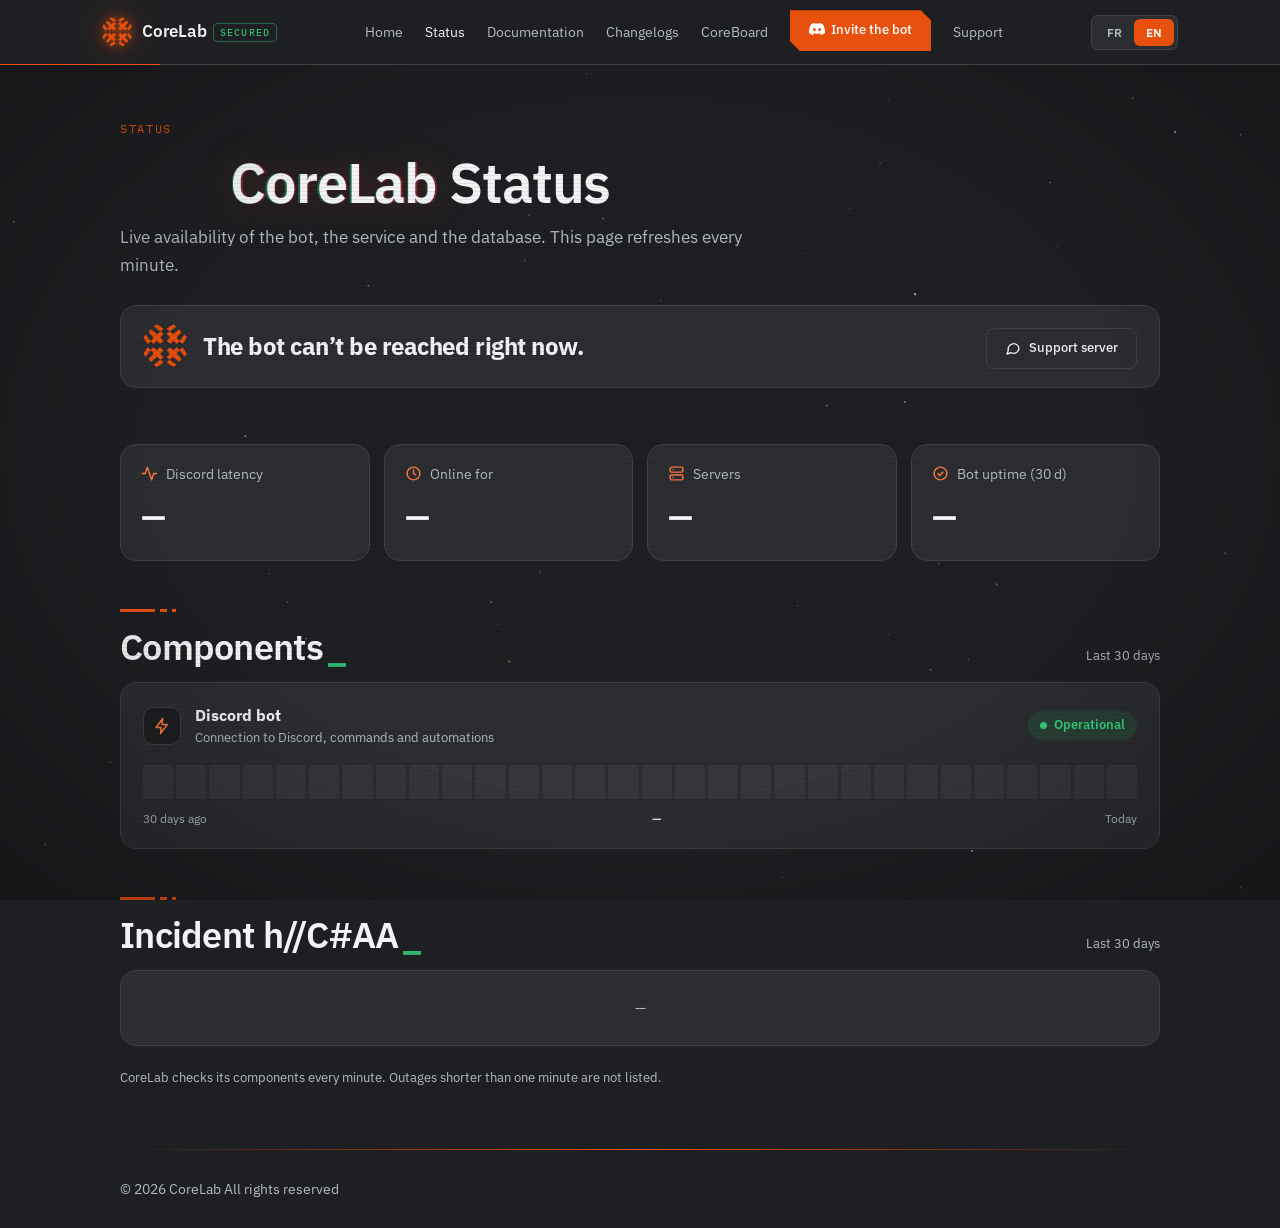
<file: status.html>
<!DOCTYPE html>
<html lang="fr">
<head>
<meta charset="utf-8">
<meta name="viewport" content="width=device-width, initial-scale=1, viewport-fit=cover">
<link rel="icon" type="image/png" href="[data-uri]">
<script>document.documentElement.classList.add("js")</script>
<link rel="preconnect" href="https://fonts.googleapis.com">
<link rel="preconnect" href="https://fonts.gstatic.com" crossorigin>
<link href="https://fonts.googleapis.com/css2?family=Bricolage+Grotesque:opsz,wght@12..96,400;12..96,600;12..96,800&display=swap" rel="stylesheet">
<title>CoreLab Statut</title>
<style>
:root{--fg:#fff;--mut:#b5bac1;--card:#2b2d31;--bd:#3f4147;--r:14px;--f:system-ui,-apple-system,"Segoe UI",Roboto,sans-serif;--m:ui-monospace,Menlo,Consolas,monospace;box-sizing:border-box;padding-top:env(safe-area-inset-top,0px);padding-bottom:env(safe-area-inset-bottom,0px)}
*,*::before,*::after{box-sizing:inherit}
body{margin:0;color:var(--fg);font-family:var(--f);line-height:1.55;min-height:100vh;background-color:#000;background-image:url("data:image/svg+xml,%3Csvg xmlns='http://www.w3.org/2000/svg' width='34.64' height='60' viewBox='0 0 34.64 60'%3E%3Cpath d='M17.32 10L34.64 20V40L17.32 50L0 40V20ZM17.32 30V50M17.32 30L0 20M17.32 30L34.64 20M17.32 0V10M17.32 50V60' fill='none' stroke='white' stroke-opacity='.09' stroke-width='1'/%3E%3C/svg%3E");background-size:52px 90px;animation:up 8s linear infinite}
@keyframes up{to{background-position:0 -90px}}
@media(prefers-reduced-motion:reduce){body{animation:none}}
body::before{content:"";position:fixed;inset:0;z-index:-1;pointer-events:none;background:radial-gradient(ellipse 70% 55% at 50% 0%,rgba(255,255,255,.07),transparent 70%),radial-gradient(ellipse 120% 90% at 50% 40%,transparent 35%,#000 100%)}
a{color:inherit;text-decoration:none}
.wrap{max-width:1000px;margin:0 auto;padding:0 20px}
nav{display:flex;align-items:center;justify-content:space-between;padding:18px 0;border-bottom:1px solid var(--bd);gap:12px;flex-wrap:wrap}
.logo{font-weight:800;font-size:20px;letter-spacing:-.02em}
.logo b{display:inline-block;width:22px;height:22px;border-radius:var(--r);margin-right:8px;vertical-align:-4px;background:var(--fg)}
nav ul{display:flex;gap:22px;list-style:none;margin:0;padding:0;font-size:14px;color:var(--mut)}
nav ul a:hover,nav ul a.on{color:var(--fg)}
.right{display:flex;align-items:center;gap:12px}
.lang{display:flex;border:1px solid var(--bd);border-radius:999px;padding:3px;background:var(--card)}
.lang button{border:0;background:transparent;color:var(--mut);font:600 12px var(--f);padding:6px 12px;border-radius:999px;cursor:pointer}
.lang button.on{background:var(--fg);color:#000}
.btn{display:inline-block;padding:8px 16px;border-radius:var(--r);border:1px solid var(--fg);background:var(--fg);color:#000;font-weight:600;font-size:13px}
.eyebrow{font:12px var(--m);color:var(--mut);letter-spacing:.14em;text-transform:uppercase}
h1{font-size:clamp(32px,6vw,52px);letter-spacing:-.03em;margin:6px 0 20px}
h2{font-size:22px;letter-spacing:-.02em;margin:44px 0 14px}
.head{padding:44px 0 0}
.overall{display:flex;align-items:center;gap:12px;padding:16px 20px;border:1px solid var(--fg);border-radius:var(--r);background:var(--card);font-weight:600}
.demo{margin-top:12px;padding:10px 16px;border:1px dashed var(--mut);border-radius:var(--r);font-size:13px;color:var(--mut)}
.dot{flex:none;width:12px;height:12px;border-radius:50%;background:var(--fg);box-shadow:0 0 0 3px rgba(255,255,255,.15)}
.dot.warn{background:linear-gradient(90deg,var(--fg) 50%,transparent 50%);border:1px solid var(--fg)}
.dot.down{background:transparent;border:2px solid var(--mut);box-shadow:none}
.rows{border:1px solid var(--bd);border-radius:var(--r);background:var(--card);overflow:hidden}
.row{display:grid;grid-template-columns:auto 1fr auto auto;align-items:center;gap:14px;padding:16px 20px;border-bottom:1px solid var(--bd)}
.row:last-child{border-bottom:0}
.row .n{font-weight:600}
.row .v{font:14px var(--m)}
.row .t{font:12px var(--m);color:var(--mut);min-width:120px;text-align:right}
.grid{display:grid;grid-template-columns:repeat(auto-fit,minmax(230px,1fr));gap:14px}
.card{padding:22px;background:var(--card);border:1px solid var(--bd);border-radius:var(--r)}
.card h3{margin:0 0 10px;font-size:13px;font:12px var(--m);letter-spacing:.12em;text-transform:uppercase;color:var(--mut)}
.big{font-size:34px;font-weight:700;letter-spacing:-.03em}
.sm{font-size:13px;color:var(--mut);margin-top:4px}
.bar{height:6px;border-radius:99px;background:var(--bd);margin:12px 0 6px;overflow:hidden}
.bar i{display:block;height:100%;background:var(--fg);border-radius:99px;transition:width .6s}
.tiles{display:grid;grid-template-columns:repeat(auto-fit,minmax(170px,1fr));gap:14px}
.tile{padding:22px;text-align:center;background:var(--card);border:1px solid var(--bd);border-radius:var(--r)}
.tile b{display:block;font-size:clamp(26px,4vw,38px);letter-spacing:-.03em}
.tile span{font-size:13px;color:var(--mut)}
ul.rs{list-style:none;margin:0;padding:0}
ul.rs li{padding:12px 20px;border-bottom:1px solid var(--bd)}
ul.rs li:last-child{border-bottom:0}
footer{margin-top:60px;padding:28px 0;border-top:1px solid var(--bd);display:flex;justify-content:space-between;flex-wrap:wrap;gap:12px;font-size:13px;color:var(--mut)}
@media(max-width:720px){nav ul li:not(.cta){display:none}.row{grid-template-columns:auto 1fr auto}.row .t{display:none}}
nav ul{align-items:center}nav ul a.btn:hover{color:#000}.btn svg{width:16px;height:16px;vertical-align:-3px;margin-right:6px}
.logo{display:flex;align-items:center}.logo img{width:30px;height:30px;border-radius:8px;margin-right:10px}
html.js .reveal{opacity:0;transform:translateY(28px);transition:opacity .7s ease,transform .7s ease}
html.js .reveal.in{opacity:1;transform:none}
@media(prefers-reduced-motion:reduce){html.js .reveal{opacity:1;transform:none;transition:none}}
body{display:flex;flex-direction:column}.wrap{flex:1;width:100%;display:flex;flex-direction:column}.wrap>footer{margin-top:auto}.wrap>*:nth-last-child(2){margin-bottom:60px}

.hist{--ok:#22c55e;--warn:#f59e0b;--bad:#ef4444;padding:20px;border:1px solid var(--bd);border-radius:var(--r);background:var(--card)}
.hh{display:flex;justify-content:space-between;align-items:baseline;gap:12px;flex-wrap:wrap;margin-bottom:14px}
.hh b{font:600 15px var(--m)}.hh span{font-size:13px;color:var(--mut)}
.hbars{display:flex;gap:3px;height:42px}
.hbars i{flex:1;min-width:0;border-radius:3px;background:var(--ok);cursor:pointer;outline-offset:2px}
.hbars i.warn,.lg i.warn{background:var(--warn)}
.hbars i.down,.lg i.down{background:var(--bad)}
.hbars i.none{background:var(--bd);opacity:.5;cursor:default}
.hl{display:flex;justify-content:space-between;margin-top:10px;font:12px var(--m);color:var(--mut)}
.lg{display:flex;gap:18px;flex-wrap:wrap;margin-top:14px;font-size:12px;color:var(--mut)}
.lg span{display:inline-flex;align-items:center;gap:6px}
.lg i{display:inline-block;width:10px;height:10px;border-radius:2px;background:var(--ok)}
#tip{position:fixed;left:0;top:0;z-index:20;pointer-events:none;padding:8px 12px;border:1px solid var(--fg);border-radius:10px;background:#1e1f22;font-size:12px;line-height:1.5;white-space:nowrap;opacity:0;transition:opacity .12s}
@media(max-width:560px){.hbars{gap:2px}}

/* ===== Accent #e8510d ===== */
:root{--ac:#e8510d}
::selection{background:#e8510d;color:#fff}
body::before{background:radial-gradient(ellipse 60% 45% at 50% 0%,rgba(232,81,13,.22),transparent 70%),radial-gradient(ellipse 70% 55% at 50% 0%,rgba(255,255,255,.05),transparent 70%),radial-gradient(ellipse 120% 90% at 50% 40%,transparent 35%,#000 100%)}
.btn{background:var(--ac);border-color:var(--ac);color:#fff}
.btn:hover,nav ul a.btn:hover,.tl a.btn:hover{color:#fff;box-shadow:0 6px 22px rgba(232,81,13,.45)}
.btn.ghost{background:transparent;border-color:var(--fg);color:var(--fg)}
.btn.ghost:hover{color:var(--fg);box-shadow:none}
.lang button.on{background:var(--ac);color:#fff}
.eyebrow{color:var(--ac)}
nav ul a:hover,.tl a:hover{color:var(--ac)}
a:focus-visible,button:focus-visible{outline:2px solid var(--ac);outline-offset:2px}
.bar i{background:var(--ac)}
.overall{border-color:var(--ac)}
.tile b{color:var(--ac)}

/* ===== Design CoreLab (identique à la page d'accueil) ===== */
:root{--bg:#1e1f22;--fg:#f2f3f5;--mut:#b5bac1;--card:#2b2d31;--bd:#3f4147;--r:16px;--ac:#e8510d;--ac2:#ff7a3d;--f:"Bricolage Grotesque",system-ui,-apple-system,"Segoe UI",Roboto,sans-serif}
body{background:var(--bg)!important;background-image:none!important;animation:none!important;font-family:var(--f);-webkit-font-smoothing:antialiased}
body::before{background:radial-gradient(ellipse 70% 50% at 50% -5%,rgba(232,81,13,.2),transparent 70%),radial-gradient(ellipse 50% 40% at 100% 60%,rgba(232,81,13,.06),transparent 70%)!important}
::selection{background:var(--ac);color:#fff}
.top,header.sh{position:sticky;top:0;z-index:50;padding-top:env(safe-area-inset-top,0px);background:rgba(30,31,34,.72)!important;-webkit-backdrop-filter:blur(14px);backdrop-filter:blur(14px);border-bottom:1px solid var(--bd)}
.tin{min-height:64px;padding-top:0!important;padding-bottom:0!important}
.logo{font-weight:800;font-size:20px;letter-spacing:-.02em}
.logo img{width:30px;height:30px;border-radius:8px}
.logo small{font-size:14px}
.tl,nav ul{font-size:14px}
.btn{border-radius:999px;font-family:var(--f);transition:transform .15s,box-shadow .15s}
.btn:hover{transform:translateY(-2px)}
.btn.sm,.tl .btn,nav .btn{padding:9px 18px;font-size:13px}
.lang{background:var(--card)}
h1,h2{font-weight:800;letter-spacing:-.035em}
h1{line-height:1.05}
.card,.tile,.rows,.hist,.overall,.rel{border-radius:16px}
#side a.on,.num,.badge,.rel .vt,.pvm .bt,.tag:hover,.code button:hover{background:var(--ac)!important;color:#fff!important}
footer{border-top:1px solid var(--bd)}

header.sh nav{padding:0!important;border:0!important;min-height:64px;flex-wrap:nowrap;width:100%}
header.sh .tin{max-width:1120px;margin:0 auto;padding:0 22px!important;display:block}
.wrap{max-width:1120px}

/* ===== Statut façon Spider ===== */
.head{padding:56px 0 0}
.head .lead{color:var(--mut);font-size:17px;margin:-6px 0 26px;max-width:640px}
.banner{display:flex;align-items:center;gap:16px;padding:18px 22px;border:1px solid var(--bd);border-radius:16px;background:var(--card)}
.banner img{width:44px;height:44px;border-radius:12px;flex:none}
.banner .bt{flex:1;min-width:0;display:flex;flex-direction:column}
.banner .bt b{font-size:clamp(19px,3vw,24px);letter-spacing:-.02em}
.banner .bt span{color:var(--mut);font-size:14px}
.banner.ok{border-color:rgba(34,197,94,.45);background:linear-gradient(0deg,rgba(34,197,94,.09),rgba(34,197,94,.09)),var(--card)}
.banner.warn{border-color:rgba(245,158,11,.5);background:linear-gradient(0deg,rgba(245,158,11,.09),rgba(245,158,11,.09)),var(--card)}
.banner.down{border-color:rgba(239,68,68,.5);background:linear-gradient(0deg,rgba(239,68,68,.09),rgba(239,68,68,.09)),var(--card)}
.bsup{flex:none;display:inline-flex;align-items:center;gap:8px}.bsup svg{width:16px;height:16px;margin:0}
.kpis{display:grid;grid-template-columns:repeat(4,1fr);gap:14px;margin-top:16px}
.kp{padding:18px 20px;border:1px solid var(--bd);border-radius:16px;background:var(--card)}
.kp .kl{display:flex;align-items:center;gap:8px;color:var(--mut);font-size:14px}.kp .kl svg{width:17px;height:17px;color:var(--ac2);flex:none}
.kp b{display:block;margin-top:6px;font-size:clamp(24px,3.2vw,32px);letter-spacing:-.03em;font-weight:700}
.h2r{display:flex;justify-content:space-between;align-items:baseline;gap:12px;margin:48px 0 14px}.h2r h2{margin:0}
.hn{font-size:13px;color:var(--mut)}
.comps{border:1px solid var(--bd);border-radius:16px;background:var(--card);overflow:hidden}
.cp{padding:20px 22px;border-bottom:1px solid var(--bd)}.cp:last-child{border-bottom:0}
.cph{display:flex;align-items:center;gap:14px}
.cpi{display:grid;place-items:center;width:38px;height:38px;border-radius:10px;border:1px solid var(--bd);background:var(--bg);color:var(--ac2);flex:none}.cpi svg{width:18px;height:18px}
.cpt{flex:1;min-width:0;display:flex;flex-direction:column}.cpt b{font-size:16px}.cpt span{font-size:13px;color:var(--mut)}
.pill{display:inline-flex;align-items:center;gap:7px;flex:none;padding:4px 12px;border-radius:999px;font-size:13px;font-weight:600;color:#34d27b;background:rgba(34,197,94,.12)}
.pill i{width:7px;height:7px;border-radius:50%;background:currentColor}
.pill.bad{color:#f87171;background:rgba(239,68,68,.14)}
.bars{display:grid;grid-template-columns:repeat(30,1fr);gap:3px;height:34px;margin-top:16px}
.bars i{border-radius:3px;background:#22c55e;cursor:pointer;outline-offset:2px;min-width:0}
.bars i.warn{background:#f59e0b}.bars i.down{background:#ef4444}.bars i.none{background:var(--bd);opacity:.55;cursor:default}
.bl{display:flex;justify-content:space-between;gap:10px;margin-top:10px;font-size:12px;color:var(--mut)}.bl b{font-weight:600;color:var(--tx,var(--fg))}
.chartbox{border:1px solid var(--bd);border-radius:16px;background:var(--card);padding:16px 12px 14px;overflow:hidden;position:relative}
.chartbox svg{display:block;max-width:100%}
.chartbox .gl{stroke:var(--bd);stroke-width:1}.chartbox .ax{fill:var(--mut);font:12px var(--f)}
.chartbox .ln{stroke:#e8510d;stroke-width:1.8;stroke-linejoin:round}
.chartbox .cx{stroke:var(--mut);stroke-dasharray:3 3}.chartbox .cdot{fill:#e8510d;stroke:var(--card);stroke-width:2}
.cst{display:flex;gap:22px;flex-wrap:wrap;padding:6px 12px 0 58px;font-size:13px;color:var(--mut)}.cst b{color:var(--fg)}
.cw{padding:40px 12px;text-align:center;color:var(--mut);font-size:14px}
.incs{border:1px solid var(--bd);border-radius:16px;background:var(--card);overflow:hidden}
.inc{padding:18px 22px;border-bottom:1px solid var(--bd)}.inc:last-child{border-bottom:0}
.inc.none{color:var(--mut);font-size:14px;text-align:center;padding:26px}
.ih{display:flex;justify-content:space-between;align-items:center;gap:12px}.ih b{font-size:16px}
.inc p{margin:8px 0 6px}.inc small{color:var(--mut);font-size:13px}
.note{margin:22px 0 0;font-size:13px;color:var(--mut)}
[hidden]{display:none!important}
@media(max-width:860px){.kpis{grid-template-columns:repeat(2,1fr)}}
@media(max-width:560px){.banner{flex-wrap:wrap}.bsup{width:100%;justify-content:center}.bars{gap:2px}.cph{flex-wrap:wrap}.cpt{flex-basis:calc(100% - 60px)}.cst{padding-left:12px}.cp,.inc{padding:16px}}
</style>
<link rel="stylesheet" href="fx.css">
<link rel="stylesheet" href="pro.css">
</head>
<body>
<header class="sh"><div class="tin">
<nav>
<a class="logo" href="index.html"><img src="[data-uri]" alt="">CoreLab</a>
<ul><li><a href="index.html" data-u="home"></a></li><li><a class="on" href="status.html" data-u="status"></a></li><li><a href="docs.html" data-u="docs"></a></li><li><a href="changelogs.html" data-u="blog"></a></li><li><a href="dashboard.html" data-u="dashboard"></a></li><li class="cta"><a class="btn sm" href="https://discord.com/oauth2/authorize?client_id=1403513450273177772&scope=bot%20applications.commands&permissions=8" target="_blank" rel="noopener"><svg viewBox="0 0 24 24" fill="currentColor" aria-hidden="true"><path d="M20.317 4.3698a19.7913 19.7913 0 00-4.8851-1.5152.0741.0741 0 00-.0785.0371c-.211.3753-.4447.8648-.6083 1.2495-1.8447-.2762-3.68-.2762-5.4868 0-.1636-.3933-.4058-.8742-.6177-1.2495a.077.077 0 00-.0785-.037 19.7363 19.7363 0 00-4.8852 1.515.0699.0699 0 00-.0321.0277C.5334 9.0458-.319 13.5799.0992 18.0578a.0824.0824 0 00.0312.0561c2.0528 1.5076 4.0413 2.4228 5.9929 3.0294a.0777.0777 0 00.0842-.0276c.4616-.6304.8731-1.2952 1.226-1.9942a.076.076 0 00-.0416-.1057c-.6528-.2476-1.2743-.5495-1.8722-.8923a.077.077 0 01-.0076-.1277c.1258-.0943.2517-.1923.3718-.2914a.0743.0743 0 01.0776-.0105c3.9278 1.7933 8.18 1.7933 12.0614 0a.0739.0739 0 01.0785.0095c.1202.099.246.1981.3728.2924a.077.077 0 01-.0066.1276 12.2986 12.2986 0 01-1.873.8914.0766.0766 0 00-.0407.1067c.3604.698.7719 1.3628 1.225 1.9932a.076.076 0 00.0842.0286c1.961-.6067 3.9495-1.5219 6.0023-3.0294a.077.077 0 00.0313-.0552c.5004-5.177-.8382-9.6739-3.5485-13.6604a.061.061 0 00-.0312-.0286zM8.02 15.3312c-1.1825 0-2.1569-1.0857-2.1569-2.419 0-1.3332.9555-2.4189 2.157-2.4189 1.2108 0 2.1757 1.0952 2.1568 2.419 0 1.3332-.9555 2.4189-2.1569 2.4189zm7.9748 0c-1.1825 0-2.1569-1.0857-2.1569-2.419 0-1.3332.9554-2.4189 2.1569-2.4189 1.2108 0 2.1757 1.0952 2.1568 2.419 0 1.3332-.946 2.4189-2.1568 2.4189Z"/></svg><span data-u="invite"></span></a></li><li><a href="https://discord.gg/GfbkAqHaFn" target="_blank" rel="noopener" data-u="support"></a></li></ul>
<div class="right">
<div class="lang" role="group" aria-label="Langue"><button data-l="fr">FR</button><button data-l="en">EN</button></div>
</div>
</nav>
</div></header>
<div class="wrap">

<div class="head">
<div class="eyebrow" data-u="eyebrow"></div>
<h1 data-u="title"></h1>
<p class="lead" data-u="lead"></p>
<div class="banner" id="banner">
<img src="logo.png" alt="" width="44" height="44">
<div class="bt"><b id="otxt"></b><span id="osub"></span></div>
<a class="btn ghost sm bsup" href="https://discord.gg/GfbkAqHaFn" target="_blank" rel="noopener"><svg viewBox="0 0 24 24" fill="none" stroke="currentColor" stroke-width="2" stroke-linecap="round" stroke-linejoin="round" aria-hidden="true"><path d="M21 12a8 8 0 0 1-11.6 7.1L3 21l1.9-5.4A8 8 0 1 1 21 12z"/></svg><span data-u="support2"></span></a>
</div>
</div>

<div class="kpis" id="kpis"></div>

<div class="h2r"><h2 data-u="comps"></h2><span class="hn" data-u="d30"></span></div>
<div class="comps" id="comps"></div>

<div id="latsec">
<div class="h2r"><h2 data-u="lat"></h2><span class="hn" data-u="h24"></span></div>
<div class="chartbox" id="chart"></div>
</div>

<div class="h2r"><h2 data-u="incs"></h2><span class="hn" data-u="d30"></span></div>
<div class="incs" id="incs"></div>
<p class="note" id="note"></p>

<footer><span data-u="f1"></span><span id="upd"></span></footer>
</div>

<div id="tip" role="tooltip"></div>

<script>
(function(){
var io="IntersectionObserver" in window?new IntersectionObserver(function(es){es.forEach(function(e){if(e.isIntersecting){e.target.classList.add("in");io.unobserve(e.target)}})},{threshold:.1}):null;
window.reveal=function(){
document.querySelectorAll(".head > *, .h2r, .kpis, .comps, .chartbox, .incs, .note").forEach(function(el){
if(el.dataset.r)return;el.dataset.r="1";
var sib=Array.prototype.indexOf.call(el.parentNode.children,el);
el.classList.add("reveal");
el.style.transitionDelay=Math.min(sib,5)*90+"ms";
el.addEventListener("transitionend",function h(ev){if(ev.propertyName!=="opacity")return;el.classList.remove("reveal","in");el.style.transitionDelay="";el.removeEventListener("transitionend",h)});
if(io)io.observe(el);else el.classList.add("in");
});
};
})();
var API_URL="https://corelab-bot.onrender.com/statut";
var U={fr:{home:"Accueil",docs:"Documentation",blog:"Changelogs",dashboard:"CoreBoard",status:"Statut",cmds:"Commandes",support:"Support",invite:"Inviter le bot",
eyebrow:"STATUT",title:"Statut de CoreLab",lead:"La disponibilité en direct du bot, du service et de la base de données. Cette page se met à jour chaque minute.",
support2:"Serveur support",f1:"© 2026 CoreLab Tous droits réservés",
all:"Tous les systèmes fonctionnent",some:"Performances dégradées",down:"Panne en cours",wait:"En attente des données du bot…",nodata:"Impossible de joindre le bot pour le moment.",upd:"Mis à jour ",
kLat:"Latence Discord",kUp:"En ligne depuis",kSrv:"Serveurs",kAv:"Disponibilité du bot (30 j)",
comps:"Composants",d30:"30 derniers jours",lat:"Latence Discord",h24:"24 dernières heures · heure de Paris",incs:"Historique des incidents",
cBot:"Bot Discord",cBotD:"Connexion à Discord, commandes et automatisations",cSvc:"Service CoreLab",cSvcD:"Traitement des actions, des modules, de l’API et du CoreBoard",cDb:"Base de données",cDbD:"Enregistrement des réglages et des dossiers",
ok:"Opérationnel",dn:"Indisponible",ago:"Il y a 30 jours",today:"Aujourd’hui",av:"de disponibilité",noData:"Pas de données",noDown:"Aucune indisponibilité",downOf:"d’indisponibilité",
avg:"Moyenne",min:"Min",max:"Max",latWait:"Collecte de la latence en cours…",
iBot:"Bot déconnecté de Discord",iBotD:"CoreLab avait perdu sa connexion à Discord : les commandes et les automatisations étaient en pause.",
iSvc:"Service CoreLab indisponible",iSvcD:"Le service ne répondait plus : le bot, le CoreBoard et les commandes étaient indisponibles.",
iDb:"Stockage indisponible",iDbD:"Les réglages et les dossiers n’ont pas pu être enregistrés.",
res:"Résolu",ong:"En cours",none:"Aucun incident sur les 30 derniers jours.",mn:"min",
n1:"CoreLab vérifie ses composants toutes les minutes. Les coupures de moins d’une minute ne sont pas listées.",n2:" Surveillance depuis le "},
en:{home:"Home",docs:"Documentation",blog:"Changelogs",dashboard:"CoreBoard",status:"Status",cmds:"Commands",support:"Support",invite:"Invite the bot",
eyebrow:"STATUS",title:"CoreLab Status",lead:"Live availability of the bot, the service and the database. This page refreshes every minute.",
support2:"Support server",f1:"© 2026 CoreLab All rights reserved",
all:"All systems operational",some:"Degraded performance",down:"Outage in progress",wait:"Waiting for bot data…",nodata:"The bot can’t be reached right now.",upd:"Updated ",
kLat:"Discord latency",kUp:"Online for",kSrv:"Servers",kAv:"Bot uptime (30 d)",
comps:"Components",d30:"Last 30 days",lat:"Discord latency",h24:"Last 24 hours · Paris time",incs:"Incident history",
cBot:"Discord bot",cBotD:"Connection to Discord, commands and automations",cSvc:"CoreLab service",cSvcD:"Processing of actions, modules, the API and the CoreBoard",cDb:"Database",cDbD:"Saving of settings and records",
ok:"Operational",dn:"Unavailable",ago:"30 days ago",today:"Today",av:"uptime",noData:"No data",noDown:"No downtime",downOf:"of downtime",
avg:"Average",min:"Min",max:"Max",latWait:"Collecting latency data…",
iBot:"Bot disconnected from Discord",iBotD:"CoreLab had lost its connection to Discord: commands and automations were paused.",
iSvc:"CoreLab service unavailable",iSvcD:"The service stopped responding: the bot, the CoreBoard and the commands were unavailable.",
iDb:"Storage unavailable",iDbD:"Settings and records could not be saved.",
res:"Resolved",ong:"Ongoing",none:"No incidents in the last 30 days.",mn:"min",
n1:"CoreLab checks its components every minute. Outages shorter than one minute are not listed.",n2:" Monitoring since "}};
var L="fr",data=null,LAST=0,FAIL=false;
try{L=localStorage.getItem("cs_lang")||((navigator.language||"fr").slice(0,2)==="fr"?"fr":"en")}catch(e){L=(navigator.language||"fr").slice(0,2)==="fr"?"fr":"en"}
var IC={
lat:'<svg viewBox="0 0 24 24" fill="none" stroke="currentColor" stroke-width="2" stroke-linecap="round" stroke-linejoin="round"><path d="M22 12h-4l-3 9L9 3l-3 9H2"/></svg>',
clock:'<svg viewBox="0 0 24 24" fill="none" stroke="currentColor" stroke-width="2" stroke-linecap="round" stroke-linejoin="round"><circle cx="12" cy="12" r="9"/><path d="M12 7v5l3 2"/></svg>',
srv:'<svg viewBox="0 0 24 24" fill="none" stroke="currentColor" stroke-width="2" stroke-linecap="round" stroke-linejoin="round"><rect x="3" y="3" width="18" height="7" rx="2"/><rect x="3" y="14" width="18" height="7" rx="2"/><path d="M7 6.5h.01M7 17.5h.01"/></svg>',
chk:'<svg viewBox="0 0 24 24" fill="none" stroke="currentColor" stroke-width="2" stroke-linecap="round" stroke-linejoin="round"><circle cx="12" cy="12" r="9"/><path d="m8.5 12.5 2.5 2.5 4.5-5"/></svg>',
bolt:'<svg viewBox="0 0 24 24" fill="none" stroke="currentColor" stroke-width="2" stroke-linecap="round" stroke-linejoin="round"><path d="M13 2 4 14h7l-1 8 9-12h-7z"/></svg>',
db:'<svg viewBox="0 0 24 24" fill="none" stroke="currentColor" stroke-width="2" stroke-linecap="round" stroke-linejoin="round"><ellipse cx="12" cy="5" rx="8" ry="3"/><path d="M4 5v14c0 1.7 3.6 3 8 3s8-1.3 8-3V5M4 12c0 1.7 3.6 3 8 3s8-1.3 8-3"/></svg>'};
function nf(n){return Number(n).toLocaleString(L==="fr"?"fr-FR":"en-US")}
function loc(){return L==="fr"?"fr-FR":"en-GB"}
function pf(p){p=p>=100?100:Math.floor(p*100)/100;return p.toLocaleString(L==="fr"?"fr-FR":"en-US",{minimumFractionDigits:2,maximumFractionDigits:2})}
function mins(m){var u=U[L];if(m<60)return m+" "+u.mn;if(m<1440)return Math.floor(m/60)+" h "+("0"+(m%60)).slice(-2)+" "+u.mn;return Math.floor(m/1440)+(L==="fr"?" j ":" d ")+Math.floor(m%1440/60)+" h"}
function dur(s){s=Math.max(0,Math.floor(s));var d=Math.floor(s/86400),h=Math.floor(s%86400/3600),m=Math.floor(s%3600/60);
return d>0?d+(L==="fr"?" j ":" d ")+h+" h":h>0?h+" h "+("0"+m).slice(-2)+" min":m+" min"}
function hm(ms){return new Date(ms).toLocaleTimeString(loc(),{hour:"2-digit",minute:"2-digit",timeZone:"Europe/Paris"})}
function dt(ms){return new Date(ms).toLocaleString(loc(),{day:"numeric",month:"short",hour:"2-digit",minute:"2-digit",timeZone:"Europe/Paris"})}
function esc(s){return String(s).replace(/&/g,"&amp;").replace(/</g,"&lt;")}
function hideTip(){document.getElementById("tip").style.opacity=0}
function showTip(html,x,y){var t=document.getElementById("tip");t.innerHTML=html;t.style.opacity=1;var w=t.offsetWidth;t.style.left=Math.max(8,Math.min(window.innerWidth-w-8,x-w/2))+"px";t.style.top=Math.max(8,y-t.offsetHeight-10)+"px"}

/* ---- 30 jours : barres d'un composant ---- */
function series(arr){var m={};(Array.isArray(arr)?arr:[]).forEach(function(x){
if(!x||!/^\d{4}-\d\d-\d\d$/.test(x.d))return;var t=+x.t,p=Math.min(+x.u,t);if(isFinite(t)&&t>0&&isFinite(p)&&p>=0)m[x.d]={u:p,t:t}});return m}
function bars(m,u){var cells="",SU=0,ST=0,lc=L==="fr"?"fr-FR":"en-GB";
for(var i=29;i>=0;i--){var k=new Date(Date.now()-i*864e5).toISOString().slice(0,10),x=m[k],
d=new Date(k+"T00:00:00Z").toLocaleDateString(lc,{day:"numeric",month:"short",year:"numeric",timeZone:"UTC"});
if(!x){cells+='<i class="none" data-tip="<b>'+d+'</b><br>'+u.noData+'"></i>';continue}
var p=x.u/x.t*100,c=p>=99.9?"":p>=95?"warn":"down";SU+=x.u;ST+=x.t;
cells+='<i class="'+c+'" tabindex="0" data-tip="<b>'+d+'</b><br>'+pf(p)+' % '+u.av+'<br>'+(x.t-x.u>0?mins(x.t-x.u)+' '+u.downOf:u.noDown)+'"></i>'}
return {html:cells,pct:ST?SU/ST*100:null}}

function openInc(c){return (data.incidents||[]).some(function(i){return !i.b&&i.c.indexOf(c)>-1})}
function comp(icon,name,desc,up,b){return '<div class="cp"><div class="cph"><span class="cpi">'+IC[icon]+'</span><div class="cpt"><b>'+name+'</b><span>'+desc+'</span></div><span class="pill'+(up?"":" bad")+'"><i></i>'+(up?U[L].ok:U[L].dn)+'</span></div>'+
'<div class="bars">'+b.html+'</div><div class="bl"><span>'+U[L].ago+'</span><b>'+(b.pct==null?"—":pf(b.pct)+" % "+U[L].av)+'</b><span>'+U[L].today+'</span></div></div>'}

function render(){
var u=U[L],d=data,ok=!!d&&!FAIL,now=hm(Date.now());
document.documentElement.lang=L;document.title="CoreLab "+u.status;
document.querySelectorAll("[data-u]").forEach(function(e){e.textContent=u[e.dataset.u]});
document.querySelectorAll(".lang button").forEach(function(b){b.classList.toggle("on",b.dataset.l===L)});
var botUp=ok&&d.bot==="online"&&d.discord==="ok",svcUp=ok&&!openInc("service"),dbUp=ok&&!openInc("storage");
var st=!ok?"wait":(!botUp||!svcUp)?"down":!dbUp?"warn":"ok";
var bn=document.getElementById("banner");bn.className="banner "+st;
document.getElementById("otxt").textContent=st==="wait"?(FAIL?u.nodata:u.wait):st==="ok"?u.all:st==="down"?u.down:u.some;
document.getElementById("osub").textContent=LAST?u.upd+now:"";
document.getElementById("upd").textContent=LAST?u.upd+now:"";
/* composants */
var C=(ok&&d.components)||{},bm=series(C.bot&&C.bot.length?C.bot:(ok?d.history:[]));
var av30=(function(){var b=bars(bm,u);return b.pct})();
function kp(icon,l,v){return '<div class="kp"><div class="kl">'+IC[icon]+'<span>'+l+'</span></div><b>'+v+'</b></div>'}
document.getElementById("kpis").innerHTML=kp("lat",u.kLat,ok?Math.max(0,d.latency_ms)+" ms":"—")+kp("clock",u.kUp,ok?dur(d.uptime_s):"—")+kp("srv",u.kSrv,ok?nf(d.servers):"—")+kp("chk",u.kAv,av30==null?"—":pf(av30)+" %");
var h=comp("bolt",u.cBot,u.cBotD,botUp||!ok,bars(bm,u));
if(ok&&C.service&&C.service.length)h+=comp("srv",u.cSvc,u.cSvcD,svcUp,bars(series(C.service),u));
if(ok&&C.storage&&C.storage.length)h+=comp("db",u.cDb,u.cDbD,dbUp,bars(series(C.storage),u));
document.getElementById("comps").innerHTML=h;
/* incidents */
var inc=ok?(d.incidents||[]):[],ih="";
inc.forEach(function(i){var c=i.c,k=c.indexOf("service")>-1?"Svc":c.indexOf("bot")>-1?"Bot":"Db",names=[];
if(c.indexOf("service")>-1)names.push(u.cSvc);if(c.indexOf("bot")>-1)names.push(u.cBot);if(c.indexOf("storage")>-1)names.push(u.cDb);
var end=i.b||Date.now(),m=Math.max(1,Math.round((end-i.a)/60000));
ih+='<div class="inc"><div class="ih"><b>'+u["i"+k]+'</b><span class="pill'+(i.b?"":" bad")+'"><i></i>'+(i.b?u.res:u.ong)+'</span></div><p>'+u["i"+k+"D"]+'</p><small>'+dt(i.a)+' → '+(i.b?dt(i.b):"…")+' · '+mins(m)+' · '+names.join(", ")+'</small></div>'});
document.getElementById("incs").innerHTML=ih||'<div class="inc none">'+(ok?u.none:"—")+'</div>';
var since=ok&&d.since?new Date(d.since).toLocaleDateString(L==="fr"?"fr-FR":"en-GB",{day:"numeric",month:"long",year:"numeric",timeZone:"Europe/Paris"}):"";
document.getElementById("note").textContent=u.n1+(since?u.n2+since+".":"");
drawChart();
try{localStorage.setItem("cs_lang",L)}catch(e){}
}

/* ---- latence 24 h ---- */
var PTS=[],GEO=null;
function drawChart(){var u=U[L],box=document.getElementById("chart"),sec=document.getElementById("latsec"),
raw=(data&&Array.isArray(data.latency))?data.latency:[];
if(!data||!data.latency){sec.hidden=true;return}
sec.hidden=false;hideTip();
var t1=Date.now(),t0=t1-864e5;
var pts=raw.filter(function(p){return p&&p[0]>=t0&&isFinite(p[1])}).sort(function(a,b){return a[0]-b[0]});PTS=pts;
if(pts.length<2){box.innerHTML='<div class="cw">'+u.latWait+'</div>';GEO=null;return}
var W=Math.max(280,box.clientWidth-2),H=210,pl=58,pr=18,pt=16,pb=34,iw=W-pl-pr,ih=H-pt-pb;
var vs=pts.map(function(p){return p[1]}),mx=Math.max.apply(null,vs),mn=Math.min.apply(null,vs),av=Math.round(vs.reduce(function(a,b){return a+b},0)/vs.length);
var top=Math.max(200,Math.ceil(mx*1.15/100)*100),step=top/2;
function X(t){return pl+(t-t0)/864e5*iw}function Y(v){return pt+ih-(v/top)*ih}
var s='<svg width="'+W+'" height="'+H+'" viewBox="0 0 '+W+' '+H+'" role="img" aria-label="'+u.lat+'"><defs><linearGradient id="lg" x1="0" y1="0" x2="0" y2="1"><stop offset="0" stop-color="#e8510d" stop-opacity=".38"/><stop offset="1" stop-color="#e8510d" stop-opacity="0"/></linearGradient></defs>';
[step,top].forEach(function(v){var y=Y(v);s+='<line x1="'+pl+'" x2="'+(W-pr)+'" y1="'+y+'" y2="'+y+'" class="gl"/><text x="0" y="'+(y+4)+'" class="ax">'+v+' ms</text>'});
var seg=[],cur=[];pts.forEach(function(p,i){if(i&&p[0]-pts[i-1][0]>20*60*1000){seg.push(cur);cur=[]}cur.push(p)});seg.push(cur);
seg.forEach(function(g){if(g.length<2){if(g.length===1)s+='<circle cx="'+X(g[0][0])+'" cy="'+Y(g[0][1])+'" r="2" fill="#e8510d"/>';return}
var l=g.map(function(p,i){return (i?"L":"M")+X(p[0]).toFixed(1)+" "+Y(p[1]).toFixed(1)}).join(" ");
s+='<path d="'+l+' L'+X(g[g.length-1][0]).toFixed(1)+" "+(pt+ih)+" L"+X(g[0][0]).toFixed(1)+" "+(pt+ih)+' Z" fill="url(#lg)"/><path d="'+l+'" class="ln" fill="none"/>'});
var fh=new Intl.DateTimeFormat("en-GB",{hour:"2-digit",minute:"2-digit",hourCycle:"h23",timeZone:"Europe/Paris"});
for(var t=Math.ceil(t0/36e5)*36e5;t<=t1;t+=36e5){var pp=fh.formatToParts(new Date(t)),H2=pp.filter(function(x){return x.type==="hour"})[0].value,M2=pp.filter(function(x){return x.type==="minute"})[0].value;
if(M2==="00"&&+H2%6===0)s+='<text x="'+X(t)+'" y="'+(H-10)+'" class="ax" text-anchor="middle">'+H2+':00</text>'}
s+='<line id="cx" class="cx" y1="'+pt+'" y2="'+(pt+ih)+'" x1="0" x2="0" style="opacity:0"/><circle id="cd" r="4" class="cdot" style="opacity:0"/></svg>';
s+='<div class="cst"><span>'+u.avg+' <b>'+av+' ms</b></span><span>'+u.min+' <b>'+mn+' ms</b></span><span>'+u.max+' <b>'+mx+' ms</b></span></div>';
box.innerHTML=s;GEO={t0:t0,pl:pl,iw:iw,pt:pt,ih:ih,top:top}}
(function(){var box=document.getElementById("chart");
box.addEventListener("mousemove",function(e){if(!GEO||!PTS.length)return;var svg=box.querySelector("svg");if(!svg)return;var r=svg.getBoundingClientRect(),x=e.clientX-r.left,
t=GEO.t0+(x-GEO.pl)/GEO.iw*864e5,b=null,bd=1/0;PTS.forEach(function(p){var dd=Math.abs(p[0]-t);if(dd<bd){bd=dd;b=p}});
if(!b||bd>15*60*1000){hideTip();svg.querySelector("#cx").style.opacity=0;svg.querySelector("#cd").style.opacity=0;return}
var px=GEO.pl+(b[0]-GEO.t0)/864e5*GEO.iw,py=GEO.pt+GEO.ih-(b[1]/GEO.top)*GEO.ih,cx=svg.querySelector("#cx"),cd=svg.querySelector("#cd");
cx.setAttribute("x1",px);cx.setAttribute("x2",px);cx.style.opacity=1;cd.setAttribute("cx",px);cd.setAttribute("cy",py);cd.style.opacity=1;
showTip("<b>"+hm(b[0])+"</b><br>"+b[1]+" ms",r.left+px,r.top+py)});
box.addEventListener("mouseleave",function(){hideTip();var svg=box.querySelector("svg");if(svg){svg.querySelector("#cx").style.opacity=0;svg.querySelector("#cd").style.opacity=0}})})();
(function(){var C=document.getElementById("comps");
function on(e){var t=e.target;if(t&&t.dataset&&t.dataset.tip){var r=t.getBoundingClientRect();showTip(t.dataset.tip,r.left+r.width/2,r.top)}}
C.addEventListener("mouseover",on);C.addEventListener("focusin",on);C.addEventListener("click",on);
C.addEventListener("mouseout",hideTip);C.addEventListener("focusout",hideTip);
document.addEventListener("click",function(e){if(!C.contains(e.target))hideTip()});
var rt;window.addEventListener("resize",function(){clearTimeout(rt);rt=setTimeout(drawChart,150)})})();
function load(){
fetch(API_URL,{cache:"no-store"}).then(function(r){if(!r.ok)throw 0;return r.json()}).then(function(j){data=j;LAST=Date.now();FAIL=false;render()}).catch(function(){FAIL=true;render()});
}
document.querySelectorAll(".lang button").forEach(function(b){b.addEventListener("click",function(){L=b.dataset.l;render()})});
render();load();setInterval(load,30000);reveal();
</script>
<script src="fx.js" defer></script>
</body>
</html>
</file>
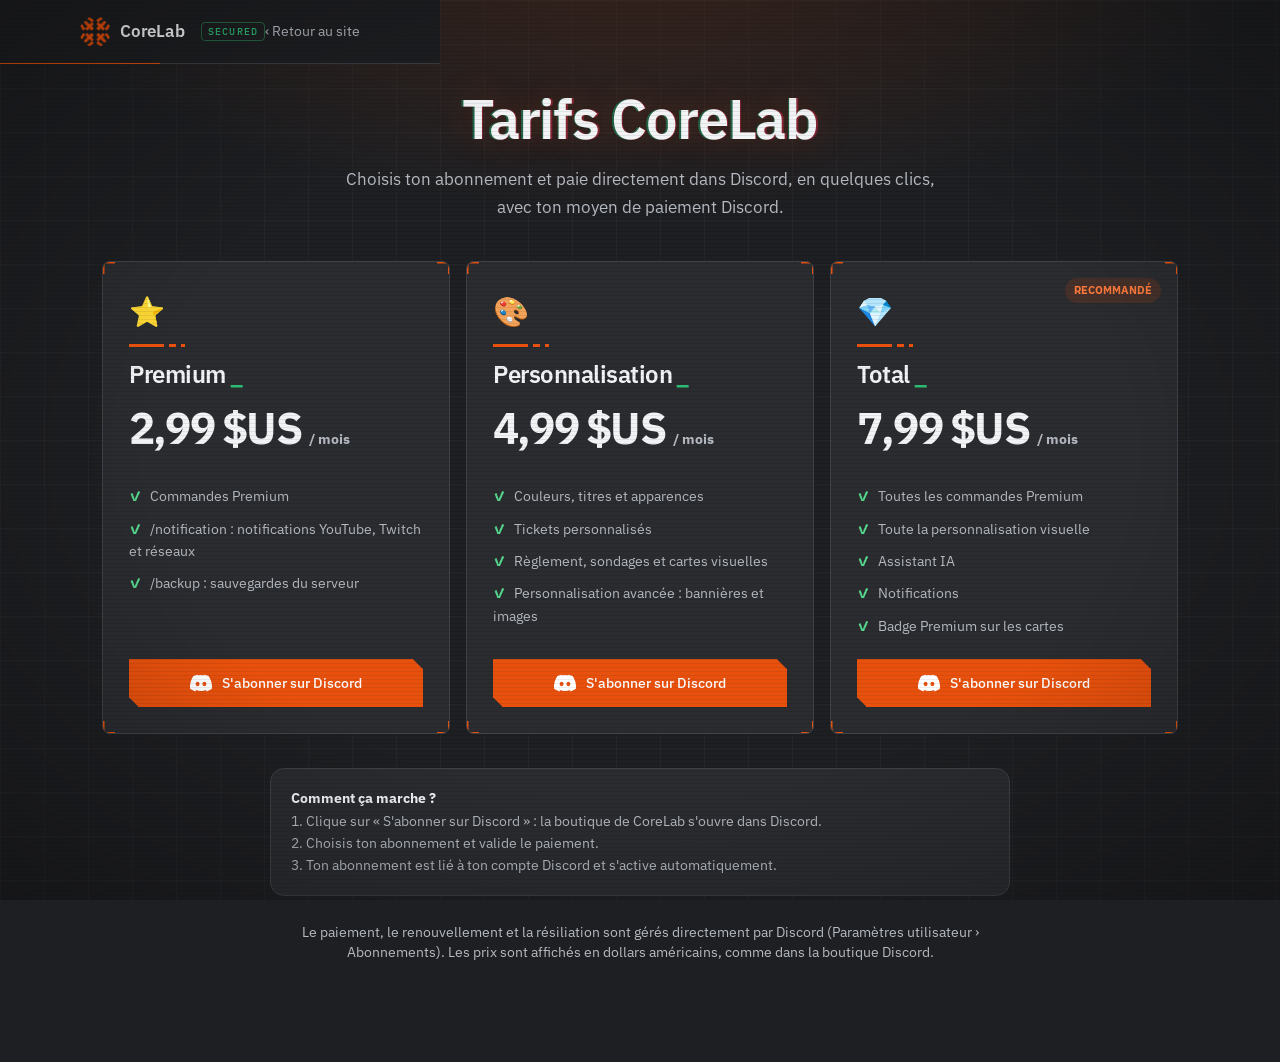
<file: tarifs.html>
<!DOCTYPE html>
<html lang="fr">
<head>
  <meta charset="utf-8">
  <meta name="viewport" content="width=device-width, initial-scale=1, viewport-fit=cover">
  <meta name="theme-color" content="#1e1f22">
  <meta name="color-scheme" content="dark">
  <title>Tarifs — CoreLab</title>
  <link rel="icon" type="image/png" href="logo.png">
  <link rel="preconnect" href="https://fonts.googleapis.com">
  <link rel="preconnect" href="https://fonts.gstatic.com" crossorigin>
  <link href="https://fonts.googleapis.com/css2?family=Bricolage+Grotesque:opsz,wght@12..96,400;12..96,600;12..96,800&display=swap" rel="stylesheet">
  <style>
    :root{--bg:#1e1f22;--s1:#2b2d31;--ln:#3f4147;--tx:#f2f3f5;--mu:#b5bac1;--ac:#e8510d;--ac2:#ff7a3d;--dc:#5865f2}
    *{box-sizing:border-box}
    body{margin:0;min-height:100vh;background:radial-gradient(ellipse 70% 50% at 50% -5%,rgba(232,81,13,.18),transparent 70%),var(--bg);color:var(--tx);font-family:"Bricolage Grotesque",system-ui,sans-serif}
    a{color:inherit;text-decoration:none}
    header{height:64px;display:flex;align-items:center;justify-content:space-between;padding:0 max(22px,calc((100vw - 1120px)/2));border-bottom:1px solid var(--ln);background:rgba(30,31,34,.78);backdrop-filter:blur(14px)}
    .logo{display:flex;align-items:center;gap:10px;font-weight:800;font-size:19px}
    .logo img{width:30px;height:30px;border-radius:8px}
    .back{color:var(--mu);font-size:14px}
    main{max-width:1120px;margin:0 auto;padding:72px 22px 100px}
    .head{text-align:center;margin-bottom:44px}
    h1{margin:0 0 12px;font-size:clamp(38px,7vw,66px);line-height:1;letter-spacing:-.04em}
    .lead{max-width:620px;margin:0 auto;color:var(--mu);font-size:17px}
    .plans{display:grid;grid-template-columns:repeat(3,minmax(0,1fr));gap:16px}
    .plan{position:relative;padding:26px;border:1px solid var(--ln);border-radius:18px;background:rgba(43,45,49,.96);display:flex;flex-direction:column}
    .plan.featured{border-color:var(--ac);box-shadow:0 18px 50px rgba(232,81,13,.14)}
    .tag{position:absolute;top:16px;right:16px;padding:4px 9px;border-radius:999px;background:rgba(232,81,13,.14);color:var(--ac2);font-size:11px;font-weight:800;text-transform:uppercase}
    .icon{font-size:29px}.plan h2{margin:10px 0 4px;font-size:24px}.price{font-size:44px;font-weight:800;letter-spacing:-.04em}.price span{font-size:14px;color:var(--mu);letter-spacing:0}
    ul{margin:22px 0;padding:0;list-style:none;display:grid;gap:10px;color:var(--mu);font-size:14px;flex:1;align-content:start}li::before{content:"✓";margin-right:8px;color:#57d68d;font-weight:800}
    .btn{display:flex;align-items:center;justify-content:center;gap:10px;width:100%;min-height:48px;border:1px solid var(--dc);border-radius:999px;background:var(--dc);color:#fff;font-weight:800;transition:.15s;cursor:pointer}
    .btn:hover{transform:translateY(-2px);box-shadow:0 10px 28px rgba(88,101,242,.4)}
    .btn svg{width:22px;height:22px;flex:none}
    .note{text-align:center;margin:26px auto 0;max-width:740px;color:var(--mu);font-size:13.5px;line-height:1.5}
    .how{max-width:740px;margin:34px auto 0;padding:18px 20px;border:1px solid var(--ln);border-radius:14px;background:rgba(43,45,49,.96);color:var(--mu);font-size:14px;line-height:1.6}
    .how b{color:var(--tx)}
    @media(max-width:860px){.plans{grid-template-columns:1fr}.plan{max-width:520px;width:100%;margin:auto}}
  </style>
<link rel="stylesheet" href="pro.css">
</head>
<body>
  <header>
    <a class="logo" href="index.html"><img src="logo.png" alt="" width="30" height="30">CoreLab</a>
    <a class="back" href="index.html">‹ Retour au site</a>
  </header>
  <main>
    <div class="head">
      <h1>Tarifs CoreLab</h1>
      <p class="lead">Choisis ton abonnement et paie directement dans Discord, en quelques clics, avec ton moyen de paiement Discord.</p>
    </div>

    <div class="plans">
      <article class="plan">
        <div class="icon">⭐</div>
        <h2>Premium</h2>
        <div class="price">2,99 $US <span>/ mois</span></div>
        <ul>
          <li>Commandes Premium</li>
          <li>/notification : notifications YouTube, Twitch et réseaux</li>
          <li>/backup : sauvegardes du serveur</li>
        </ul>
        <a class="btn discord-btn" data-plan="premium" href="https://discord.com/application-directory/1403513450273177772/store" target="_blank" rel="noopener"><svg viewBox="0 0 24 24" fill="currentColor" aria-hidden="true"><path d="M20.3 4.4A19.8 19.8 0 0 0 15.4 3l-.2.5a18.3 18.3 0 0 0-6.4 0L8.6 3a19.8 19.8 0 0 0-4.9 1.4C.6 9.1-.3 13.7.1 18.2a19.9 19.9 0 0 0 6 3l.7-1.1c-.4-.2-.8-.4-1.2-.6l.3-.2a14.2 14.2 0 0 0 12.2 0l.3.2-1.2.6.7 1.1a19.9 19.9 0 0 0 6-3c.5-5.2-.8-9.7-3.6-13.8ZM8.3 15.5c-1.2 0-2.1-1.1-2.1-2.400s.9-2.400 2.100-2.400 2.200 1.100 2.100 2.400c0 1.300-.9 2.400-2.100 2.400Zm7.400 0c-1.200 0-2.100-1.100-2.100-2.400s.9-2.400 2.100-2.400 2.200 1.100 2.100 2.400c0 1.300-.9 2.400-2.100 2.400Z"/></svg>S'abonner sur Discord</a>
      </article>

      <article class="plan">
        <div class="icon">🎨</div>
        <h2>Personnalisation</h2>
        <div class="price">4,99 $US <span>/ mois</span></div>
        <ul>
          <li>Couleurs, titres et apparences</li>
          <li>Tickets personnalisés</li>
          <li>Règlement, sondages et cartes visuelles</li>
          <li>Personnalisation avancée : bannières et images</li>
        </ul>
        <a class="btn discord-btn" data-plan="personnalisation" href="https://discord.com/application-directory/1403513450273177772/store" target="_blank" rel="noopener"><svg viewBox="0 0 24 24" fill="currentColor" aria-hidden="true"><path d="M20.3 4.4A19.8 19.8 0 0 0 15.4 3l-.2.5a18.3 18.3 0 0 0-6.4 0L8.6 3a19.8 19.8 0 0 0-4.9 1.4C.6 9.1-.3 13.7.1 18.2a19.9 19.9 0 0 0 6 3l.7-1.1c-.4-.2-.8-.4-1.2-.6l.3-.2a14.2 14.2 0 0 0 12.2 0l.3.2-1.2.6.7 1.1a19.9 19.9 0 0 0 6-3c.5-5.2-.8-9.7-3.6-13.8ZM8.3 15.5c-1.2 0-2.1-1.1-2.1-2.400s.9-2.400 2.100-2.400 2.200 1.100 2.100 2.400c0 1.300-.9 2.400-2.100 2.400Zm7.400 0c-1.200 0-2.100-1.100-2.100-2.400s.9-2.400 2.100-2.400 2.200 1.100 2.100 2.400c0 1.300-.9 2.400-2.100 2.400Z"/></svg>S'abonner sur Discord</a>
      </article>

      <article class="plan featured">
        <div class="tag">Recommandé</div>
        <div class="icon">💎</div>
        <h2>Total</h2>
        <div class="price">7,99 $US <span>/ mois</span></div>
        <ul>
          <li>Toutes les commandes Premium</li>
          <li>Toute la personnalisation visuelle</li>
          <li>Assistant IA</li>
          <li>Notifications</li>
          <li>Badge Premium sur les cartes</li>
        </ul>
        <a class="btn discord-btn" data-plan="total" href="https://discord.com/application-directory/1403513450273177772/store" target="_blank" rel="noopener"><svg viewBox="0 0 24 24" fill="currentColor" aria-hidden="true"><path d="M20.3 4.4A19.8 19.8 0 0 0 15.4 3l-.2.5a18.3 18.3 0 0 0-6.4 0L8.6 3a19.8 19.8 0 0 0-4.9 1.4C.6 9.1-.3 13.7.1 18.2a19.9 19.9 0 0 0 6 3l.7-1.1c-.4-.2-.8-.4-1.2-.6l.3-.2a14.2 14.2 0 0 0 12.2 0l.3.2-1.2.6.7 1.1a19.9 19.9 0 0 0 6-3c.5-5.2-.8-9.7-3.6-13.8ZM8.3 15.5c-1.2 0-2.1-1.1-2.1-2.400s.9-2.400 2.100-2.400 2.200 1.100 2.100 2.400c0 1.300-.9 2.400-2.100 2.400Zm7.400 0c-1.200 0-2.100-1.100-2.100-2.400s.9-2.400 2.100-2.400 2.200 1.100 2.100 2.400c0 1.300-.9 2.400-2.100 2.400Z"/></svg>S'abonner sur Discord</a>
      </article>
    </div>

    <div class="how">
      <b>Comment ça marche ?</b><br>
      1. Clique sur « S'abonner sur Discord » : la boutique de CoreLab s'ouvre dans Discord.<br>
      2. Choisis ton abonnement et valide le paiement.<br>
      3. Ton abonnement est lié à ton compte Discord et s'active automatiquement.
    </div>

    <p class="note">Le paiement, le renouvellement et la résiliation sont gérés directement par Discord (Paramètres utilisateur › Abonnements). Les prix sont affichés en dollars américains, comme dans la boutique Discord.</p>
  </main>
  <script>
    /* Optionnel : colle ici l'ID de chaque SKU (Discord Developer Portal > Monétisation > SKUs)
       pour ouvrir directement l'abonnement choisi au lieu de la boutique complète. */
    var APP_ID = "1403513450273177772";
    var SKU = { premium: "", personnalisation: "", total: "" };
    [].slice.call(document.querySelectorAll(".discord-btn")).forEach(function (a) {
      var id = SKU[a.dataset.plan];
      a.href = "https://discord.com/application-directory/" + APP_ID + "/store" + (id ? "/" + id : "");
    });
  </script>
</body>
</html>
</file>
<file: fx.css>
/* CoreLab FX : effets néon partagés (index, statut, docs, blog, dashboard) */

/* ── logo néon (menu) : halo qui respire, rotation d'un quart de tour au survol ── */
.logo img{filter:drop-shadow(0 0 6px rgba(232,81,13,.75)) drop-shadow(0 0 16px rgba(232,81,13,.4));animation:fxPulse 3.2s ease-in-out infinite;transition:transform .7s cubic-bezier(.2,.8,.2,1)}
.logo:hover img{animation:none;filter:drop-shadow(0 0 9px #ff7a3d) drop-shadow(0 0 26px rgba(232,81,13,.85));transform:rotate(90deg) scale(1.1)}
@keyframes fxPulse{50%{filter:drop-shadow(0 0 3px rgba(232,81,13,.5)) drop-shadow(0 0 9px rgba(232,81,13,.25))}}

/* ── fond : étoiles + lueur qui suit la souris ── */
#fxbg{position:fixed;inset:0;width:100%;height:100%;z-index:-1;pointer-events:none}
#fxlight{position:fixed;left:0;top:0;width:560px;height:560px;margin:-280px 0 0 -280px;border-radius:50%;background:radial-gradient(circle,rgba(232,81,13,.14),transparent 65%);pointer-events:none;z-index:-1;opacity:0;transition:opacity .5s;will-change:transform}

/* ── mots qui brillent dans les titres ── */
h1 em,h2 em,.gl{font-style:normal;color:var(--ac2,#ff7a3d);text-shadow:0 0 14px rgba(232,81,13,.7),0 0 40px rgba(232,81,13,.4);animation:fxFlick 6s infinite}
@keyframes fxFlick{0%,18%,22%,62%,64%,100%{opacity:1}20%,63%{opacity:.78}}

/* ── barre de progression néon, boutons, chiffres ── */
#prog{box-shadow:0 0 12px var(--ac),0 0 28px rgba(232,81,13,.6)}
.btn{position:relative;overflow:hidden}
.btn::after{content:"";position:absolute;inset:0;background:linear-gradient(110deg,transparent 30%,rgba(255,255,255,.32) 50%,transparent 70%);transform:translateX(-120%);pointer-events:none}
.btn:hover::after{transform:translateX(120%);transition:transform .7s}
.stat b{text-shadow:0 0 22px rgba(232,81,13,.55)}

/* ── révélation avec flou ── */
.js .rv{filter:blur(6px);transition:opacity .6s,transform .6s,filter .6s}
.js .rv.in{filter:none}

/* ── cartes : bordure lumineuse qui suit le curseur + inclinaison 3D ── */
.fxc{position:relative}
.fxc:hover{box-shadow:0 0 30px -8px rgba(232,81,13,.4)}
.fxg{position:absolute;inset:-1px;border-radius:inherit;padding:1px;pointer-events:none;opacity:0;transition:opacity .3s;background:radial-gradient(240px circle at var(--mx,50%) var(--my,50%),#ff7a3d,transparent 65%);-webkit-mask:linear-gradient(#000 0 0) content-box,linear-gradient(#000 0 0);-webkit-mask-composite:xor;mask-composite:exclude}
.fxc:hover>.fxg{opacity:1}
.js .fxc.fxt{transition:transform .1s linear,border-color .2s,opacity .6s,filter .6s}

/* ── aperçus Discord en « coverflow » 3D ── */
@media(min-width:861px){
.dcs{perspective:1400px;align-items:center}
.js .dcs figure.in{transition:transform .7s cubic-bezier(.2,.8,.2,1),opacity .6s,filter .6s}
.js .dcs figure.in:nth-child(1){transform:rotateY(18deg) scale(.94)}
.js .dcs figure.in:nth-child(2){transform:translateY(-10px) scale(1.04)}
.js .dcs figure.in:nth-child(3){transform:rotateY(-18deg) scale(.94)}
.js .dcs figure.in:hover{transform:rotateY(0) scale(1.06)}
}

/* ── logo du hero : halo, anneaux qui tournent, crochets ── */
.neon{position:absolute;left:50%;top:calc(50% - 3svh);width:min(62vw,46svh,360px);aspect-ratio:1;pointer-events:none;z-index:2;--c:min(1,max(0,calc((var(--hp,0) - .05) / .4)));transform:translate(-50%,-50%) scale(calc(1 + max(0,calc(var(--hp,0) - .6)) * 1.2));opacity:min(1,max(0,calc((.82 - var(--hp,0)) / .2)))}
.intro.static .neon{display:none}
.neon .aura{position:absolute;inset:-28%;border-radius:50%;background:radial-gradient(circle,rgba(232,81,13,.4),rgba(232,81,13,.12) 42%,transparent 68%);filter:blur(10px);animation:fxBreathe 4s ease-in-out infinite}
@keyframes fxBreathe{50%{transform:scale(1.12);opacity:.75}}
.neon svg{position:absolute;inset:-14%;width:128%;height:128%;overflow:visible}
.neon svg *{fill:none;stroke:#ff7a3d;stroke-width:.7;filter:drop-shadow(0 0 3px #e8510d)}
.neon .ra,.neon .rb,.neon .rc,.neon .rd{transform-origin:0 0;transform-box:view-box}
.neon .ra{animation:fxSpin 40s linear infinite}.neon .ra circle{stroke-dasharray:3 5}
.neon .rb{animation:fxSpin 28s linear infinite reverse}
.neon .rc{animation:fxSpin 36s linear infinite}
.neon .rd{animation:fxSpin 14s linear infinite}.neon .rd circle{fill:#ffb089;stroke:none}
@keyframes fxSpin{to{transform:rotate(360deg)}}
.neon::before,.neon::after{content:"";position:absolute;top:41%;height:18%;width:7%;border:2px solid #ff7a3d;box-shadow:0 0 10px #e8510d,inset 0 0 8px rgba(232,81,13,.5);animation:fxPulse2 3s ease-in-out infinite}
.neon::before{left:calc(-30% + var(--c,0) * 9%);border-right:0}.neon::after{right:calc(-30% + var(--c,0) * 9%);border-left:0}
@keyframes fxPulse2{50%{opacity:.45}}
@media(max-width:700px){.neon::before,.neon::after{display:none}}

/* ── rail de sections (index) ── */
#fxrail{position:fixed;right:22px;top:50%;transform:translateY(-50%);z-index:40;text-align:right;pointer-events:none;font-family:var(--f,system-ui)}
#fxrail .n{font-size:44px;font-weight:800;letter-spacing:-.04em;line-height:1;color:#fff}
#fxrail .n i{font-style:normal;color:var(--mu,#b5bac1);opacity:.5}
#fxrail .l{margin-top:6px;font:700 10px var(--mono,monospace);letter-spacing:.2em;text-transform:uppercase}
#fxrail .l::after{content:"";display:inline-block;width:34px;height:1px;margin-left:10px;vertical-align:middle;background:var(--ac);box-shadow:0 0 8px var(--ac)}
#fxrail .t{display:flex;flex-direction:column;align-items:flex-end;gap:7px;margin-top:14px}
#fxrail .t b{display:block;width:8px;height:1px;background:var(--ln,#3f4147);transition:width .3s,background .3s}
#fxrail .t b.on{width:22px;background:var(--ac);box-shadow:0 0 8px var(--ac)}
@media(max-width:1360px){#fxrail{display:none}}

@media(prefers-reduced-motion:reduce){
.logo img,.neon *,.neon::before,.neon::after,h1 em,h2 em,.gl{animation:none!important}
.js .rv{filter:none}
#fxlight{display:none}
}

/* ── scroll : le logo plein s'éteint, son contour néon se dessine, les anneaux se resserrent ── */
.js .intro:not(.static) #dust{opacity:min(1,max(0,calc(1 - (var(--hp,0) - .08) / .3)))}
.js .intro:not(.static) .heroTxt{z-index:3}
.neon .rings{transform:scale(calc(1.12 - var(--c,0) * .3));transform-origin:0 0;transform-box:view-box}
.neon svg .ol{filter:drop-shadow(0 0 2px #ffd2b8) drop-shadow(0 0 8px #e8510d) drop-shadow(0 0 18px rgba(232,81,13,.6))}
.neon svg .ol *{filter:none;stroke:#ffb089;stroke-width:1.3;stroke-linejoin:round;stroke-dasharray:1;stroke-dashoffset:calc(1 - min(1,max(0,calc((var(--hp,0) - .1 - var(--k,0) * .012) / .26))))}
</file>
<file: pro.css>
/* CoreLab – thème professionnel (chargé en dernier, remplace l'habillage néon) */
@import url("https://fonts.googleapis.com/css2?family=IBM+Plex+Sans:wght@400;500;600&family=IBM+Plex+Mono:wght@400;500&display=swap");

:root,:root[data-theme="dark"]{
  --bg:#1e1f22;--s1:#2b2d31;--s2:#313338;--ln:#3f4147;--tx:#f2f3f5;--mu:#b5bac1;
  --ac:#e8510d;--ac2:#ff7a3d;--r:8px;--nav:60px;
  --fg:#f2f3f5;--mut:#b5bac1;--card:#2b2d31;--bd:#3f4147;
  --f:"IBM Plex Sans",system-ui,-apple-system,"Segoe UI",Roboto,sans-serif;
  --mono:"IBM Plex Mono",ui-monospace,Menlo,Consolas,monospace;--m:var(--mono);
}
:root[data-theme="light"]{
  --bg:#f5f6f8;--s1:#ffffff;--s2:#eef0f4;--ln:#dfe3ea;--tx:#1e1f22;--mu:#5b6574;
  --ac:#d9480f;--ac2:#d9480f;--fg:#1e1f22;--mut:#5b6574;--card:#ffffff;--bd:#dfe3ea;
}

/* fond et texte : plus de halos */
html body{background:var(--bg);color:var(--tx);font-family:var(--f);line-height:1.6;letter-spacing:0}
body::before,.aur,#net,#dust,.neon,.hub::before,.hub::after{display:none!important}
::selection{background:var(--ac);color:#fff}
a:focus-visible,button:focus-visible,summary:focus-visible{outline:2px solid var(--ac);outline-offset:2px}
#prog{height:2px}

/* navigation : barre pleine largeur, bordure fine */
header,header.top,header.sh{background:var(--bg)!important;border-bottom:1px solid var(--ln)!important;backdrop-filter:none!important;-webkit-backdrop-filter:none!important}
.logo{font-weight:600;font-size:17px;letter-spacing:-.01em}
.logo img{border-radius:6px}
.nvp,.hgrp,.ubtn{background:transparent!important;border:0!important;box-shadow:none!important}
.nvp a,.dd-b{font-size:14px;font-weight:500;color:var(--mu);border-radius:6px}
.nvp a:hover,.dd-b:hover{color:var(--tx);background:var(--s2)}
.dd-m{background:var(--s1)!important;border:1px solid var(--ln)!important;border-radius:var(--r)!important;box-shadow:0 8px 24px rgba(0,0,0,.18)!important}

/* titres : alignés à gauche, plus sobres */
h1,h2,h3{font-family:var(--f);font-weight:600;letter-spacing:-.02em}
h1{font-size:clamp(34px,5vw,56px);line-height:1.08;margin:16px auto 18px;max-width:820px}
h2{font-size:clamp(26px,3.2vw,36px);line-height:1.15}
h1 em,h2 em{color:inherit!important;text-shadow:none!important;font-style:normal}
.sub,.lead{color:var(--mu);font-size:17px;max-width:600px}
.head{margin-bottom:40px}
.pad{padding:84px 0}
.wrap{max-width:1080px}

/* hero : texte à gauche, logo en retrait */
.intro .pin{place-items:center}
.heroTxt{text-align:center!important}
.heroTxt .sub{margin:0 auto 28px}
.heroTxt .hub{margin:0 auto 22px;width:56px;height:56px}
.hlogo{width:56px!important;height:56px!important;border-radius:12px!important;filter:none!important}
.cta,.pills{justify-content:center!important}
.hi{display:none}
.hint,.down{display:none!important}

/* composants : plats, rayons réduits, pas d'effet de lévitation */
.btn{border-radius:var(--r);font-weight:500;font-size:14px;padding:11px 20px;box-shadow:none!important;transform:none!important}
.btn:hover{filter:brightness(1.08)}
.btn.ghost{background:transparent;color:var(--tx);border-color:var(--ln)}
.btn.ghost:hover{background:var(--s2)}
.badge,.pills span,.lang,.lang button{border-radius:6px!important}
.badge{background:var(--s1);border-color:var(--ln)!important;font-size:12.5px}
.dot{animation:none;background:#2fb872}
.term,.ad-c,.cv-card,.card,.faq details,details,.pcard,.plan,.post,.tile,.box,[class*="card"]{border-radius:var(--r)!important;box-shadow:none!important}
.cv-card,.cv-card.on{background:var(--s1)!important;border:1px solid var(--ln)!important}
.cv-card.on{border-color:var(--ac)!important}
.cv-count b{color:var(--tx)!important}.cv-count span{color:var(--ln)!important}
.hlogo,.logo img,[class*="glow"],[class*="neon"]{text-shadow:none!important}

/* pied de page */
footer{border-top:1px solid var(--ln);background:var(--bg);color:var(--mu);font-size:14px}

@media(prefers-reduced-motion:reduce){*{animation:none!important;transition:none!important}}

/* dashboard */
.side a,.side button{border-radius:6px}
.side a.on,.side a.active,.side .on{background:var(--s2);color:var(--tx);box-shadow:inset 2px 0 0 var(--ac)}
input,select,textarea{border-radius:6px;font-family:var(--f)}
table{border-collapse:collapse}
th{font-weight:500;color:var(--mu)}

/* ===== style cyber-protection ===== */
:root,:root[data-theme="dark"]{--bg:#1e1f22;--s1:#2b2d31;--s2:#313338;--ln:#3f4147;--card:#2b2d31;--bd:#3f4147;--ok:#2fb872}
/* grille de fond discrète, estompée vers le bas */
html body{background-image:linear-gradient(rgba(255,255,255,.028) 1px,transparent 1px),linear-gradient(90deg,rgba(255,255,255,.028) 1px,transparent 1px);background-size:44px 44px;background-attachment:fixed}
:root[data-theme="light"] body{background-image:linear-gradient(rgba(0,0,0,.04) 1px,transparent 1px),linear-gradient(90deg,rgba(0,0,0,.04) 1px,transparent 1px)}
/* nav : filet orange et état "sécurisé" */
header::after{content:"";position:absolute;left:0;bottom:-1px;width:160px;height:1px;background:var(--ac)}
header{position:fixed}
.logo::after{content:"SECURED";margin-left:6px;font:500 10px var(--mono);letter-spacing:.12em;color:var(--ok);border:1px solid rgba(47,184,114,.45);border-radius:4px;padding:2px 6px}
/* bouclier du hero */
.hub.shield{width:84px!important;height:94px!important;margin:0 auto 20px!important}
.hub.shield svg{width:100%;height:100%;overflow:visible}
.sh-bg{fill:rgba(232,81,13,.08)}
.sh-ln{fill:none;stroke:var(--ac);stroke-width:2.5;stroke-linejoin:round}
.sh-scan{fill:rgba(255,122,61,.35);animation:scan 3.6s ease-in-out infinite}
@keyframes scan{0%{transform:translateY(-14px)}100%{transform:translateY(112px)}}
.secline{display:flex;flex-wrap:wrap;align-items:center;justify-content:center;gap:8px 14px;margin:0 0 6px;font:500 12px var(--mono);color:var(--mu)}
.secline i{width:8px;height:8px;border-radius:50%;background:var(--ok);box-shadow:0 0 0 3px rgba(47,184,114,.2)}
.secline span{color:var(--ok);letter-spacing:.06em}
.secline b{font-weight:500;padding:2px 8px;border:1px solid var(--ln);border-radius:4px;background:var(--s1)}
html[lang="en"] .fr,html[lang="fr"] .en{display:none}
.badge{display:none}
/* cadres "HUD" : angles marqués sur les blocs importants */
.term,.cv-card,.ad-c,details,.card,.plan,.post{border:1px solid var(--ln)!important;
 background-image:linear-gradient(var(--ac),var(--ac)),linear-gradient(var(--ac),var(--ac)),linear-gradient(var(--ac),var(--ac)),linear-gradient(var(--ac),var(--ac)),linear-gradient(var(--ac),var(--ac)),linear-gradient(var(--ac),var(--ac)),linear-gradient(var(--ac),var(--ac)),linear-gradient(var(--ac),var(--ac));
 background-size:14px 1.5px,1.5px 14px,14px 1.5px,1.5px 14px,14px 1.5px,1.5px 14px,14px 1.5px,1.5px 14px;
 background-position:0 0,0 0,100% 0,100% 0,0 100%,0 100%,100% 100%,100% 100%;background-repeat:no-repeat}
.cv-card{background-color:var(--s1)!important}
h2::before{content:"";display:block;width:28px;height:2px;background:var(--ac);margin-bottom:14px}
.tb,.cv-n,.pills span,.ad-st{font-family:var(--mono)}
.pills span{border-color:var(--ln);color:var(--mu)}
.btn:not(.ghost){background:var(--ac);border-color:var(--ac);clip-path:polygon(0 0,calc(100% - 10px) 0,100% 10px,100% 100%,10px 100%,0 calc(100% - 10px))!important;border-radius:0!important}

/* ===== dashboard : cyber-protection ===== */
:root{--hud:linear-gradient(var(--ac),var(--ac)),linear-gradient(var(--ac),var(--ac)),linear-gradient(var(--ac),var(--ac)),linear-gradient(var(--ac),var(--ac)),linear-gradient(var(--ac),var(--ac)),linear-gradient(var(--ac),var(--ac)),linear-gradient(var(--ac),var(--ac)),linear-gradient(var(--ac),var(--ac))}
.sc,.stat,.mod,.form,.net-st,.td-card,.stf-top,.inf-wrap,.autoresponse-item,.pvcol,.jg,.cal-sc,.lgn-card,.hp-setup,.captcha-preview,.trx,.ae{
 border-radius:8px!important;box-shadow:none!important;background-color:var(--s1);background-image:var(--hud);
 background-size:12px 1.5px,1.5px 12px,12px 1.5px,1.5px 12px,12px 1.5px,1.5px 12px,12px 1.5px,1.5px 12px;
 background-position:0 0,0 0,100% 0,100% 0,0 100%,0 100%,100% 100%,100% 100%;background-repeat:no-repeat}
.sc:hover,.mod:hover{border-color:var(--ac)!important;transform:none!important}
.cmd-item,.net-al,.jtech,.jimg,.dsc-tab,.pseg,.td-ic,.net-ico{border-radius:6px!important}
.hm-hero h1 em,.hm-hero h1{text-shadow:none!important}
.hm-eye{font:500 12px var(--mono);letter-spacing:.08em;color:var(--ok)}
.hm-eye::before{content:"";display:inline-block;width:7px;height:7px;margin-right:8px;border-radius:50%;background:var(--ok);box-shadow:0 0 0 3px rgba(47,184,114,.2)}
.stat b,.stat strong,.sc b{font-variant-numeric:tabular-nums}
.chip,.find,.qk,.cal-vs,.cal-lg{border-radius:6px!important}
.side a,.side button,.side .on{border-radius:6px!important}
.side a.on,.side .on{background:var(--s2);box-shadow:inset 2px 0 0 var(--ac)!important}
.toast{border-radius:6px;border-left:2px solid var(--ac)}

/* ===== accueil du dashboard + menu latéral ===== */
.hm-promo,.hm-st,.hm-box,.hm-sv,.sl-card,.gh{
 border-radius:8px!important;box-shadow:none!important;background-color:var(--s1)!important;background-image:var(--hud)!important;
 background-size:12px 1.5px,1.5px 12px,12px 1.5px,1.5px 12px,12px 1.5px,1.5px 12px,12px 1.5px,1.5px 12px;
 background-position:0 0,0 0,100% 0,100% 0,0 100%,0 100%,100% 100%,100% 100%;background-repeat:no-repeat}
.hm-ri,.hm-wide,.hm-pill,.sfadd,.sv,.l,.hm-rii,.hm-plus,.sl-row,.am-ic{border-radius:6px!important}
.hm-ri:hover,.hm-sv:hover,.sl-card:hover{border-color:var(--ac)!important;transform:none!important}
.hm-pi{border-radius:0!important;width:44px;height:50px;clip-path:polygon(50% 0,100% 14%,100% 58%,50% 100%,0 58%,0 14%);background:rgba(232,81,13,.16)!important;color:var(--ac)}
.hm-pi svg{color:var(--ac)}
.hm-promo{border-left:2px solid var(--ac)!important}
.hm-ring{border-color:var(--s2)!important;border-top-color:var(--ac)!important;border-right-color:rgba(232,81,13,.35)!important}
.hm-lab{font-family:var(--mono);letter-spacing:.1em;color:var(--mu)}
.sflogo::after{content:"SECURED";margin-left:8px;font:500 9.5px var(--mono);letter-spacing:.12em;color:var(--ok);border:1px solid rgba(47,184,114,.45);border-radius:4px;padding:2px 6px}
.sv.on{background:var(--s2)!important;border-color:var(--ln)!important;box-shadow:inset 2px 0 0 var(--ac)!important}
.sfoot::before{content:"";width:8px;height:8px;border-radius:50%;background:var(--ok);box-shadow:0 0 0 3px rgba(47,184,114,.2);flex:none}

/* ===== animation d'entrée : initialisation de la protection (page d'accueil, à chaque chargement) ===== */
#intro{position:fixed;inset:0;z-index:99999;pointer-events:none;padding:26px;box-sizing:border-box;display:grid;place-items:center;background-color:#1e1f22;
 background-image:var(--hud);background-size:26px 2px,2px 26px,26px 2px,2px 26px,26px 2px,2px 26px,26px 2px,2px 26px;
 background-position:0 0,0 0,100% 0,100% 0,0 100%,0 100%,100% 100%,100% 100%;background-origin:content-box;background-repeat:no-repeat;
 animation:clov 2.4s forwards}
#intro .ib{display:flex;flex-direction:column;align-items:center;gap:14px;width:min(320px,82vw)}
#intro .ish{position:relative;width:104px;overflow:hidden}
#intro svg{display:block;width:104px;height:auto;overflow:visible}
#intro .s{fill:rgba(232,81,13,.14);fill-opacity:0;stroke:#e8510d;stroke-width:2.5;stroke-linejoin:round;stroke-dasharray:400;stroke-dashoffset:400;animation:intd .8s .1s ease-out forwards,intfl .4s .9s forwards}
#intro .c{fill:none;stroke:#2fb872;stroke-width:5;stroke-linecap:round;stroke-linejoin:round;stroke-dasharray:60;stroke-dashoffset:60;animation:intd .35s 1.55s ease-out forwards}
#intro .scan{position:absolute;left:0;right:0;top:0;height:2px;background:#2fb872;box-shadow:0 0 12px 3px rgba(47,184,114,.55);opacity:0;animation:intscan 1.3s .3s ease-in-out forwards}
#intro .itl{font:600 11px var(--mono);letter-spacing:.22em;color:#e8510d}
#intro .ilog{list-style:none;margin:0;padding:0;width:100%;display:flex;flex-direction:column;gap:6px;font:500 11px var(--mono);color:#9aa0aa}
#intro .ilog li{display:flex;justify-content:space-between;gap:10px;opacity:0;animation:into .25s forwards}
#intro .ilog li::before{content:">";color:#e8510d;margin-right:8px}
#intro .ilog li{justify-content:flex-start}
#intro .ilog b{margin-left:auto;color:#2fb872;font-weight:600;letter-spacing:.08em}
#intro .ilog li:nth-child(1){animation-delay:.45s}
#intro .ilog li:nth-child(2){animation-delay:.75s}
#intro .ilog li:nth-child(3){animation-delay:1.05s}
#intro .ilog li:nth-child(4){animation-delay:1.35s}
#intro .ibar{width:100%;height:3px;background:#313338;border-radius:2px;overflow:hidden}
#intro .ibar i{display:block;height:100%;width:100%;background:linear-gradient(90deg,#e8510d,#2fb872);transform-origin:left;transform:scaleX(0);animation:intbar 1.6s .2s ease-in-out forwards}
#intro .ist{font:600 12px var(--mono);letter-spacing:.28em;color:#2fb872;opacity:0;animation:into .3s 1.7s forwards}
@keyframes intscan{0%{opacity:1;transform:translateY(0)}90%{opacity:1}100%{opacity:0;transform:translateY(118px)}}
@keyframes intbar{to{transform:scaleX(1)}}
@keyframes intd{to{stroke-dashoffset:0}}
@keyframes intfl{to{fill-opacity:1}}
@keyframes into{to{opacity:1}}
@keyframes clov{0%,84%{opacity:1;visibility:visible}100%{opacity:0;visibility:hidden}}
/* le contenu du hero apparaît une fois l'écran d'initialisation parti */
html:has(#accueil) .heroTxt>:nth-child(1){animation-delay:1.9s}
html:has(#accueil) .heroTxt>:nth-child(2){animation-delay:2s}
html:has(#accueil) .heroTxt>:nth-child(3){animation-delay:2.1s}
html:has(#accueil) .heroTxt>:nth-child(4){animation-delay:2.2s}
html:has(#accueil) .heroTxt>:nth-child(5){animation-delay:2.3s}
html:has(#accueil) .heroTxt>:nth-child(6){animation-delay:2.4s}
html:has(#accueil) .heroTxt>:nth-child(n+7){animation-delay:2.5s}
@media(prefers-reduced-motion:reduce){#intro{display:none!important}}
/* intro déjà jouée dans cet onglet (clic sur Accueil) : pas d'écran de chargement, le hero apparaît direct */
html.seen #intro{display:none!important}
html.seen:has(#accueil) .heroTxt>:nth-child(n){animation-delay:0s}
html.seen:has(#accueil) .heroTxt>:nth-child(2){animation-delay:.1s}
html.seen:has(#accueil) .heroTxt>:nth-child(3){animation-delay:.2s}
html.seen:has(#accueil) .heroTxt>:nth-child(4){animation-delay:.3s}
html.seen:has(#accueil) .heroTxt>:nth-child(5){animation-delay:.4s}
html.seen:has(#accueil) .heroTxt>:nth-child(6){animation-delay:.5s}
html.seen:has(#accueil) .heroTxt>:nth-child(n+7){animation-delay:.6s}

/* plus de rond qui s'ouvre à l'arrivée sur une page (la fermeture au clic reste) */
html:not(.fxout)::before,html:not(.fxout)::after{animation:none!important;visibility:hidden!important}

/* fondu à l'arrivée sur chaque page (et à chaque changement de vue dans le dashboard) */
@keyframes pgfade{from{opacity:0}to{opacity:1}}
body{animation:pgfade .5s ease-out backwards!important}
.content{animation:pgfade .35s ease-out backwards}

/* ===================== ANIMATIONS (presque partout) ===================== */
@property --b{syntax:"<length>";inherits:false;initial-value:12px}
@keyframes cyrv{from{opacity:0;translate:0 30px}to{opacity:1;translate:0 0}}
@keyframes cyrise{from{opacity:0;translate:0 18px}to{opacity:1;translate:0 0}}
@keyframes cyslide{from{opacity:0;translate:-14px 0}to{opacity:1;translate:0 0}}
@keyframes cyshine{0%,55%{background-position:160% 0}100%{background-position:-60% 0}}
@keyframes cysec{0%,100%{box-shadow:0 0 0 rgba(47,184,114,0)}50%{box-shadow:0 0 12px rgba(47,184,114,.4)}}
@keyframes cyrail{from{left:0}to{left:calc(100% - 160px)}}
@keyframes cyblink{50%{opacity:0}}
@keyframes cyping{0%{box-shadow:0 0 0 0 rgba(47,184,114,.55)}80%,100%{box-shadow:0 0 0 9px rgba(47,184,114,0)}}
@keyframes cyfloat{50%{translate:0 -6px}}
@keyframes cyglow{0%,100%{filter:drop-shadow(0 0 0 rgba(232,81,13,0))}50%{filter:drop-shadow(0 0 9px rgba(232,81,13,.6))}}
@keyframes cygrow{from{scale:0 1}to{scale:1 1}}

/* apparition au défilement (CSS pur ; le contenu déjà visible au chargement n'est pas masqué) */
@supports (animation-timeline:view()){
 h2,.lead,details,.term,.inf-wrap,.hm-st,.hm-box,.hm-promo,.sl-card,.sc,.stat,.mod,.form,.td-card,.net-st,.post,.plan,.card,.jg,.cal-sc,footer .wrap,.pcard{
  animation:cyrv linear both;animation-timeline:view();animation-range:entry 0% entry 40%}
}

/* cartes : les angles orange s'allongent au survol */
.hm-promo,.hm-st,.hm-box,.hm-sv,.sl-card,.gh,.sc,.stat,.mod,.form,.net-st,.td-card,.stf-top,.inf-wrap,.autoresponse-item,.pvcol,.jg,.cal-sc,.lgn-card,.hp-setup,.captcha-preview,.trx,.ae,.term,.ad-c,details,.card,.plan,.post{
 background-size:var(--b) 1.5px,1.5px var(--b),var(--b) 1.5px,1.5px var(--b),var(--b) 1.5px,1.5px var(--b),var(--b) 1.5px,1.5px var(--b)!important;
 transition:--b .3s ease,border-color .25s,background-color .25s}
.hm-promo:hover,.hm-st:hover,.hm-box:hover,.hm-sv:hover,.sl-card:hover,.gh:hover,.sc:hover,.stat:hover,.mod:hover,.form:hover,.net-st:hover,.td-card:hover,.jg:hover,.trx:hover,.ae:hover,.term:hover,.ad-c:hover,details:hover,.card:hover,.plan:hover,.post:hover{--b:26px;border-color:rgba(232,81,13,.55)!important}

/* boutons : reflet qui passe */
.btn:not(.ghost),.sfadd{background-image:linear-gradient(110deg,transparent 35%,rgba(255,255,255,.32) 50%,transparent 65%);background-size:250% 100%;background-position:160% 0;background-repeat:no-repeat}
.btn:not(.ghost):hover,.sfadd:hover{background-position:-60% 0;transition:background-position .7s}
.cta .btn:first-child{animation:cyshine 3.6s ease-in-out 3s infinite}

/* navigation : soulignement qui glisse, filet qui balaie la barre */
.nvp>a,.nvp>a:hover,.dd-b{background-image:linear-gradient(var(--ac),var(--ac));background-repeat:no-repeat;background-position:0 calc(100% - 2px);background-size:0 2px;transition:background-size .3s,color .2s}
.nvp>a:hover,.dd-b:hover{background-size:100% 2px}
header::after{animation:cyrail 5s ease-in-out infinite alternate}
.logo img{transition:rotate .4s}.logo:hover img{rotate:14deg}
.logo::after,.sflogo::after{animation:cysec 3.2s ease-in-out infinite}

/* hero : bouclier qui flotte et respire, point d'état qui émet */
.hub.shield svg{animation:cyfloat 5s ease-in-out infinite,cyglow 3.2s ease-in-out infinite}
.secline i,.sfoot::before{animation:cyping 2.2s ease-out infinite}
.term pre::after{content:"▍";color:var(--ac);animation:cyblink 1s steps(1) infinite}

/* pied de page et liens */
footer a{display:inline-block;transition:translate .2s,color .2s}footer a:hover{translate:3px 0;color:var(--ac)}

/* dashboard : entrée échelonnée, menu qui glisse, barres qui se remplissent */
.hm-sts>*,.hm-grid>*,.hm-reco>*,.hm-right>*{animation:cyrise .55s ease-out both}
:is(.hm-sts,.hm-grid,.hm-reco,.hm-right)>:nth-child(1){animation-delay:.05s}
:is(.hm-sts,.hm-grid,.hm-reco,.hm-right)>:nth-child(2){animation-delay:.13s}
:is(.hm-sts,.hm-grid,.hm-reco,.hm-right)>:nth-child(3){animation-delay:.21s}
:is(.hm-sts,.hm-grid,.hm-reco,.hm-right)>:nth-child(4){animation-delay:.29s}
:is(.hm-sts,.hm-grid,.hm-reco,.hm-right)>:nth-child(n+5){animation-delay:.37s}
.side nav>*{animation:cyslide .45s ease-out both}
.side nav>:nth-child(2){animation-delay:.05s}.side nav>:nth-child(3){animation-delay:.1s}.side nav>:nth-child(4){animation-delay:.15s}.side nav>:nth-child(n+5){animation-delay:.2s}
.sv,.l{transition:translate .2s,background-color .2s,color .2s}.sv:hover,.l:hover{translate:4px 0}
.hm-bar>i,.hm-bar i{transform-origin:left;animation:cygrow 1s .4s ease-out both}
.hm-ri,.hm-wide,.chip,.hm-pill{transition:border-color .2s,background-color .2s,translate .2s}.hm-ri:hover{translate:3px 0}

/* ===================== LOOK : profondeur, radar, bordures vivantes ===================== */
@property --sw{syntax:"<angle>";inherits:false;initial-value:0deg}
@keyframes cysw{to{--sw:360deg}}
@keyframes cyfloor{to{background-position:0 56px}}
@keyframes cybreath{50%{opacity:.7}}

/* ambiance : halo orange en haut de page, par-dessus la grille */
:root[data-theme="dark"] body,:root:not([data-theme]) body{
 background-image:radial-gradient(ellipse 70% 45% at 50% -8%,rgba(232,81,13,.16),transparent 70%),linear-gradient(rgba(255,255,255,.028) 1px,transparent 1px),linear-gradient(90deg,rgba(255,255,255,.028) 1px,transparent 1px);
 background-size:auto,44px 44px,44px 44px;background-attachment:fixed}

/* hero : radar qui balaie + sol en perspective */
.intro .pin{overflow:clip}
.intro .pin::after{content:"";position:absolute;left:-60%;right:-60%;bottom:0;height:46%;pointer-events:none;z-index:0;
 background:linear-gradient(rgba(232,81,13,.28) 1px,transparent 1px) 0 0/100% 56px,linear-gradient(90deg,rgba(232,81,13,.28) 1px,transparent 1px) 0 0/56px 100%;
 transform:perspective(380px) rotateX(64deg);transform-origin:50% 100%;
 -webkit-mask-image:linear-gradient(transparent,#000 85%);mask-image:linear-gradient(transparent,#000 85%);animation:cyfloor 2.4s linear infinite}
.heroTxt{z-index:3}

/* bordure lumineuse qui tourne autour des blocs phares */
.term,.hm-promo{position:relative}
.term::before,.hm-promo::before{content:"";position:absolute;inset:0;border-radius:inherit;padding:1px;pointer-events:none;z-index:2;
 background:conic-gradient(from var(--sw),transparent 0 68%,rgba(232,81,13,.95) 86%,transparent 100%);
 -webkit-mask:linear-gradient(#000 0 0) content-box,linear-gradient(#000 0 0);-webkit-mask-composite:xor;mask:linear-gradient(#000 0 0) content-box,linear-gradient(#000 0 0);mask-composite:exclude;
 animation:cysw 6s linear infinite}

/* titres de section : repère segmenté */
h2::before{width:56px;height:3px;background:linear-gradient(90deg,var(--ac) 0 62%,transparent 62% 72%,var(--ac) 72% 84%,transparent 84% 92%,var(--ac) 92%)}

/* pied de page : filet dégradé */
footer{border-top:1px solid transparent;border-image:linear-gradient(90deg,transparent,var(--ac) 50%,transparent) 1}

/* menu latéral du dashboard : halo discret sur l'entrée active */
.sv.on{background:linear-gradient(90deg,rgba(232,81,13,.14),var(--s2) 70%)!important}

/* ===================== ACCUEIL : HUD cyber protection ===================== */
.cyb{position:absolute;inset:0;overflow:hidden;pointer-events:none;z-index:1;animation:pgfade .8s 2.2s both}
html.seen .cyb{animation-delay:.1s}
.cyb-grid{position:absolute;inset:0;background-image:linear-gradient(rgba(232,81,13,.08) 1px,transparent 1px),linear-gradient(90deg,rgba(232,81,13,.08) 1px,transparent 1px);background-size:44px 44px;-webkit-mask-image:radial-gradient(ellipse 75% 65% at 50% 45%,#000 25%,transparent 80%);mask-image:radial-gradient(ellipse 75% 65% at 50% 45%,#000 25%,transparent 80%)}
.cyb-radar{position:absolute;left:50%;top:46%;width:min(130vw,980px);aspect-ratio:1;transform:translate(-50%,-50%);border-radius:50%;background:repeating-radial-gradient(circle,transparent 0 62px,rgba(47,184,114,.12) 62px 63px);-webkit-mask-image:radial-gradient(circle,#000 20%,transparent 68%);mask-image:radial-gradient(circle,#000 20%,transparent 68%)}
.cyb-radar i{position:absolute;inset:0;border-radius:50%;background:conic-gradient(from 0deg,rgba(47,184,114,0) 0deg 290deg,rgba(47,184,114,.3) 357deg,rgba(47,184,114,.55) 360deg);animation:cybspin 5s linear infinite}
.cyb-scan{position:absolute;inset:0;background:repeating-linear-gradient(transparent 0 3px,rgba(0,0,0,.1) 3px 4px);opacity:.6;overflow:hidden}
.cyb-scan::after{content:"";position:absolute;left:0;right:0;top:-140px;height:140px;background:linear-gradient(transparent,rgba(47,184,114,.09),transparent);animation:cybbeam 6.5s linear infinite}
.cyb-c{position:absolute;width:30px;height:30px;border:0 solid var(--ac)}
.cyb-c.tl{top:calc(var(--nav) + 12px);left:16px;border-top-width:2px;border-left-width:2px}
.cyb-c.tr{top:calc(var(--nav) + 12px);right:16px;border-top-width:2px;border-right-width:2px}
.cyb-c.bl{bottom:16px;left:16px;border-bottom-width:2px;border-left-width:2px}
.cyb-c.br{bottom:16px;right:16px;border-bottom-width:2px;border-right-width:2px}
.cyb-t{position:absolute;top:calc(var(--nav) + 52px);display:flex;align-items:center;gap:8px;font:500 10.5px var(--mono);letter-spacing:.16em;color:var(--mu)}
.cyb-t.tl{left:22px}.cyb-t.tr{right:22px;color:var(--ok,#2fb872)}
.cyb-t i{width:7px;height:7px;border-radius:50%;background:var(--ok,#2fb872);animation:cyping 2.2s ease-out infinite}
.cyb-feed{position:absolute;left:24px;bottom:84px;width:290px;display:flex;flex-direction:column;gap:6px;font:500 11px var(--mono)}
.cyb-it{display:flex;align-items:center;gap:9px;padding:7px 10px;border:1px solid var(--ln);border-left:2px solid var(--ac);background:rgba(30,31,34,.78);color:var(--mu);white-space:nowrap;overflow:hidden;animation:cybit .45s ease-out}
.cyb-it span{color:var(--ac2);opacity:.85}
.cyb-it em{font-style:normal;overflow:hidden;text-overflow:ellipsis;color:var(--tx)}
.cyb-it b{margin-left:auto;color:var(--ok,#2fb872);font-weight:600;letter-spacing:.08em;font-size:10px}
.cyb-feed .cyb-it:nth-child(1){opacity:.35}.cyb-feed .cyb-it:nth-child(2){opacity:.6}.cyb-feed .cyb-it:nth-child(3){opacity:.85}
.cyb-box{position:absolute;right:24px;bottom:84px;width:200px;padding:10px 12px;border:1px solid var(--ln);border-right:2px solid var(--ok,#2fb872);background:rgba(30,31,34,.78);font-family:var(--mono)}
.cyb-bt{font-size:9.5px;letter-spacing:.14em;color:var(--mu)}
.cyb-bn{font:700 30px/1.2 var(--mono);color:var(--ok,#2fb872);letter-spacing:.06em;text-shadow:0 0 14px rgba(47,184,114,.45)}
.cyb-bar{height:3px;margin-top:6px;background:var(--s2);overflow:hidden}
.cyb-bar i{display:block;height:100%;width:40%;background:linear-gradient(90deg,transparent,var(--ok,#2fb872));animation:cybload 1.8s ease-in-out infinite}
@keyframes cybspin{to{transform:rotate(360deg)}}
@keyframes cybbeam{to{top:100%}}
@keyframes cybit{from{opacity:0;transform:translateX(-18px)}}
@keyframes cybload{from{transform:translateX(-100%)}to{transform:translateX(300%)}}
@keyframes cyglitch{0%,91%,100%{transform:none}92%{transform:translateX(-3px) skewX(-7deg)}94%{transform:translateX(3px) skewX(6deg)}96%{transform:translateX(-1px)}}
.hub.shield svg{animation:cyglow 3.2s ease-in-out infinite}
.hub.shield image{transform-box:fill-box;transform-origin:center;animation:shlogo 3.2s ease-in-out infinite}
@keyframes shlogo{50%{transform:scale(1.08)}}
@media(max-width:1180px){.cyb-feed,.cyb-box{display:none}}
@media(max-width:600px){.cyb-t{display:none}}
@media(prefers-reduced-motion:reduce){.cyb-radar i,.cyb-scan::after,.cyb-bar i,.cyb-t i,.hub.shield svg,.hub.shield image{animation:none!important}}


/* ===================== SITE : style cyber protection (toutes les pages) ===================== */
:root:not([data-theme="light"]) body::after{content:"";position:fixed;inset:0;z-index:40;pointer-events:none;background:repeating-linear-gradient(transparent 0 3px,rgba(0,0,0,.07) 3px 4px),radial-gradient(ellipse at center,transparent 55%,rgba(0,0,0,.28))}
html{scrollbar-width:thin;scrollbar-color:var(--ac) #1a1b1e}
::-webkit-scrollbar{width:10px;height:10px}
::-webkit-scrollbar-track{background:#1a1b1e}
::-webkit-scrollbar-thumb{background:var(--ac);border:2px solid #1a1b1e}
:root:not([data-theme="light"]) h1{text-shadow:0 0 32px rgba(232,81,13,.22)}
.card:hover,.plan:hover,.post:hover,.mod:hover,.sc:hover,.stat:hover,.sl-card:hover,.hm-promo:hover{box-shadow:0 0 28px rgba(232,81,13,.14)!important}

/* bandeau défilant de statuts de protection */
.thr{position:relative;overflow:hidden;border-top:1px solid var(--ln);border-bottom:1px solid var(--ln);background:var(--s1);padding:10px 0;font:500 12px var(--mono);letter-spacing:.14em;color:var(--mu);white-space:nowrap}
.thr::before,.thr::after{content:"";position:absolute;top:0;bottom:0;width:90px;z-index:2}
.thr::before{left:0;background:linear-gradient(90deg,var(--s1),transparent)}
.thr::after{right:0;background:linear-gradient(270deg,var(--s1),transparent)}
.thr>div{display:flex;width:max-content;gap:38px;padding-right:38px;animation:thr 40s linear infinite}
.thr:hover>div{animation-play-state:paused}
.thr>div>span{display:inline-flex;align-items:center;gap:10px}
.thr>div>span::before{content:"";width:7px;height:7px;background:var(--ac);flex:none}
.thr b{color:var(--ok,#2fb872);font-weight:500}
@keyframes thr{to{transform:translateX(-50%)}}
@media(prefers-reduced-motion:reduce){.thr>div{animation:none}}


/* ===================== CYBER++ : effets agressifs (toutes les pages) ===================== */
:root:not([data-theme="light"]) h1{text-shadow:1.5px 0 rgba(255,40,80,.4),-1.5px 0 rgba(0,255,170,.3),0 0 34px rgba(232,81,13,.25)}
h2::after{content:"_";margin-left:4px;color:var(--ok,#2fb872);animation:cyblink 1s steps(1) infinite}
h2:hover{animation:cyglh .4s steps(2) 1}
@keyframes cyglh{0%{text-shadow:3px 0 rgba(255,40,80,.7),-3px 0 rgba(0,255,170,.6);transform:translateX(-2px)}50%{text-shadow:-3px 0 rgba(255,40,80,.7),3px 0 rgba(0,255,170,.6);transform:translateX(2px)}100%{text-shadow:none;transform:none}}
/* viseur qui suit la souris et se verrouille sur les liens et boutons */
/* flux de données sur les bords de l'écran */
.tl-str{position:fixed;top:0;width:40px;height:100%;z-index:39;pointer-events:none;opacity:.55;-webkit-mask-image:linear-gradient(transparent,#000 15%,#000 85%,transparent);mask-image:linear-gradient(transparent,#000 15%,#000 85%,transparent)}
.tl-str.l{left:0}.tl-str.r{right:0}
@media(max-width:1280px){.tl-str{display:none}}
.cyb-feed{left:56px}.cyb-box{right:56px}
@media(prefers-reduced-motion:reduce){h2::after{animation:none}h2:hover{animation:none}}
</file>
